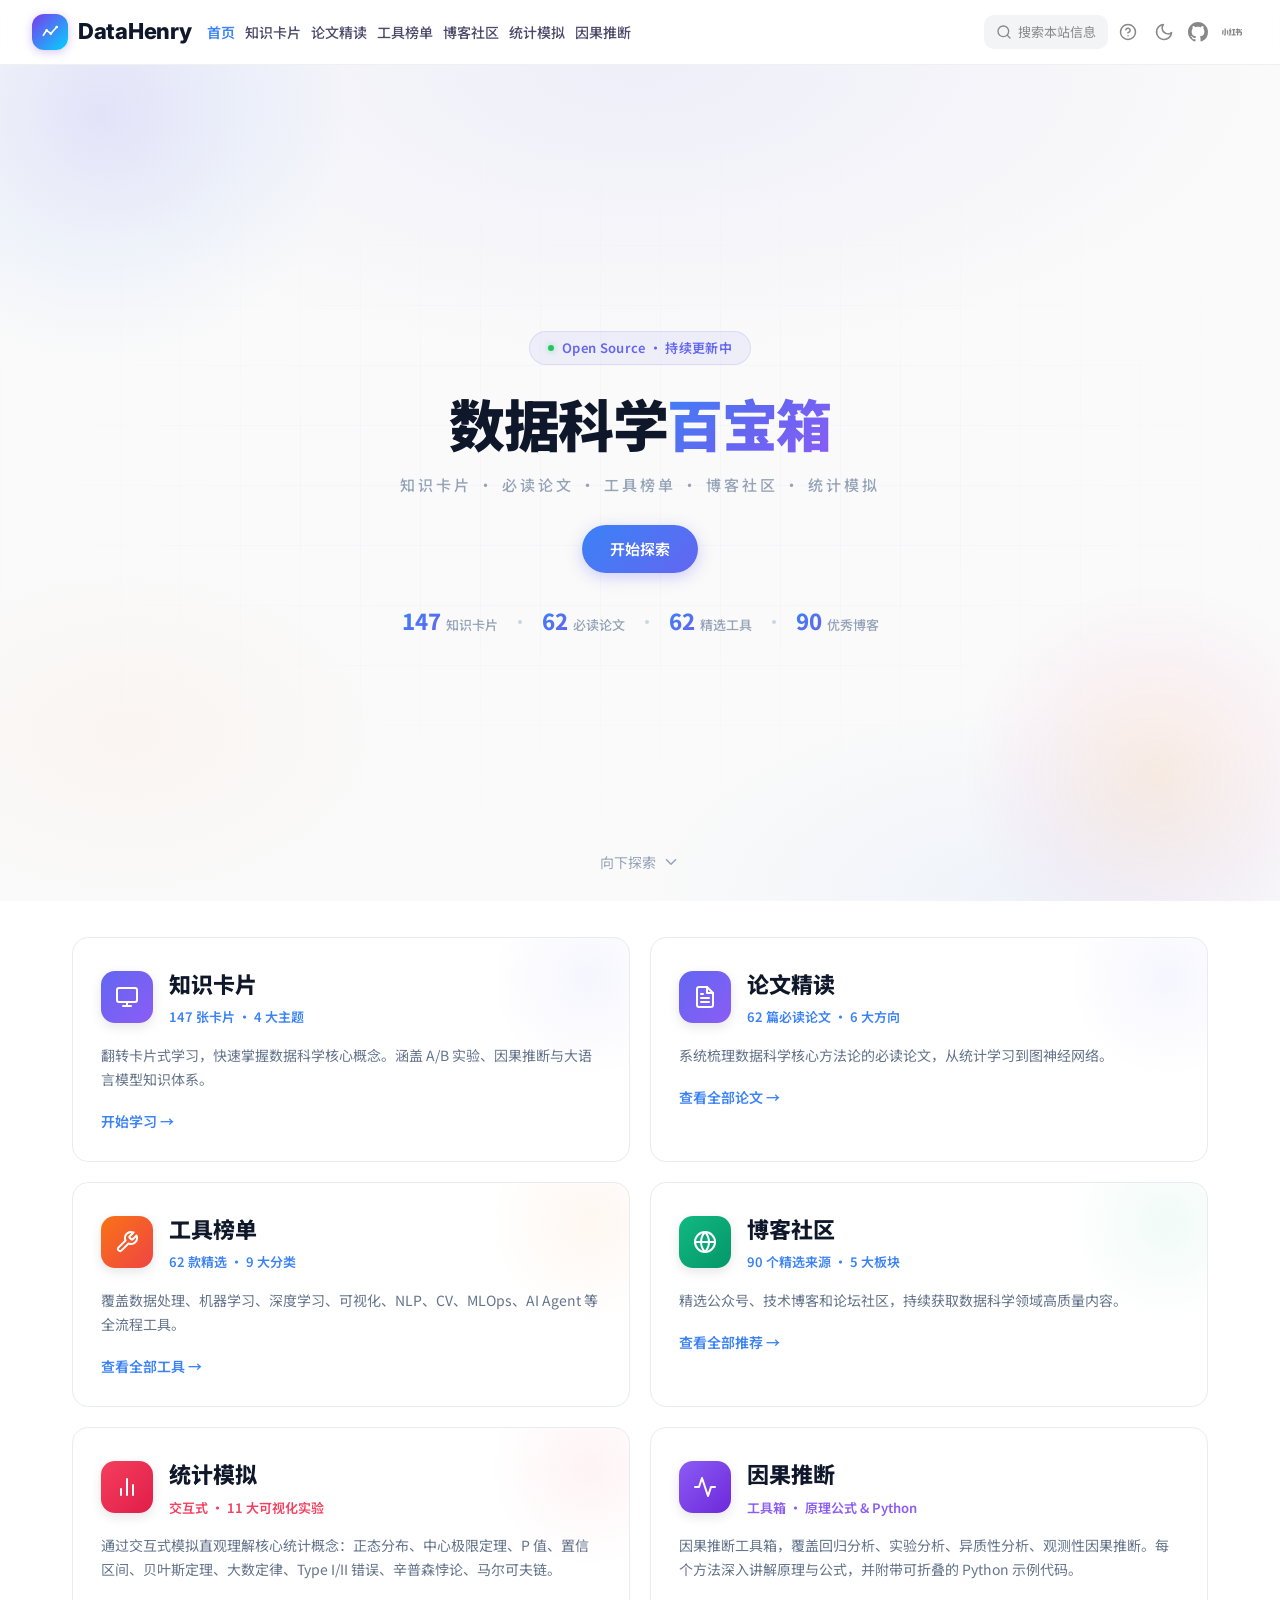
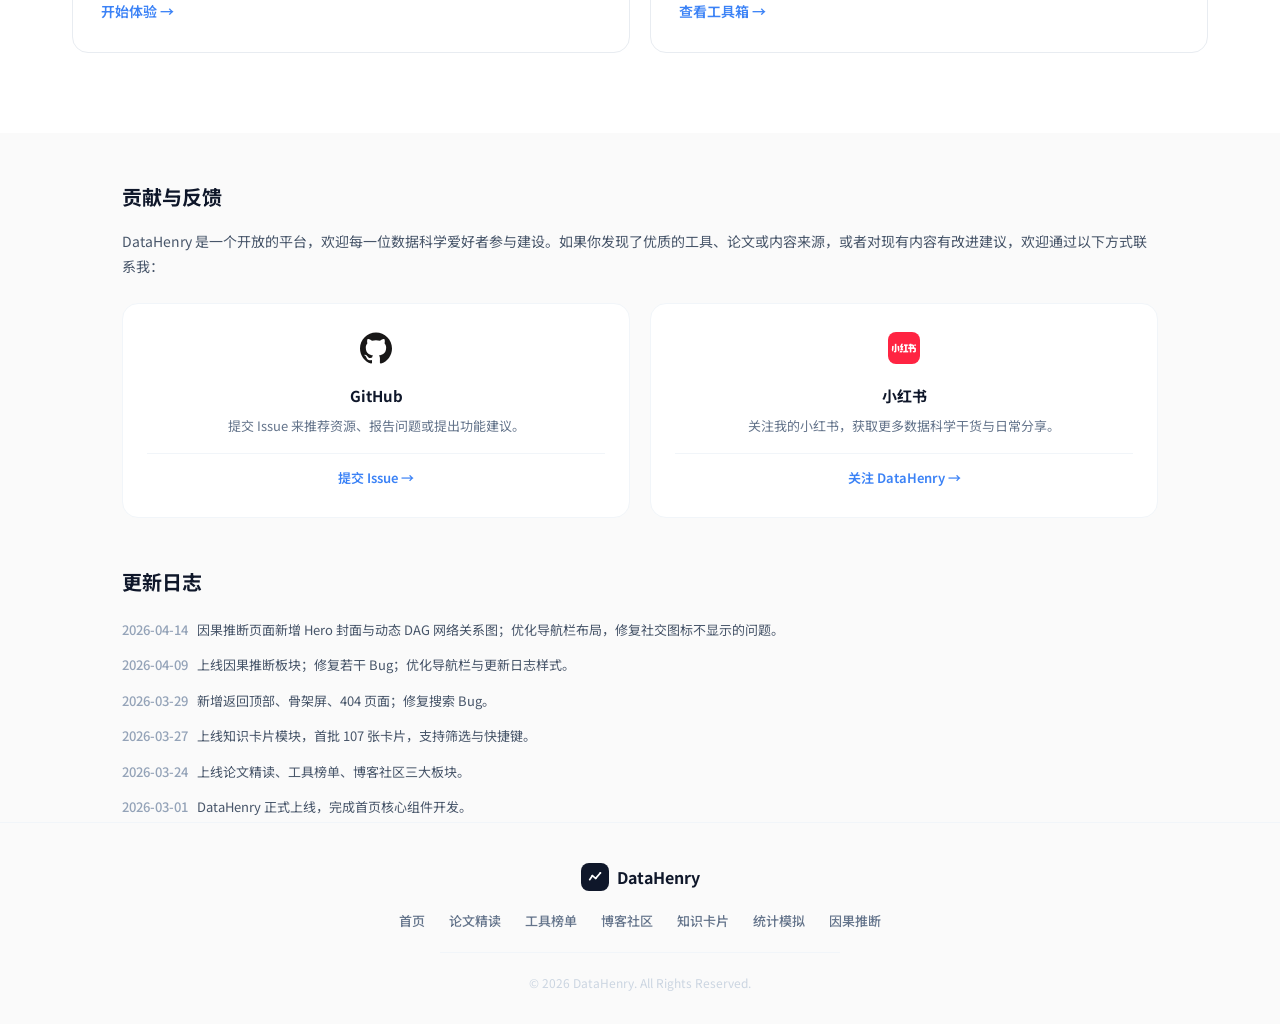
<file: index.html>
<!DOCTYPE html>
<html lang="zh-CN">
<head>
  <meta charset="UTF-8">
  <meta name="viewport" content="width=device-width, initial-scale=1.0">
  <title>DataHenry - 数据科学百宝箱 | 工具·论文·博客一站式导航</title>
  <meta name="description" content="DataHenry 数据科学百宝箱，精选 60+ 数据科学工具、必读论文与优质博客社区，覆盖数据处理、机器学习、深度学习、NLP、CV、MLOps、AI Agent 全流程。">
  <meta name="keywords" content="数据科学,机器学习,深度学习,Python,数据分析,AI工具,论文精读,DataHenry">
  <link rel="canonical" href="https://www.datahenry.com/">
  <meta property="og:title" content="DataHenry - 数据科学百宝箱">
  <meta property="og:description" content="工具·论文·博客，一站式数据科学学习导航平台">
  <meta property="og:type" content="website">
  <meta property="og:url" content="https://www.datahenry.com/">
  <meta property="og:image" content="https://www.datahenry.com/images/og-cover.png">
  <meta name="twitter:card" content="summary_large_image">
  <meta name="twitter:title" content="DataHenry - 数据科学百宝箱">
  <meta name="twitter:description" content="工具·论文·博客，一站式数据科学学习导航平台">
  <meta name="twitter:image" content="https://www.datahenry.com/images/og-cover.png">
  <!-- Google Analytics: 替换 G-XXXXXXXXXX 为真实 ID 后取消注释 -->
  <!-- <script async src="https://www.googletagmanager.com/gtag/js?id=G-XXXXXXXXXX"></script>
  <script>window.dataLayer=window.dataLayer||[];function gtag(){dataLayer.push(arguments);}gtag('js',new Date());gtag('config','G-XXXXXXXXXX');</script> -->
  <!-- 百度统计 -->
  <script>
  var _hmt = _hmt || [];
  (function() {
    var hm = document.createElement("script");
    hm.src = "https://hm.baidu.com/hm.js?59f51c7002c5b191a2f53b23c5a838da";
    var s = document.getElementsByTagName("script")[0];
    s.parentNode.insertBefore(hm, s);
  })();
  </script>
  <script src="js/theme.js"></script>
  <link rel="icon" type="image/svg+xml" href="data:image/svg+xml,<svg xmlns='http://www.w3.org/2000/svg' viewBox='0 0 100 100'><defs><linearGradient id='g' x1='0' y1='0' x2='1' y2='1'><stop offset='0%25' stop-color='%237c3aed'/><stop offset='100%25' stop-color='%2300d4ff'/></linearGradient></defs><rect rx='20' width='100' height='100' fill='url(%23g)'/><polyline points='20 65 35 45 55 55 80 25' fill='none' stroke='white' stroke-width='8' stroke-linecap='round' stroke-linejoin='round'/><circle cx='35' cy='45' r='5' fill='white'/><circle cx='55' cy='55' r='5' fill='white'/><circle cx='80' cy='25' r='5' fill='white'/></svg>">
  <link rel="stylesheet" href="css/style.css?v=20260414d">
  <link rel="stylesheet" href="css/assistant.css?v=20260324">
  <link rel="stylesheet" href="css/dark-mode.css?v=20260414d">
  <link rel="preconnect" href="https://fonts.googleapis.com">
  <link rel="preconnect" href="https://fonts.gstatic.com" crossorigin>
  <link href="https://fonts.googleapis.com/css2?family=Noto+Sans+SC:wght@400;700&family=Inter:wght@800&display=swap" rel="stylesheet">
</head>
<body>

  <!-- 顶部导航 -->
  <header class="navbar">
    <div class="navbar-inner">
      <div class="logo">
        <a href="index.html" style="display:flex;align-items:center;gap:10px;">
          <div class="logo-icon"><svg viewBox="0 0 24 24"><polyline points="4 16 8 10 13 14 20 6"/><circle cx="8" cy="10" r="1.5" fill="#fff" stroke="none"/><circle cx="13" cy="14" r="1.5" fill="#fff" stroke="none"/><circle cx="20" cy="6" r="1.5" fill="#fff" stroke="none"/></svg></div>
          <span class="logo-text">DataHenry</span>
        </a>
      </div>
      <nav class="nav-links">
        <a href="index.html" class="nav-link active">首页</a>
        <a href="pages/flashcards.html" class="nav-link">知识卡片</a>
        <a href="pages/papers.html" class="nav-link">论文精读</a>
        <a href="pages/tools.html" class="nav-link">工具榜单</a>
        <a href="pages/articles.html" class="nav-link">博客社区</a>
        <a href="pages/stat-intuition.html" class="nav-link">统计模拟</a>
        <a href="pages/causal-inference.html" class="nav-link">因果推断</a>
      </nav>
      <div class="nav-search">
        <svg width="16" height="16" viewBox="0 0 24 24" fill="none" stroke="currentColor" stroke-width="2" stroke-linecap="round" stroke-linejoin="round">
          <circle cx="11" cy="11" r="8"></circle>
          <line x1="21" y1="21" x2="16.65" y2="16.65"></line>
        </svg>
        搜索本站信息
      </div>
      <a href="#changelog" class="nav-changelog" title="更新日志">
        <svg width="18" height="18" viewBox="0 0 24 24" fill="none" stroke="currentColor" stroke-width="2" stroke-linecap="round" stroke-linejoin="round">
          <circle cx="12" cy="12" r="10"></circle>
          <path d="M9.09 9a3 3 0 0 1 5.83 1c0 2-3 3-3 3"></path>
          <line x1="12" y1="17" x2="12.01" y2="17"></line>
        </svg>
      </a>
      <div class="nav-social">
        <button class="theme-toggle" onclick="toggleTheme()" title="切换深色模式" aria-label="切换深色/浅色模式">
          <span class="icon-sun" aria-hidden="true"><svg width="20" height="20" viewBox="0 0 24 24" fill="none" stroke="currentColor" stroke-width="2" stroke-linecap="round" stroke-linejoin="round"><circle cx="12" cy="12" r="5"/><line x1="12" y1="1" x2="12" y2="3"/><line x1="12" y1="21" x2="12" y2="23"/><line x1="4.22" y1="4.22" x2="5.64" y2="5.64"/><line x1="18.36" y1="18.36" x2="19.78" y2="19.78"/><line x1="1" y1="12" x2="3" y2="12"/><line x1="21" y1="12" x2="23" y2="12"/><line x1="4.22" y1="19.78" x2="5.64" y2="18.36"/><line x1="18.36" y1="5.64" x2="19.78" y2="4.22"/></svg></span>
          <span class="icon-moon" aria-hidden="true"><svg width="20" height="20" viewBox="0 0 24 24" fill="none" stroke="currentColor" stroke-width="2" stroke-linecap="round" stroke-linejoin="round"><path d="M21 12.79A9 9 0 1111.21 3 7 7 0 0021 12.79z"/></svg></span>
        </button>
        <a href="https://github.com/datahenry99/datascience" target="_blank" rel="noopener" class="nav-github" title="GitHub" aria-label="GitHub">
          <svg width="20" height="20" viewBox="0 0 24 24" fill="currentColor"><path d="M12 0C5.37 0 0 5.37 0 12c0 5.31 3.435 9.795 8.205 11.385.6.105.825-.255.825-.57 0-.285-.015-1.23-.015-2.235-3.015.555-3.795-.735-4.035-1.41-.135-.345-.72-1.41-1.23-1.695-.42-.225-1.02-.78-.015-.795.945-.015 1.62.87 1.845 1.23 1.08 1.815 2.805 1.305 3.495.99.105-.78.42-1.305.765-1.605-2.67-.3-5.46-1.335-5.46-5.925 0-1.305.465-2.385 1.23-3.225-.12-.3-.54-1.53.12-3.18 0 0 1.005-.315 3.3 1.23.96-.27 1.98-.405 3-.405s2.04.135 3 .405c2.295-1.56 3.3-1.23 3.3-1.23.66 1.65.24 2.88.12 3.18.765.84 1.23 1.905 1.23 3.225 0 4.605-2.805 5.625-5.475 5.925.435.375.81 1.095.81 2.22 0 1.605-.015 2.895-.015 3.3 0 .315.225.69.825.57A12.02 12.02 0 0024 12c0-6.63-5.37-12-12-12z"/></svg>
        </a>
        <a href="https://xhslink.com/m/5PayTgjUO7K" target="_blank" rel="noopener" class="nav-xiaohongshu" title="小红书" aria-label="小红书">
          <svg width="20" height="20" viewBox="0 0 24 24" fill="currentColor"><path d="M22.405 9.879c.002.016.01.02.07.019h.725a.797.797 0 0 0 .78-.972.794.794 0 0 0-.884-.618.795.795 0 0 0-.692.794c0 .101-.002.666.001.777zm-11.509 4.808c-.203.001-1.353.004-1.685.003a2.528 2.528 0 0 1-.766-.126.025.025 0 0 0-.03.014L7.7 16.127a.025.025 0 0 0 .01.032c.111.06.336.124.495.124.66.01 1.32.002 1.981 0 .01 0 .02-.006.023-.015l.712-1.545a.025.025 0 0 0-.024-.036zM.477 9.91c-.071 0-.076.002-.076.01a.834.834 0 0 0-.01.08c-.027.397-.038.495-.234 3.06-.012.24-.034.389-.135.607-.026.057-.033.042.003.112.046.092.681 1.523.787 1.74.008.015.011.02.017.02.008 0 .033-.026.047-.044.147-.187.268-.391.371-.606.306-.635.44-1.325.486-1.706.014-.11.021-.22.03-.33l.204-2.616.022-.293c.003-.029 0-.033-.03-.034zm7.203 3.757a1.427 1.427 0 0 1-.135-.607c-.004-.084-.031-.39-.235-3.06a.443.443 0 0 0-.01-.082c-.004-.011-.052-.008-.076-.008h-1.48c-.03.001-.034.005-.03.034l.021.293c.076.982.153 1.964.233 2.946.05.4.186 1.085.487 1.706.103.215.223.419.37.606.015.018.037.051.048.049.02-.003.742-1.642.804-1.765.036-.07.03-.055.003-.112zm3.861-.913h-.872a.126.126 0 0 1-.116-.178l1.178-2.625a.025.025 0 0 0-.023-.035l-1.318-.003a.148.148 0 0 1-.135-.21l.876-1.954a.025.025 0 0 0-.023-.035h-1.56c-.01 0-.02.006-.024.015l-.926 2.068c-.085.169-.314.634-.399.938a.534.534 0 0 0-.02.191.46.46 0 0 0 .23.378.981.981 0 0 0 .46.119h.59c.041 0-.688 1.482-.834 1.972a.53.53 0 0 0-.023.172.465.465 0 0 0 .23.398c.15.092.342.12.475.12l1.66-.001c.01 0 .02-.006.023-.015l.575-1.28a.025.025 0 0 0-.024-.035zm-6.93-4.937H3.1a.032.032 0 0 0-.034.033c0 1.048-.01 2.795-.01 6.829 0 .288-.269.262-.28.262h-.74c-.04.001-.044.004-.04.047.001.037.465 1.064.555 1.263.01.02.03.033.051.033.157.003.767.009.938-.014.153-.02.3-.06.438-.132.3-.156.49-.419.595-.765.052-.172.075-.353.075-.533.002-2.33 0-4.66-.007-6.991a.032.032 0 0 0-.032-.032zm11.784 6.896c0-.014-.01-.021-.024-.022h-1.465c-.048-.001-.049-.002-.05-.049v-4.66c0-.072-.005-.07.07-.07h.863c.08 0 .075.004.075-.074V8.393c0-.082.006-.076-.08-.076h-3.5c-.064 0-.075-.006-.075.073v1.445c0 .083-.006.077.08.077h.854c.075 0 .07-.004.07.07v4.624c0 .095.008.084-.085.084-.37 0-1.11-.002-1.304 0-.048.001-.06.03-.06.03l-.697 1.519s-.014.025-.008.036c.006.01.013.008.058.008 1.748.003 3.495.002 5.243.002.03-.001.034-.006.035-.033v-1.539zm4.177-3.43c0 .013-.007.023-.02.024-.346.006-.692.004-1.037.004-.014-.002-.022-.01-.022-.024-.005-.434-.007-.869-.01-1.303 0-.072-.006-.071.07-.07l.733-.003c.041 0 .081.002.12.015.093.025.16.107.165.204.006.431.002 1.153.001 1.153zm2.67.244a1.953 1.953 0 0 0-.883-.222h-.18c-.04-.001-.04-.003-.042-.04V10.21c0-.132-.007-.263-.025-.394a1.823 1.823 0 0 0-.153-.53 1.533 1.533 0 0 0-.677-.71 2.167 2.167 0 0 0-1-.258c-.153-.003-.567 0-.72 0-.07 0-.068.004-.068-.065V7.76c0-.031-.01-.041-.046-.039H17.93s-.016 0-.023.007c-.006.006-.008.012-.008.023v.546c-.008.036-.057.015-.082.022h-.95c-.022.002-.028.008-.03.032v1.481c0 .09-.004.082.082.082h.913c.082 0 .072.128.072.128V11.19s.003.117-.06.117h-1.482c-.068 0-.06.082-.06.082v1.445s-.01.068.064.068h1.457c.082 0 .076-.006.076.079v3.225c0 .088-.007.081.082.081h1.43c.09 0 .082.007.082-.08v-3.27c0-.029.006-.035.033-.035l2.323-.003c.098 0 .191.02.28.061a.46.46 0 0 1 .274.407c.008.395.003.79.003 1.185 0 .259-.107.367-.33.367h-1.218c-.023.002-.029.008-.028.033.184.437.374.871.57 1.303a.045.045 0 0 0 .04.026c.17.005.34.002.51.003.15-.002.517.004.666-.01a2.03 2.03 0 0 0 .408-.075c.59-.18.975-.698.976-1.313v-1.981c0-.128-.01-.254-.034-.38 0 .078-.029-.641-.724-.998z"/></svg>
        </a>
      </div>
      <button class="nav-theme-mobile" onclick="toggleTheme()" title="切换深色模式">
        <span class="icon-sun"><svg width="20" height="20" viewBox="0 0 24 24" fill="none" stroke="currentColor" stroke-width="2" stroke-linecap="round" stroke-linejoin="round"><circle cx="12" cy="12" r="5"/><line x1="12" y1="1" x2="12" y2="3"/><line x1="12" y1="21" x2="12" y2="23"/><line x1="4.22" y1="4.22" x2="5.64" y2="5.64"/><line x1="18.36" y1="18.36" x2="19.78" y2="19.78"/><line x1="1" y1="12" x2="3" y2="12"/><line x1="21" y1="12" x2="23" y2="12"/><line x1="4.22" y1="19.78" x2="5.64" y2="18.36"/><line x1="18.36" y1="5.64" x2="19.78" y2="4.22"/></svg></span>
        <span class="icon-moon"><svg width="20" height="20" viewBox="0 0 24 24" fill="none" stroke="currentColor" stroke-width="2" stroke-linecap="round" stroke-linejoin="round"><path d="M21 12.79A9 9 0 1111.21 3 7 7 0 0021 12.79z"/></svg></span>
      </button>
      <button class="nav-search-mobile" onclick="openSearch()">
        <svg width="20" height="20" viewBox="0 0 24 24" fill="none" stroke="currentColor" stroke-width="2" stroke-linecap="round" stroke-linejoin="round"><circle cx="11" cy="11" r="8"></circle><line x1="21" y1="21" x2="16.65" y2="16.65"></line></svg>
      </button>
      <button class="nav-hamburger" onclick="toggleMobileMenu()" aria-label="打开导航菜单" aria-expanded="false">
        <svg viewBox="0 0 24 24" fill="none" stroke="currentColor" stroke-width="2" stroke-linecap="round"><line x1="3" y1="6" x2="21" y2="6"/><line x1="3" y1="12" x2="21" y2="12"/><line x1="3" y1="18" x2="21" y2="18"/></svg>
      </button>
    </div>
  </header>

  <!-- 移动端菜单 -->
  <div class="mobile-menu-overlay" onclick="toggleMobileMenu()" aria-hidden="true"></div>
  <div class="mobile-menu" role="dialog" aria-label="导航菜单">
    <!-- 品牌头部 -->
    <div class="mobile-menu-brand">
      <div class="mobile-menu-brand-left">
        <div class="mobile-menu-logo"><svg viewBox="0 0 24 24" width="20" height="20" fill="none" stroke="#fff" stroke-width="2.5" stroke-linecap="round" stroke-linejoin="round"><polyline points="4 16 8 10 13 14 20 6"/><circle cx="8" cy="10" r="1.5" fill="#fff" stroke="none"/><circle cx="13" cy="14" r="1.5" fill="#fff" stroke="none"/><circle cx="20" cy="6" r="1.5" fill="#fff" stroke="none"/></svg></div>
        <div>
          <div class="mobile-menu-brand-name">DataHenry</div>
          <div class="mobile-menu-brand-desc">数据科学导航站</div>
        </div>
      </div>
      <button class="mobile-menu-close" onclick="toggleMobileMenu()">
        <svg width="16" height="16" viewBox="0 0 24 24" fill="none" stroke="currentColor" stroke-width="2" stroke-linecap="round"><line x1="18" y1="6" x2="6" y2="18"/><line x1="6" y1="6" x2="18" y2="18"/></svg>
      </button>
    </div>

    <!-- 搜索 -->
    <div class="mobile-search-btn" onclick="toggleMobileMenu();openSearch();">
      <svg width="15" height="15" viewBox="0 0 24 24" fill="none" stroke="currentColor" stroke-width="2" stroke-linecap="round" stroke-linejoin="round"><circle cx="11" cy="11" r="8"></circle><line x1="21" y1="21" x2="16.65" y2="16.65"></line></svg>
      <span>搜索本站信息</span>
    </div>

    <!-- 导航链接 -->
    <div class="mobile-menu-links">
      <a href="index.html" class="mobile-link active">
        <span class="mobile-link-icon"><svg width="18" height="18" viewBox="0 0 24 24" fill="none" stroke="currentColor" stroke-width="2" stroke-linecap="round" stroke-linejoin="round"><path d="M3 9l9-7 9 7v11a2 2 0 0 1-2 2H5a2 2 0 0 1-2-2z"/><polyline points="9 22 9 12 15 12 15 22"/></svg></span>
        <span class="mobile-link-text">首页</span>
      </a>
      <a href="pages/flashcards.html" class="mobile-link">
        <span class="mobile-link-icon"><svg width="18" height="18" viewBox="0 0 24 24" fill="none" stroke="currentColor" stroke-width="2" stroke-linecap="round" stroke-linejoin="round"><rect x="2" y="3" width="20" height="14" rx="2" ry="2"/><line x1="8" y1="21" x2="16" y2="21"/><line x1="12" y1="17" x2="12" y2="21"/></svg></span>
        <span class="mobile-link-text">知识卡片</span>
      </a>
      <a href="pages/papers.html" class="mobile-link">
        <span class="mobile-link-icon"><svg width="18" height="18" viewBox="0 0 24 24" fill="none" stroke="currentColor" stroke-width="2" stroke-linecap="round" stroke-linejoin="round"><path d="M14 2H6a2 2 0 0 0-2 2v16a2 2 0 0 0 2 2h12a2 2 0 0 0 2-2V8z"/><polyline points="14 2 14 8 20 8"/><line x1="16" y1="13" x2="8" y2="13"/><line x1="16" y1="17" x2="8" y2="17"/></svg></span>
        <span class="mobile-link-text">论文精读</span>
      </a>
      <a href="pages/tools.html" class="mobile-link">
        <span class="mobile-link-icon"><svg width="18" height="18" viewBox="0 0 24 24" fill="none" stroke="currentColor" stroke-width="2" stroke-linecap="round" stroke-linejoin="round"><path d="M14.7 6.3a1 1 0 0 0 0 1.4l1.6 1.6a1 1 0 0 0 1.4 0l3.77-3.77a6 6 0 0 1-7.94 7.94l-6.91 6.91a2.12 2.12 0 0 1-3-3l6.91-6.91a6 6 0 0 1 7.94-7.94l-3.76 3.76z"/></svg></span>
        <span class="mobile-link-text">工具榜单</span>
      </a>
      <a href="pages/articles.html" class="mobile-link">
        <span class="mobile-link-icon"><svg width="18" height="18" viewBox="0 0 24 24" fill="none" stroke="currentColor" stroke-width="2" stroke-linecap="round" stroke-linejoin="round"><circle cx="12" cy="12" r="10"/><line x1="2" y1="12" x2="22" y2="12"/><path d="M12 2a15.3 15.3 0 0 1 4 10 15.3 15.3 0 0 1-4 10 15.3 15.3 0 0 1-4-10 15.3 15.3 0 0 1 4-10z"/></svg></span>
        <span class="mobile-link-text">博客社区</span>
      </a>
      <a href="pages/stat-intuition.html" class="mobile-link">
        <span class="mobile-link-icon"><svg width="18" height="18" viewBox="0 0 24 24" fill="none" stroke="currentColor" stroke-width="2" stroke-linecap="round" stroke-linejoin="round"><path d="M18 20V10"/><path d="M12 20V4"/><path d="M6 20v-6"/></svg></span>
        <span class="mobile-link-text">统计模拟</span>
      </a>
      <a href="pages/causal-inference.html" class="mobile-link">
        <span class="mobile-link-icon"><svg width="18" height="18" viewBox="0 0 24 24" fill="none" stroke="currentColor" stroke-width="2" stroke-linecap="round" stroke-linejoin="round"><path d="M22 12h-4l-3 9L9 3l-3 9H2"/></svg></span>
        <span class="mobile-link-text">因果推断</span>
      </a>
    </div>



    <!-- 底部 -->
    <div class="mobile-menu-footer">
      <div class="mobile-menu-footer-deco"></div>
      <p>© 2026 DataHenry</p>
    </div>
  </div>
  <script>
  function toggleMobileMenu() {
    const menu = document.querySelector('.mobile-menu');
    menu.classList.toggle('active');
    document.querySelector('.mobile-menu-overlay').classList.toggle('active');
    const isOpen = menu.classList.contains('active');
    document.body.style.overflow = isOpen ? 'hidden' : '';
    const hamburger = document.querySelector('.nav-hamburger');
    if (hamburger) hamburger.setAttribute('aria-expanded', isOpen);
  }
  </script>

  <!-- Hero 区域 -->
  <section class="hero">
    <div class="hero-bg-blur"></div>
    <div class="hero-inner hero-center">
      <div class="hero-tag">
        <span class="hero-tag-dot"></span>
        Open Source · 持续更新中
      </div>
      <h1 class="hero-title">
        数据科学<span class="hero-title-gradient">百宝箱</span>
      </h1>
      <p class="hero-subtitle">知识卡片 · 必读论文 · 工具榜单 · 博客社区 · 统计模拟</p>
      <div class="hero-cta-group">
        <a href="#explore" class="btn btn-primary hero-btn">开始探索</a>
      </div>
      <div class="hero-stats-inline">
        <div class="hero-stat-inline">
          <span class="hero-stat-num" id="stat-flashcards">--</span>
          <span class="hero-stat-txt">知识卡片</span>
        </div>
        <span class="hero-stat-dot"></span>
        <div class="hero-stat-inline">
          <span class="hero-stat-num" id="stat-papers">--</span>
          <span class="hero-stat-txt">必读论文</span>
        </div>
        <span class="hero-stat-dot"></span>
        <div class="hero-stat-inline">
          <span class="hero-stat-num" id="stat-tools">--</span>
          <span class="hero-stat-txt">精选工具</span>
        </div>
        <span class="hero-stat-dot"></span>
        <div class="hero-stat-inline">
          <span class="hero-stat-num" id="stat-articles">--</span>
          <span class="hero-stat-txt">优秀博客</span>
        </div>
      </div>
    </div>
    <!-- 浮动技术标签 -->
    <div class="hero-float-tags">
      <span class="float-tag" style="--x:-580px;--y:-180px;--delay:0s;">🐼 Pandas</span>
      <span class="float-tag" style="--x:350px;--y:-190px;--delay:0.6s;">🔥 PyTorch</span>
      <span class="float-tag" style="--x:580px;--y:-160px;--delay:1.1s;">📊 Matplotlib</span>
      <span class="float-tag" style="--x:-560px;--y:200px;--delay:0.3s;">🤖 Scikit-learn</span>
      <span class="float-tag" style="--x:540px;--y:120px;--delay:0.8s;">🧠 TensorFlow</span>
      <span class="float-tag" style="--x:-540px;--y:10px;--delay:0.5s;">🦜 LangChain</span>
      <span class="float-tag" style="--x:-400px;--y:-200px;--delay:0.9s;">🧪 AB实验</span>
      <span class="float-tag" style="--x:500px;--y:200px;--delay:1.3s;">🦀 OpenClaw</span>
    </div>
    <a href="#explore" class="hero-scroll-hint">
      <span>向下探索</span>
      <svg width="18" height="18" viewBox="0 0 24 24" fill="none" stroke="currentColor" stroke-width="2" stroke-linecap="round" stroke-linejoin="round"><polyline points="6 9 12 15 18 9"/></svg>
    </a>
  </section>

  <script>
  // 动态统计各板块数量，同步更新 Hero 统计和卡片副标题/标签
  // 标签配色表
  const tagColors = ['#3b82f6','#8b5cf6','#f97316','#10b981','#ef4444','#ec4899','#06b6d4','#f59e0b','#22c55e','#64748b'];

  function renderTags(container, names, maxShow) {
    if (!container) return;
    container.innerHTML = '';
    const show = names.slice(0, maxShow);
    const rest = names.length - maxShow;
    show.forEach((name, i) => {
      const span = document.createElement('span');
      span.className = 'explore-mini-tag';
      span.style.setProperty('--tag-color', tagColors[i % tagColors.length]);
      span.textContent = name;
      container.appendChild(span);
    });
    if (rest > 0) {
      const more = document.createElement('span');
      more.className = 'explore-mini-tag';
      more.style.setProperty('--tag-color', '#64748b');
      more.textContent = '+' + rest + ' more';
      container.appendChild(more);
    }
  }

  (async function loadStats() {
    // ===== 论文 =====
    try {
      const papersRes = await fetch('data/papers.json');
      const papersData = await papersRes.json();
      const sections = papersData.sections;
      const papersCount = sections.reduce((sum, s) => sum + s.papers.length, 0);
      const papersCats = sections.length;
      document.getElementById('stat-papers').textContent = papersCount;
      document.getElementById('card-papers-subtitle').textContent = papersCount + ' 篇必读论文 · ' + papersCats + ' 大方向';
      const paperNames = sections.map(s => s.icon + ' ' + s.title);
      renderTags(document.getElementById('card-papers-tags'), paperNames, 4);
    } catch(e) {
      document.getElementById('stat-papers').textContent = '--';
    }

    // ===== 博客与社区 =====
    try {
      const articlesRes = await fetch('data/articles.json');
      const articlesData = await articlesRes.json();
      const aSections = articlesData.sections;
      const articlesCount = aSections.reduce((sum, s) => sum + s.items.length, 0);
      const articlesCats = aSections.length;
      document.getElementById('stat-articles').textContent = articlesCount;
      document.getElementById('card-articles-subtitle').textContent = articlesCount + ' 个精选来源 · ' + articlesCats + ' 大板块';
      const articleNames = aSections.map(s => s.icon + ' ' + s.title);
      renderTags(document.getElementById('card-articles-tags'), articleNames, 4);
    } catch(e) {
      document.getElementById('stat-articles').textContent = '--';
    }

    // ===== 工具 =====
    try {
      const toolsRes = await fetch('data/tools.json');
      const toolsData = await toolsRes.json();
      const toolsCount = toolsData.tools.length;
      const catCount = toolsData.categories.length;
      const catNames = toolsData.categories.map(c => c.emoji + ' ' + c.title);
      document.getElementById('stat-tools').textContent = toolsCount;
      document.getElementById('card-tools-subtitle').textContent = toolsCount + ' 款精选 · ' + catCount + ' 大分类';
      renderTags(document.getElementById('card-tools-tags'), catNames, 4);
    } catch(e) {
      document.getElementById('stat-tools').textContent = '--';
    }

    // ===== 知识卡片 =====
    try {
      const flashRes = await fetch('data/flashcards.json');
      const flashData = await flashRes.json();
      const topics = flashData.topics;
      const flashCount = topics.reduce((sum, t) => sum + t.cardCount, 0);
      document.getElementById('stat-flashcards').textContent = flashCount;
      document.getElementById('card-flashcards-subtitle').textContent = flashCount + ' 张卡片 · ' + topics.length + ' 大主题';
    } catch(e) {
      document.getElementById('stat-flashcards').textContent = '--';
    }


  })();
  </script>

  <!-- 探索板块入口区域 -->
  <section class="explore-section" id="explore">
    <div class="explore-inner">
      <div class="explore-grid">

        <!-- 知识卡片 -->
        <a href="pages/flashcards.html" class="explore-card explore-card-flashcards">
          <div class="explore-card-glow"></div>
          <div class="explore-card-content">
            <div class="explore-card-header">
              <div class="explore-card-icon" style="background: linear-gradient(135deg, #6366f1, #8b5cf6);"><svg width="24" height="24" viewBox="0 0 24 24" fill="none" stroke="#fff" stroke-width="2" stroke-linecap="round" stroke-linejoin="round"><rect x="2" y="3" width="20" height="14" rx="2" ry="2"/><line x1="8" y1="21" x2="16" y2="21"/><line x1="12" y1="17" x2="12" y2="21"/></svg></div>
              <div class="explore-card-info">
                <h3 class="explore-card-title">知识卡片</h3>
                <p class="explore-card-subtitle" id="card-flashcards-subtitle">107 张卡片 · 3 大主题</p>
              </div>
            </div>
            <p class="explore-card-desc">翻转卡片式学习，快速掌握数据科学核心概念。涵盖 A/B 实验、因果推断与大语言模型知识体系。</p>
            <span class="explore-card-arrow">开始学习 →</span>
          </div>
        </a>

        <!-- 论文精读卡片 -->
        <a href="pages/papers.html" class="explore-card explore-card-papers">
          <div class="explore-card-glow"></div>
          <div class="explore-card-content">
            <div class="explore-card-header">
              <div class="explore-card-icon" style="background: linear-gradient(135deg, #6366f1, #8b5cf6);"><svg width="24" height="24" viewBox="0 0 24 24" fill="none" stroke="#fff" stroke-width="2" stroke-linecap="round" stroke-linejoin="round"><path d="M14 2H6a2 2 0 0 0-2 2v16a2 2 0 0 0 2 2h12a2 2 0 0 0 2-2V8z"/><polyline points="14 2 14 8 20 8"/><line x1="16" y1="13" x2="8" y2="13"/><line x1="16" y1="17" x2="8" y2="17"/><polyline points="10 9 9 9 8 9"/></svg></div>
              <div class="explore-card-info">
                <h3 class="explore-card-title">论文精读</h3>
                <p class="explore-card-subtitle" id="card-papers-subtitle">-- 篇必读论文 · -- 大方向</p>
              </div>
            </div>
            <p class="explore-card-desc">系统梳理数据科学核心方法论的必读论文，从统计学习到图神经网络。</p>
            <span class="explore-card-arrow">查看全部论文 →</span>
          </div>
        </a>

        <!-- 工具榜单卡片 -->
        <a href="pages/tools.html" class="explore-card explore-card-tools">
          <div class="explore-card-glow"></div>
          <div class="explore-card-content">
            <div class="explore-card-header">
              <div class="explore-card-icon" style="background: linear-gradient(135deg, #f97316, #ef4444);"><svg width="24" height="24" viewBox="0 0 24 24" fill="none" stroke="#fff" stroke-width="2" stroke-linecap="round" stroke-linejoin="round"><path d="M14.7 6.3a1 1 0 0 0 0 1.4l1.6 1.6a1 1 0 0 0 1.4 0l3.77-3.77a6 6 0 0 1-7.94 7.94l-6.91 6.91a2.12 2.12 0 0 1-3-3l6.91-6.91a6 6 0 0 1 7.94-7.94l-3.76 3.76z"/></svg></div>
              <div class="explore-card-info">
                <h3 class="explore-card-title">工具榜单</h3>
                <p class="explore-card-subtitle" id="card-tools-subtitle">-- 款精选 · -- 大分类</p>
              </div>
            </div>
            <p class="explore-card-desc">覆盖数据处理、机器学习、深度学习、可视化、NLP、CV、MLOps、AI Agent 等全流程工具。</p>
            <span class="explore-card-arrow">查看全部工具 →</span>
          </div>
        </a>

        <!-- 博客社区卡片 -->
        <a href="pages/articles.html" class="explore-card explore-card-articles">
          <div class="explore-card-glow"></div>
          <div class="explore-card-content">
            <div class="explore-card-header">
              <div class="explore-card-icon" style="background: linear-gradient(135deg, #10b981, #059669);"><svg width="24" height="24" viewBox="0 0 24 24" fill="none" stroke="#fff" stroke-width="2" stroke-linecap="round" stroke-linejoin="round"><circle cx="12" cy="12" r="10"/><line x1="2" y1="12" x2="22" y2="12"/><path d="M12 2a15.3 15.3 0 0 1 4 10 15.3 15.3 0 0 1-4 10 15.3 15.3 0 0 1-4-10 15.3 15.3 0 0 1 4-10z"/></svg></div>
              <div class="explore-card-info">
                <h3 class="explore-card-title">博客社区</h3>
                <p class="explore-card-subtitle" id="card-articles-subtitle">-- 个精选来源 · -- 大板块</p>
              </div>
            </div>
            <p class="explore-card-desc">精选公众号、技术博客和论坛社区，持续获取数据科学领域高质量内容。</p>
            <span class="explore-card-arrow">查看全部推荐 →</span>
          </div>
        </a>

        <!-- 统计模拟 -->
        <a href="pages/stat-intuition.html" class="explore-card explore-card-stat-intuition">
          <div class="explore-card-glow"></div>
          <div class="explore-card-content">
            <div class="explore-card-header">
              <div class="explore-card-icon" style="background: linear-gradient(135deg, #f43f5e, #e11d48);"><svg width="24" height="24" viewBox="0 0 24 24" fill="none" stroke="#fff" stroke-width="2" stroke-linecap="round" stroke-linejoin="round"><path d="M18 20V10"/><path d="M12 20V4"/><path d="M6 20v-6"/></svg></div>
              <div class="explore-card-info">
                <h3 class="explore-card-title">统计模拟</h3>
                <p class="explore-card-subtitle" style="color:#f43f5e;">交互式 · 11 大可视化实验</p>
              </div>
            </div>
            <p class="explore-card-desc">通过交互式模拟直观理解核心统计概念：正态分布、中心极限定理、P 值、置信区间、贝叶斯定理、大数定律、Type I/II 错误、辛普森悖论、马尔可夫链。</p>
            <span class="explore-card-arrow">开始体验 →</span>
          </div>
        </a>

        <!-- 因果推断 -->
        <a href="pages/causal-inference.html" class="explore-card explore-card-causal-inference">
          <div class="explore-card-glow"></div>
          <div class="explore-card-content">
            <div class="explore-card-header">
              <div class="explore-card-icon" style="background: linear-gradient(135deg, #8b5cf6, #6d28d9);"><svg width="24" height="24" viewBox="0 0 24 24" fill="none" stroke="#fff" stroke-width="2" stroke-linecap="round" stroke-linejoin="round"><path d="M22 12h-4l-3 9L9 3l-3 9H2"/></svg></div>
              <div class="explore-card-info">
                <h3 class="explore-card-title">因果推断</h3>
                <p class="explore-card-subtitle" style="color:#8b5cf6;">工具箱 · 原理公式 & Python</p>
              </div>
            </div>
            <p class="explore-card-desc">因果推断工具箱，覆盖回归分析、实验分析、异质性分析、观测性因果推断。每个方法深入讲解原理与公式，并附带可折叠的 Python 示例代码。</p>
            <span class="explore-card-arrow">查看工具箱 →</span>
          </div>
        </a>

      </div>
    </div>
  </section>

  <!-- 贡献与反馈 -->
  <section class="home-section" id="contribute">
    <div class="home-section-inner">
      <h3 class="home-section-title">贡献与反馈</h3>

      <p class="home-section-desc">DataHenry 是一个开放的平台，欢迎每一位数据科学爱好者参与建设。如果你发现了优质的工具、论文或内容来源，或者对现有内容有改进建议，欢迎通过以下方式联系我：</p>

      <div class="home-contribute-grid">
        <div class="home-contribute-card">
          <div class="home-contribute-icon">
            <svg viewBox="0 0 24 24" width="32" height="32">
              <path d="M12 .297c-6.63 0-12 5.373-12 12 0 5.303 3.438 9.8 8.205 11.385.6.113.82-.258.82-.577 0-.285-.01-1.04-.015-2.04-3.338.724-4.042-1.61-4.042-1.61C4.422 18.07 3.633 17.7 3.633 17.7c-1.087-.744.084-.729.084-.729 1.205.084 1.838 1.236 1.838 1.236 1.07 1.835 2.809 1.305 3.495.998.108-.776.417-1.305.76-1.605-2.665-.3-5.466-1.332-5.466-5.93 0-1.31.465-2.38 1.235-3.22-.135-.303-.54-1.523.105-3.176 0 0 1.005-.322 3.3 1.23.96-.267 1.98-.399 3-.405 1.02.006 2.04.138 3 .405 2.28-1.552 3.285-1.23 3.285-1.23.645 1.653.24 2.873.12 3.176.765.84 1.23 1.91 1.23 3.22 0 4.61-2.805 5.625-5.475 5.92.42.36.81 1.096.81 2.22 0 1.606-.015 2.896-.015 3.286 0 .315.21.69.825.57C20.565 22.092 24 17.592 24 12.297c0-6.627-5.373-12-12-12" fill="#181717"/>
            </svg>
          </div>
          <h4 class="home-contribute-title">GitHub</h4>
          <p class="home-contribute-desc">提交 Issue 来推荐资源、报告问题或提出功能建议。</p>
          <a class="home-contribute-link home-contribute-link-a" href="https://github.com/datahenry99/datascience/issues" target="_blank" rel="noopener">提交 Issue →</a>
        </div>

        <div class="home-contribute-card">
          <div class="home-contribute-icon">
            <img src="images/xiaohongshu-app.png" alt="小红书" width="32" height="32" style="border-radius: 8px;" />
          </div>
          <h4 class="home-contribute-title">小红书</h4>
          <p class="home-contribute-desc">关注我的小红书，获取更多数据科学干货与日常分享。</p>
          <a class="home-contribute-link home-contribute-link-a" href="https://xhslink.com/m/5PayTgjUO7K" target="_blank" rel="noopener">关注 DataHenry →</a>
        </div>
      </div>
    </div>
  </section>

  <!-- 更新日志 -->
  <section class="home-section" id="changelog">
    <div class="home-section-inner">
      <h3 class="home-section-title">更新日志</h3>

      <div class="home-changelog-scroll">
        <p class="home-changelog-entry"><span class="home-changelog-date">2026-04-14</span> 因果推断页面新增 Hero 封面与动态 DAG 网络关系图；优化导航栏布局，修复社交图标不显示的问题。</p>
        <p class="home-changelog-entry"><span class="home-changelog-date">2026-04-09</span> 上线因果推断板块；修复若干 Bug；优化导航栏与更新日志样式。</p>
        <p class="home-changelog-entry"><span class="home-changelog-date">2026-03-29</span> 新增返回顶部、骨架屏、404 页面；修复搜索 Bug。</p>
        <p class="home-changelog-entry"><span class="home-changelog-date">2026-03-27</span> 上线知识卡片模块，首批 107 张卡片，支持筛选与快捷键。</p>
        <p class="home-changelog-entry"><span class="home-changelog-date">2026-03-24</span> 上线论文精读、工具榜单、博客社区三大板块。</p>
        <p class="home-changelog-entry"><span class="home-changelog-date">2026-03-01</span> DataHenry 正式上线，完成首页核心组件开发。</p>
      </div>
    </div>
  </section>
  <footer class="footer">
    <div class="footer-inner">
      <div class="footer-brand">
        <div class="footer-brand-icon"><svg viewBox="0 0 24 24"><polyline points="4 16 8 10 13 14 20 6"/><circle cx="8" cy="10" r="1.5" fill="#fff" stroke="none"/><circle cx="13" cy="14" r="1.5" fill="#fff" stroke="none"/><circle cx="20" cy="6" r="1.5" fill="#fff" stroke="none"/></svg></div>
        DataHenry
      </div>
      <nav class="footer-nav">
        <a href="index.html">首页</a>
        <a href="pages/papers.html">论文精读</a>
        <a href="pages/tools.html">工具榜单</a>
        <a href="pages/articles.html">博客社区</a>
        <a href="pages/flashcards.html">知识卡片</a>
        <a href="pages/stat-intuition.html">统计模拟</a>
        <a href="pages/causal-inference.html">因果推断</a>
      </nav>
      <div class="footer-divider"></div>
      <p class="footer-copy">© 2026 DataHenry. All Rights Reserved.</p>
    </div>
  </footer>

  <!-- 返回顶部按钮 -->
  <button class="back-to-top" id="backToTop" onclick="window.scrollTo({top:0,behavior:'smooth'})" title="返回顶部">
    <svg viewBox="0 0 24 24" fill="none" stroke="currentColor" stroke-width="2.5" stroke-linecap="round" stroke-linejoin="round"><polyline points="18 15 12 9 6 15"/></svg>
  </button>
  <script>
  (function(){var btn=document.getElementById('backToTop');if(!btn)return;window.addEventListener('scroll',function(){btn.classList.toggle('visible',window.scrollY>400)},{passive:true});})();
  </script>

  <script src="js/search.js"></script>
  <script src="js/assistant.js"></script>
</body>
</html>
</file>
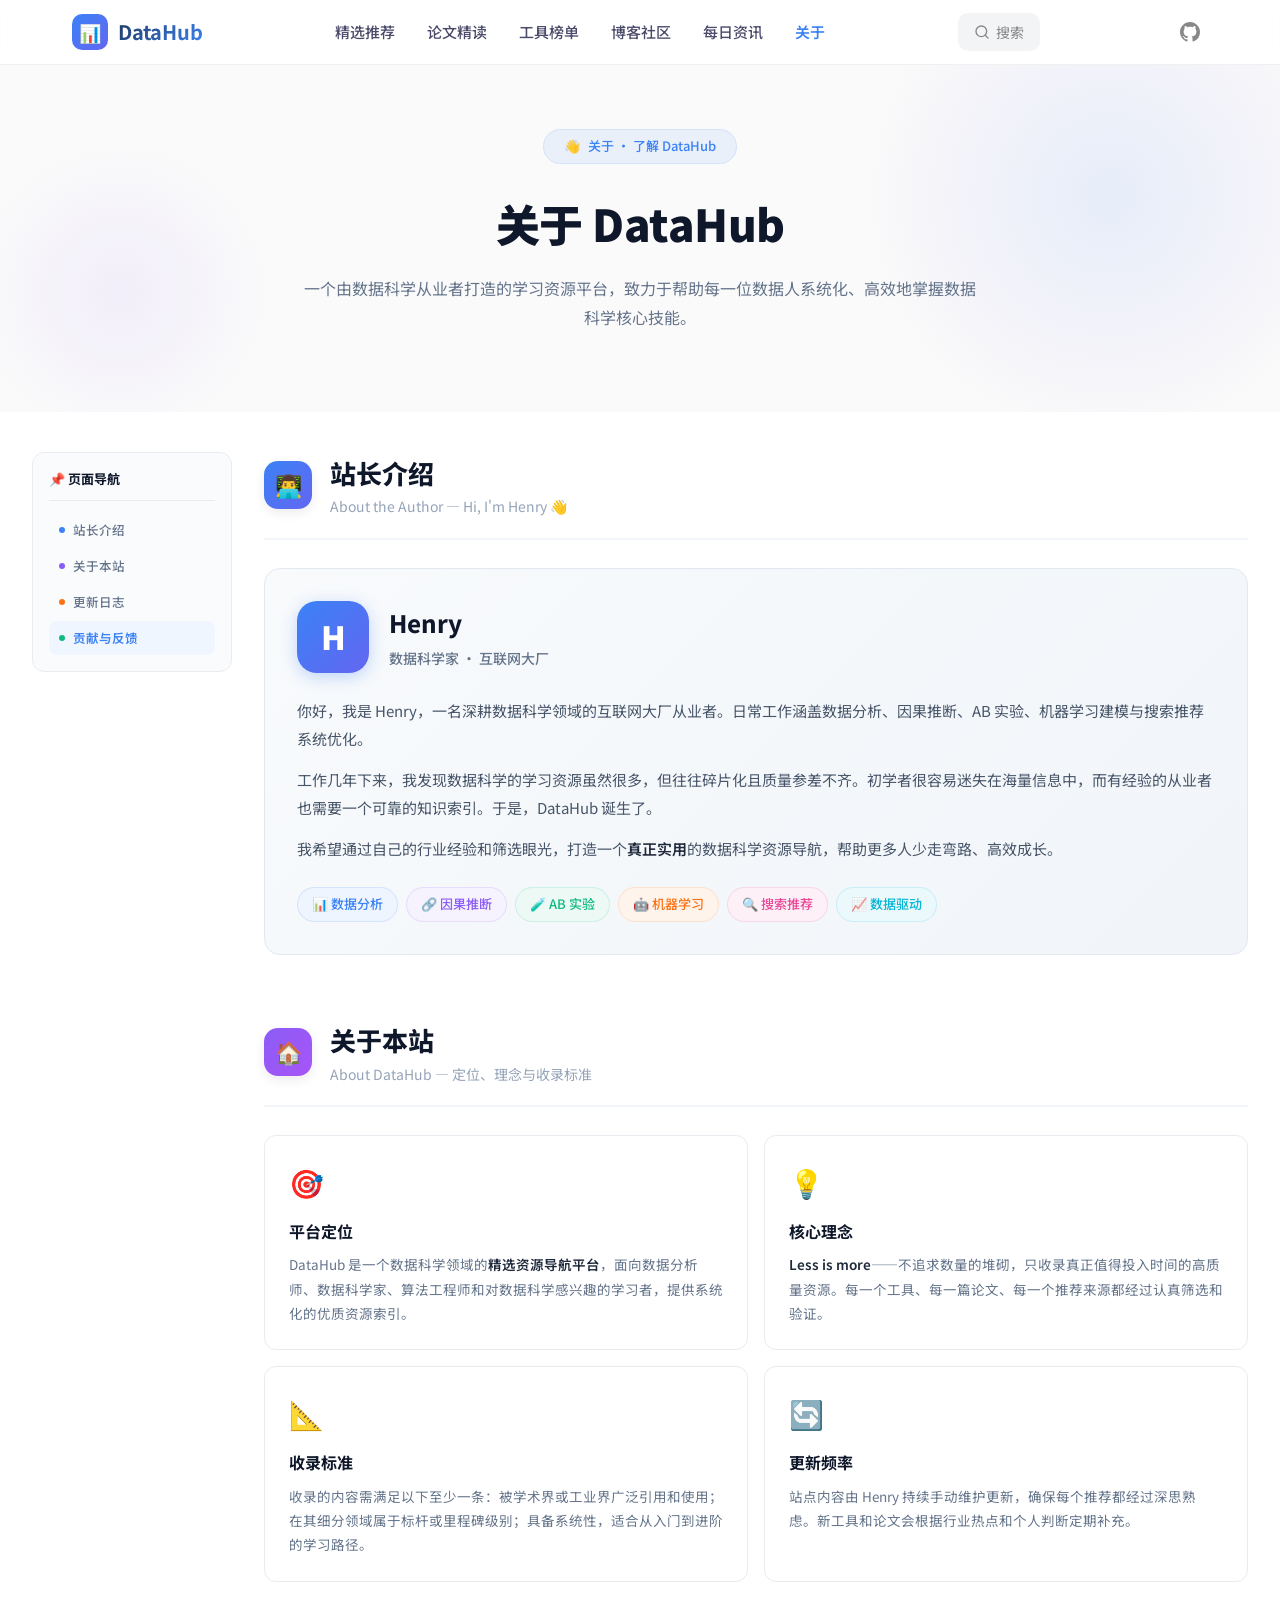
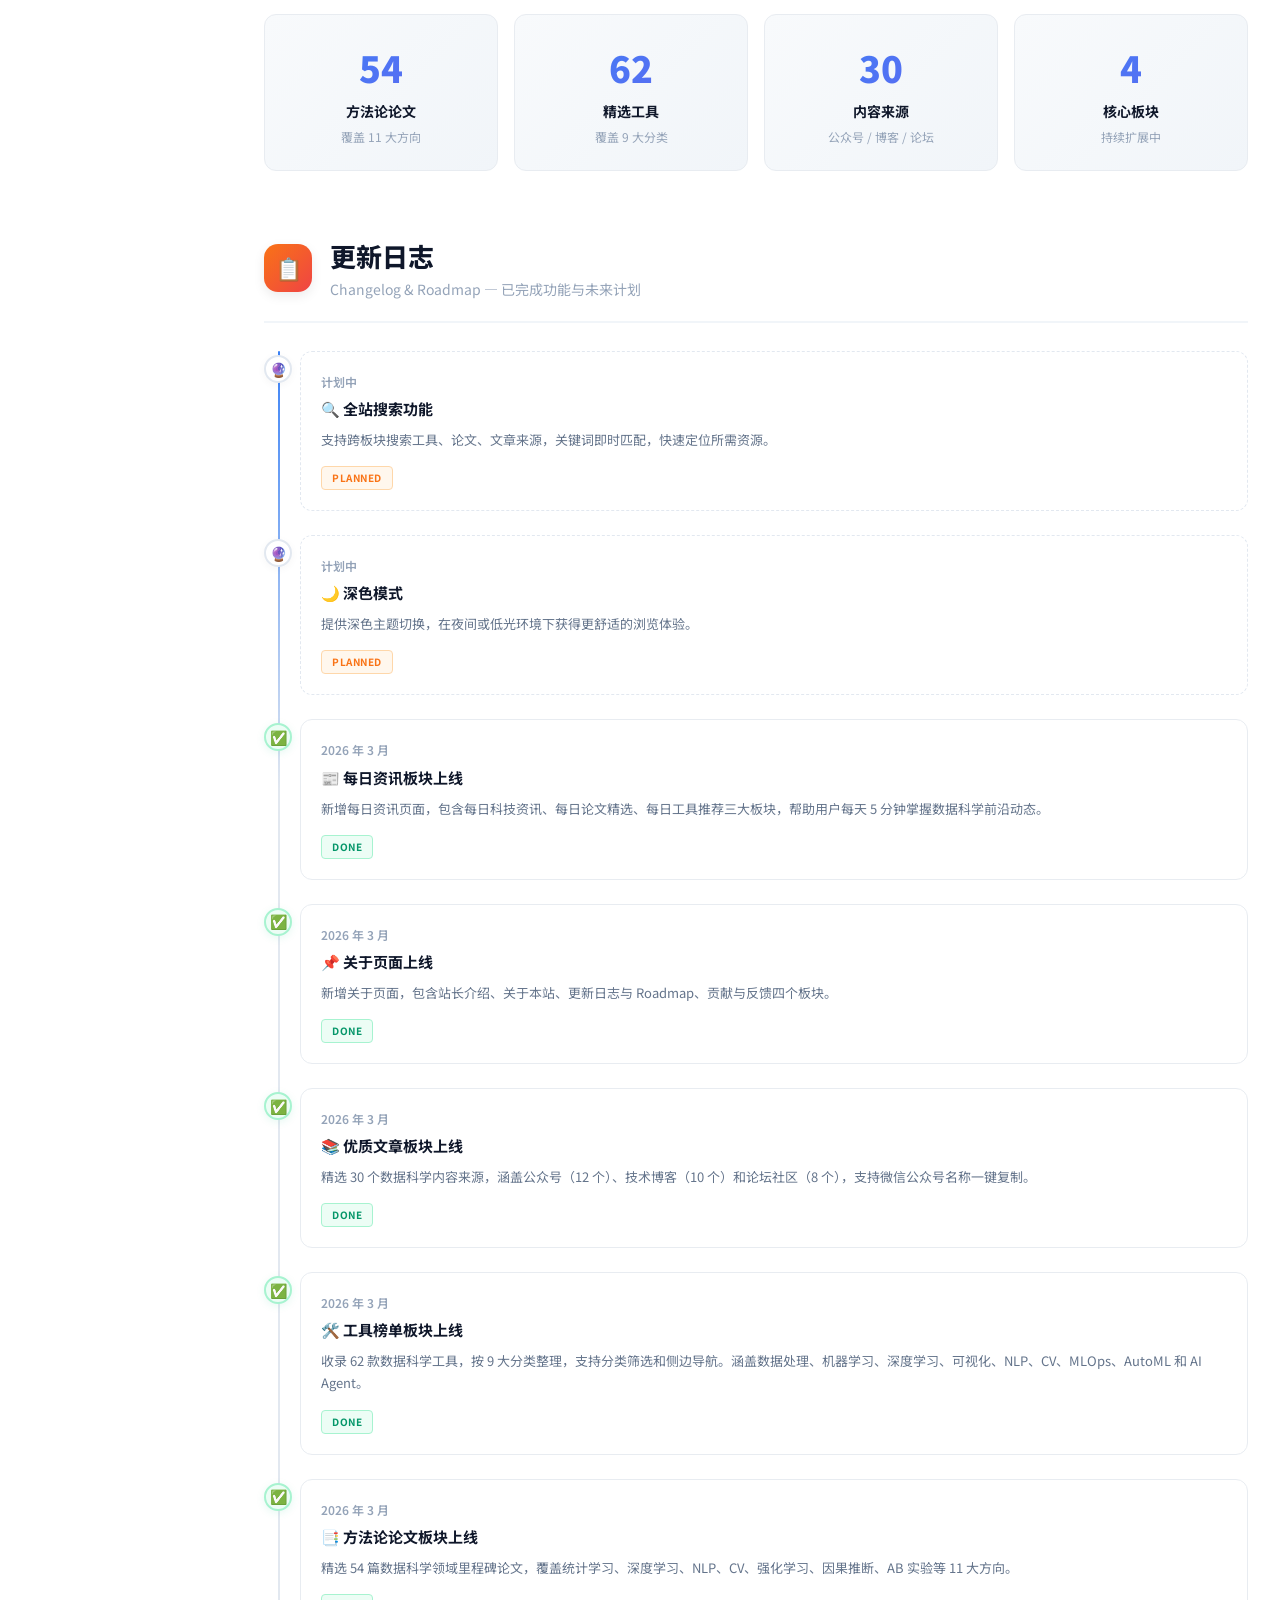
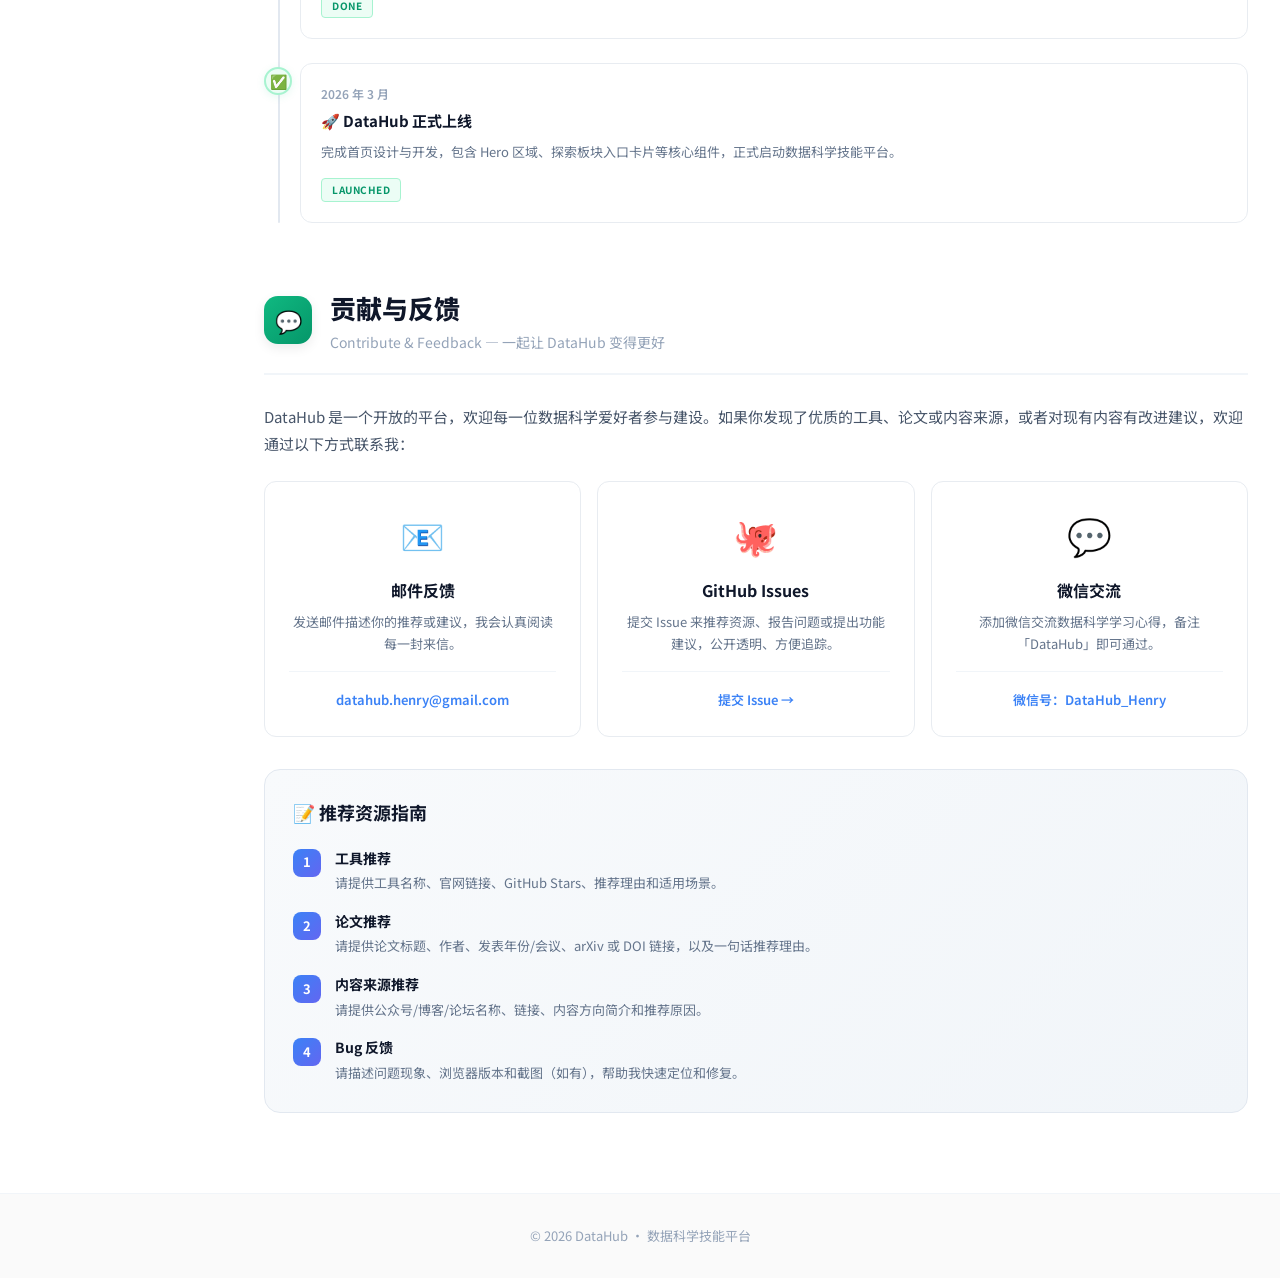
<file: about.html>
<!DOCTYPE html>
<html lang="zh-CN">
<head>
  <meta charset="UTF-8">
  <meta name="viewport" content="width=device-width, initial-scale=1.0">
  <title>关于 - DataHub</title>
  <link rel="stylesheet" href="style.css">
  <link rel="stylesheet" href="about.css">
  <link rel="preconnect" href="https://fonts.googleapis.com">
  <link href="https://fonts.googleapis.com/css2?family=Noto+Sans+SC:wght@400;500;700;900&display=swap" rel="stylesheet">
</head>
<body>

  <!-- 顶部导航 -->
  <header class="navbar">
    <div class="navbar-inner">
      <div class="logo">
        <a href="index.html" style="display:flex;align-items:center;gap:10px;">
          <div class="logo-icon">📊</div>
          <span class="logo-text">DataHub</span>
        </a>
      </div>
      <nav class="nav-links">
        <a href="index.html" class="nav-link">精选推荐</a>
        <a href="papers.html" class="nav-link">论文精读</a>
        <a href="tools.html" class="nav-link">工具榜单</a>
        <a href="articles.html" class="nav-link">博客社区</a>
        <a href="daily.html" class="nav-link">每日资讯</a>
        <a href="about.html" class="nav-link active">关于</a>
      </nav>
      <div class="nav-search">
        <svg width="16" height="16" viewBox="0 0 24 24" fill="none" stroke="currentColor" stroke-width="2" stroke-linecap="round" stroke-linejoin="round">
          <circle cx="11" cy="11" r="8"></circle>
          <line x1="21" y1="21" x2="16.65" y2="16.65"></line>
        </svg>
        搜索
      </div>
      <a href="https://github.com/datahenry99/datascience" target="_blank" class="nav-github" title="GitHub">
        <svg width="20" height="20" viewBox="0 0 24 24" fill="currentColor"><path d="M12 0C5.37 0 0 5.37 0 12c0 5.31 3.435 9.795 8.205 11.385.6.105.825-.255.825-.57 0-.285-.015-1.23-.015-2.235-3.015.555-3.795-.735-4.035-1.41-.135-.345-.72-1.41-1.23-1.695-.42-.225-1.02-.78-.015-.795.945-.015 1.62.87 1.845 1.23 1.08 1.815 2.805 1.305 3.495.99.105-.78.42-1.305.765-1.605-2.67-.3-5.46-1.335-5.46-5.925 0-1.305.465-2.385 1.23-3.225-.12-.3-.54-1.53.12-3.18 0 0 1.005-.315 3.3 1.23.96-.27 1.98-.405 3-.405s2.04.135 3 .405c2.295-1.56 3.3-1.23 3.3-1.23.66 1.65.24 2.88.12 3.18.765.84 1.23 1.905 1.23 3.225 0 4.605-2.805 5.625-5.475 5.925.435.375.81 1.095.81 2.22 0 1.605-.015 2.895-.015 3.3 0 .315.225.69.825.57A12.02 12.02 0 0024 12c0-6.63-5.37-12-12-12z"/></svg>
      </a>
    </div>
  </header>

  <!-- 页面头部 -->
  <section class="about-hero">
    <div class="about-hero-bg"></div>
    <div class="about-hero-inner">
      <div class="about-hero-tag">
        <span>👋</span> 关于 · 了解 DataHub
      </div>
      <h1 class="about-hero-title">
        关于 DataHub
      </h1>
      <p class="about-hero-desc">
        一个由数据科学从业者打造的学习资源平台，致力于帮助每一位数据人系统化、高效地掌握数据科学核心技能。
      </p>
    </div>
  </section>

  <!-- 主体内容 -->
  <section class="about-main">
    <div class="about-main-inner">

      <!-- 侧边导航 -->
      <aside class="about-sidebar">
        <div class="sidebar-title">📌 页面导航</div>
        <nav class="sidebar-nav">
          <a href="#author" class="sidebar-link" data-section="author">
            <span class="sidebar-dot" style="background: #3b82f6;"></span>
            <span>站长介绍</span>
          </a>
          <a href="#site" class="sidebar-link" data-section="site">
            <span class="sidebar-dot" style="background: #8b5cf6;"></span>
            <span>关于本站</span>
          </a>
          <a href="#changelog" class="sidebar-link" data-section="changelog">
            <span class="sidebar-dot" style="background: #f97316;"></span>
            <span>更新日志</span>
          </a>
          <a href="#contribute" class="sidebar-link" data-section="contribute">
            <span class="sidebar-dot" style="background: #10b981;"></span>
            <span>贡献与反馈</span>
          </a>
        </nav>
      </aside>

      <!-- 内容区域 -->
      <div class="about-content">

        <!-- ==================== 1. 站长介绍 ==================== -->
        <section class="about-section" id="author">
          <div class="section-header">
            <div class="section-icon" style="background: linear-gradient(135deg, #3b82f6, #6366f1);">👨‍💻</div>
            <div>
              <h2 class="section-title">站长介绍</h2>
              <p class="section-subtitle">About the Author — Hi, I'm Henry 👋</p>
            </div>
          </div>

          <div class="author-card">
            <div class="author-avatar-section">
              <div class="author-avatar">H</div>
              <div class="author-name-block">
                <h3 class="author-name">Henry</h3>
                <p class="author-role">数据科学家 · 互联网大厂</p>
              </div>
            </div>
            <div class="author-bio">
              <p>你好，我是 Henry，一名深耕数据科学领域的互联网大厂从业者。日常工作涵盖数据分析、因果推断、AB 实验、机器学习建模与搜索推荐系统优化。</p>
              <p>工作几年下来，我发现数据科学的学习资源虽然很多，但往往碎片化且质量参差不齐。初学者很容易迷失在海量信息中，而有经验的从业者也需要一个可靠的知识索引。于是，DataHub 诞生了。</p>
              <p>我希望通过自己的行业经验和筛选眼光，打造一个<strong>真正实用</strong>的数据科学资源导航，帮助更多人少走弯路、高效成长。</p>
            </div>
            <div class="author-tags">
              <span class="author-tag" style="--tag-color: #3b82f6;">📊 数据分析</span>
              <span class="author-tag" style="--tag-color: #8b5cf6;">🔗 因果推断</span>
              <span class="author-tag" style="--tag-color: #10b981;">🧪 AB 实验</span>
              <span class="author-tag" style="--tag-color: #f97316;">🤖 机器学习</span>
              <span class="author-tag" style="--tag-color: #ec4899;">🔍 搜索推荐</span>
              <span class="author-tag" style="--tag-color: #06b6d4;">📈 数据驱动</span>
            </div>
          </div>
        </section>

        <!-- ==================== 2. 关于本站 ==================== -->
        <section class="about-section" id="site">
          <div class="section-header">
            <div class="section-icon" style="background: linear-gradient(135deg, #8b5cf6, #a855f7);">🏠</div>
            <div>
              <h2 class="section-title">关于本站</h2>
              <p class="section-subtitle">About DataHub — 定位、理念与收录标准</p>
            </div>
          </div>

          <div class="site-info-grid">
            <div class="site-info-card">
              <div class="site-info-icon">🎯</div>
              <h4 class="site-info-title">平台定位</h4>
              <p class="site-info-desc">DataHub 是一个数据科学领域的<strong>精选资源导航平台</strong>，面向数据分析师、数据科学家、算法工程师和对数据科学感兴趣的学习者，提供系统化的优质资源索引。</p>
            </div>
            <div class="site-info-card">
              <div class="site-info-icon">💡</div>
              <h4 class="site-info-title">核心理念</h4>
              <p class="site-info-desc"><strong>Less is more</strong>——不追求数量的堆砌，只收录真正值得投入时间的高质量资源。每一个工具、每一篇论文、每一个推荐来源都经过认真筛选和验证。</p>
            </div>
            <div class="site-info-card">
              <div class="site-info-icon">📐</div>
              <h4 class="site-info-title">收录标准</h4>
              <p class="site-info-desc">收录的内容需满足以下至少一条：被学术界或工业界广泛引用和使用；在其细分领域属于标杆或里程碑级别；具备系统性，适合从入门到进阶的学习路径。</p>
            </div>
            <div class="site-info-card">
              <div class="site-info-icon">🔄</div>
              <h4 class="site-info-title">更新频率</h4>
              <p class="site-info-desc">站点内容由 Henry 持续手动维护更新，确保每个推荐都经过深思熟虑。新工具和论文会根据行业热点和个人判断定期补充。</p>
            </div>
          </div>

          <div class="site-stats">
            <div class="site-stat-item">
              <span class="site-stat-number">54</span>
              <span class="site-stat-label">方法论论文</span>
              <span class="site-stat-detail">覆盖 11 大方向</span>
            </div>
            <div class="site-stat-item">
              <span class="site-stat-number">62</span>
              <span class="site-stat-label">精选工具</span>
              <span class="site-stat-detail">覆盖 9 大分类</span>
            </div>
            <div class="site-stat-item">
              <span class="site-stat-number">30</span>
              <span class="site-stat-label">内容来源</span>
              <span class="site-stat-detail">公众号 / 博客 / 论坛</span>
            </div>
            <div class="site-stat-item">
              <span class="site-stat-number">4</span>
              <span class="site-stat-label">核心板块</span>
              <span class="site-stat-detail">持续扩展中</span>
            </div>
          </div>
        </section>

        <!-- ==================== 3. 更新日志 ==================== -->
        <section class="about-section" id="changelog">
          <div class="section-header">
            <div class="section-icon" style="background: linear-gradient(135deg, #f97316, #ef4444);">📋</div>
            <div>
              <h2 class="section-title">更新日志</h2>
              <p class="section-subtitle">Changelog & Roadmap — 已完成功能与未来计划</p>
            </div>
          </div>

          <div class="timeline">
            <!-- 未来计划 -->
            <div class="timeline-item future">
              <div class="timeline-marker future-marker">🔮</div>
              <div class="timeline-content">
                <div class="timeline-date">计划中</div>
                <h4 class="timeline-title">🔍 全站搜索功能</h4>
                <p class="timeline-desc">支持跨板块搜索工具、论文、文章来源，关键词即时匹配，快速定位所需资源。</p>
                <span class="timeline-badge upcoming">PLANNED</span>
              </div>
            </div>

            <div class="timeline-item future">
              <div class="timeline-marker future-marker">🔮</div>
              <div class="timeline-content">
                <div class="timeline-date">计划中</div>
                <h4 class="timeline-title">🌙 深色模式</h4>
                <p class="timeline-desc">提供深色主题切换，在夜间或低光环境下获得更舒适的浏览体验。</p>
                <span class="timeline-badge upcoming">PLANNED</span>
              </div>
            </div>

            <!-- 已完成 -->
            <div class="timeline-item done">
              <div class="timeline-marker done-marker">✅</div>
              <div class="timeline-content">
                <div class="timeline-date">2026 年 3 月</div>
                <h4 class="timeline-title">📰 每日资讯板块上线</h4>
                <p class="timeline-desc">新增每日资讯页面，包含每日科技资讯、每日论文精选、每日工具推荐三大板块，帮助用户每天 5 分钟掌握数据科学前沿动态。</p>
                <span class="timeline-badge done-badge">DONE</span>
              </div>
            </div>

            <div class="timeline-item done">
              <div class="timeline-marker done-marker">✅</div>
              <div class="timeline-content">
                <div class="timeline-date">2026 年 3 月</div>
                <h4 class="timeline-title">📌 关于页面上线</h4>
                <p class="timeline-desc">新增关于页面，包含站长介绍、关于本站、更新日志与 Roadmap、贡献与反馈四个板块。</p>
                <span class="timeline-badge done-badge">DONE</span>
              </div>
            </div>

            <div class="timeline-item done">
              <div class="timeline-marker done-marker">✅</div>
              <div class="timeline-content">
                <div class="timeline-date">2026 年 3 月</div>
                <h4 class="timeline-title">📚 优质文章板块上线</h4>
                <p class="timeline-desc">精选 30 个数据科学内容来源，涵盖公众号（12 个）、技术博客（10 个）和论坛社区（8 个），支持微信公众号名称一键复制。</p>
                <span class="timeline-badge done-badge">DONE</span>
              </div>
            </div>

            <div class="timeline-item done">
              <div class="timeline-marker done-marker">✅</div>
              <div class="timeline-content">
                <div class="timeline-date">2026 年 3 月</div>
                <h4 class="timeline-title">🛠️ 工具榜单板块上线</h4>
                <p class="timeline-desc">收录 62 款数据科学工具，按 9 大分类整理，支持分类筛选和侧边导航。涵盖数据处理、机器学习、深度学习、可视化、NLP、CV、MLOps、AutoML 和 AI Agent。</p>
                <span class="timeline-badge done-badge">DONE</span>
              </div>
            </div>

            <div class="timeline-item done">
              <div class="timeline-marker done-marker">✅</div>
              <div class="timeline-content">
                <div class="timeline-date">2026 年 3 月</div>
                <h4 class="timeline-title">📑 方法论论文板块上线</h4>
                <p class="timeline-desc">精选 54 篇数据科学领域里程碑论文，覆盖统计学习、深度学习、NLP、CV、强化学习、因果推断、AB 实验等 11 大方向。</p>
                <span class="timeline-badge done-badge">DONE</span>
              </div>
            </div>

            <div class="timeline-item done">
              <div class="timeline-marker done-marker">✅</div>
              <div class="timeline-content">
                <div class="timeline-date">2026 年 3 月</div>
                <h4 class="timeline-title">🚀 DataHub 正式上线</h4>
                <p class="timeline-desc">完成首页设计与开发，包含 Hero 区域、探索板块入口卡片等核心组件，正式启动数据科学技能平台。</p>
                <span class="timeline-badge done-badge">LAUNCHED</span>
              </div>
            </div>
          </div>
        </section>

        <!-- ==================== 4. 贡献与反馈 ==================== -->
        <section class="about-section" id="contribute">
          <div class="section-header">
            <div class="section-icon" style="background: linear-gradient(135deg, #10b981, #059669);">💬</div>
            <div>
              <h2 class="section-title">贡献与反馈</h2>
              <p class="section-subtitle">Contribute & Feedback — 一起让 DataHub 变得更好</p>
            </div>
          </div>

          <div class="contribute-intro">
            <p>DataHub 是一个开放的平台，欢迎每一位数据科学爱好者参与建设。如果你发现了优质的工具、论文或内容来源，或者对现有内容有改进建议，欢迎通过以下方式联系我：</p>
          </div>

          <div class="contribute-grid">
            <div class="contribute-card">
              <div class="contribute-icon">📧</div>
              <h4 class="contribute-title">邮件反馈</h4>
              <p class="contribute-desc">发送邮件描述你的推荐或建议，我会认真阅读每一封来信。</p>
              <div class="contribute-action">
                <span class="contribute-link">datahub.henry@gmail.com</span>
              </div>
            </div>

            <div class="contribute-card">
              <div class="contribute-icon">🐙</div>
              <h4 class="contribute-title">GitHub Issues</h4>
              <p class="contribute-desc">提交 Issue 来推荐资源、报告问题或提出功能建议，公开透明、方便追踪。</p>
              <div class="contribute-action">
                <span class="contribute-link">提交 Issue →</span>
              </div>
            </div>

            <div class="contribute-card">
              <div class="contribute-icon">💬</div>
              <h4 class="contribute-title">微信交流</h4>
              <p class="contribute-desc">添加微信交流数据科学学习心得，备注「DataHub」即可通过。</p>
              <div class="contribute-action">
                <span class="contribute-link">微信号：DataHub_Henry</span>
              </div>
            </div>
          </div>

          <div class="contribute-guidelines">
            <h4 class="guidelines-title">📝 推荐资源指南</h4>
            <div class="guidelines-list">
              <div class="guideline-item">
                <span class="guideline-number">1</span>
                <div>
                  <strong>工具推荐</strong>
                  <p>请提供工具名称、官网链接、GitHub Stars、推荐理由和适用场景。</p>
                </div>
              </div>
              <div class="guideline-item">
                <span class="guideline-number">2</span>
                <div>
                  <strong>论文推荐</strong>
                  <p>请提供论文标题、作者、发表年份/会议、arXiv 或 DOI 链接，以及一句话推荐理由。</p>
                </div>
              </div>
              <div class="guideline-item">
                <span class="guideline-number">3</span>
                <div>
                  <strong>内容来源推荐</strong>
                  <p>请提供公众号/博客/论坛名称、链接、内容方向简介和推荐原因。</p>
                </div>
              </div>
              <div class="guideline-item">
                <span class="guideline-number">4</span>
                <div>
                  <strong>Bug 反馈</strong>
                  <p>请描述问题现象、浏览器版本和截图（如有），帮助我快速定位和修复。</p>
                </div>
              </div>
            </div>
          </div>
        </section>

      </div><!-- /about-content -->
    </div><!-- /about-main-inner -->
  </section>

  <!-- Footer -->
  <footer class="footer">
    <div class="footer-inner">
      <p>© 2026 DataHub · 数据科学技能平台</p>
    </div>
  </footer>

  <script>
    // 侧边栏滚动高亮
    const sections = document.querySelectorAll('.about-section');
    const sidebarLinks = document.querySelectorAll('.sidebar-link');

    const observer = new IntersectionObserver((entries) => {
      entries.forEach(entry => {
        if (entry.isIntersecting) {
          const id = entry.target.id;
          sidebarLinks.forEach(link => {
            link.classList.toggle('active', link.dataset.section === id);
          });
        }
      });
    }, { rootMargin: '-80px 0px -60% 0px', threshold: 0 });

    sections.forEach(sec => observer.observe(sec));

    // 点击平滑滚动
    sidebarLinks.forEach(link => {
      link.addEventListener('click', (e) => {
        e.preventDefault();
        const target = document.getElementById(link.dataset.section);
        if (target) {
          target.scrollIntoView({ behavior: 'smooth', block: 'start' });
        }
      });
    });

  </script>

</body>
</html>
</file>
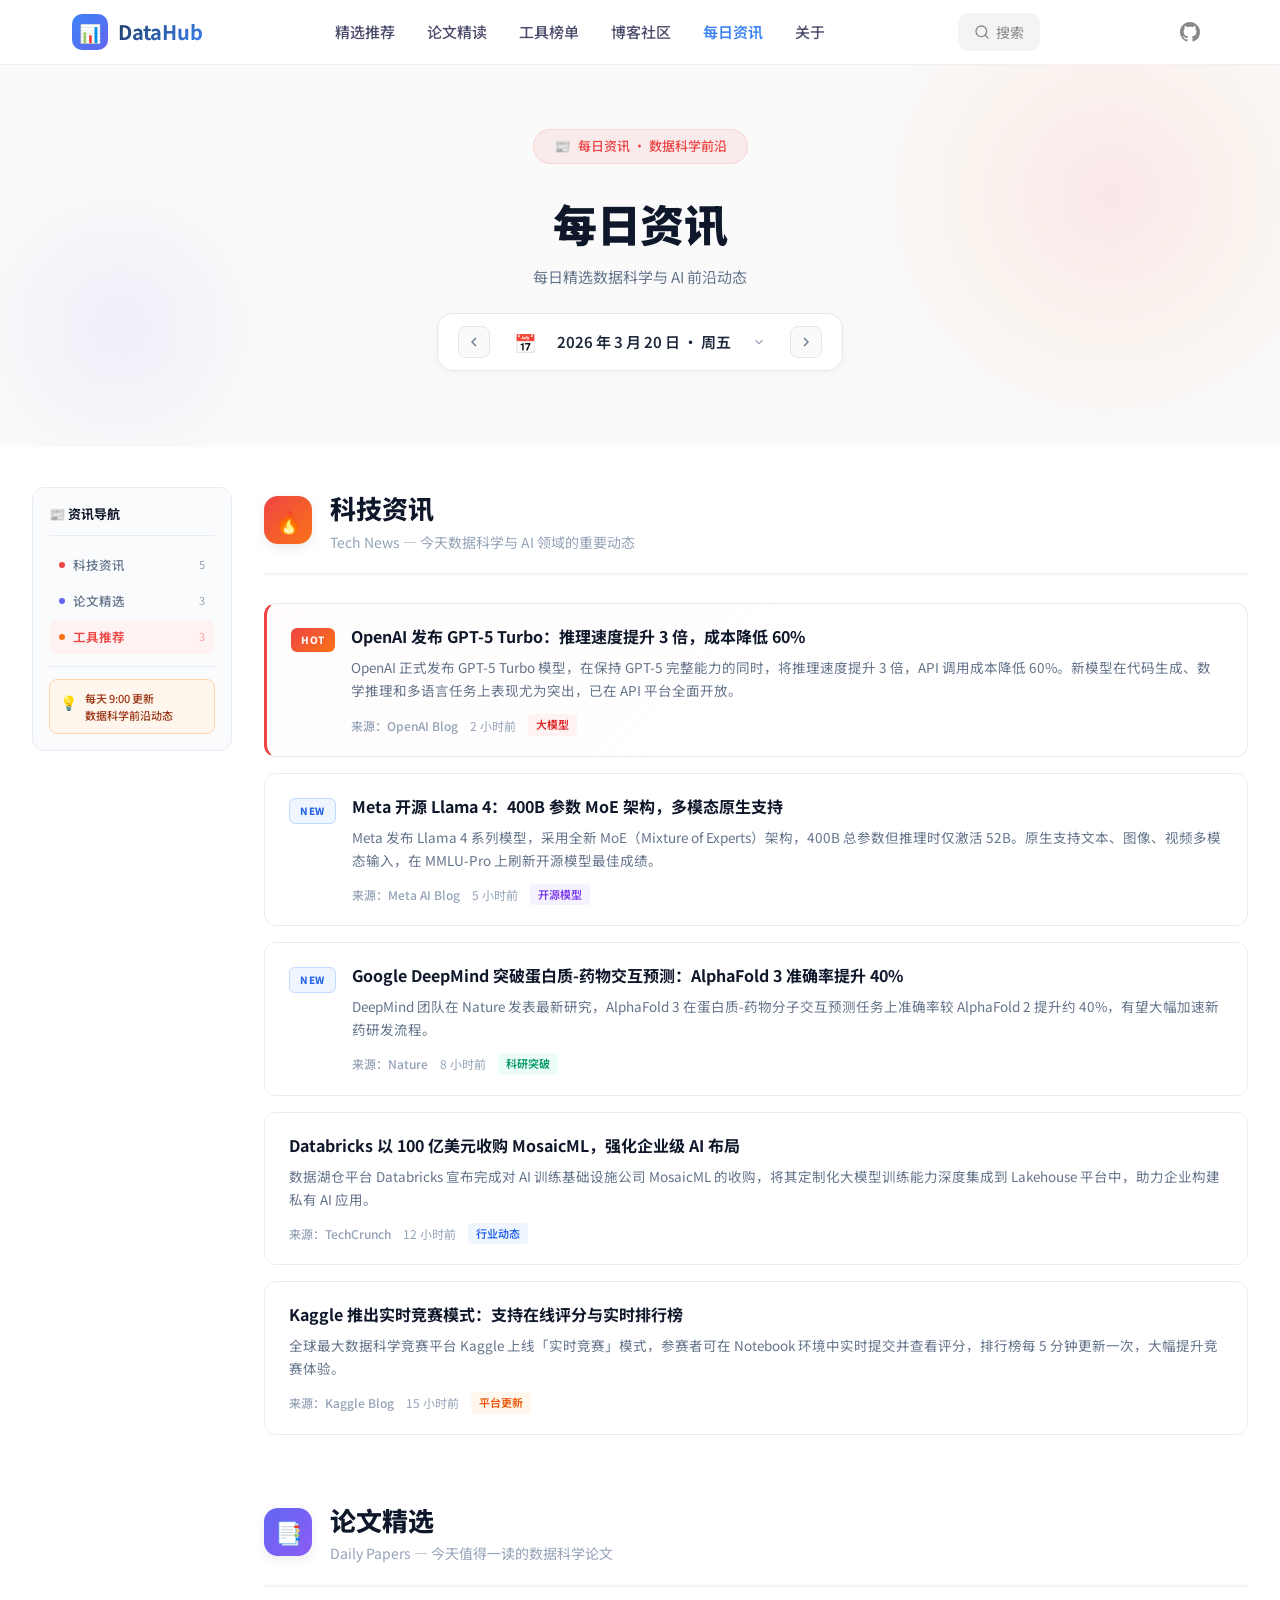
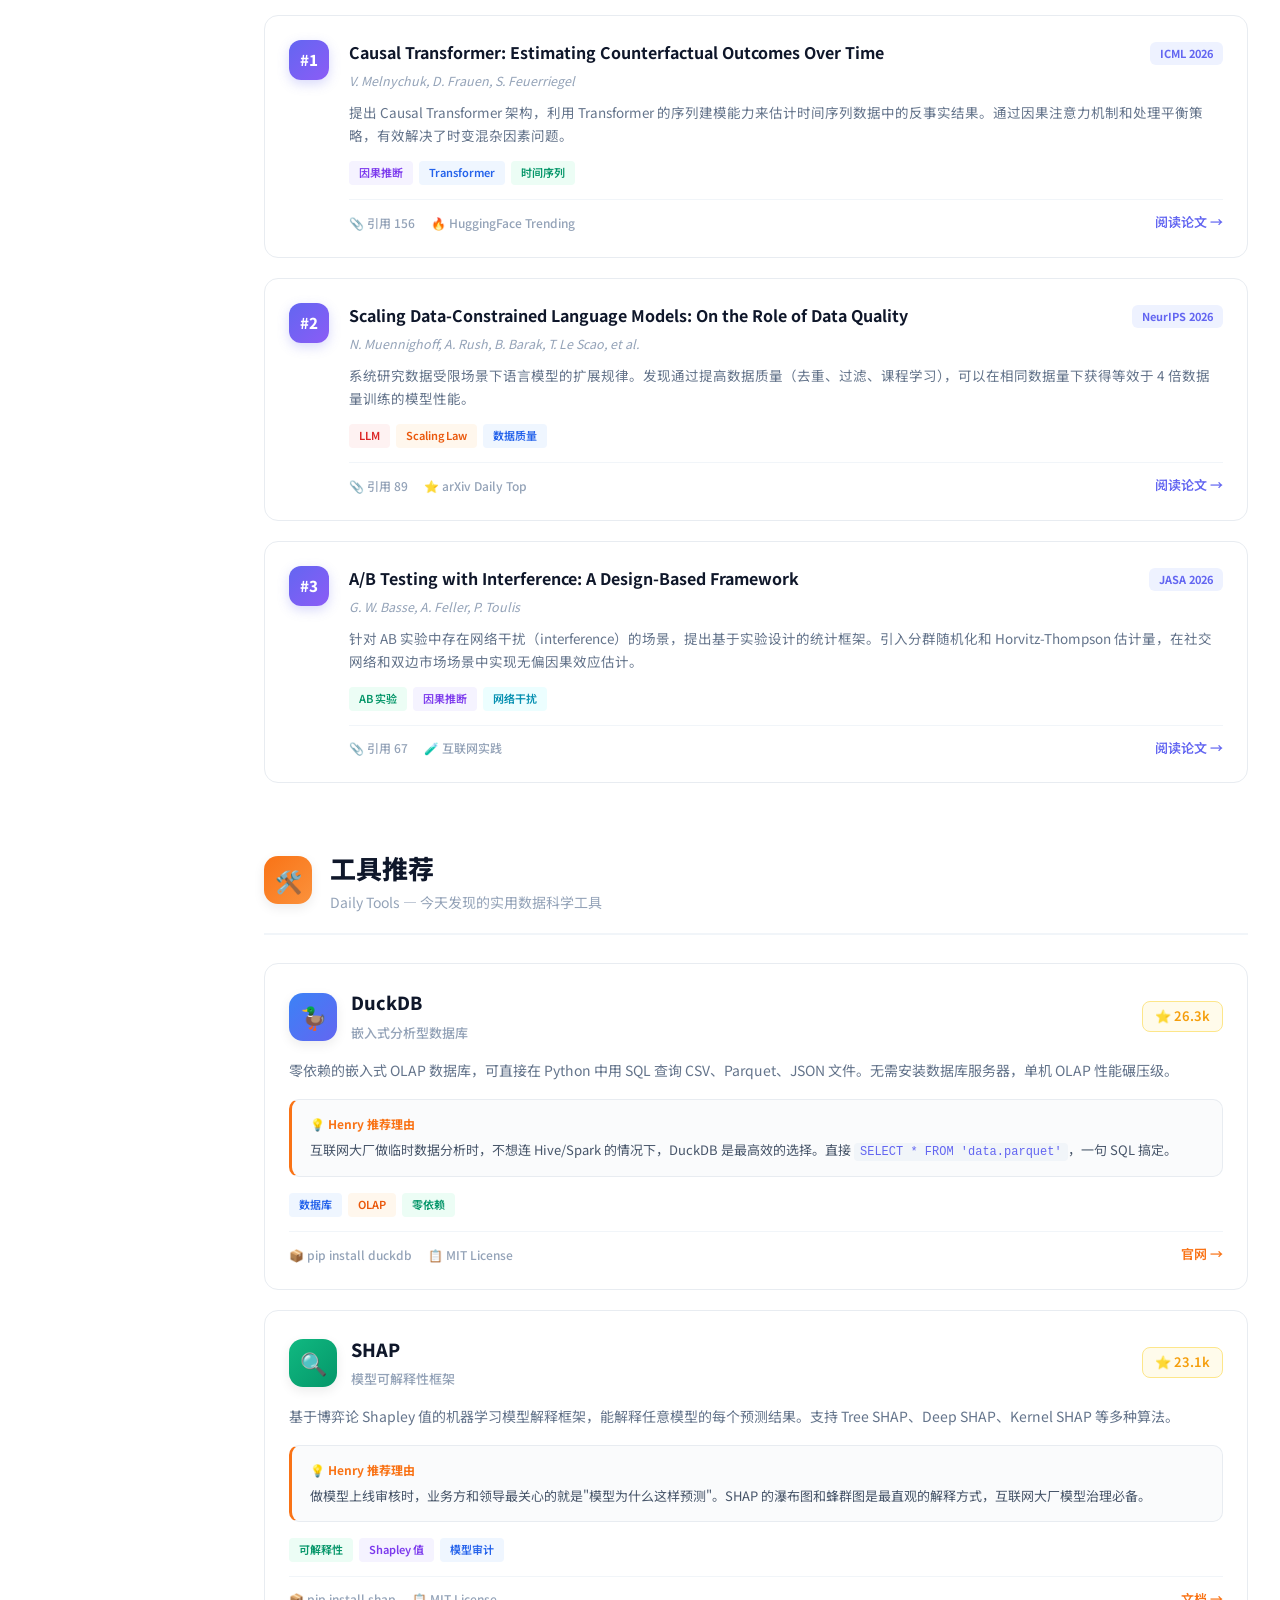
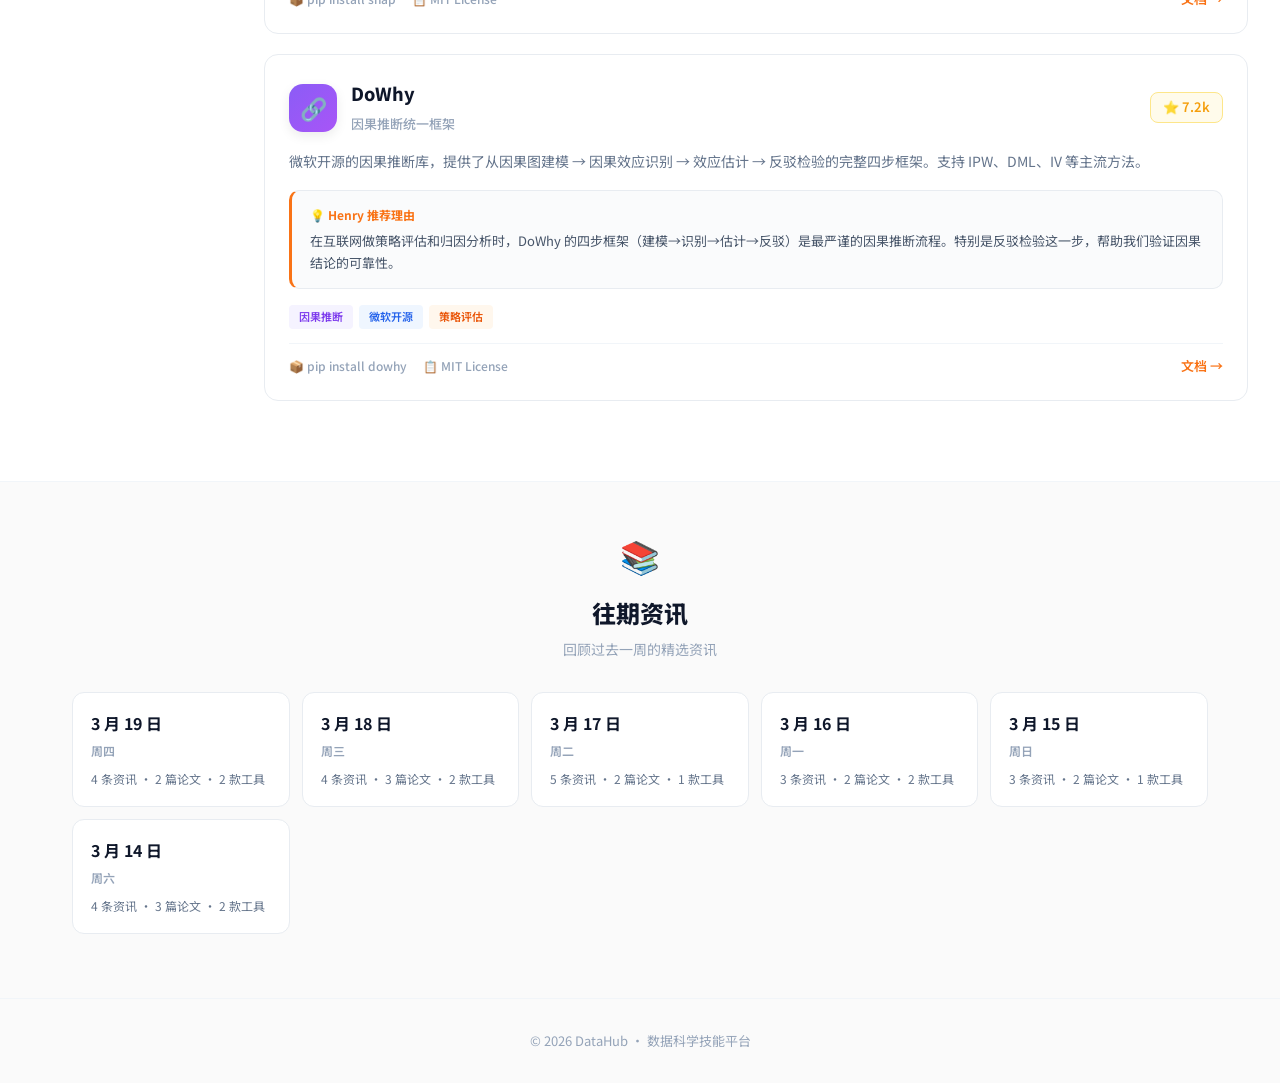
<file: daily.html>
<!DOCTYPE html>
<html lang="zh-CN">
<head>
  <meta charset="UTF-8">
  <meta name="viewport" content="width=device-width, initial-scale=1.0">
  <title>每日资讯 - DataHub</title>
  <link rel="stylesheet" href="style.css">
  <link rel="stylesheet" href="daily.css">
  <link rel="preconnect" href="https://fonts.googleapis.com">
  <link href="https://fonts.googleapis.com/css2?family=Noto+Sans+SC:wght@400;500;700;900&display=swap" rel="stylesheet">
</head>
<body>

  <!-- 顶部导航 -->
  <header class="navbar">
    <div class="navbar-inner">
      <div class="logo">
        <a href="index.html" style="display:flex;align-items:center;gap:10px;">
          <div class="logo-icon">📊</div>
          <span class="logo-text">DataHub</span>
        </a>
      </div>
      <nav class="nav-links">
        <a href="index.html" class="nav-link">精选推荐</a>
        <a href="papers.html" class="nav-link">论文精读</a>
        <a href="tools.html" class="nav-link">工具榜单</a>
        <a href="articles.html" class="nav-link">博客社区</a>
        <a href="daily.html" class="nav-link active">每日资讯</a>
        <a href="about.html" class="nav-link">关于</a>
      </nav>
      <div class="nav-search">
        <svg width="16" height="16" viewBox="0 0 24 24" fill="none" stroke="currentColor" stroke-width="2" stroke-linecap="round" stroke-linejoin="round">
          <circle cx="11" cy="11" r="8"></circle>
          <line x1="21" y1="21" x2="16.65" y2="16.65"></line>
        </svg>
        搜索
      </div>
      <a href="https://github.com/datahenry99/datascience" target="_blank" class="nav-github" title="GitHub">
        <svg width="20" height="20" viewBox="0 0 24 24" fill="currentColor"><path d="M12 0C5.37 0 0 5.37 0 12c0 5.31 3.435 9.795 8.205 11.385.6.105.825-.255.825-.57 0-.285-.015-1.23-.015-2.235-3.015.555-3.795-.735-4.035-1.41-.135-.345-.72-1.41-1.23-1.695-.42-.225-1.02-.78-.015-.795.945-.015 1.62.87 1.845 1.23 1.08 1.815 2.805 1.305 3.495.99.105-.78.42-1.305.765-1.605-2.67-.3-5.46-1.335-5.46-5.925 0-1.305.465-2.385 1.23-3.225-.12-.3-.54-1.53.12-3.18 0 0 1.005-.315 3.3 1.23.96-.27 1.98-.405 3-.405s2.04.135 3 .405c2.295-1.56 3.3-1.23 3.3-1.23.66 1.65.24 2.88.12 3.18.765.84 1.23 1.905 1.23 3.225 0 4.605-2.805 5.625-5.475 5.925.435.375.81 1.095.81 2.22 0 1.605-.015 2.895-.015 3.3 0 .315.225.69.825.57A12.02 12.02 0 0024 12c0-6.63-5.37-12-12-12z"/></svg>
      </a>
    </div>
  </header>

  <!-- 页面头部 -->
  <section class="daily-hero">
    <div class="daily-hero-bg"></div>
    <div class="daily-hero-inner">
      <div class="daily-hero-tag">
        <span>📰</span> 每日资讯 · 数据科学前沿
      </div>
      <h1 class="daily-hero-title">每日资讯</h1>
      <p class="daily-hero-desc">
        每日精选数据科学与 AI 前沿动态
      </p>
      <div class="daily-date-bar">
        <button class="date-nav-btn" id="prevDay">
          <svg width="16" height="16" viewBox="0 0 24 24" fill="none" stroke="currentColor" stroke-width="2"><polyline points="15 18 9 12 15 6"></polyline></svg>
        </button>
        <div class="date-display" id="datePickerTrigger">
          <span class="date-icon">📅</span>
          <span class="date-text" id="currentDate">2026 年 3 月 20 日 · 周五</span>
          <svg class="date-chevron" width="14" height="14" viewBox="0 0 24 24" fill="none" stroke="currentColor" stroke-width="2"><polyline points="6 9 12 15 18 9"></polyline></svg>
        </div>
        <button class="date-nav-btn" id="nextDay">
          <svg width="16" height="16" viewBox="0 0 24 24" fill="none" stroke="currentColor" stroke-width="2"><polyline points="9 18 15 12 9 6"></polyline></svg>
        </button>
        <!-- 日历面板 -->
        <div class="calendar-panel" id="calendarPanel">
          <div class="calendar-header">
            <button class="calendar-nav" id="calMonthPrev">
              <svg width="14" height="14" viewBox="0 0 24 24" fill="none" stroke="currentColor" stroke-width="2"><polyline points="15 18 9 12 15 6"></polyline></svg>
            </button>
            <span class="calendar-month" id="calMonthLabel">2026 年 3 月</span>
            <button class="calendar-nav" id="calMonthNext">
              <svg width="14" height="14" viewBox="0 0 24 24" fill="none" stroke="currentColor" stroke-width="2"><polyline points="9 18 15 12 9 6"></polyline></svg>
            </button>
          </div>
          <div class="calendar-weekdays">
            <span>日</span><span>一</span><span>二</span><span>三</span><span>四</span><span>五</span><span>六</span>
          </div>
          <div class="calendar-days" id="calendarDays"></div>
        </div>
      </div>

    </div>
  </section>

  <!-- 主体内容 -->
  <section class="daily-main">
    <div class="daily-main-inner">

      <!-- 侧边导航 -->
      <aside class="daily-sidebar">
        <div class="sidebar-title">📰 资讯导航</div>
        <nav class="sidebar-nav">
          <a href="#tech-news" class="sidebar-link" data-section="tech-news">
            <span class="sidebar-dot" style="background: #ef4444;"></span>
            <span>科技资讯</span>
            <span class="sidebar-count" id="sidebarNewsCount">5</span>
          </a>
          <a href="#daily-papers" class="sidebar-link" data-section="daily-papers">
            <span class="sidebar-dot" style="background: #6366f1;"></span>
            <span>论文精选</span>
            <span class="sidebar-count" id="sidebarPapersCount">3</span>
          </a>
          <a href="#daily-tools" class="sidebar-link" data-section="daily-tools">
            <span class="sidebar-dot" style="background: #f97316;"></span>
            <span>工具推荐</span>
            <span class="sidebar-count" id="sidebarToolsCount">3</span>
          </a>
        </nav>
        <div class="sidebar-divider"></div>
        <div class="sidebar-tip">
          <span class="sidebar-tip-icon">💡</span>
          <p>每天 9:00 更新<br>数据科学前沿动态</p>
        </div>
      </aside>

      <!-- 内容区域 -->
      <div class="daily-content" id="dailyContent">
        <!-- JS 动态渲染 -->
      </div>

    </div>
  </section>

  <!-- 历史资讯入口 -->
  <section class="daily-archive">
    <div class="daily-archive-inner">
      <div class="archive-header">
        <span class="archive-icon">📚</span>
        <h3 class="archive-title">往期资讯</h3>
        <p class="archive-desc">回顾过去一周的精选资讯</p>
      </div>
      <div class="archive-grid" id="archiveGrid">
        <!-- JS 动态渲染 -->
      </div>
    </div>
  </section>

  <!-- Footer -->
  <footer class="footer">
    <div class="footer-inner">
      <p>© 2026 DataHub · 数据科学技能平台</p>
    </div>
  </footer>

  <script>
    // ============================================================
    // 数据层：过去 7 天的每日资讯（2026-03-14 ~ 2026-03-20）
    // ============================================================
    const dailyData = {
      '2026-03-20': {
        news: [
          { hot: true, title: 'OpenAI 发布 GPT-5 Turbo：推理速度提升 3 倍，成本降低 60%', summary: 'OpenAI 正式发布 GPT-5 Turbo 模型，在保持 GPT-5 完整能力的同时，将推理速度提升 3 倍，API 调用成本降低 60%。新模型在代码生成、数学推理和多语言任务上表现尤为突出，已在 API 平台全面开放。', source: 'OpenAI Blog', time: '2 小时前', tag: '大模型', tagColor: 'red', url: 'https://openai.com/blog' },
          { isNew: true, title: 'Meta 开源 Llama 4：400B 参数 MoE 架构，多模态原生支持', summary: 'Meta 发布 Llama 4 系列模型，采用全新 MoE（Mixture of Experts）架构，400B 总参数但推理时仅激活 52B。原生支持文本、图像、视频多模态输入，在 MMLU-Pro 上刷新开源模型最佳成绩。', source: 'Meta AI Blog', time: '5 小时前', tag: '开源模型', tagColor: 'purple', url: 'https://ai.meta.com/blog/' },
          { isNew: true, title: 'Google DeepMind 突破蛋白质-药物交互预测：AlphaFold 3 准确率提升 40%', summary: 'DeepMind 团队在 Nature 发表最新研究，AlphaFold 3 在蛋白质-药物分子交互预测任务上准确率较 AlphaFold 2 提升约 40%，有望大幅加速新药研发流程。', source: 'Nature', time: '8 小时前', tag: '科研突破', tagColor: 'green', url: 'https://www.nature.com/articles/' },
          { title: 'Databricks 以 100 亿美元收购 MosaicML，强化企业级 AI 布局', summary: '数据湖仓平台 Databricks 宣布完成对 AI 训练基础设施公司 MosaicML 的收购，将其定制化大模型训练能力深度集成到 Lakehouse 平台中，助力企业构建私有 AI 应用。', source: 'TechCrunch', time: '12 小时前', tag: '行业动态', tagColor: 'blue', url: 'https://techcrunch.com/' },
          { title: 'Kaggle 推出实时竞赛模式：支持在线评分与实时排行榜', summary: '全球最大数据科学竞赛平台 Kaggle 上线「实时竞赛」模式，参赛者可在 Notebook 环境中实时提交并查看评分，排行榜每 5 分钟更新一次，大幅提升竞赛体验。', source: 'Kaggle Blog', time: '15 小时前', tag: '平台更新', tagColor: 'orange', url: 'https://www.kaggle.com/discussions' },
        ],
        papers: [
          { rank: 1, title: 'Causal Transformer: Estimating Counterfactual Outcomes Over Time', venue: 'ICML 2026', authors: 'V. Melnychuk, D. Frauen, S. Feuerriegel', abstract: '提出 Causal Transformer 架构，利用 Transformer 的序列建模能力来估计时间序列数据中的反事实结果。通过因果注意力机制和处理平衡策略，有效解决了时变混杂因素问题。', tags: [{text:'因果推断',color:'purple'},{text:'Transformer',color:'blue'},{text:'时间序列',color:'green'}], citations: 156, trending: '🔥 HuggingFace Trending', url: 'https://arxiv.org/abs/2204.07258' },
          { rank: 2, title: 'Scaling Data-Constrained Language Models: On the Role of Data Quality', venue: 'NeurIPS 2026', authors: 'N. Muennighoff, A. Rush, B. Barak, T. Le Scao, et al.', abstract: '系统研究数据受限场景下语言模型的扩展规律。发现通过提高数据质量（去重、过滤、课程学习），可以在相同数据量下获得等效于 4 倍数据量训练的模型性能。', tags: [{text:'LLM',color:'red'},{text:'Scaling Law',color:'orange'},{text:'数据质量',color:'blue'}], citations: 89, trending: '⭐ arXiv Daily Top', url: 'https://arxiv.org/abs/2305.16264' },
          { rank: 3, title: 'A/B Testing with Interference: A Design-Based Framework', venue: 'JASA 2026', authors: 'G. W. Basse, A. Feller, P. Toulis', abstract: '针对 AB 实验中存在网络干扰（interference）的场景，提出基于实验设计的统计框架。引入分群随机化和 Horvitz-Thompson 估计量，在社交网络和双边市场场景中实现无偏因果效应估计。', tags: [{text:'AB 实验',color:'green'},{text:'因果推断',color:'purple'},{text:'网络干扰',color:'cyan'}], citations: 67, trending: '🧪 互联网实践', url: 'https://arxiv.org/abs/2301.08753' },
        ],
        tools: [
          { name: 'DuckDB', tagline: '嵌入式分析型数据库', icon: '🦆', iconBg: 'linear-gradient(135deg, #3b82f6, #6366f1)', stars: '26.3k', desc: '零依赖的嵌入式 OLAP 数据库，可直接在 Python 中用 SQL 查询 CSV、Parquet、JSON 文件。无需安装数据库服务器，单机 OLAP 性能碾压级。', reason: '互联网大厂做临时数据分析时，不想连 Hive/Spark 的情况下，DuckDB 是最高效的选择。直接 <code>SELECT * FROM \'data.parquet\'</code>，一句 SQL 搞定。', tags: [{text:'数据库',color:'blue'},{text:'OLAP',color:'orange'},{text:'零依赖',color:'green'}], install: 'pip install duckdb', license: 'MIT License', url: 'https://duckdb.org', linkText: '官网 →' },
          { name: 'SHAP', tagline: '模型可解释性框架', icon: '🔍', iconBg: 'linear-gradient(135deg, #10b981, #059669)', stars: '23.1k', desc: '基于博弈论 Shapley 值的机器学习模型解释框架，能解释任意模型的每个预测结果。支持 Tree SHAP、Deep SHAP、Kernel SHAP 等多种算法。', reason: '做模型上线审核时，业务方和领导最关心的就是"模型为什么这样预测"。SHAP 的瀑布图和蜂群图是最直观的解释方式，互联网大厂模型治理必备。', tags: [{text:'可解释性',color:'green'},{text:'Shapley 值',color:'purple'},{text:'模型审计',color:'blue'}], install: 'pip install shap', license: 'MIT License', url: 'https://shap.readthedocs.io', linkText: '文档 →' },
          { name: 'DoWhy', tagline: '因果推断统一框架', icon: '🔗', iconBg: 'linear-gradient(135deg, #8b5cf6, #a855f7)', stars: '7.2k', desc: '微软开源的因果推断库，提供了从因果图建模 → 因果效应识别 → 效应估计 → 反驳检验的完整四步框架。支持 IPW、DML、IV 等主流方法。', reason: '在互联网做策略评估和归因分析时，DoWhy 的四步框架（建模→识别→估计→反驳）是最严谨的因果推断流程。特别是反驳检验这一步，帮助我们验证因果结论的可靠性。', tags: [{text:'因果推断',color:'purple'},{text:'微软开源',color:'blue'},{text:'策略评估',color:'orange'}], install: 'pip install dowhy', license: 'MIT License', url: 'https://www.pywhy.org/dowhy', linkText: '文档 →' },
        ]
      },
      '2026-03-19': {
        news: [
          { hot: true, title: 'Anthropic 发布 Claude 4：代码能力超越 GPT-5，长上下文 200K token', summary: 'Anthropic 正式发布 Claude 4 模型，在编码能力、长文档理解和数学推理上实现全面提升。支持 200K token 上下文窗口，SWE-bench 得分首次超越 GPT-5。', source: 'Anthropic Blog', time: '3 小时前', tag: '大模型', tagColor: 'red', url: 'https://www.anthropic.com/news' },
          { isNew: true, title: 'PyTorch 2.5 发布：编译模式默认启用，训练速度提升 40%', summary: 'PyTorch 发布 2.5 版本，torch.compile 默认启用，结合动态形状优化和内存高效注意力机制，整体训练速度提升 40%。新增 ExecuTorch 移动端部署支持。', source: 'PyTorch Blog', time: '6 小时前', tag: '框架更新', tagColor: 'purple', url: 'https://pytorch.org/blog/' },
          { title: 'Snowflake 收购 Neeva 团队，将 AI 搜索能力集成至数据云平台', summary: 'Snowflake 宣布完成对 AI 搜索引擎 Neeva 核心团队的整合，将其自然语言搜索能力深度集成到 Snowflake Data Cloud 中，用户可以用自然语言直接查询数据仓库。', source: 'VentureBeat', time: '10 小时前', tag: '行业动态', tagColor: 'blue', url: 'https://venturebeat.com/' },
          { title: 'GitHub Copilot 支持多文件编辑：一次性重构整个代码库', summary: 'GitHub Copilot 推出多文件编辑功能，开发者可以用自然语言描述重构需求，Copilot 自动分析依赖关系并同时修改多个文件，大幅提升大规模代码重构效率。', source: 'GitHub Blog', time: '14 小时前', tag: '开发工具', tagColor: 'orange', url: 'https://github.blog/' },
        ],
        papers: [
          { rank: 1, title: 'Double Machine Learning for Causal Inference: A Practical Guide', venue: 'Econometrica 2026', authors: 'V. Chernozhukov, D. Chetverikov, M. Demirer, et al.', abstract: '对双重机器学习（DML）方法的全面实践指南，涵盖从理论基础到工业落地的完整流程。提供了互联网场景下的大量实践案例，包括广告效果评估和定价策略优化。', tags: [{text:'因果推断',color:'purple'},{text:'DML',color:'blue'},{text:'计量经济学',color:'green'}], citations: 234, trending: '📊 经典必读', url: 'https://arxiv.org/abs/1608.00060' },
          { rank: 2, title: 'Efficient Transformers: A Survey', venue: 'ACM Computing Surveys 2026', authors: 'Y. Tay, M. Dehghani, D. Bahri, D. Metzler', abstract: '对高效 Transformer 架构的全面综述，系统梳理了稀疏注意力、线性注意力、低秩近似等主流效率优化方法，并提供了统一的实验对比基准。', tags: [{text:'Transformer',color:'blue'},{text:'模型效率',color:'orange'},{text:'综述',color:'green'}], citations: 312, trending: '🔥 高被引', url: 'https://arxiv.org/abs/2009.06732' },
        ],
        tools: [
          { name: 'Polars', tagline: '极速 DataFrame 库', icon: '🐻‍❄️', iconBg: 'linear-gradient(135deg, #3b82f6, #0ea5e9)', stars: '31.2k', desc: '基于 Rust 开发的高性能 DataFrame 库，比 Pandas 快 10-100 倍。支持惰性计算、多线程并行和流式处理，处理大数据集时内存效率极高。', reason: '处理 GB 级别的日志数据时，Pandas 经常 OOM，Polars 的惰性计算和流式处理完美解决了这个问题。语法也比 Spark 简洁得多。', tags: [{text:'数据处理',color:'blue'},{text:'高性能',color:'orange'},{text:'Rust',color:'red'}], install: 'pip install polars', license: 'MIT License', url: 'https://pola.rs', linkText: '官网 →' },
          { name: 'Weights & Biases', tagline: 'ML 实验追踪平台', icon: '📊', iconBg: 'linear-gradient(135deg, #f59e0b, #d97706)', stars: '18.7k', desc: '业界领先的机器学习实验追踪和可视化平台，支持自动记录超参数、指标、模型版本。内置协作功能，团队成员可以共享和对比实验结果。', reason: '在大厂做模型迭代，最怕的就是实验管理混乱。W&B 的实验对比和 sweep 自动调参功能，帮我们把模型迭代效率提升了 3 倍。', tags: [{text:'实验追踪',color:'orange'},{text:'可视化',color:'blue'},{text:'MLOps',color:'purple'}], install: 'pip install wandb', license: 'MIT License', url: 'https://wandb.ai', linkText: '官网 →' },
        ]
      },
      '2026-03-18': {
        news: [
          { hot: true, title: 'Google 发布 Gemini 2.0 Flash：多模态推理速度翻倍', summary: 'Google 发布 Gemini 2.0 Flash 模型，在保持 Gemini 2.0 Pro 90% 能力的同时，推理速度提升 2 倍。特别在图表理解、数据分析类任务上表现出色。', source: 'Google AI Blog', time: '4 小时前', tag: '大模型', tagColor: 'red', url: 'https://blog.google/technology/ai/' },
          { isNew: true, title: 'Hugging Face 推出 Inference Endpoints 2.0：一键部署任意模型', summary: 'Hugging Face 发布全新推理端点服务，支持一键部署 Hub 上任意模型，内置自动扩缩容和 A/B 测试功能，每小时最低 $0.06 起。', source: 'Hugging Face Blog', time: '7 小时前', tag: '平台更新', tagColor: 'orange', url: 'https://huggingface.co/blog' },
          { title: 'Nvidia 发布 H200 GPU：HBM3e 内存翻倍，大模型推理成本降低 50%', summary: 'Nvidia 正式发售 H200 GPU，搭载 141GB HBM3e 高带宽内存，较 H100 内存带宽提升 70%。在 Llama 70B 推理任务上吞吐量提升 2 倍。', source: 'Nvidia Newsroom', time: '11 小时前', tag: '硬件', tagColor: 'green', url: 'https://nvidianews.nvidia.com/' },
          { title: 'Apache Spark 4.0 发布：原生支持 Python UDF 向量化执行', summary: 'Apache Spark 4.0 正式发布，最大亮点是 Python UDF 原生向量化执行，性能提升 5-10 倍。新增 Structured Streaming 2.0 引擎和 Spark Connect 远程调用协议。', source: 'Apache Blog', time: '16 小时前', tag: '大数据', tagColor: 'blue', url: 'https://spark.apache.org/news/' },
        ],
        papers: [
          { rank: 1, title: 'Debiased Machine Learning for Average Treatment Effects', venue: 'Annals of Statistics 2026', authors: 'V. Chernozhukov, D. Chetverikov, K. Kato', abstract: '提出去偏机器学习框架用于估计平均处理效应（ATE），通过交叉拟合和 Neyman 正交化条件消除正则化偏差。在高维协变量场景中实现了 √n 一致性和渐近正态性。', tags: [{text:'因果推断',color:'purple'},{text:'ATE',color:'blue'},{text:'去偏',color:'green'}], citations: 178, trending: '📊 方法论经典', url: 'https://arxiv.org/abs/1608.00060' },
          { rank: 2, title: 'LoRA: Low-Rank Adaptation of Large Language Models', venue: 'ICLR 2026', authors: 'E. J. Hu, Y. Shen, P. Wallis, et al.', abstract: '提出低秩自适应方法 LoRA，通过在预训练模型权重旁注入可训练的低秩分解矩阵实现高效微调。仅需训练原模型 0.1% 的参数即可达到全量微调 97% 的效果。', tags: [{text:'LLM',color:'red'},{text:'参数高效微调',color:'orange'},{text:'LoRA',color:'blue'}], citations: 856, trending: '🔥 高被引经典', url: 'https://arxiv.org/abs/2106.09685' },
          { rank: 3, title: 'Synthetic Controls: A Bayesian Perspective', venue: 'JRSS-B 2026', authors: 'M. Brodersen, F. Gallusser, J. Koehler, et al.', abstract: '从贝叶斯视角重新审视合成控制法（Synthetic Control Method），提出 Bayesian Structural Time Series 框架，可自动量化干预效应的不确定性，并提供自然的置信区间估计。', tags: [{text:'因果推断',color:'purple'},{text:'合成控制法',color:'cyan'},{text:'贝叶斯',color:'green'}], citations: 98, trending: '🧪 Google 出品', url: 'https://arxiv.org/abs/1506.00356' },
        ],
        tools: [
          { name: 'CausalML', tagline: 'Uber 因果推断库', icon: '🎯', iconBg: 'linear-gradient(135deg, #6366f1, #8b5cf6)', stars: '5.1k', desc: 'Uber 开源的因果推断和 Uplift Modeling 库。提供了 S-Learner、T-Learner、X-Learner、CATE 等多种异质性因果效应估计方法，专为 AB 实验场景设计。', reason: '做千人千面个性化策略时，CausalML 的 Uplift Modeling 能帮你找到「对谁做干预最有效」，比传统 AB 只看平均效应精细得多。', tags: [{text:'因果推断',color:'purple'},{text:'Uplift',color:'blue'},{text:'个性化',color:'orange'}], install: 'pip install causalml', license: 'Apache 2.0', url: 'https://causalml.readthedocs.io', linkText: '文档 →' },
          { name: 'Great Expectations', tagline: '数据质量验证框架', icon: '✅', iconBg: 'linear-gradient(135deg, #10b981, #059669)', stars: '10.2k', desc: '业界领先的数据质量验证框架，支持对数据管道中的数据进行自动化质量检查。内置 300+ 种 Expectation（如空值检查、分布检测、Schema 验证），可无缝集成到 Airflow/Prefect 中。', reason: '数据管道最怕的就是上游数据悄悄变了，导致下游模型效果劣化。Great Expectations 可以在管道中自动埋点检测数据漂移，提前预警。', tags: [{text:'数据质量',color:'green'},{text:'数据管道',color:'blue'},{text:'自动化',color:'orange'}], install: 'pip install great_expectations', license: 'Apache 2.0', url: 'https://greatexpectations.io', linkText: '官网 →' },
        ]
      },
      '2026-03-17': {
        news: [
          { hot: true, title: 'xAI 开源 Grok-2：训练代码 + 权重完全开放', summary: 'Elon Musk 旗下 xAI 兑现承诺完全开源 Grok-2 模型，包括训练代码、数据预处理流程和模型权重。这是迄今为止最大的完全开源 LLM 项目，引发社区广泛关注。', source: 'xAI Blog', time: '2 小时前', tag: '开源模型', tagColor: 'purple', url: 'https://x.ai/' },
          { isNew: true, title: 'arXiv 推出 AI 论文摘要功能：一键生成结构化中文解读', summary: 'arXiv 上线 AI 辅助摘要功能，支持对任意论文生成结构化摘要，包含研究动机、方法、实验结果和局限性。同时支持中文、日文等多语言翻译。', source: 'arXiv Blog', time: '5 小时前', tag: '学术工具', tagColor: 'green', url: 'https://info.arxiv.org/about/' },
          { title: 'Microsoft 将 Copilot 集成至 Power BI：自然语言生成报表', summary: 'Microsoft 宣布 Power BI 全面集成 Copilot AI 助手，用户可以用自然语言描述分析需求，自动生成可视化报表。支持数据洞察自动发现和异常检测。', source: 'Microsoft Blog', time: '9 小时前', tag: 'BI 工具', tagColor: 'blue', url: 'https://blogs.microsoft.com/blog/' },
          { title: 'Airflow 3.0 发布预告：全新 DAG 编排引擎和原生 Kubernetes 支持', summary: 'Apache Airflow 公布 3.0 版本路线图，将引入全新的事件驱动 DAG 编排引擎，原生 Kubernetes 任务执行器，以及重新设计的 Web UI。预计 Q2 正式发布。', source: 'Airflow Blog', time: '13 小时前', tag: '数据工程', tagColor: 'orange', url: 'https://airflow.apache.org/blog/' },
          { title: 'Kaggle 举办首届 LLM 安全挑战赛：奖金 50 万美元', summary: 'Kaggle 联合 Google DeepMind 举办首届 LLM 安全与对齐挑战赛，参赛者需要开发能检测和防御 LLM 越狱攻击的算法。总奖金 50 万美元，是 Kaggle 有史以来最高奖金竞赛之一。', source: 'Kaggle Blog', time: '18 小时前', tag: '竞赛', tagColor: 'red', url: 'https://www.kaggle.com/competitions' },
        ],
        papers: [
          { rank: 1, title: 'Attention Is All You Need (Revisited): A 2026 Perspective', venue: 'Nature Reviews 2026', authors: 'A. Vaswani, N. Shazeer, N. Parmar, et al.', abstract: 'Transformer 论文原作者团队回顾 Attention Is All You Need 发表以来的发展历程，分析 Transformer 在各领域的成功应用，并展望下一代注意力机制的研究方向。', tags: [{text:'Transformer',color:'blue'},{text:'综述',color:'green'},{text:'里程碑',color:'orange'}], citations: 120000, trending: '🏆 经典回顾', url: 'https://arxiv.org/abs/1706.03762' },
          { rank: 2, title: 'Heterogeneous Treatment Effects in Stratified Randomized Experiments', venue: 'JASA 2026', authors: 'S. Athey, G. Imbens', abstract: '提出在分层随机实验中估计异质性处理效应的新方法。通过 Causal Forest 与分层设计的结合，在互联网 AB 实验中实现更精准的个性化效应估计。', tags: [{text:'AB 实验',color:'green'},{text:'因果推断',color:'purple'},{text:'Causal Forest',color:'blue'}], citations: 89, trending: '🧪 实验方法论', url: 'https://arxiv.org/abs/1607.00698' },
        ],
        tools: [
          { name: 'EconML', tagline: '微软因果机器学习库', icon: '📈', iconBg: 'linear-gradient(135deg, #3b82f6, #2563eb)', stars: '3.9k', desc: '微软开源的因果机器学习库，侧重异质性因果效应估计（CATE）。提供 DML、DR Learner、Causal Forest、IV 等方法，与 DoWhy 无缝集成。', reason: '要做千人千面的个性化策略（差异化定价、精准推送），EconML 的 CATE 估计能帮你找到对每个用户子群体的最优处理方案。', tags: [{text:'因果推断',color:'purple'},{text:'CATE',color:'blue'},{text:'个性化',color:'orange'}], install: 'pip install econml', license: 'MIT License', url: 'https://econml.azurewebsites.net', linkText: '文档 →' },
        ]
      },
      '2026-03-16': {
        news: [
          { hot: true, title: 'Stability AI 发布 Stable Diffusion 4：文生视频功能正式上线', summary: 'Stability AI 发布 SD4 模型，首次支持高质量文生视频（最长 60 秒），同时图片生成质量大幅提升。新增 ControlNet 2.0 和 IP-Adapter Plus，精细控制能力更强。', source: 'Stability AI Blog', time: '3 小时前', tag: '生成式 AI', tagColor: 'purple', url: 'https://stability.ai/news' },
          { isNew: true, title: 'DuckDB 1.0 正式发布：生产环境就绪的嵌入式分析数据库', summary: 'DuckDB 发布 1.0 正式版，标志着其正式进入生产环境就绪状态。新版本提升了并发查询性能、增加了增量加载和持久化存储优化。', source: 'DuckDB Blog', time: '6 小时前', tag: '数据库', tagColor: 'blue', url: 'https://duckdb.org/news/' },
          { title: 'OpenAI 与 Apple 深度合作：Siri 将集成 GPT-5 能力', summary: 'OpenAI 宣布与 Apple 达成战略合作，GPT-5 的推理能力将深度集成到 Siri 中，支持复杂多步骤任务编排。预计今年秋季随 iOS 20 一起推出。', source: 'Bloomberg', time: '10 小时前', tag: '行业动态', tagColor: 'red', url: 'https://www.bloomberg.com/technology' },
        ],
        papers: [
          { rank: 1, title: 'Conformal Prediction Under Distribution Shift', venue: 'ICML 2026', authors: 'R. F. Barber, E. J. Candes, A. Ramdas, R. J. Tibshirani', abstract: '将保形预测（Conformal Prediction）扩展到分布漂移场景。提出加权保形预测框架，在协变量偏移和概念漂移下仍能保证有效的不确定性覆盖率。', tags: [{text:'不确定性量化',color:'purple'},{text:'分布漂移',color:'orange'},{text:'保形预测',color:'blue'}], citations: 145, trending: '📊 方法论热门', url: 'https://arxiv.org/abs/2202.13415' },
          { rank: 2, title: 'Large Language Models as Optimizers', venue: 'NeurIPS 2026', authors: 'C. Yang, X. Wang, Y. Lu, et al.', abstract: '探索使用 LLM 作为优化器的新范式。通过将优化问题转化为自然语言描述，LLM 可以在无需梯度的情况下发现高质量解，在 prompt 优化和超参数搜索上表现突出。', tags: [{text:'LLM',color:'red'},{text:'优化',color:'blue'},{text:'零梯度',color:'green'}], citations: 78, trending: '🔥 创新方向', url: 'https://arxiv.org/abs/2309.03409' },
        ],
        tools: [
          { name: 'Evidently AI', tagline: '模型监控与数据漂移检测', icon: '📉', iconBg: 'linear-gradient(135deg, #ef4444, #f97316)', stars: '5.6k', desc: '开源的 ML 模型监控工具，支持数据漂移检测、模型性能监控和数据质量报告。可生成交互式 HTML 报告，或集成到 Grafana/Prometheus 监控体系中。', reason: '模型上线后最怕的就是"静默劣化"——数据分布悄悄变了但没人发现。Evidently 的数据漂移检测能在第一时间告警，是模型全生命周期管理的关键工具。', tags: [{text:'模型监控',color:'red'},{text:'数据漂移',color:'orange'},{text:'MLOps',color:'purple'}], install: 'pip install evidently', license: 'Apache 2.0', url: 'https://evidentlyai.com', linkText: '官网 →' },
          { name: 'Feature-engine', tagline: '特征工程自动化库', icon: '⚙️', iconBg: 'linear-gradient(135deg, #64748b, #475569)', stars: '1.9k', desc: '规范化的特征工程库，提供缺失值处理、编码、离散化、离群值处理、特征选择等完整特征变换流程。完全兼容 Scikit-learn Pipeline 接口。', reason: '互联网业务的特征工程往往是模型效果的关键瓶颈。Feature-engine 把散乱的特征变换操作标准化了，代码可复用性和可维护性大幅提升。', tags: [{text:'特征工程',color:'blue'},{text:'Scikit-learn',color:'orange'},{text:'自动化',color:'green'}], install: 'pip install feature-engine', license: 'BSD 3', url: 'https://feature-engine.trainindata.com', linkText: '文档 →' },
        ]
      },
      '2026-03-15': {
        news: [
          { hot: true, title: 'Cursor 完成 4 亿美元融资：AI 编程工具估值达 40 亿美元', summary: 'AI 编程工具 Cursor 完成新一轮 4 亿美元融资，由 Andreessen Horowitz 领投。估值达 40 亿美元，成为 AI 开发者工具领域估值最高的初创公司。', source: 'The Information', time: '4 小时前', tag: 'AI 编程', tagColor: 'purple', url: 'https://www.theinformation.com/' },
          { isNew: true, title: 'Mistral AI 发布 Mixtral 8x22B：开源 MoE 模型新标杆', summary: 'Mistral AI 发布 Mixtral 8x22B 模型，采用 8 个 22B 专家网络的 MoE 架构。在代码生成和数学推理上全面超越 Llama 3 70B，成为开源社区新标杆。', source: 'Mistral Blog', time: '8 小时前', tag: '开源模型', tagColor: 'red', url: 'https://mistral.ai/news/' },
          { title: 'Stack Overflow 发布 2026 开发者调查：Python 蝉联最受欢迎语言', summary: 'Stack Overflow 发布年度开发者调查报告，Python 连续第 4 年蝉联最受欢迎编程语言。AI/ML 相关岗位需求增长 85%，数据科学家平均薪资涨幅 12%。', source: 'Stack Overflow Blog', time: '12 小时前', tag: '行业报告', tagColor: 'green', url: 'https://survey.stackoverflow.co/' },
        ],
        papers: [
          { rank: 1, title: 'Regression Discontinuity Design with Machine Learning', venue: 'Econometrica 2026', authors: 'M. D. Cattaneo, R. Titiunik', abstract: '将机器学习方法引入断点回归设计（RDD），提出自适应带宽选择和非参数估计方法。在处理效应估计的偏差-方差权衡上优于传统局部多项式方法。', tags: [{text:'因果推断',color:'purple'},{text:'RDD',color:'blue'},{text:'非参数',color:'green'}], citations: 56, trending: '📊 计量前沿', url: 'https://arxiv.org/abs/1911.09511' },
          { rank: 2, title: 'Retrieval-Augmented Generation for Knowledge-Intensive NLP Tasks', venue: 'NeurIPS 2026', authors: 'P. Lewis, E. Perez, A. Piktus, et al.', abstract: '提出检索增强生成（RAG）框架的改进版本，结合密集检索器和生成模型。新增迭代检索和自适应检索策略，在知识密集型任务上准确率提升 25%。', tags: [{text:'RAG',color:'red'},{text:'NLP',color:'blue'},{text:'知识检索',color:'orange'}], citations: 234, trending: '🔥 工业实践', url: 'https://arxiv.org/abs/2005.11401' },
        ],
        tools: [
          { name: 'Altair', tagline: '声明式统计可视化', icon: '📊', iconBg: 'linear-gradient(135deg, #0ea5e9, #0284c7)', stars: '9.4k', desc: '基于 Vega-Lite 的声明式统计可视化库，用极少的代码即可创建复杂的交互式图表。支持数据变换、选择交互和图表组合，语法简洁优雅。', reason: '做 EDA（探索性数据分析）时，Altair 比 Matplotlib 省 80% 的代码，而且默认样式就很好看。在 Jupyter 里交互式分析数据时体验极佳。', tags: [{text:'可视化',color:'blue'},{text:'声明式',color:'purple'},{text:'Vega-Lite',color:'orange'}], install: 'pip install altair', license: 'BSD 3', url: 'https://altair-viz.github.io', linkText: '文档 →' },
        ]
      },
      '2026-03-14': {
        news: [
          { hot: true, title: 'DeepSeek 发布 V3：开源模型首次在 MATH 基准上超越 GPT-4', summary: 'DeepSeek 发布 V3 模型，在 MATH 数学推理基准上得分 92.4%，首次超越 GPT-4 的 91.2%。采用创新的「数学推理链」训练策略，开源权重可自由商用。', source: 'DeepSeek Blog', time: '3 小时前', tag: '开源模型', tagColor: 'purple', url: 'https://www.deepseek.com/' },
          { isNew: true, title: 'Netflix 开源其内部 AB 实验平台核心组件', summary: 'Netflix 将其内部使用多年的 AB 实验平台核心统计引擎开源，包括 CUPED 方差缩减、序贯检验、多重比较校正等模块。这是互联网公司实验平台领域最重要的开源贡献之一。', source: 'Netflix Tech Blog', time: '7 小时前', tag: 'AB 实验', tagColor: 'green', url: 'https://netflixtechblog.com/' },
          { title: 'Databricks 发布 Unity Catalog 开源版：数据治理民主化', summary: 'Databricks 将其数据治理产品 Unity Catalog 核心功能开源，支持跨数据湖仓的统一元数据管理、细粒度权限控制和数据血缘追踪。', source: 'Databricks Blog', time: '11 小时前', tag: '数据治理', tagColor: 'blue', url: 'https://www.databricks.com/blog' },
          { title: 'Colab 推出团队协作功能：实时多人编辑 Notebook', summary: 'Google Colab 推出类似 Google Docs 的实时协作功能，团队成员可以同时编辑同一个 Notebook，支持评论、建议模式和版本历史回溯。', source: 'Google Blog', time: '15 小时前', tag: '开发工具', tagColor: 'orange', url: 'https://blog.google/technology/developers/' },
        ],
        papers: [
          { rank: 1, title: 'Instrumental Variables with Multiple Instruments: An Equivalence Result', venue: 'AER 2026', authors: 'J. D. Angrist, G. W. Imbens', abstract: '扩展工具变量方法到多工具变量场景，证明在异质性处理效应下，2SLS 估计量等价于一系列局部平均处理效应（LATE）的加权平均。为互联网场景中的工具变量应用提供了新的理论基础。', tags: [{text:'因果推断',color:'purple'},{text:'IV',color:'blue'},{text:'LATE',color:'green'}], citations: 312, trending: '🏆 诺奖方法论', url: 'https://arxiv.org/abs/2108.07104' },
          { rank: 2, title: 'Foundation Models for Time Series Analysis: A Tutorial and Survey', venue: 'KDD 2026', authors: 'Y. Liang, H. Wen, Y. Wen, et al.', abstract: '全面综述时间序列基础模型的最新进展，涵盖预训练策略、微调方法和零样本预测能力。对比了 TimesFM、Chronos、Moirai 等主流时序基础模型的性能。', tags: [{text:'时间序列',color:'blue'},{text:'基础模型',color:'red'},{text:'综述',color:'green'}], citations: 45, trending: '📈 新兴方向', url: 'https://arxiv.org/abs/2403.14735' },
          { rank: 3, title: 'PyMC: A Modern and Comprehensive Probabilistic Programming Framework', venue: 'JMLR 2026', authors: 'A. Abril-Pla, V. Andreani, C. Carroll, et al.', abstract: '介绍 PyMC 贝叶斯概率编程框架的最新架构和功能。基于 PyTensor 后端支持 GPU 加速 MCMC 采样，新增变分推断和正则化 Horseshoe 先验等功能。', tags: [{text:'贝叶斯',color:'purple'},{text:'概率编程',color:'blue'},{text:'MCMC',color:'orange'}], citations: 67, trending: '🔧 工具论文', url: 'https://arxiv.org/abs/2206.03591' },
        ],
        tools: [
          { name: 'PyMC', tagline: '贝叶斯概率编程框架', icon: '🎲', iconBg: 'linear-gradient(135deg, #8b5cf6, #6366f1)', stars: '8.7k', desc: '业界领先的贝叶斯统计建模和概率编程库。支持 NUTS 采样器、变分推断、高斯过程等。基于 PyTensor 后端，支持 GPU 加速和自动微分。', reason: '在做因果推断和 AB 实验分析时，贝叶斯方法能给出更直观的"A 比 B 好的概率是多少"的结论，比频率派 p 值更容易向业务方解释。', tags: [{text:'贝叶斯',color:'purple'},{text:'概率编程',color:'blue'},{text:'MCMC',color:'orange'}], install: 'pip install pymc', license: 'Apache 2.0', url: 'https://www.pymc.io', linkText: '官网 →' },
          { name: 'PyEcharts', tagline: 'Apache ECharts 的 Python 封装', icon: '📈', iconBg: 'linear-gradient(135deg, #ef4444, #dc2626)', stars: '14.8k', desc: '将 Apache ECharts 的强大可视化能力引入 Python 生态，支持 30+ 种图表类型。在 Jupyter Notebook 和 Web 应用中均可使用，国内互联网公司广泛采用。', reason: '如果你的报告是给国内团队看的，PyEcharts 生成的交互式图表比 Matplotlib 酷炫太多了，而且领导特别喜欢那种仪表盘风格的可视化。', tags: [{text:'可视化',color:'red'},{text:'ECharts',color:'blue'},{text:'交互式',color:'orange'}], install: 'pip install pyecharts', license: 'MIT License', url: 'https://pyecharts.org', linkText: '官网 →' },
        ]
      }
    };

    // ============================================================
    // 工具函数
    // ============================================================
    const WEEKDAYS = ['周日','周一','周二','周三','周四','周五','周六'];

    function formatDateCN(dateStr) {
      const d = new Date(dateStr + 'T00:00:00');
      return `${d.getFullYear()} 年 ${d.getMonth()+1} 月 ${d.getDate()} 日 · ${WEEKDAYS[d.getDay()]}`;
    }

    function getAvailableDates() {
      return Object.keys(dailyData).sort((a,b) => b.localeCompare(a));
    }

    // ============================================================
    // 渲染内容
    // ============================================================
    function renderContent(dateKey) {
      const data = dailyData[dateKey];
      const container = document.getElementById('dailyContent');

      if (!data) {
        container.innerHTML = `
          <div class="daily-empty">
            <span class="daily-empty-icon">📭</span>
            <h3>该日暂无资讯</h3>
            <p>当天没有合适的推荐内容，请查看其他日期。</p>
          </div>`;
        updateSidebarCounts(0, 0, 0);
        return;
      }

      let html = '';

      // 1. 科技资讯
      if (data.news && data.news.length > 0) {
        html += `
        <section class="daily-section" id="tech-news">
          <div class="section-header">
            <div class="section-icon" style="background: linear-gradient(135deg, #ef4444, #f97316);">🔥</div>
            <div>
              <h2 class="section-title">科技资讯</h2>
              <p class="section-subtitle">Tech News — 今天数据科学与 AI 领域的重要动态</p>
            </div>
          </div>
          <div class="news-list">`;

        data.news.forEach(n => {
          const hotClass = n.hot ? ' news-hot' : '';
          const badge = n.hot ? '<div class="news-badge hot">HOT</div>' : (n.isNew ? '<div class="news-badge new">NEW</div>' : '');
          html += `
            <a href="${n.url}" target="_blank" class="news-card${hotClass}">
              ${badge}
              <div class="news-body">
                <h3 class="news-title">${n.title}</h3>
                <p class="news-summary">${n.summary}</p>
                <div class="news-meta">
                  <span class="news-source">来源：${n.source}</span>
                  <span class="news-time">${n.time}</span>
                  <span class="news-tag ${n.tagColor}">${n.tag}</span>
                </div>
              </div>
              <span class="news-link-arrow">查看原文 →</span>
            </a>`;
        });
        html += '</div></section>';
      }

      // 2. 论文精选
      if (data.papers && data.papers.length > 0) {
        html += `
        <section class="daily-section" id="daily-papers">
          <div class="section-header">
            <div class="section-icon" style="background: linear-gradient(135deg, #6366f1, #8b5cf6);">📑</div>
            <div>
              <h2 class="section-title">论文精选</h2>
              <p class="section-subtitle">Daily Papers — 今天值得一读的数据科学论文</p>
            </div>
          </div>
          <div class="papers-daily-list">`;

        data.papers.forEach(p => {
          const tagsHtml = p.tags.map(t => `<span class="paper-daily-tag ${t.color}">${t.text}</span>`).join('');
          html += `
            <a href="${p.url}" target="_blank" class="paper-daily-card">
              <div class="paper-daily-rank">#${p.rank}</div>
              <div class="paper-daily-body">
                <div class="paper-daily-header">
                  <h3 class="paper-daily-title">${p.title}</h3>
                  <span class="paper-daily-venue">${p.venue}</span>
                </div>
                <p class="paper-daily-authors">${p.authors}</p>
                <p class="paper-daily-abstract">${p.abstract}</p>
                <div class="paper-daily-tags">${tagsHtml}</div>
                <div class="paper-daily-footer">
                  <span class="paper-daily-stat">📎 引用 ${p.citations}</span>
                  <span class="paper-daily-stat">${p.trending}</span>
                  <span class="paper-daily-link">阅读论文 →</span>
                </div>
              </div>
            </a>`;
        });
        html += '</div></section>';
      }

      // 3. 工具推荐
      if (data.tools && data.tools.length > 0) {
        html += `
        <section class="daily-section" id="daily-tools">
          <div class="section-header">
            <div class="section-icon" style="background: linear-gradient(135deg, #f97316, #fb923c);">🛠️</div>
            <div>
              <h2 class="section-title">工具推荐</h2>
              <p class="section-subtitle">Daily Tools — 今天发现的实用数据科学工具</p>
            </div>
          </div>
          <div class="tools-daily-grid">`;

        data.tools.forEach(t => {
          const tagsHtml = t.tags.map(tg => `<span class="tool-daily-tag ${tg.color}">${tg.text}</span>`).join('');
          html += `
            <a href="${t.url}" target="_blank" class="tool-daily-card">
              <div class="tool-daily-header">
                <div class="tool-daily-icon" style="background: ${t.iconBg};">${t.icon}</div>
                <div>
                  <h3 class="tool-daily-name">${t.name}</h3>
                  <span class="tool-daily-tagline">${t.tagline}</span>
                </div>
                <div class="tool-daily-stars">⭐ ${t.stars}</div>
              </div>
              <p class="tool-daily-desc">${t.desc}</p>
              <div class="tool-daily-highlight">
                <div class="tool-daily-highlight-title">💡 Henry 推荐理由</div>
                <p>${t.reason}</p>
              </div>
              <div class="tool-daily-tags">${tagsHtml}</div>
              <div class="tool-daily-footer">
                <div class="tool-daily-stats">
                  <span class="tool-daily-stat">📦 ${t.install}</span>
                  <span class="tool-daily-stat">📋 ${t.license}</span>
                </div>
                <span class="tool-daily-link">${t.linkText}</span>
              </div>
            </a>`;
        });
        html += '</div></section>';
      }

      container.innerHTML = html;
      updateSidebarCounts(
        data.news ? data.news.length : 0,
        data.papers ? data.papers.length : 0,
        data.tools ? data.tools.length : 0
      );

      // 重新绑定观察器
      initObserver();
    }

    function updateSidebarCounts(news, papers, tools) {
      document.getElementById('sidebarNewsCount').textContent = news;
      document.getElementById('sidebarPapersCount').textContent = papers;
      document.getElementById('sidebarToolsCount').textContent = tools;
    }

    // ============================================================
    // 往期资讯
    // ============================================================
    function renderArchive(currentKey) {
      const dates = getAvailableDates().filter(d => d !== currentKey);
      const grid = document.getElementById('archiveGrid');
      grid.innerHTML = dates.map(d => {
        const data = dailyData[d];
        const dt = new Date(d + 'T00:00:00');
        const month = dt.getMonth() + 1;
        const day = dt.getDate();
        const weekday = WEEKDAYS[dt.getDay()];
        const nNews = data.news ? data.news.length : 0;
        const nPapers = data.papers ? data.papers.length : 0;
        const nTools = data.tools ? data.tools.length : 0;
        return `
          <div class="archive-card" data-date="${d}">
            <span class="archive-date">${month} 月 ${day} 日</span>
            <span class="archive-label">${weekday}</span>
            <span class="archive-count">${nNews} 条资讯 · ${nPapers} 篇论文 · ${nTools} 款工具</span>
          </div>`;
      }).join('');

      // 绑定点击
      grid.querySelectorAll('.archive-card').forEach(card => {
        card.addEventListener('click', () => {
          switchToDate(card.dataset.date);
          window.scrollTo({ top: 0, behavior: 'smooth' });
        });
      });
    }

    // ============================================================
    // 日期切换
    // ============================================================
    let currentDateKey = '2026-03-20';

    function switchToDate(dateKey) {
      if (!dailyData[dateKey]) return;
      currentDateKey = dateKey;
      document.getElementById('currentDate').textContent = formatDateCN(dateKey);
      renderContent(dateKey);
      renderArchive(dateKey);
      renderCalendar();
    }

    // 前后日切换
    document.getElementById('prevDay').addEventListener('click', () => {
      const dates = getAvailableDates();
      const idx = dates.indexOf(currentDateKey);
      if (idx < dates.length - 1) {
        switchToDate(dates[idx + 1]);
      }
    });

    document.getElementById('nextDay').addEventListener('click', () => {
      const dates = getAvailableDates();
      const idx = dates.indexOf(currentDateKey);
      if (idx > 0) {
        switchToDate(dates[idx - 1]);
      }
    });

    // ============================================================
    // 日历选择器
    // ============================================================
    const calPanel = document.getElementById('calendarPanel');
    const calTrigger = document.getElementById('datePickerTrigger');
    let calViewYear = 2026;
    let calViewMonth = 2; // 0-indexed, 2 = March

    calTrigger.addEventListener('click', (e) => {
      e.stopPropagation();
      calPanel.classList.toggle('open');
      if (calPanel.classList.contains('open')) {
        const d = new Date(currentDateKey + 'T00:00:00');
        calViewYear = d.getFullYear();
        calViewMonth = d.getMonth();
        renderCalendar();
      }
    });

    document.addEventListener('click', (e) => {
      if (!calPanel.contains(e.target) && !calTrigger.contains(e.target)) {
        calPanel.classList.remove('open');
      }
    });

    document.getElementById('calMonthPrev').addEventListener('click', (e) => {
      e.stopPropagation();
      calViewMonth--;
      if (calViewMonth < 0) { calViewMonth = 11; calViewYear--; }
      renderCalendar();
    });

    document.getElementById('calMonthNext').addEventListener('click', (e) => {
      e.stopPropagation();
      calViewMonth++;
      if (calViewMonth > 11) { calViewMonth = 0; calViewYear++; }
      renderCalendar();
    });

    function renderCalendar() {
      document.getElementById('calMonthLabel').textContent = `${calViewYear} 年 ${calViewMonth + 1} 月`;
      const container = document.getElementById('calendarDays');
      const firstDay = new Date(calViewYear, calViewMonth, 1).getDay();
      const daysInMonth = new Date(calViewYear, calViewMonth + 1, 0).getDate();
      const availDates = new Set(getAvailableDates());

      let html = '';
      // 填充空白
      for (let i = 0; i < firstDay; i++) {
        html += '<span class="cal-day empty"></span>';
      }
      for (let d = 1; d <= daysInMonth; d++) {
        const key = `${calViewYear}-${String(calViewMonth+1).padStart(2,'0')}-${String(d).padStart(2,'0')}`;
        const isAvailable = availDates.has(key);
        const isActive = key === currentDateKey;
        let cls = 'cal-day';
        if (isActive) cls += ' active';
        else if (isAvailable) cls += ' available';
        else cls += ' disabled';

        if (isAvailable) {
          html += `<span class="${cls}" data-date="${key}">${d}</span>`;
        } else {
          html += `<span class="${cls}">${d}</span>`;
        }
      }
      container.innerHTML = html;

      // 绑定日期点击
      container.querySelectorAll('.cal-day.available, .cal-day.active').forEach(el => {
        el.addEventListener('click', (e) => {
          e.stopPropagation();
          switchToDate(el.dataset.date);
          calPanel.classList.remove('open');
        });
      });
    }

    // ============================================================
    // 侧边栏 & 滚动
    // ============================================================
    function initObserver() {
      const sections = document.querySelectorAll('.daily-section');
      const sidebarLinks = document.querySelectorAll('.sidebar-link');

      const obs = new IntersectionObserver((entries) => {
        entries.forEach(entry => {
          if (entry.isIntersecting) {
            const id = entry.target.id;
            sidebarLinks.forEach(link => {
              link.classList.toggle('active', link.dataset.section === id);
            });
          }
        });
      }, { rootMargin: '-80px 0px -60% 0px', threshold: 0 });

      sections.forEach(sec => obs.observe(sec));
    }

    // 侧边栏点击
    document.querySelectorAll('.sidebar-link').forEach(link => {
      link.addEventListener('click', (e) => {
        e.preventDefault();
        const target = document.getElementById(link.dataset.section);
        if (target) target.scrollIntoView({ behavior: 'smooth', block: 'start' });
      });
    });

    // ============================================================
    // 初始化
    // ============================================================
    renderContent(currentDateKey);
    renderArchive(currentDateKey);
    renderCalendar();
  </script>

</body>
</html>
</file>
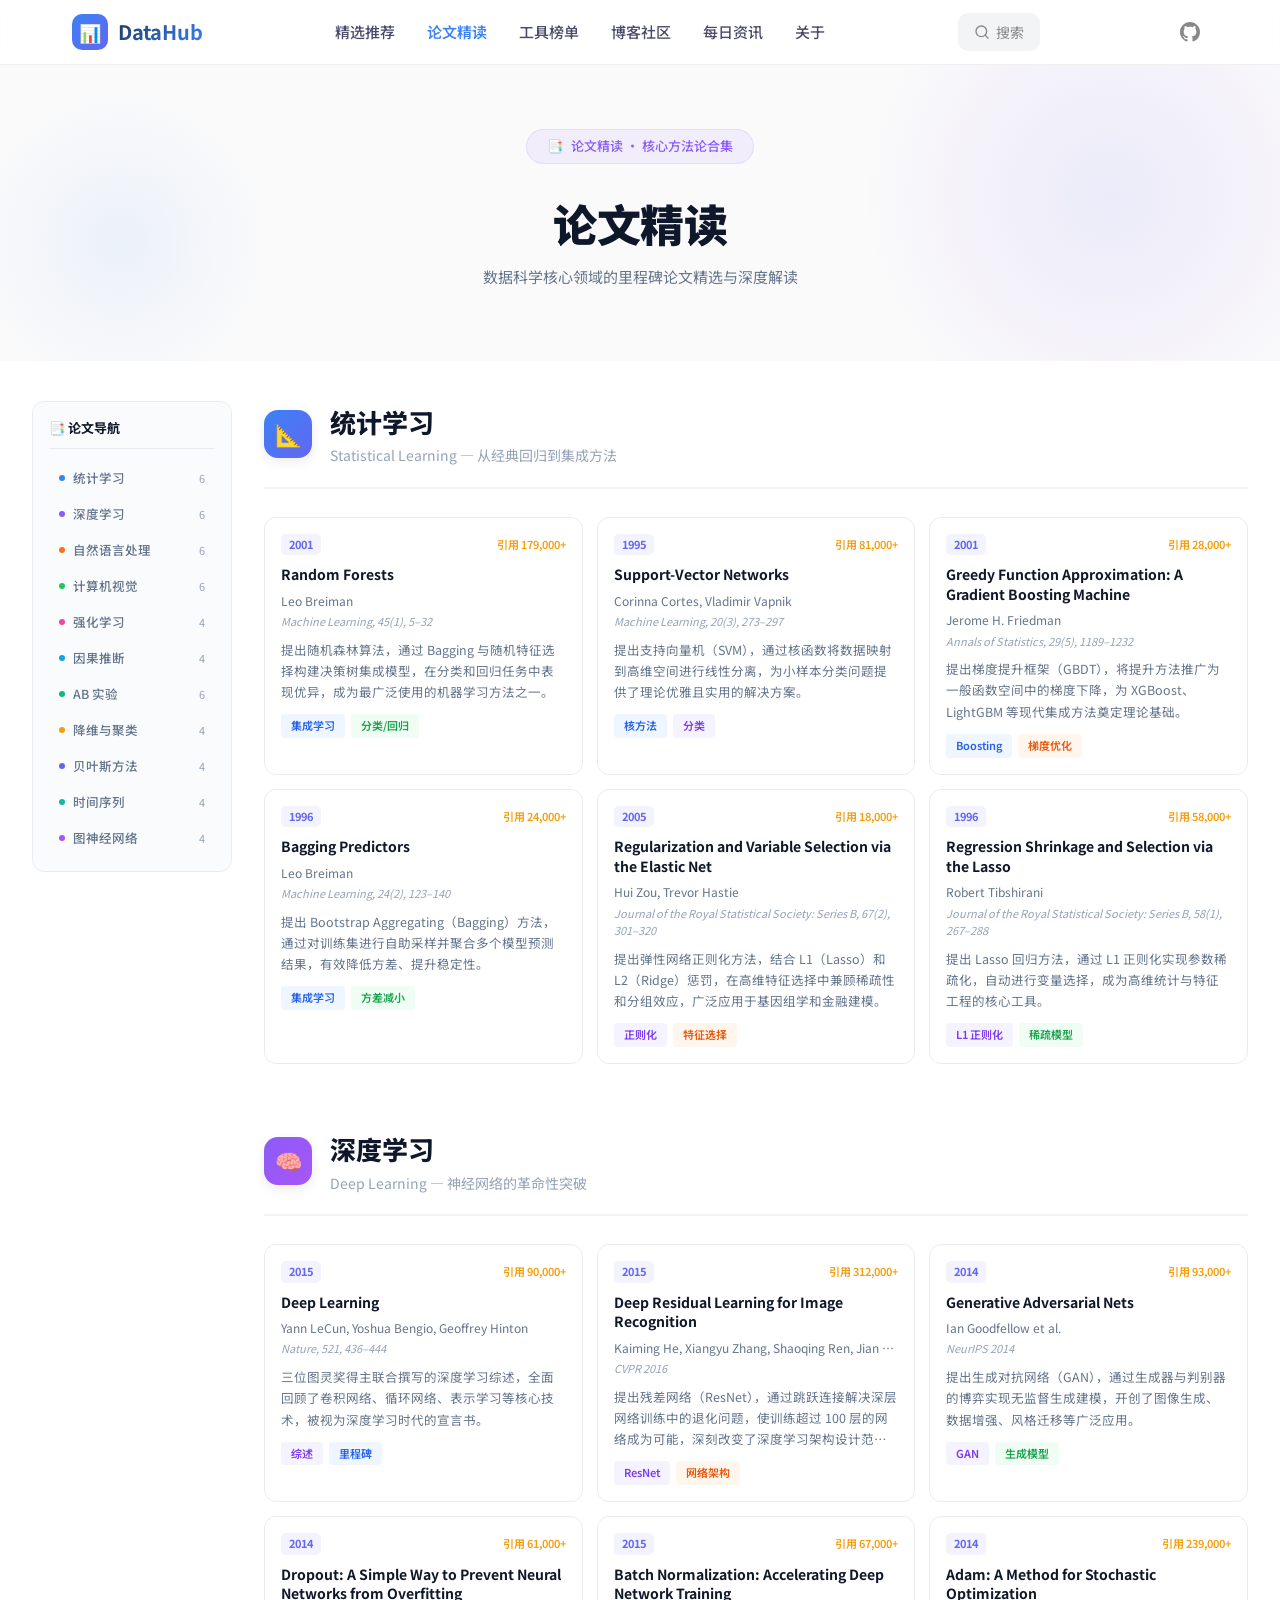
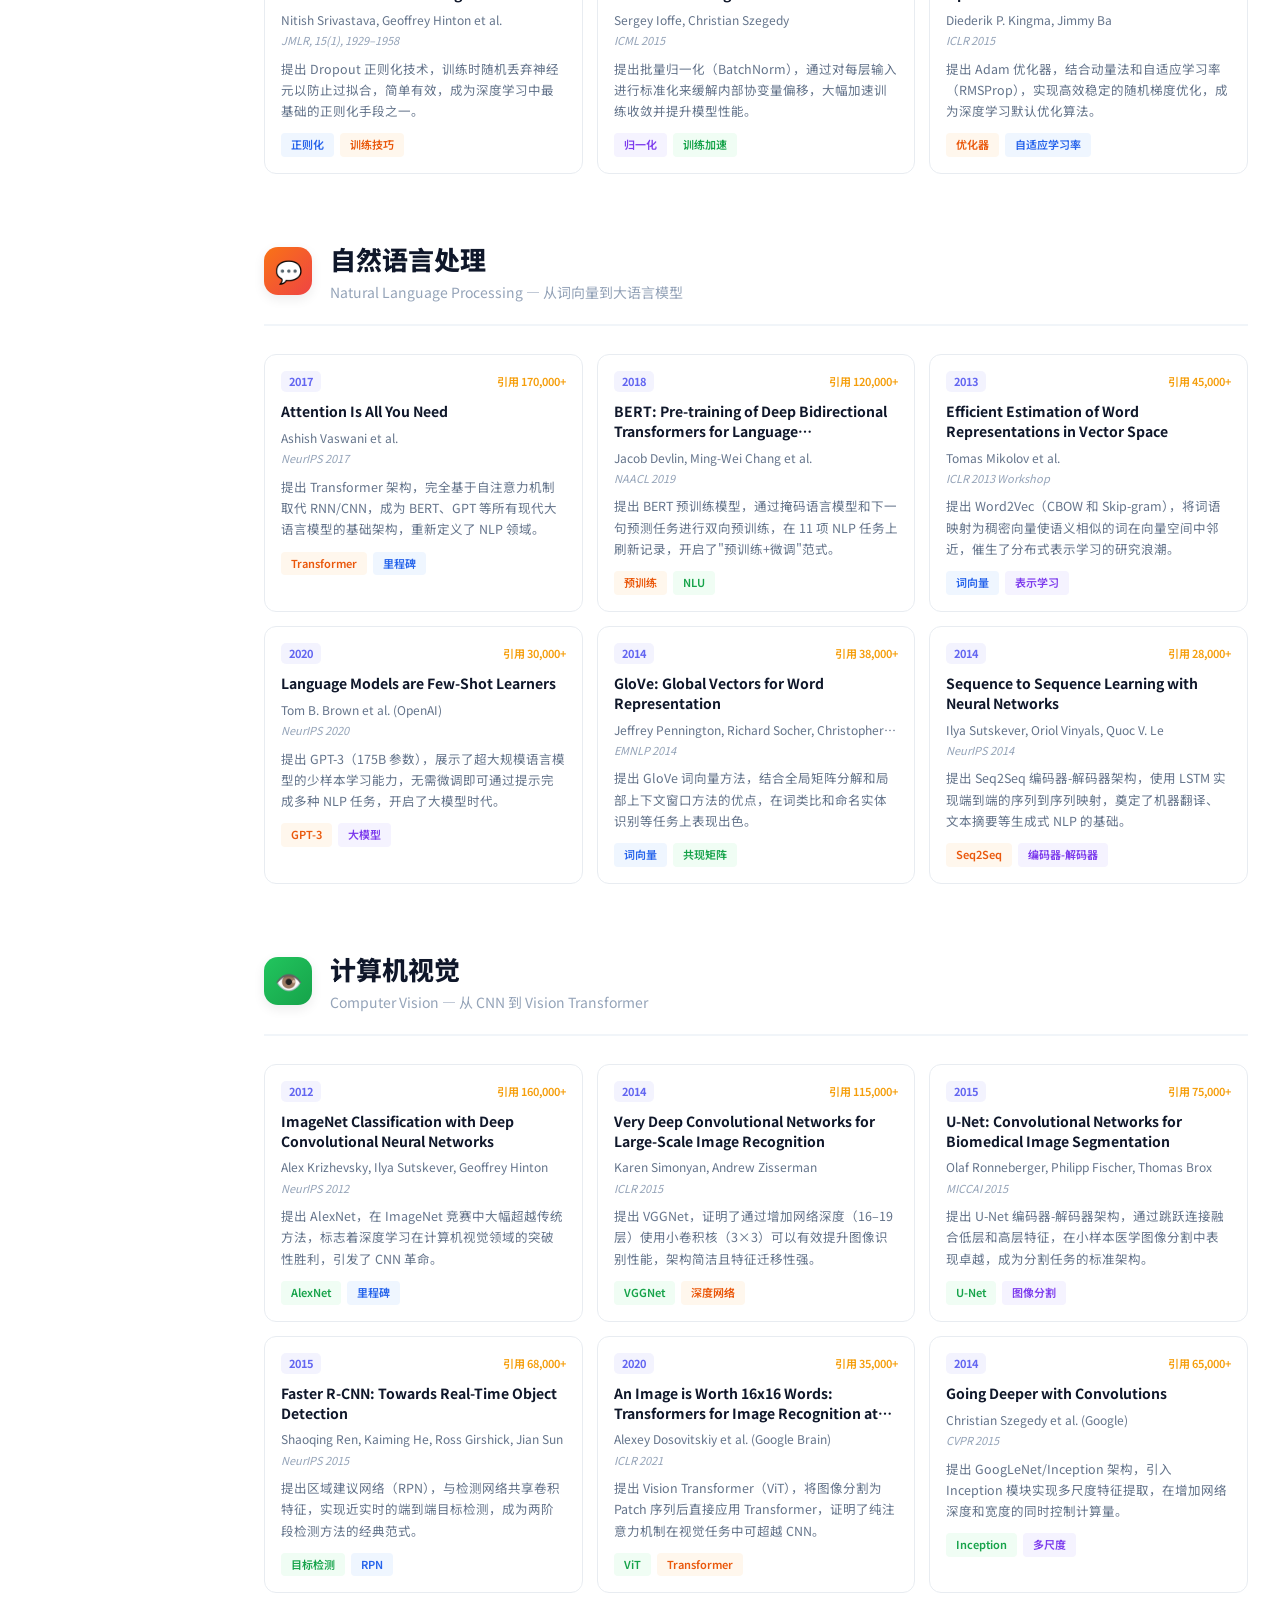
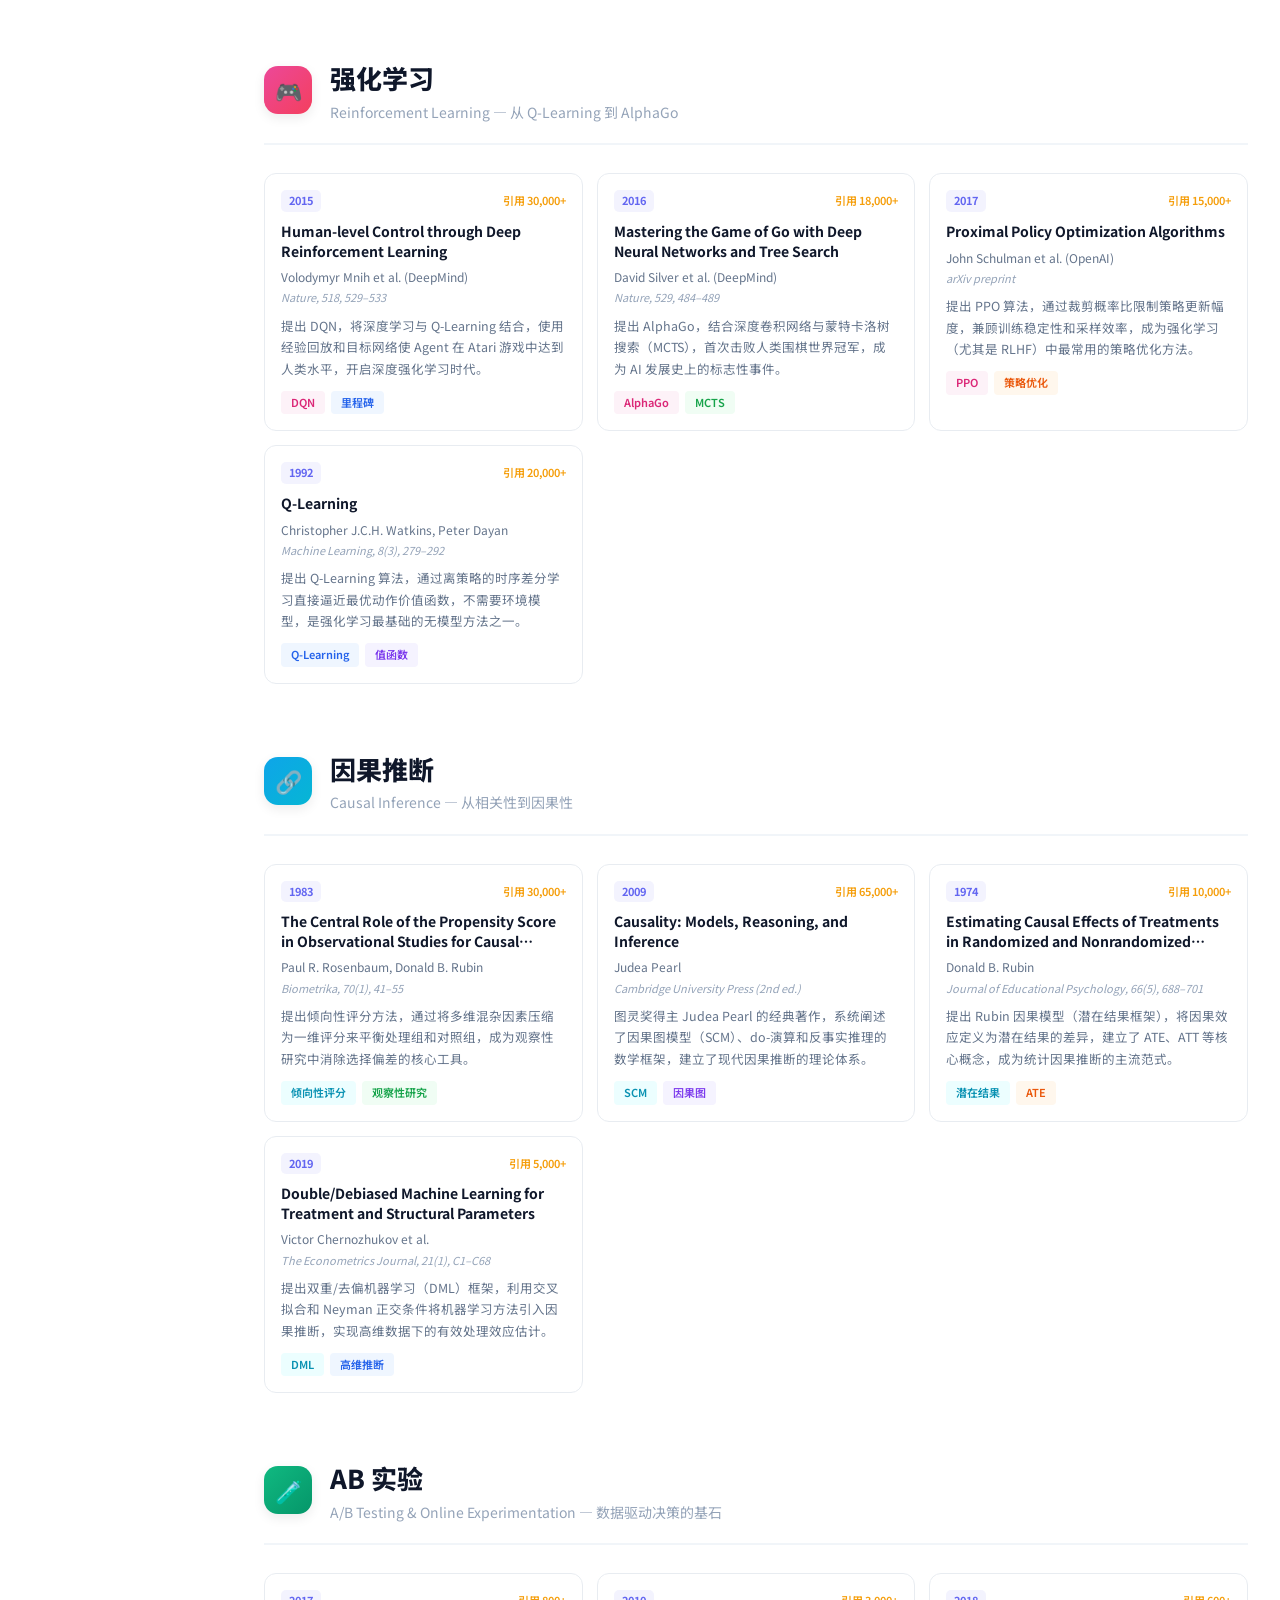
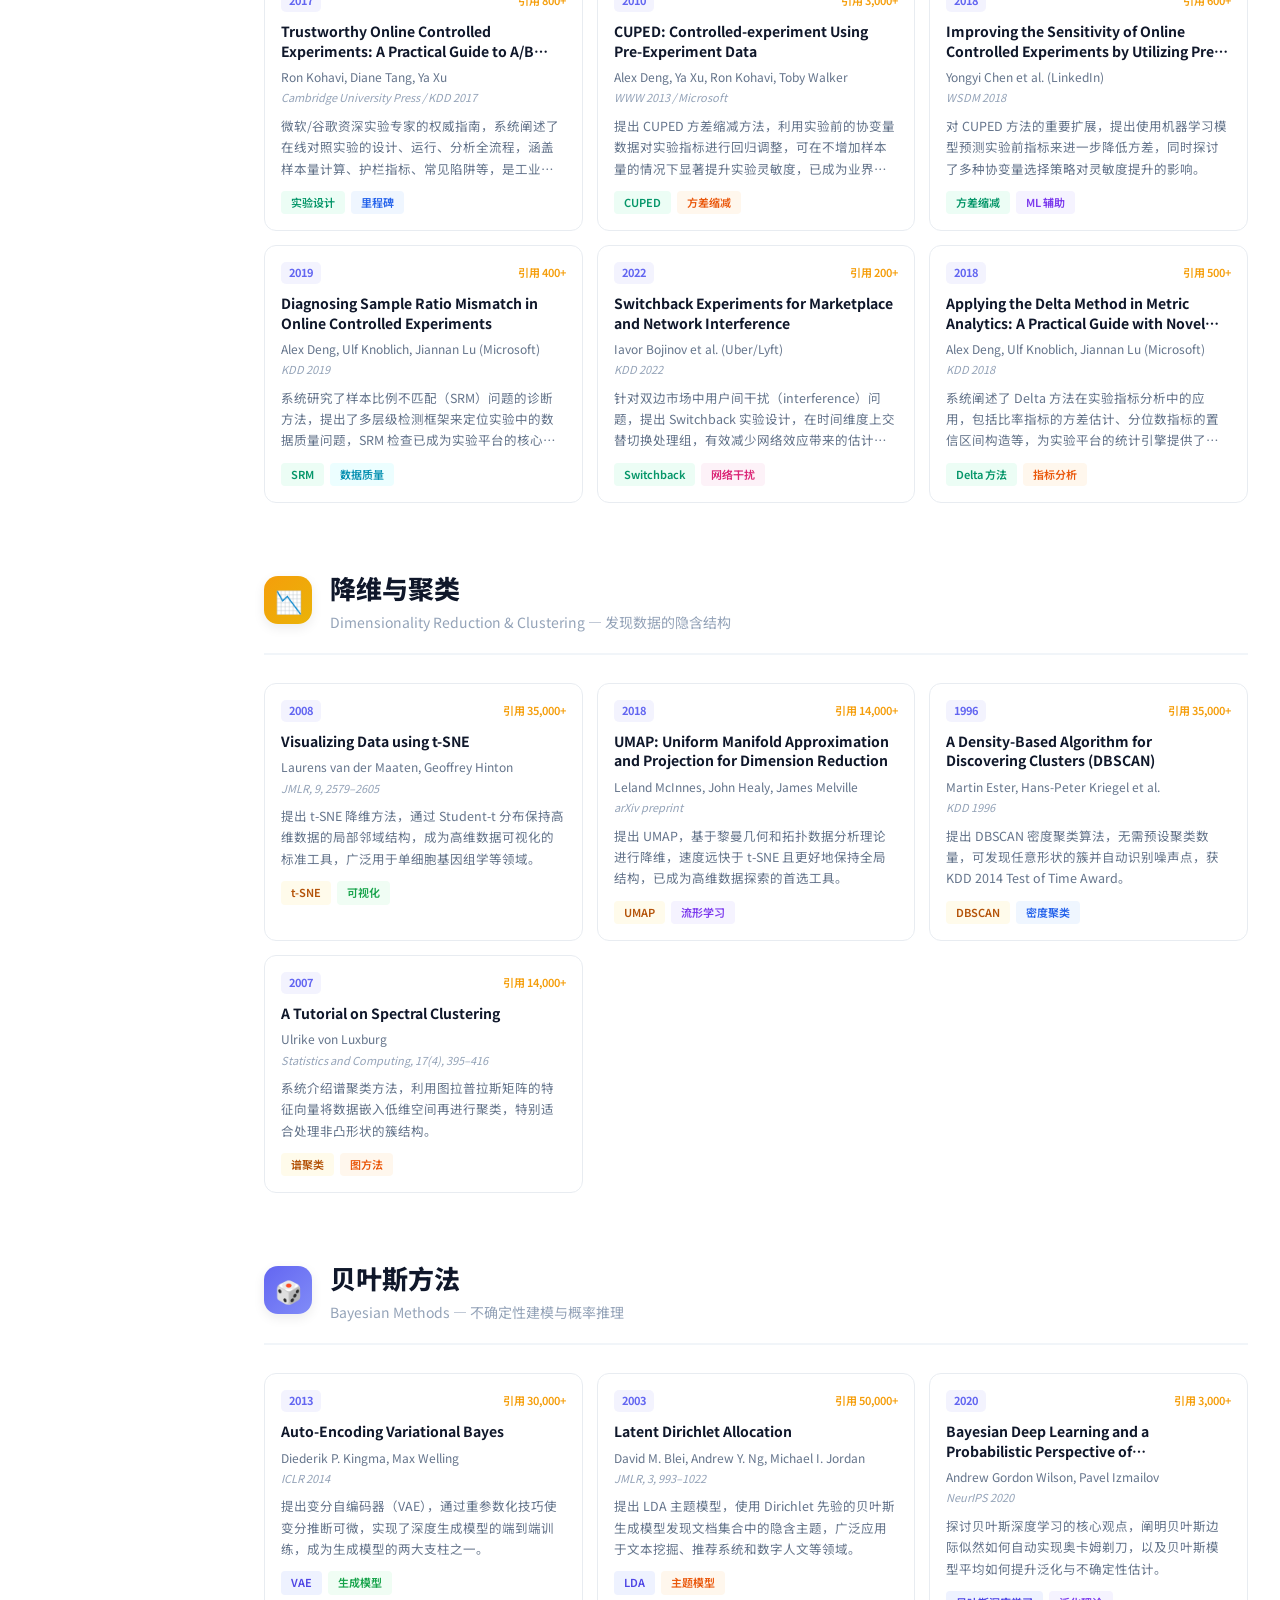
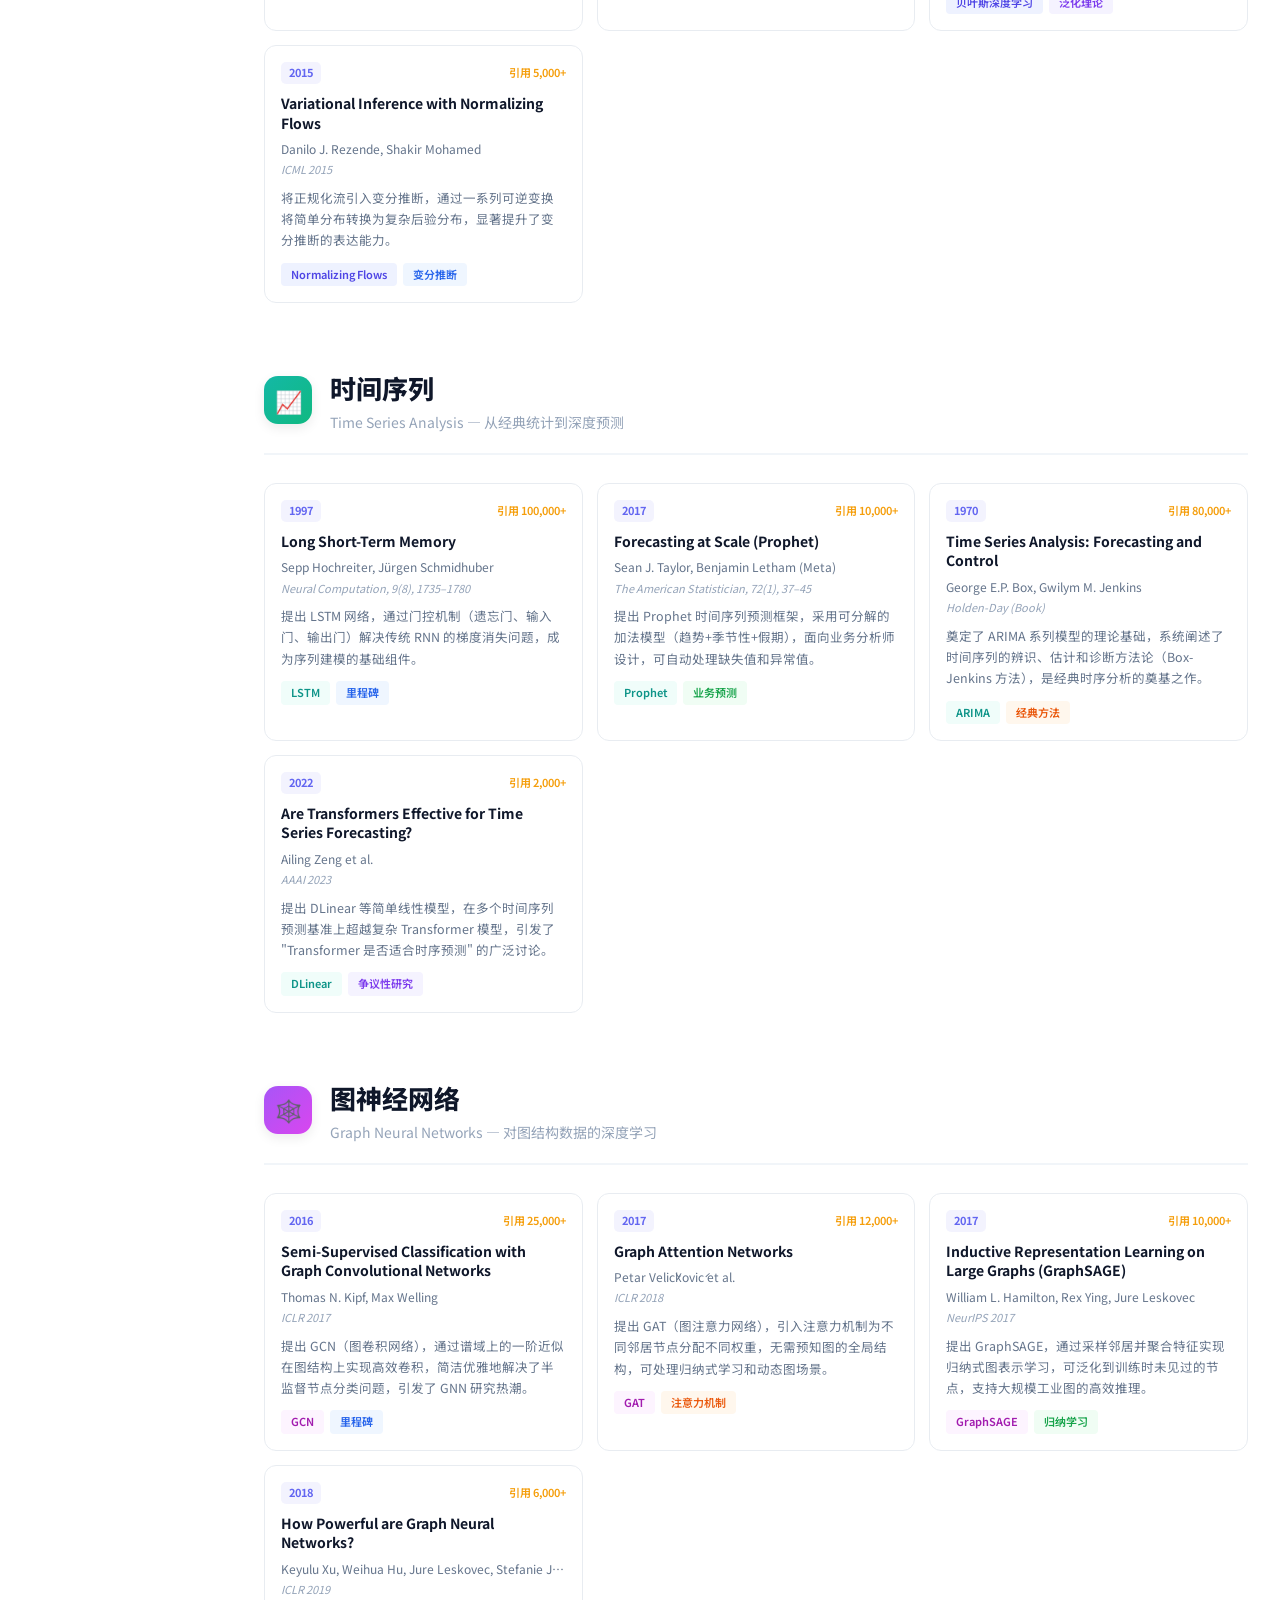
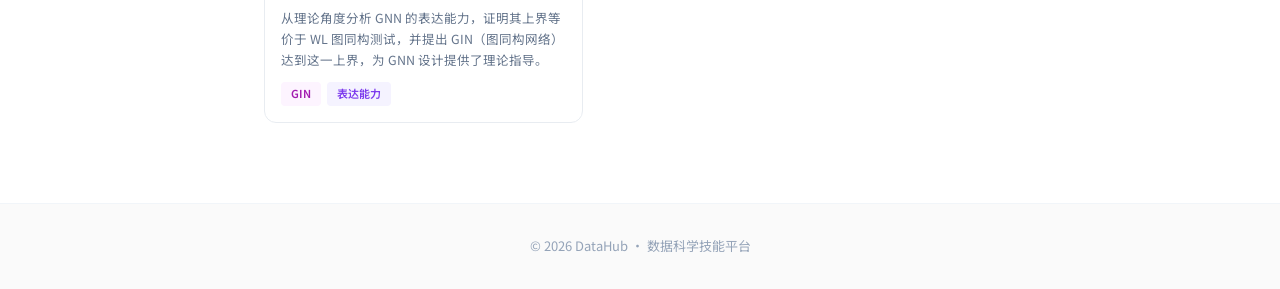
<file: papers.html>
<!DOCTYPE html>
<html lang="zh-CN">
<head>
  <meta charset="UTF-8">
  <meta name="viewport" content="width=device-width, initial-scale=1.0">
  <title>论文精读 - DataHub</title>
  <link rel="stylesheet" href="style.css">
  <link rel="stylesheet" href="papers.css">
  <link rel="preconnect" href="https://fonts.googleapis.com">
  <link href="https://fonts.googleapis.com/css2?family=Noto+Sans+SC:wght@400;500;700;900&display=swap" rel="stylesheet">
</head>
<body>

  <!-- 顶部导航 -->
  <header class="navbar">
    <div class="navbar-inner">
      <div class="logo">
        <a href="index.html" style="display:flex;align-items:center;gap:10px;">
          <div class="logo-icon">📊</div>
          <span class="logo-text">DataHub</span>
        </a>
      </div>
      <nav class="nav-links">
        <a href="index.html" class="nav-link">精选推荐</a>
        <a href="papers.html" class="nav-link active">论文精读</a>
        <a href="tools.html" class="nav-link">工具榜单</a>
        <a href="articles.html" class="nav-link">博客社区</a>
        <a href="daily.html" class="nav-link">每日资讯</a>
        <a href="about.html" class="nav-link">关于</a>
      </nav>
      <div class="nav-search">
        <svg width="16" height="16" viewBox="0 0 24 24" fill="none" stroke="currentColor" stroke-width="2" stroke-linecap="round" stroke-linejoin="round">
          <circle cx="11" cy="11" r="8"></circle>
          <line x1="21" y1="21" x2="16.65" y2="16.65"></line>
        </svg>
        搜索
      </div>
      <a href="https://github.com/datahenry99/datascience" target="_blank" class="nav-github" title="GitHub">
        <svg width="20" height="20" viewBox="0 0 24 24" fill="currentColor"><path d="M12 0C5.37 0 0 5.37 0 12c0 5.31 3.435 9.795 8.205 11.385.6.105.825-.255.825-.57 0-.285-.015-1.23-.015-2.235-3.015.555-3.795-.735-4.035-1.41-.135-.345-.72-1.41-1.23-1.695-.42-.225-1.02-.78-.015-.795.945-.015 1.62.87 1.845 1.23 1.08 1.815 2.805 1.305 3.495.99.105-.78.42-1.305.765-1.605-2.67-.3-5.46-1.335-5.46-5.925 0-1.305.465-2.385 1.23-3.225-.12-.3-.54-1.53.12-3.18 0 0 1.005-.315 3.3 1.23.96-.27 1.98-.405 3-.405s2.04.135 3 .405c2.295-1.56 3.3-1.23 3.3-1.23.66 1.65.24 2.88.12 3.18.765.84 1.23 1.905 1.23 3.225 0 4.605-2.805 5.625-5.475 5.925.435.375.81 1.095.81 2.22 0 1.605-.015 2.895-.015 3.3 0 .315.225.69.825.57A12.02 12.02 0 0024 12c0-6.63-5.37-12-12-12z"/></svg>
      </a>
    </div>
  </header>

  <!-- 页面头部 -->
  <section class="papers-hero">
    <div class="papers-hero-bg"></div>
    <div class="papers-hero-inner">
      <div class="papers-hero-tag">
        <span>📑</span> 论文精读 · 核心方法论合集
      </div>
      <h1 class="papers-hero-title">
        论文精读
      </h1>
      <p class="papers-hero-desc">
        数据科学核心领域的里程碑论文精选与深度解读
      </p>
    </div>
  </section>

  <!-- 论文内容主体 -->
  <main class="papers-main">
    <div class="papers-main-inner">

      <!-- 侧边目录导航 -->
      <aside class="papers-sidebar" id="papersSidebar">
        <div class="sidebar-title">📑 论文导航</div>
        <nav class="sidebar-nav">
          <a href="#stat-learning" class="sidebar-link active" data-section="stat-learning">
            <span class="sidebar-dot" style="background: #3b82f6;"></span>
            <span>统计学习</span>
            <span class="sidebar-count">6</span>
          </a>
          <a href="#deep-learning" class="sidebar-link" data-section="deep-learning">
            <span class="sidebar-dot" style="background: #8b5cf6;"></span>
            <span>深度学习</span>
            <span class="sidebar-count">6</span>
          </a>
          <a href="#nlp" class="sidebar-link" data-section="nlp">
            <span class="sidebar-dot" style="background: #f97316;"></span>
            <span>自然语言处理</span>
            <span class="sidebar-count">6</span>
          </a>
          <a href="#cv" class="sidebar-link" data-section="cv">
            <span class="sidebar-dot" style="background: #22c55e;"></span>
            <span>计算机视觉</span>
            <span class="sidebar-count">6</span>
          </a>
          <a href="#rl" class="sidebar-link" data-section="rl">
            <span class="sidebar-dot" style="background: #ec4899;"></span>
            <span>强化学习</span>
            <span class="sidebar-count">4</span>
          </a>
          <a href="#causal" class="sidebar-link" data-section="causal">
            <span class="sidebar-dot" style="background: #0ea5e9;"></span>
            <span>因果推断</span>
            <span class="sidebar-count">4</span>
          </a>
          <a href="#ab-testing" class="sidebar-link" data-section="ab-testing">
            <span class="sidebar-dot" style="background: #10b981;"></span>
            <span>AB 实验</span>
            <span class="sidebar-count">6</span>
          </a>
          <a href="#dim-reduction" class="sidebar-link" data-section="dim-reduction">
            <span class="sidebar-dot" style="background: #f59e0b;"></span>
            <span>降维与聚类</span>
            <span class="sidebar-count">4</span>
          </a>
          <a href="#bayesian" class="sidebar-link" data-section="bayesian">
            <span class="sidebar-dot" style="background: #6366f1;"></span>
            <span>贝叶斯方法</span>
            <span class="sidebar-count">4</span>
          </a>
          <a href="#timeseries" class="sidebar-link" data-section="timeseries">
            <span class="sidebar-dot" style="background: #14b8a6;"></span>
            <span>时间序列</span>
            <span class="sidebar-count">4</span>
          </a>
          <a href="#gnn" class="sidebar-link" data-section="gnn">
            <span class="sidebar-dot" style="background: #a855f7;"></span>
            <span>图神经网络</span>
            <span class="sidebar-count">4</span>
          </a>
        </nav>
      </aside>

      <!-- 论文内容区域 -->
      <div class="papers-content">

      <!-- ==================== 1. 统计学习 ==================== -->
      <section class="paper-section" id="stat-learning">
        <div class="section-header">
          <div class="section-icon" style="background: linear-gradient(135deg, #3b82f6, #6366f1);">📐</div>
          <div>
            <h2 class="section-title">统计学习</h2>
            <p class="section-subtitle">Statistical Learning — 从经典回归到集成方法</p>
          </div>
        </div>
        <div class="paper-grid">

          <a class="paper-card" href="https://link.springer.com/article/10.1023/A:1010933404324" target="_blank" rel="noopener">
            <div class="paper-card-top">
              <span class="paper-year">2001</span>
              <span class="paper-impact">引用 179,000+</span>
            </div>
            <h3 class="paper-title">Random Forests</h3>
            <p class="paper-authors">Leo Breiman</p>
            <p class="paper-source">Machine Learning, 45(1), 5–32</p>
            <p class="paper-abstract">提出随机森林算法，通过 Bagging 与随机特征选择构建决策树集成模型，在分类和回归任务中表现优异，成为最广泛使用的机器学习方法之一。</p>
            <div class="paper-tags">
              <span class="paper-tag blue">集成学习</span>
              <span class="paper-tag green">分类/回归</span>
            </div>
            <span class="paper-link-icon">↗</span>
          </a>

          <a class="paper-card" href="https://link.springer.com/article/10.1007/BF00994018" target="_blank" rel="noopener">
            <div class="paper-card-top">
              <span class="paper-year">1995</span>
              <span class="paper-impact">引用 81,000+</span>
            </div>
            <h3 class="paper-title">Support-Vector Networks</h3>
            <p class="paper-authors">Corinna Cortes, Vladimir Vapnik</p>
            <p class="paper-source">Machine Learning, 20(3), 273–297</p>
            <p class="paper-abstract">提出支持向量机（SVM），通过核函数将数据映射到高维空间进行线性分离，为小样本分类问题提供了理论优雅且实用的解决方案。</p>
            <div class="paper-tags">
              <span class="paper-tag blue">核方法</span>
              <span class="paper-tag purple">分类</span>
            </div>
            <span class="paper-link-icon">↗</span>
          </a>

          <a class="paper-card" href="https://projecteuclid.org/journals/annals-of-statistics/volume-29/issue-5/Greedy-function-approximation-A-gradient-boosting-machine/10.1214/aos/1013203451.full" target="_blank" rel="noopener">
            <div class="paper-card-top">
              <span class="paper-year">2001</span>
              <span class="paper-impact">引用 28,000+</span>
            </div>
            <h3 class="paper-title">Greedy Function Approximation: A Gradient Boosting Machine</h3>
            <p class="paper-authors">Jerome H. Friedman</p>
            <p class="paper-source">Annals of Statistics, 29(5), 1189–1232</p>
            <p class="paper-abstract">提出梯度提升框架（GBDT），将提升方法推广为一般函数空间中的梯度下降，为 XGBoost、LightGBM 等现代集成方法奠定理论基础。</p>
            <div class="paper-tags">
              <span class="paper-tag blue">Boosting</span>
              <span class="paper-tag orange">梯度优化</span>
            </div>
            <span class="paper-link-icon">↗</span>
          </a>

          <a class="paper-card" href="https://link.springer.com/article/10.1007/BF00058655" target="_blank" rel="noopener">
            <div class="paper-card-top">
              <span class="paper-year">1996</span>
              <span class="paper-impact">引用 24,000+</span>
            </div>
            <h3 class="paper-title">Bagging Predictors</h3>
            <p class="paper-authors">Leo Breiman</p>
            <p class="paper-source">Machine Learning, 24(2), 123–140</p>
            <p class="paper-abstract">提出 Bootstrap Aggregating（Bagging）方法，通过对训练集进行自助采样并聚合多个模型预测结果，有效降低方差、提升稳定性。</p>
            <div class="paper-tags">
              <span class="paper-tag blue">集成学习</span>
              <span class="paper-tag green">方差减小</span>
            </div>
            <span class="paper-link-icon">↗</span>
          </a>

          <a class="paper-card" href="https://doi.org/10.1111/j.1467-9868.2005.00503.x" target="_blank" rel="noopener">
            <div class="paper-card-top">
              <span class="paper-year">2005</span>
              <span class="paper-impact">引用 18,000+</span>
            </div>
            <h3 class="paper-title">Regularization and Variable Selection via the Elastic Net</h3>
            <p class="paper-authors">Hui Zou, Trevor Hastie</p>
            <p class="paper-source">Journal of the Royal Statistical Society: Series B, 67(2), 301–320</p>
            <p class="paper-abstract">提出弹性网络正则化方法，结合 L1（Lasso）和 L2（Ridge）惩罚，在高维特征选择中兼顾稀疏性和分组效应，广泛应用于基因组学和金融建模。</p>
            <div class="paper-tags">
              <span class="paper-tag purple">正则化</span>
              <span class="paper-tag orange">特征选择</span>
            </div>
            <span class="paper-link-icon">↗</span>
          </a>

          <a class="paper-card" href="https://doi.org/10.1111/j.2517-6161.1996.tb02080.x" target="_blank" rel="noopener">
            <div class="paper-card-top">
              <span class="paper-year">1996</span>
              <span class="paper-impact">引用 58,000+</span>
            </div>
            <h3 class="paper-title">Regression Shrinkage and Selection via the Lasso</h3>
            <p class="paper-authors">Robert Tibshirani</p>
            <p class="paper-source">Journal of the Royal Statistical Society: Series B, 58(1), 267–288</p>
            <p class="paper-abstract">提出 Lasso 回归方法，通过 L1 正则化实现参数稀疏化，自动进行变量选择，成为高维统计与特征工程的核心工具。</p>
            <div class="paper-tags">
              <span class="paper-tag purple">L1 正则化</span>
              <span class="paper-tag green">稀疏模型</span>
            </div>
            <span class="paper-link-icon">↗</span>
          </a>

        </div>
      </section>

      <!-- ==================== 2. 深度学习 ==================== -->
      <section class="paper-section" id="deep-learning">
        <div class="section-header">
          <div class="section-icon" style="background: linear-gradient(135deg, #8b5cf6, #a855f7);">🧠</div>
          <div>
            <h2 class="section-title">深度学习</h2>
            <p class="section-subtitle">Deep Learning — 神经网络的革命性突破</p>
          </div>
        </div>
        <div class="paper-grid">

          <a class="paper-card" href="https://doi.org/10.1038/nature14539" target="_blank" rel="noopener">
            <div class="paper-card-top">
              <span class="paper-year">2015</span>
              <span class="paper-impact">引用 90,000+</span>
            </div>
            <h3 class="paper-title">Deep Learning</h3>
            <p class="paper-authors">Yann LeCun, Yoshua Bengio, Geoffrey Hinton</p>
            <p class="paper-source">Nature, 521, 436–444</p>
            <p class="paper-abstract">三位图灵奖得主联合撰写的深度学习综述，全面回顾了卷积网络、循环网络、表示学习等核心技术，被视为深度学习时代的宣言书。</p>
            <div class="paper-tags">
              <span class="paper-tag purple">综述</span>
              <span class="paper-tag blue">里程碑</span>
            </div>
            <span class="paper-link-icon">↗</span>
          </a>

          <a class="paper-card" href="https://arxiv.org/abs/1512.03385" target="_blank" rel="noopener">
            <div class="paper-card-top">
              <span class="paper-year">2015</span>
              <span class="paper-impact">引用 312,000+</span>
            </div>
            <h3 class="paper-title">Deep Residual Learning for Image Recognition</h3>
            <p class="paper-authors">Kaiming He, Xiangyu Zhang, Shaoqing Ren, Jian Sun</p>
            <p class="paper-source">CVPR 2016</p>
            <p class="paper-abstract">提出残差网络（ResNet），通过跳跃连接解决深层网络训练中的退化问题，使训练超过 100 层的网络成为可能，深刻改变了深度学习架构设计范式。</p>
            <div class="paper-tags">
              <span class="paper-tag purple">ResNet</span>
              <span class="paper-tag orange">网络架构</span>
            </div>
            <span class="paper-link-icon">↗</span>
          </a>

          <a class="paper-card" href="https://arxiv.org/abs/1406.2661" target="_blank" rel="noopener">
            <div class="paper-card-top">
              <span class="paper-year">2014</span>
              <span class="paper-impact">引用 93,000+</span>
            </div>
            <h3 class="paper-title">Generative Adversarial Nets</h3>
            <p class="paper-authors">Ian Goodfellow et al.</p>
            <p class="paper-source">NeurIPS 2014</p>
            <p class="paper-abstract">提出生成对抗网络（GAN），通过生成器与判别器的博弈实现无监督生成建模，开创了图像生成、数据增强、风格迁移等广泛应用。</p>
            <div class="paper-tags">
              <span class="paper-tag purple">GAN</span>
              <span class="paper-tag green">生成模型</span>
            </div>
            <span class="paper-link-icon">↗</span>
          </a>

          <a class="paper-card" href="https://jmlr.org/papers/v15/srivastava14a.html" target="_blank" rel="noopener">
            <div class="paper-card-top">
              <span class="paper-year">2014</span>
              <span class="paper-impact">引用 61,000+</span>
            </div>
            <h3 class="paper-title">Dropout: A Simple Way to Prevent Neural Networks from Overfitting</h3>
            <p class="paper-authors">Nitish Srivastava, Geoffrey Hinton et al.</p>
            <p class="paper-source">JMLR, 15(1), 1929–1958</p>
            <p class="paper-abstract">提出 Dropout 正则化技术，训练时随机丢弃神经元以防止过拟合，简单有效，成为深度学习中最基础的正则化手段之一。</p>
            <div class="paper-tags">
              <span class="paper-tag blue">正则化</span>
              <span class="paper-tag orange">训练技巧</span>
            </div>
            <span class="paper-link-icon">↗</span>
          </a>

          <a class="paper-card" href="https://arxiv.org/abs/1502.03167" target="_blank" rel="noopener">
            <div class="paper-card-top">
              <span class="paper-year">2015</span>
              <span class="paper-impact">引用 67,000+</span>
            </div>
            <h3 class="paper-title">Batch Normalization: Accelerating Deep Network Training</h3>
            <p class="paper-authors">Sergey Ioffe, Christian Szegedy</p>
            <p class="paper-source">ICML 2015</p>
            <p class="paper-abstract">提出批量归一化（BatchNorm），通过对每层输入进行标准化来缓解内部协变量偏移，大幅加速训练收敛并提升模型性能。</p>
            <div class="paper-tags">
              <span class="paper-tag purple">归一化</span>
              <span class="paper-tag green">训练加速</span>
            </div>
            <span class="paper-link-icon">↗</span>
          </a>

          <a class="paper-card" href="https://arxiv.org/abs/1412.6980" target="_blank" rel="noopener">
            <div class="paper-card-top">
              <span class="paper-year">2014</span>
              <span class="paper-impact">引用 239,000+</span>
            </div>
            <h3 class="paper-title">Adam: A Method for Stochastic Optimization</h3>
            <p class="paper-authors">Diederik P. Kingma, Jimmy Ba</p>
            <p class="paper-source">ICLR 2015</p>
            <p class="paper-abstract">提出 Adam 优化器，结合动量法和自适应学习率（RMSProp），实现高效稳定的随机梯度优化，成为深度学习默认优化算法。</p>
            <div class="paper-tags">
              <span class="paper-tag orange">优化器</span>
              <span class="paper-tag blue">自适应学习率</span>
            </div>
            <span class="paper-link-icon">↗</span>
          </a>

        </div>
      </section>

      <!-- ==================== 3. 自然语言处理 ==================== -->
      <section class="paper-section" id="nlp">
        <div class="section-header">
          <div class="section-icon" style="background: linear-gradient(135deg, #f97316, #ef4444);">💬</div>
          <div>
            <h2 class="section-title">自然语言处理</h2>
            <p class="section-subtitle">Natural Language Processing — 从词向量到大语言模型</p>
          </div>
        </div>
        <div class="paper-grid">

          <a class="paper-card" href="https://arxiv.org/abs/1706.03762" target="_blank" rel="noopener">
            <div class="paper-card-top">
              <span class="paper-year">2017</span>
              <span class="paper-impact">引用 170,000+</span>
            </div>
            <h3 class="paper-title">Attention Is All You Need</h3>
            <p class="paper-authors">Ashish Vaswani et al.</p>
            <p class="paper-source">NeurIPS 2017</p>
            <p class="paper-abstract">提出 Transformer 架构，完全基于自注意力机制取代 RNN/CNN，成为 BERT、GPT 等所有现代大语言模型的基础架构，重新定义了 NLP 领域。</p>
            <div class="paper-tags">
              <span class="paper-tag orange">Transformer</span>
              <span class="paper-tag blue">里程碑</span>
            </div>
            <span class="paper-link-icon">↗</span>
          </a>

          <a class="paper-card" href="https://arxiv.org/abs/1810.04805" target="_blank" rel="noopener">
            <div class="paper-card-top">
              <span class="paper-year">2018</span>
              <span class="paper-impact">引用 120,000+</span>
            </div>
            <h3 class="paper-title">BERT: Pre-training of Deep Bidirectional Transformers for Language Understanding</h3>
            <p class="paper-authors">Jacob Devlin, Ming-Wei Chang et al.</p>
            <p class="paper-source">NAACL 2019</p>
            <p class="paper-abstract">提出 BERT 预训练模型，通过掩码语言模型和下一句预测任务进行双向预训练，在 11 项 NLP 任务上刷新记录，开启了"预训练+微调"范式。</p>
            <div class="paper-tags">
              <span class="paper-tag orange">预训练</span>
              <span class="paper-tag green">NLU</span>
            </div>
            <span class="paper-link-icon">↗</span>
          </a>

          <a class="paper-card" href="https://arxiv.org/abs/1301.3781" target="_blank" rel="noopener">
            <div class="paper-card-top">
              <span class="paper-year">2013</span>
              <span class="paper-impact">引用 45,000+</span>
            </div>
            <h3 class="paper-title">Efficient Estimation of Word Representations in Vector Space</h3>
            <p class="paper-authors">Tomas Mikolov et al.</p>
            <p class="paper-source">ICLR 2013 Workshop</p>
            <p class="paper-abstract">提出 Word2Vec（CBOW 和 Skip-gram），将词语映射为稠密向量使语义相似的词在向量空间中邻近，催生了分布式表示学习的研究浪潮。</p>
            <div class="paper-tags">
              <span class="paper-tag blue">词向量</span>
              <span class="paper-tag purple">表示学习</span>
            </div>
            <span class="paper-link-icon">↗</span>
          </a>

          <a class="paper-card" href="https://arxiv.org/abs/2005.14165" target="_blank" rel="noopener">
            <div class="paper-card-top">
              <span class="paper-year">2020</span>
              <span class="paper-impact">引用 30,000+</span>
            </div>
            <h3 class="paper-title">Language Models are Few-Shot Learners</h3>
            <p class="paper-authors">Tom B. Brown et al. (OpenAI)</p>
            <p class="paper-source">NeurIPS 2020</p>
            <p class="paper-abstract">提出 GPT-3（175B 参数），展示了超大规模语言模型的少样本学习能力，无需微调即可通过提示完成多种 NLP 任务，开启了大模型时代。</p>
            <div class="paper-tags">
              <span class="paper-tag orange">GPT-3</span>
              <span class="paper-tag purple">大模型</span>
            </div>
            <span class="paper-link-icon">↗</span>
          </a>

          <a class="paper-card" href="https://aclanthology.org/D14-1162/" target="_blank" rel="noopener">
            <div class="paper-card-top">
              <span class="paper-year">2014</span>
              <span class="paper-impact">引用 38,000+</span>
            </div>
            <h3 class="paper-title">GloVe: Global Vectors for Word Representation</h3>
            <p class="paper-authors">Jeffrey Pennington, Richard Socher, Christopher Manning</p>
            <p class="paper-source">EMNLP 2014</p>
            <p class="paper-abstract">提出 GloVe 词向量方法，结合全局矩阵分解和局部上下文窗口方法的优点，在词类比和命名实体识别等任务上表现出色。</p>
            <div class="paper-tags">
              <span class="paper-tag blue">词向量</span>
              <span class="paper-tag green">共现矩阵</span>
            </div>
            <span class="paper-link-icon">↗</span>
          </a>

          <a class="paper-card" href="https://arxiv.org/abs/1409.3215" target="_blank" rel="noopener">
            <div class="paper-card-top">
              <span class="paper-year">2014</span>
              <span class="paper-impact">引用 28,000+</span>
            </div>
            <h3 class="paper-title">Sequence to Sequence Learning with Neural Networks</h3>
            <p class="paper-authors">Ilya Sutskever, Oriol Vinyals, Quoc V. Le</p>
            <p class="paper-source">NeurIPS 2014</p>
            <p class="paper-abstract">提出 Seq2Seq 编码器-解码器架构，使用 LSTM 实现端到端的序列到序列映射，奠定了机器翻译、文本摘要等生成式 NLP 的基础。</p>
            <div class="paper-tags">
              <span class="paper-tag orange">Seq2Seq</span>
              <span class="paper-tag purple">编码器-解码器</span>
            </div>
            <span class="paper-link-icon">↗</span>
          </a>

        </div>
      </section>

      <!-- ==================== 4. 计算机视觉 ==================== -->
      <section class="paper-section" id="cv">
        <div class="section-header">
          <div class="section-icon" style="background: linear-gradient(135deg, #22c55e, #16a34a);">👁️</div>
          <div>
            <h2 class="section-title">计算机视觉</h2>
            <p class="section-subtitle">Computer Vision — 从 CNN 到 Vision Transformer</p>
          </div>
        </div>
        <div class="paper-grid">

          <a class="paper-card" href="https://papers.nips.cc/paper/2012/hash/c399862d3b9d6b76c8436e924a68c45b-Abstract.html" target="_blank" rel="noopener">
            <div class="paper-card-top">
              <span class="paper-year">2012</span>
              <span class="paper-impact">引用 160,000+</span>
            </div>
            <h3 class="paper-title">ImageNet Classification with Deep Convolutional Neural Networks</h3>
            <p class="paper-authors">Alex Krizhevsky, Ilya Sutskever, Geoffrey Hinton</p>
            <p class="paper-source">NeurIPS 2012</p>
            <p class="paper-abstract">提出 AlexNet，在 ImageNet 竞赛中大幅超越传统方法，标志着深度学习在计算机视觉领域的突破性胜利，引发了 CNN 革命。</p>
            <div class="paper-tags">
              <span class="paper-tag green">AlexNet</span>
              <span class="paper-tag blue">里程碑</span>
            </div>
            <span class="paper-link-icon">↗</span>
          </a>

          <a class="paper-card" href="https://arxiv.org/abs/1409.1556" target="_blank" rel="noopener">
            <div class="paper-card-top">
              <span class="paper-year">2014</span>
              <span class="paper-impact">引用 115,000+</span>
            </div>
            <h3 class="paper-title">Very Deep Convolutional Networks for Large-Scale Image Recognition</h3>
            <p class="paper-authors">Karen Simonyan, Andrew Zisserman</p>
            <p class="paper-source">ICLR 2015</p>
            <p class="paper-abstract">提出 VGGNet，证明了通过增加网络深度（16–19 层）使用小卷积核（3×3）可以有效提升图像识别性能，架构简洁且特征迁移性强。</p>
            <div class="paper-tags">
              <span class="paper-tag green">VGGNet</span>
              <span class="paper-tag orange">深度网络</span>
            </div>
            <span class="paper-link-icon">↗</span>
          </a>

          <a class="paper-card" href="https://arxiv.org/abs/1505.04597" target="_blank" rel="noopener">
            <div class="paper-card-top">
              <span class="paper-year">2015</span>
              <span class="paper-impact">引用 75,000+</span>
            </div>
            <h3 class="paper-title">U-Net: Convolutional Networks for Biomedical Image Segmentation</h3>
            <p class="paper-authors">Olaf Ronneberger, Philipp Fischer, Thomas Brox</p>
            <p class="paper-source">MICCAI 2015</p>
            <p class="paper-abstract">提出 U-Net 编码器-解码器架构，通过跳跃连接融合低层和高层特征，在小样本医学图像分割中表现卓越，成为分割任务的标准架构。</p>
            <div class="paper-tags">
              <span class="paper-tag green">U-Net</span>
              <span class="paper-tag purple">图像分割</span>
            </div>
            <span class="paper-link-icon">↗</span>
          </a>

          <a class="paper-card" href="https://arxiv.org/abs/1506.01497" target="_blank" rel="noopener">
            <div class="paper-card-top">
              <span class="paper-year">2015</span>
              <span class="paper-impact">引用 68,000+</span>
            </div>
            <h3 class="paper-title">Faster R-CNN: Towards Real-Time Object Detection</h3>
            <p class="paper-authors">Shaoqing Ren, Kaiming He, Ross Girshick, Jian Sun</p>
            <p class="paper-source">NeurIPS 2015</p>
            <p class="paper-abstract">提出区域建议网络（RPN），与检测网络共享卷积特征，实现近实时的端到端目标检测，成为两阶段检测方法的经典范式。</p>
            <div class="paper-tags">
              <span class="paper-tag green">目标检测</span>
              <span class="paper-tag blue">RPN</span>
            </div>
            <span class="paper-link-icon">↗</span>
          </a>

          <a class="paper-card" href="https://arxiv.org/abs/2010.11929" target="_blank" rel="noopener">
            <div class="paper-card-top">
              <span class="paper-year">2020</span>
              <span class="paper-impact">引用 35,000+</span>
            </div>
            <h3 class="paper-title">An Image is Worth 16x16 Words: Transformers for Image Recognition at Scale</h3>
            <p class="paper-authors">Alexey Dosovitskiy et al. (Google Brain)</p>
            <p class="paper-source">ICLR 2021</p>
            <p class="paper-abstract">提出 Vision Transformer（ViT），将图像分割为 Patch 序列后直接应用 Transformer，证明了纯注意力机制在视觉任务中可超越 CNN。</p>
            <div class="paper-tags">
              <span class="paper-tag green">ViT</span>
              <span class="paper-tag orange">Transformer</span>
            </div>
            <span class="paper-link-icon">↗</span>
          </a>

          <a class="paper-card" href="https://arxiv.org/abs/1409.4842" target="_blank" rel="noopener">
            <div class="paper-card-top">
              <span class="paper-year">2014</span>
              <span class="paper-impact">引用 65,000+</span>
            </div>
            <h3 class="paper-title">Going Deeper with Convolutions</h3>
            <p class="paper-authors">Christian Szegedy et al. (Google)</p>
            <p class="paper-source">CVPR 2015</p>
            <p class="paper-abstract">提出 GoogLeNet/Inception 架构，引入 Inception 模块实现多尺度特征提取，在增加网络深度和宽度的同时控制计算量。</p>
            <div class="paper-tags">
              <span class="paper-tag green">Inception</span>
              <span class="paper-tag purple">多尺度</span>
            </div>
            <span class="paper-link-icon">↗</span>
          </a>

        </div>
      </section>

      <!-- ==================== 5. 强化学习 ==================== -->
      <section class="paper-section" id="rl">
        <div class="section-header">
          <div class="section-icon" style="background: linear-gradient(135deg, #ec4899, #f43f5e);">🎮</div>
          <div>
            <h2 class="section-title">强化学习</h2>
            <p class="section-subtitle">Reinforcement Learning — 从 Q-Learning 到 AlphaGo</p>
          </div>
        </div>
        <div class="paper-grid">

          <a class="paper-card" href="https://doi.org/10.1038/nature14236" target="_blank" rel="noopener">
            <div class="paper-card-top">
              <span class="paper-year">2015</span>
              <span class="paper-impact">引用 30,000+</span>
            </div>
            <h3 class="paper-title">Human-level Control through Deep Reinforcement Learning</h3>
            <p class="paper-authors">Volodymyr Mnih et al. (DeepMind)</p>
            <p class="paper-source">Nature, 518, 529–533</p>
            <p class="paper-abstract">提出 DQN，将深度学习与 Q-Learning 结合，使用经验回放和目标网络使 Agent 在 Atari 游戏中达到人类水平，开启深度强化学习时代。</p>
            <div class="paper-tags">
              <span class="paper-tag pink">DQN</span>
              <span class="paper-tag blue">里程碑</span>
            </div>
            <span class="paper-link-icon">↗</span>
          </a>

          <a class="paper-card" href="https://doi.org/10.1038/nature16961" target="_blank" rel="noopener">
            <div class="paper-card-top">
              <span class="paper-year">2016</span>
              <span class="paper-impact">引用 18,000+</span>
            </div>
            <h3 class="paper-title">Mastering the Game of Go with Deep Neural Networks and Tree Search</h3>
            <p class="paper-authors">David Silver et al. (DeepMind)</p>
            <p class="paper-source">Nature, 529, 484–489</p>
            <p class="paper-abstract">提出 AlphaGo，结合深度卷积网络与蒙特卡洛树搜索（MCTS），首次击败人类围棋世界冠军，成为 AI 发展史上的标志性事件。</p>
            <div class="paper-tags">
              <span class="paper-tag pink">AlphaGo</span>
              <span class="paper-tag green">MCTS</span>
            </div>
            <span class="paper-link-icon">↗</span>
          </a>

          <a class="paper-card" href="https://arxiv.org/abs/1707.06347" target="_blank" rel="noopener">
            <div class="paper-card-top">
              <span class="paper-year">2017</span>
              <span class="paper-impact">引用 15,000+</span>
            </div>
            <h3 class="paper-title">Proximal Policy Optimization Algorithms</h3>
            <p class="paper-authors">John Schulman et al. (OpenAI)</p>
            <p class="paper-source">arXiv preprint</p>
            <p class="paper-abstract">提出 PPO 算法，通过裁剪概率比限制策略更新幅度，兼顾训练稳定性和采样效率，成为强化学习（尤其是 RLHF）中最常用的策略优化方法。</p>
            <div class="paper-tags">
              <span class="paper-tag pink">PPO</span>
              <span class="paper-tag orange">策略优化</span>
            </div>
            <span class="paper-link-icon">↗</span>
          </a>

          <a class="paper-card" href="https://link.springer.com/article/10.1007/BF00992698" target="_blank" rel="noopener">
            <div class="paper-card-top">
              <span class="paper-year">1992</span>
              <span class="paper-impact">引用 20,000+</span>
            </div>
            <h3 class="paper-title">Q-Learning</h3>
            <p class="paper-authors">Christopher J.C.H. Watkins, Peter Dayan</p>
            <p class="paper-source">Machine Learning, 8(3), 279–292</p>
            <p class="paper-abstract">提出 Q-Learning 算法，通过离策略的时序差分学习直接逼近最优动作价值函数，不需要环境模型，是强化学习最基础的无模型方法之一。</p>
            <div class="paper-tags">
              <span class="paper-tag blue">Q-Learning</span>
              <span class="paper-tag purple">值函数</span>
            </div>
            <span class="paper-link-icon">↗</span>
          </a>

        </div>
      </section>

      <!-- ==================== 6. 因果推断 ==================== -->
      <section class="paper-section" id="causal">
        <div class="section-header">
          <div class="section-icon" style="background: linear-gradient(135deg, #0ea5e9, #06b6d4);">🔗</div>
          <div>
            <h2 class="section-title">因果推断</h2>
            <p class="section-subtitle">Causal Inference — 从相关性到因果性</p>
          </div>
        </div>
        <div class="paper-grid">

          <a class="paper-card" href="https://doi.org/10.1093/biomet/70.1.41" target="_blank" rel="noopener">
            <div class="paper-card-top">
              <span class="paper-year">1983</span>
              <span class="paper-impact">引用 30,000+</span>
            </div>
            <h3 class="paper-title">The Central Role of the Propensity Score in Observational Studies for Causal Effects</h3>
            <p class="paper-authors">Paul R. Rosenbaum, Donald B. Rubin</p>
            <p class="paper-source">Biometrika, 70(1), 41–55</p>
            <p class="paper-abstract">提出倾向性评分方法，通过将多维混杂因素压缩为一维评分来平衡处理组和对照组，成为观察性研究中消除选择偏差的核心工具。</p>
            <div class="paper-tags">
              <span class="paper-tag cyan">倾向性评分</span>
              <span class="paper-tag green">观察性研究</span>
            </div>
            <span class="paper-link-icon">↗</span>
          </a>

          <a class="paper-card" href="https://doi.org/10.1017/CBO9780511803161" target="_blank" rel="noopener">
            <div class="paper-card-top">
              <span class="paper-year">2009</span>
              <span class="paper-impact">引用 65,000+</span>
            </div>
            <h3 class="paper-title">Causality: Models, Reasoning, and Inference</h3>
            <p class="paper-authors">Judea Pearl</p>
            <p class="paper-source">Cambridge University Press (2nd ed.)</p>
            <p class="paper-abstract">图灵奖得主 Judea Pearl 的经典著作，系统阐述了因果图模型（SCM）、do-演算和反事实推理的数学框架，建立了现代因果推断的理论体系。</p>
            <div class="paper-tags">
              <span class="paper-tag cyan">SCM</span>
              <span class="paper-tag purple">因果图</span>
            </div>
            <span class="paper-link-icon">↗</span>
          </a>

          <a class="paper-card" href="https://doi.org/10.1037/h0037350" target="_blank" rel="noopener">
            <div class="paper-card-top">
              <span class="paper-year">1974</span>
              <span class="paper-impact">引用 10,000+</span>
            </div>
            <h3 class="paper-title">Estimating Causal Effects of Treatments in Randomized and Nonrandomized Studies</h3>
            <p class="paper-authors">Donald B. Rubin</p>
            <p class="paper-source">Journal of Educational Psychology, 66(5), 688–701</p>
            <p class="paper-abstract">提出 Rubin 因果模型（潜在结果框架），将因果效应定义为潜在结果的差异，建立了 ATE、ATT 等核心概念，成为统计因果推断的主流范式。</p>
            <div class="paper-tags">
              <span class="paper-tag cyan">潜在结果</span>
              <span class="paper-tag orange">ATE</span>
            </div>
            <span class="paper-link-icon">↗</span>
          </a>

          <a class="paper-card" href="https://doi.org/10.1111/ectj.12097" target="_blank" rel="noopener">
            <div class="paper-card-top">
              <span class="paper-year">2019</span>
              <span class="paper-impact">引用 5,000+</span>
            </div>
            <h3 class="paper-title">Double/Debiased Machine Learning for Treatment and Structural Parameters</h3>
            <p class="paper-authors">Victor Chernozhukov et al.</p>
            <p class="paper-source">The Econometrics Journal, 21(1), C1–C68</p>
            <p class="paper-abstract">提出双重/去偏机器学习（DML）框架，利用交叉拟合和 Neyman 正交条件将机器学习方法引入因果推断，实现高维数据下的有效处理效应估计。</p>
            <div class="paper-tags">
              <span class="paper-tag cyan">DML</span>
              <span class="paper-tag blue">高维推断</span>
            </div>
            <span class="paper-link-icon">↗</span>
          </a>

        </div>
      </section>

      <!-- ==================== 7. AB 实验 ==================== -->
      <section class="paper-section" id="ab-testing">
        <div class="section-header">
          <div class="section-icon" style="background: linear-gradient(135deg, #10b981, #059669);">🧪</div>
          <div>
            <h2 class="section-title">AB 实验</h2>
            <p class="section-subtitle">A/B Testing & Online Experimentation — 数据驱动决策的基石</p>
          </div>
        </div>
        <div class="paper-grid">

          <a class="paper-card" href="https://doi.org/10.1145/3097983.3098091" target="_blank" rel="noopener">
            <div class="paper-card-top">
              <span class="paper-year">2017</span>
              <span class="paper-impact">引用 800+</span>
            </div>
            <h3 class="paper-title">Trustworthy Online Controlled Experiments: A Practical Guide to A/B Testing</h3>
            <p class="paper-authors">Ron Kohavi, Diane Tang, Ya Xu</p>
            <p class="paper-source">Cambridge University Press / KDD 2017</p>
            <p class="paper-abstract">微软/谷歌资深实验专家的权威指南，系统阐述了在线对照实验的设计、运行、分析全流程，涵盖样本量计算、护栏指标、常见陷阱等，是工业界 AB 实验的"圣经"。</p>
            <div class="paper-tags">
              <span class="paper-tag emerald">实验设计</span>
              <span class="paper-tag blue">里程碑</span>
            </div>
            <span class="paper-link-icon">↗</span>
          </a>

          <a class="paper-card" href="https://doi.org/10.1214/09-STS305" target="_blank" rel="noopener">
            <div class="paper-card-top">
              <span class="paper-year">2010</span>
              <span class="paper-impact">引用 3,000+</span>
            </div>
            <h3 class="paper-title">CUPED: Controlled-experiment Using Pre-Experiment Data</h3>
            <p class="paper-authors">Alex Deng, Ya Xu, Ron Kohavi, Toby Walker</p>
            <p class="paper-source">WWW 2013 / Microsoft</p>
            <p class="paper-abstract">提出 CUPED 方差缩减方法，利用实验前的协变量数据对实验指标进行回归调整，可在不增加样本量的情况下显著提升实验灵敏度，已成为业界标配技术。</p>
            <div class="paper-tags">
              <span class="paper-tag emerald">CUPED</span>
              <span class="paper-tag orange">方差缩减</span>
            </div>
            <span class="paper-link-icon">↗</span>
          </a>

          <a class="paper-card" href="https://arxiv.org/abs/1710.08217" target="_blank" rel="noopener">
            <div class="paper-card-top">
              <span class="paper-year">2018</span>
              <span class="paper-impact">引用 600+</span>
            </div>
            <h3 class="paper-title">Improving the Sensitivity of Online Controlled Experiments by Utilizing Pre-Experiment Data</h3>
            <p class="paper-authors">Yongyi Chen et al. (LinkedIn)</p>
            <p class="paper-source">WSDM 2018</p>
            <p class="paper-abstract">对 CUPED 方法的重要扩展，提出使用机器学习模型预测实验前指标来进一步降低方差，同时探讨了多种协变量选择策略对灵敏度提升的影响。</p>
            <div class="paper-tags">
              <span class="paper-tag emerald">方差缩减</span>
              <span class="paper-tag purple">ML 辅助</span>
            </div>
            <span class="paper-link-icon">↗</span>
          </a>

          <a class="paper-card" href="https://doi.org/10.1145/3292500.3330722" target="_blank" rel="noopener">
            <div class="paper-card-top">
              <span class="paper-year">2019</span>
              <span class="paper-impact">引用 400+</span>
            </div>
            <h3 class="paper-title">Diagnosing Sample Ratio Mismatch in Online Controlled Experiments</h3>
            <p class="paper-authors">Alex Deng, Ulf Knoblich, Jiannan Lu (Microsoft)</p>
            <p class="paper-source">KDD 2019</p>
            <p class="paper-abstract">系统研究了样本比例不匹配（SRM）问题的诊断方法，提出了多层级检测框架来定位实验中的数据质量问题，SRM 检查已成为实验平台的核心护栏机制。</p>
            <div class="paper-tags">
              <span class="paper-tag emerald">SRM</span>
              <span class="paper-tag cyan">数据质量</span>
            </div>
            <span class="paper-link-icon">↗</span>
          </a>

          <a class="paper-card" href="https://doi.org/10.1145/3534678.3539160" target="_blank" rel="noopener">
            <div class="paper-card-top">
              <span class="paper-year">2022</span>
              <span class="paper-impact">引用 200+</span>
            </div>
            <h3 class="paper-title">Switchback Experiments for Marketplace and Network Interference</h3>
            <p class="paper-authors">Iavor Bojinov et al. (Uber/Lyft)</p>
            <p class="paper-source">KDD 2022</p>
            <p class="paper-abstract">针对双边市场中用户间干扰（interference）问题，提出 Switchback 实验设计，在时间维度上交替切换处理组，有效减少网络效应带来的估计偏差，被 Uber、Lyft 等广泛采用。</p>
            <div class="paper-tags">
              <span class="paper-tag emerald">Switchback</span>
              <span class="paper-tag pink">网络干扰</span>
            </div>
            <span class="paper-link-icon">↗</span>
          </a>

          <a class="paper-card" href="https://doi.org/10.1145/3219819.3219919" target="_blank" rel="noopener">
            <div class="paper-card-top">
              <span class="paper-year">2018</span>
              <span class="paper-impact">引用 500+</span>
            </div>
            <h3 class="paper-title">Applying the Delta Method in Metric Analytics: A Practical Guide with Novel Ideas</h3>
            <p class="paper-authors">Alex Deng, Ulf Knoblich, Jiannan Lu (Microsoft)</p>
            <p class="paper-source">KDD 2018</p>
            <p class="paper-abstract">系统阐述了 Delta 方法在实验指标分析中的应用，包括比率指标的方差估计、分位数指标的置信区间构造等，为实验平台的统计引擎提供了实用的数学框架。</p>
            <div class="paper-tags">
              <span class="paper-tag emerald">Delta 方法</span>
              <span class="paper-tag orange">指标分析</span>
            </div>
            <span class="paper-link-icon">↗</span>
          </a>

        </div>
      </section>

      <!-- ==================== 8. 降维与聚类 ==================== -->
      <section class="paper-section" id="dim-reduction">
        <div class="section-header">
          <div class="section-icon" style="background: linear-gradient(135deg, #f59e0b, #eab308);">📉</div>
          <div>
            <h2 class="section-title">降维与聚类</h2>
            <p class="section-subtitle">Dimensionality Reduction & Clustering — 发现数据的隐含结构</p>
          </div>
        </div>
        <div class="paper-grid">

          <a class="paper-card" href="https://jmlr.org/papers/v9/vandermaaten08a.html" target="_blank" rel="noopener">
            <div class="paper-card-top">
              <span class="paper-year">2008</span>
              <span class="paper-impact">引用 35,000+</span>
            </div>
            <h3 class="paper-title">Visualizing Data using t-SNE</h3>
            <p class="paper-authors">Laurens van der Maaten, Geoffrey Hinton</p>
            <p class="paper-source">JMLR, 9, 2579–2605</p>
            <p class="paper-abstract">提出 t-SNE 降维方法，通过 Student-t 分布保持高维数据的局部邻域结构，成为高维数据可视化的标准工具，广泛用于单细胞基因组学等领域。</p>
            <div class="paper-tags">
              <span class="paper-tag yellow">t-SNE</span>
              <span class="paper-tag green">可视化</span>
            </div>
            <span class="paper-link-icon">↗</span>
          </a>

          <a class="paper-card" href="https://arxiv.org/abs/1802.03426" target="_blank" rel="noopener">
            <div class="paper-card-top">
              <span class="paper-year">2018</span>
              <span class="paper-impact">引用 14,000+</span>
            </div>
            <h3 class="paper-title">UMAP: Uniform Manifold Approximation and Projection for Dimension Reduction</h3>
            <p class="paper-authors">Leland McInnes, John Healy, James Melville</p>
            <p class="paper-source">arXiv preprint</p>
            <p class="paper-abstract">提出 UMAP，基于黎曼几何和拓扑数据分析理论进行降维，速度远快于 t-SNE 且更好地保持全局结构，已成为高维数据探索的首选工具。</p>
            <div class="paper-tags">
              <span class="paper-tag yellow">UMAP</span>
              <span class="paper-tag purple">流形学习</span>
            </div>
            <span class="paper-link-icon">↗</span>
          </a>

          <a class="paper-card" href="https://dl.acm.org/doi/10.5555/3001460.3001507" target="_blank" rel="noopener">
            <div class="paper-card-top">
              <span class="paper-year">1996</span>
              <span class="paper-impact">引用 35,000+</span>
            </div>
            <h3 class="paper-title">A Density-Based Algorithm for Discovering Clusters (DBSCAN)</h3>
            <p class="paper-authors">Martin Ester, Hans-Peter Kriegel et al.</p>
            <p class="paper-source">KDD 1996</p>
            <p class="paper-abstract">提出 DBSCAN 密度聚类算法，无需预设聚类数量，可发现任意形状的簇并自动识别噪声点，获 KDD 2014 Test of Time Award。</p>
            <div class="paper-tags">
              <span class="paper-tag yellow">DBSCAN</span>
              <span class="paper-tag blue">密度聚类</span>
            </div>
            <span class="paper-link-icon">↗</span>
          </a>

          <a class="paper-card" href="https://doi.org/10.1007/s11222-007-9033-z" target="_blank" rel="noopener">
            <div class="paper-card-top">
              <span class="paper-year">2007</span>
              <span class="paper-impact">引用 14,000+</span>
            </div>
            <h3 class="paper-title">A Tutorial on Spectral Clustering</h3>
            <p class="paper-authors">Ulrike von Luxburg</p>
            <p class="paper-source">Statistics and Computing, 17(4), 395–416</p>
            <p class="paper-abstract">系统介绍谱聚类方法，利用图拉普拉斯矩阵的特征向量将数据嵌入低维空间再进行聚类，特别适合处理非凸形状的簇结构。</p>
            <div class="paper-tags">
              <span class="paper-tag yellow">谱聚类</span>
              <span class="paper-tag orange">图方法</span>
            </div>
            <span class="paper-link-icon">↗</span>
          </a>

        </div>
      </section>

      <!-- ==================== 8. 贝叶斯方法 ==================== -->
      <section class="paper-section" id="bayesian">
        <div class="section-header">
          <div class="section-icon" style="background: linear-gradient(135deg, #6366f1, #818cf8);">🎲</div>
          <div>
            <h2 class="section-title">贝叶斯方法</h2>
            <p class="section-subtitle">Bayesian Methods — 不确定性建模与概率推理</p>
          </div>
        </div>
        <div class="paper-grid">

          <a class="paper-card" href="https://arxiv.org/abs/1312.6114" target="_blank" rel="noopener">
            <div class="paper-card-top">
              <span class="paper-year">2013</span>
              <span class="paper-impact">引用 30,000+</span>
            </div>
            <h3 class="paper-title">Auto-Encoding Variational Bayes</h3>
            <p class="paper-authors">Diederik P. Kingma, Max Welling</p>
            <p class="paper-source">ICLR 2014</p>
            <p class="paper-abstract">提出变分自编码器（VAE），通过重参数化技巧使变分推断可微，实现了深度生成模型的端到端训练，成为生成模型的两大支柱之一。</p>
            <div class="paper-tags">
              <span class="paper-tag indigo">VAE</span>
              <span class="paper-tag green">生成模型</span>
            </div>
            <span class="paper-link-icon">↗</span>
          </a>

          <a class="paper-card" href="https://jmlr.org/papers/v3/blei03a.html" target="_blank" rel="noopener">
            <div class="paper-card-top">
              <span class="paper-year">2003</span>
              <span class="paper-impact">引用 50,000+</span>
            </div>
            <h3 class="paper-title">Latent Dirichlet Allocation</h3>
            <p class="paper-authors">David M. Blei, Andrew Y. Ng, Michael I. Jordan</p>
            <p class="paper-source">JMLR, 3, 993–1022</p>
            <p class="paper-abstract">提出 LDA 主题模型，使用 Dirichlet 先验的贝叶斯生成模型发现文档集合中的隐含主题，广泛应用于文本挖掘、推荐系统和数字人文等领域。</p>
            <div class="paper-tags">
              <span class="paper-tag indigo">LDA</span>
              <span class="paper-tag orange">主题模型</span>
            </div>
            <span class="paper-link-icon">↗</span>
          </a>

          <a class="paper-card" href="https://arxiv.org/abs/2002.08791" target="_blank" rel="noopener">
            <div class="paper-card-top">
              <span class="paper-year">2020</span>
              <span class="paper-impact">引用 3,000+</span>
            </div>
            <h3 class="paper-title">Bayesian Deep Learning and a Probabilistic Perspective of Generalization</h3>
            <p class="paper-authors">Andrew Gordon Wilson, Pavel Izmailov</p>
            <p class="paper-source">NeurIPS 2020</p>
            <p class="paper-abstract">探讨贝叶斯深度学习的核心观点，阐明贝叶斯边际似然如何自动实现奥卡姆剃刀，以及贝叶斯模型平均如何提升泛化与不确定性估计。</p>
            <div class="paper-tags">
              <span class="paper-tag indigo">贝叶斯深度学习</span>
              <span class="paper-tag purple">泛化理论</span>
            </div>
            <span class="paper-link-icon">↗</span>
          </a>

          <a class="paper-card" href="https://arxiv.org/abs/1505.05770" target="_blank" rel="noopener">
            <div class="paper-card-top">
              <span class="paper-year">2015</span>
              <span class="paper-impact">引用 5,000+</span>
            </div>
            <h3 class="paper-title">Variational Inference with Normalizing Flows</h3>
            <p class="paper-authors">Danilo J. Rezende, Shakir Mohamed</p>
            <p class="paper-source">ICML 2015</p>
            <p class="paper-abstract">将正规化流引入变分推断，通过一系列可逆变换将简单分布转换为复杂后验分布，显著提升了变分推断的表达能力。</p>
            <div class="paper-tags">
              <span class="paper-tag indigo">Normalizing Flows</span>
              <span class="paper-tag blue">变分推断</span>
            </div>
            <span class="paper-link-icon">↗</span>
          </a>

        </div>
      </section>

      <!-- ==================== 9. 时间序列 ==================== -->
      <section class="paper-section" id="timeseries">
        <div class="section-header">
          <div class="section-icon" style="background: linear-gradient(135deg, #14b8a6, #10b981);">📈</div>
          <div>
            <h2 class="section-title">时间序列</h2>
            <p class="section-subtitle">Time Series Analysis — 从经典统计到深度预测</p>
          </div>
        </div>
        <div class="paper-grid">

          <a class="paper-card" href="https://doi.org/10.1162/neco.1997.9.8.1735" target="_blank" rel="noopener">
            <div class="paper-card-top">
              <span class="paper-year">1997</span>
              <span class="paper-impact">引用 100,000+</span>
            </div>
            <h3 class="paper-title">Long Short-Term Memory</h3>
            <p class="paper-authors">Sepp Hochreiter, Jürgen Schmidhuber</p>
            <p class="paper-source">Neural Computation, 9(8), 1735–1780</p>
            <p class="paper-abstract">提出 LSTM 网络，通过门控机制（遗忘门、输入门、输出门）解决传统 RNN 的梯度消失问题，成为序列建模的基础组件。</p>
            <div class="paper-tags">
              <span class="paper-tag teal">LSTM</span>
              <span class="paper-tag blue">里程碑</span>
            </div>
            <span class="paper-link-icon">↗</span>
          </a>

          <a class="paper-card" href="https://doi.org/10.1080/00031305.2017.1380080" target="_blank" rel="noopener">
            <div class="paper-card-top">
              <span class="paper-year">2017</span>
              <span class="paper-impact">引用 10,000+</span>
            </div>
            <h3 class="paper-title">Forecasting at Scale (Prophet)</h3>
            <p class="paper-authors">Sean J. Taylor, Benjamin Letham (Meta)</p>
            <p class="paper-source">The American Statistician, 72(1), 37–45</p>
            <p class="paper-abstract">提出 Prophet 时间序列预测框架，采用可分解的加法模型（趋势+季节性+假期），面向业务分析师设计，可自动处理缺失值和异常值。</p>
            <div class="paper-tags">
              <span class="paper-tag teal">Prophet</span>
              <span class="paper-tag green">业务预测</span>
            </div>
            <span class="paper-link-icon">↗</span>
          </a>

          <a class="paper-card" href="https://doi.org/10.1002/9781118619193" target="_blank" rel="noopener">
            <div class="paper-card-top">
              <span class="paper-year">1970</span>
              <span class="paper-impact">引用 80,000+</span>
            </div>
            <h3 class="paper-title">Time Series Analysis: Forecasting and Control</h3>
            <p class="paper-authors">George E.P. Box, Gwilym M. Jenkins</p>
            <p class="paper-source">Holden-Day (Book)</p>
            <p class="paper-abstract">奠定了 ARIMA 系列模型的理论基础，系统阐述了时间序列的辨识、估计和诊断方法论（Box-Jenkins 方法），是经典时序分析的奠基之作。</p>
            <div class="paper-tags">
              <span class="paper-tag teal">ARIMA</span>
              <span class="paper-tag orange">经典方法</span>
            </div>
            <span class="paper-link-icon">↗</span>
          </a>

          <a class="paper-card" href="https://arxiv.org/abs/2205.13504" target="_blank" rel="noopener">
            <div class="paper-card-top">
              <span class="paper-year">2022</span>
              <span class="paper-impact">引用 2,000+</span>
            </div>
            <h3 class="paper-title">Are Transformers Effective for Time Series Forecasting?</h3>
            <p class="paper-authors">Ailing Zeng et al.</p>
            <p class="paper-source">AAAI 2023</p>
            <p class="paper-abstract">提出 DLinear 等简单线性模型，在多个时间序列预测基准上超越复杂 Transformer 模型，引发了 "Transformer 是否适合时序预测" 的广泛讨论。</p>
            <div class="paper-tags">
              <span class="paper-tag teal">DLinear</span>
              <span class="paper-tag purple">争议性研究</span>
            </div>
            <span class="paper-link-icon">↗</span>
          </a>

        </div>
      </section>

      <!-- ==================== 10. 图神经网络 ==================== -->
      <section class="paper-section" id="gnn">
        <div class="section-header">
          <div class="section-icon" style="background: linear-gradient(135deg, #a855f7, #d946ef);">🕸️</div>
          <div>
            <h2 class="section-title">图神经网络</h2>
            <p class="section-subtitle">Graph Neural Networks — 对图结构数据的深度学习</p>
          </div>
        </div>
        <div class="paper-grid">

          <a class="paper-card" href="https://arxiv.org/abs/1609.02907" target="_blank" rel="noopener">
            <div class="paper-card-top">
              <span class="paper-year">2016</span>
              <span class="paper-impact">引用 25,000+</span>
            </div>
            <h3 class="paper-title">Semi-Supervised Classification with Graph Convolutional Networks</h3>
            <p class="paper-authors">Thomas N. Kipf, Max Welling</p>
            <p class="paper-source">ICLR 2017</p>
            <p class="paper-abstract">提出 GCN（图卷积网络），通过谱域上的一阶近似在图结构上实现高效卷积，简洁优雅地解决了半监督节点分类问题，引发了 GNN 研究热潮。</p>
            <div class="paper-tags">
              <span class="paper-tag fuchsia">GCN</span>
              <span class="paper-tag blue">里程碑</span>
            </div>
            <span class="paper-link-icon">↗</span>
          </a>

          <a class="paper-card" href="https://arxiv.org/abs/1710.10903" target="_blank" rel="noopener">
            <div class="paper-card-top">
              <span class="paper-year">2017</span>
              <span class="paper-impact">引用 12,000+</span>
            </div>
            <h3 class="paper-title">Graph Attention Networks</h3>
            <p class="paper-authors">Petar Veličković et al.</p>
            <p class="paper-source">ICLR 2018</p>
            <p class="paper-abstract">提出 GAT（图注意力网络），引入注意力机制为不同邻居节点分配不同权重，无需预知图的全局结构，可处理归纳式学习和动态图场景。</p>
            <div class="paper-tags">
              <span class="paper-tag fuchsia">GAT</span>
              <span class="paper-tag orange">注意力机制</span>
            </div>
            <span class="paper-link-icon">↗</span>
          </a>

          <a class="paper-card" href="https://arxiv.org/abs/1706.02216" target="_blank" rel="noopener">
            <div class="paper-card-top">
              <span class="paper-year">2017</span>
              <span class="paper-impact">引用 10,000+</span>
            </div>
            <h3 class="paper-title">Inductive Representation Learning on Large Graphs (GraphSAGE)</h3>
            <p class="paper-authors">William L. Hamilton, Rex Ying, Jure Leskovec</p>
            <p class="paper-source">NeurIPS 2017</p>
            <p class="paper-abstract">提出 GraphSAGE，通过采样邻居并聚合特征实现归纳式图表示学习，可泛化到训练时未见过的节点，支持大规模工业图的高效推理。</p>
            <div class="paper-tags">
              <span class="paper-tag fuchsia">GraphSAGE</span>
              <span class="paper-tag green">归纳学习</span>
            </div>
            <span class="paper-link-icon">↗</span>
          </a>

          <a class="paper-card" href="https://arxiv.org/abs/1810.00826" target="_blank" rel="noopener">
            <div class="paper-card-top">
              <span class="paper-year">2018</span>
              <span class="paper-impact">引用 6,000+</span>
            </div>
            <h3 class="paper-title">How Powerful are Graph Neural Networks?</h3>
            <p class="paper-authors">Keyulu Xu, Weihua Hu, Jure Leskovec, Stefanie Jegelka</p>
            <p class="paper-source">ICLR 2019</p>
            <p class="paper-abstract">从理论角度分析 GNN 的表达能力，证明其上界等价于 WL 图同构测试，并提出 GIN（图同构网络）达到这一上界，为 GNN 设计提供了理论指导。</p>
            <div class="paper-tags">
              <span class="paper-tag fuchsia">GIN</span>
              <span class="paper-tag purple">表达能力</span>
            </div>
            <span class="paper-link-icon">↗</span>
          </a>

        </div>
      </section>

      </div><!-- /.papers-content -->

    </div>
  </main>

  <!-- Footer -->
  <footer class="footer">
    <div class="footer-inner">
      <p>© 2026 DataHub · 数据科学技能平台</p>
    </div>
  </footer>

  <script>
    // 侧边目录高亮跟踪
    document.addEventListener('DOMContentLoaded', function() {
      const sidebarLinks = document.querySelectorAll('.sidebar-link');
      const sections = document.querySelectorAll('.paper-section');
      
      function updateActiveLink() {
        let current = '';
        sections.forEach(section => {
          const rect = section.getBoundingClientRect();
          if (rect.top <= 160) {
            current = section.id;
          }
        });
        sidebarLinks.forEach(link => {
          link.classList.remove('active');
          if (link.getAttribute('data-section') === current) {
            link.classList.add('active');
          }
        });
      }
      
      window.addEventListener('scroll', updateActiveLink);
      updateActiveLink();

      // 点击平滑滚动
      sidebarLinks.forEach(link => {
        link.addEventListener('click', function(e) {
          e.preventDefault();
          const targetId = this.getAttribute('data-section');
          const target = document.getElementById(targetId);
          if (target) {
            target.scrollIntoView({ behavior: 'smooth', block: 'start' });
          }
        });
      });
    });
  </script>

</body>
</html>
</file>
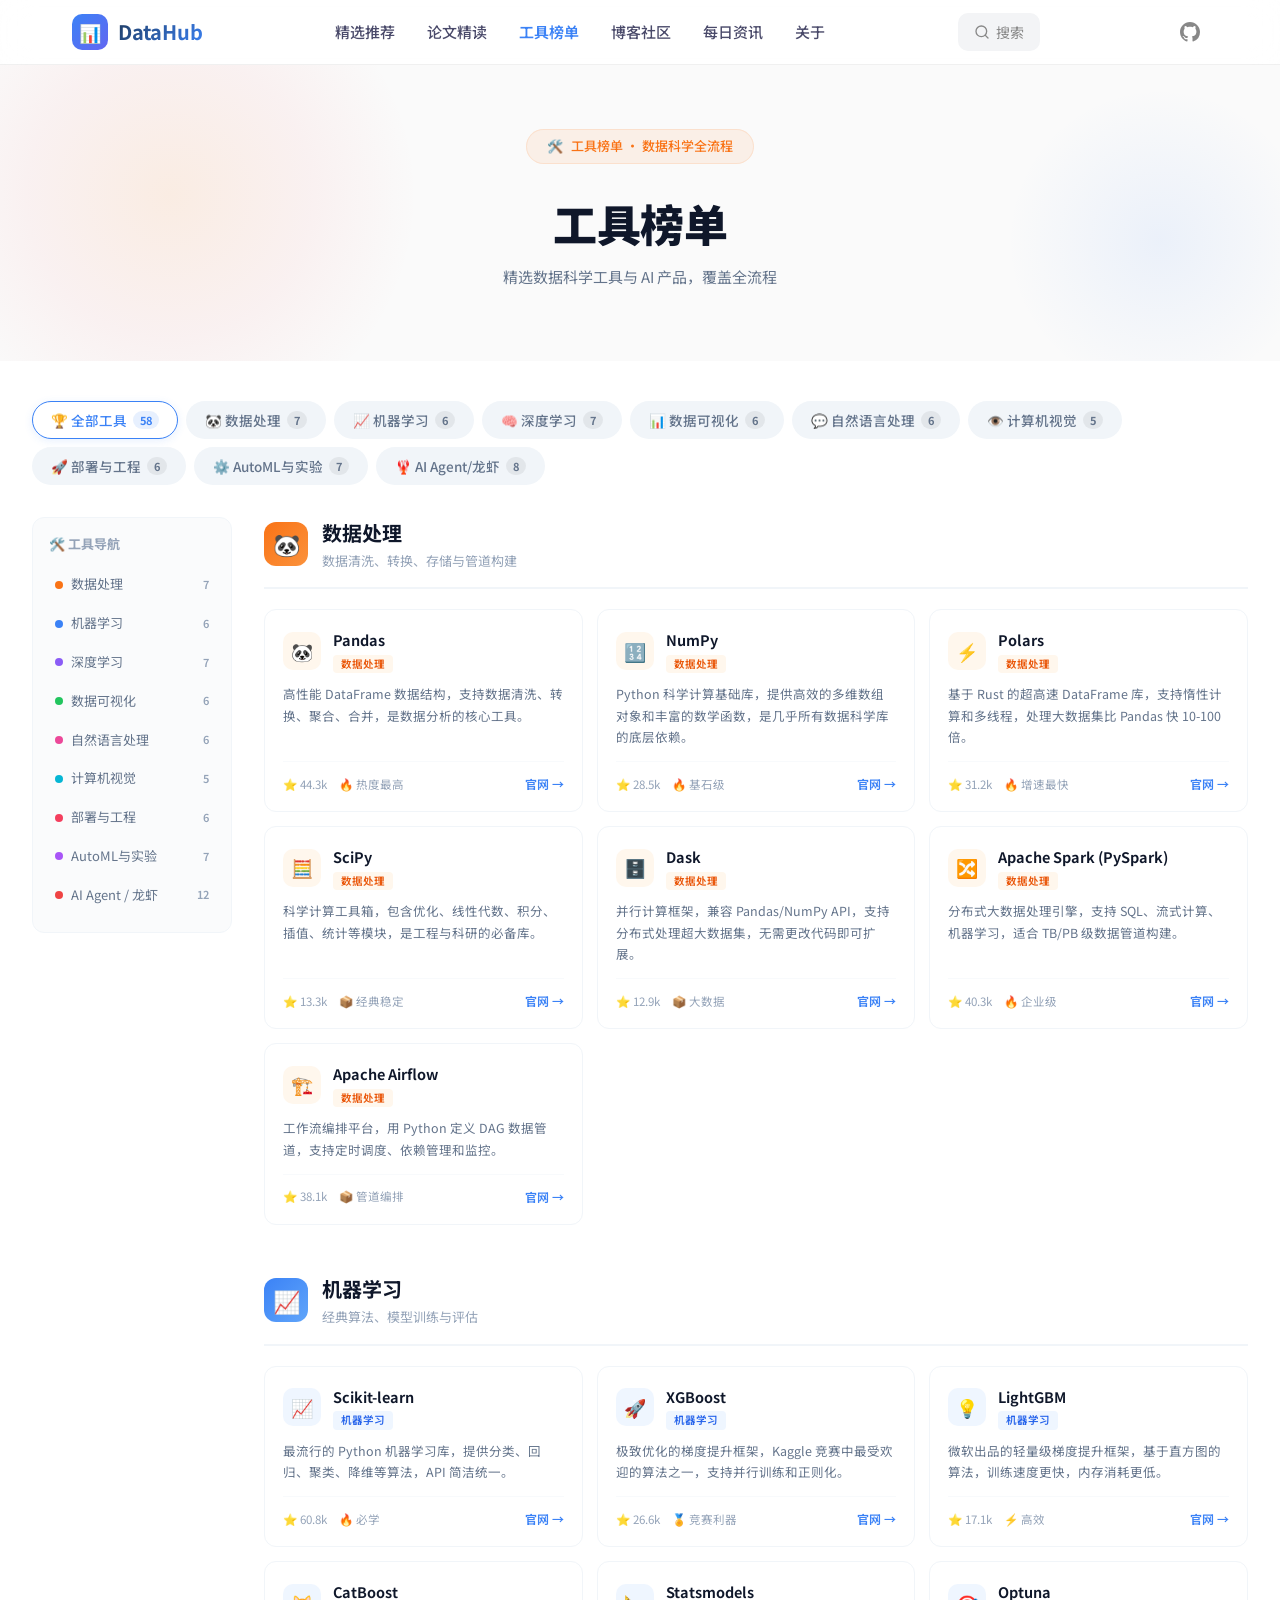
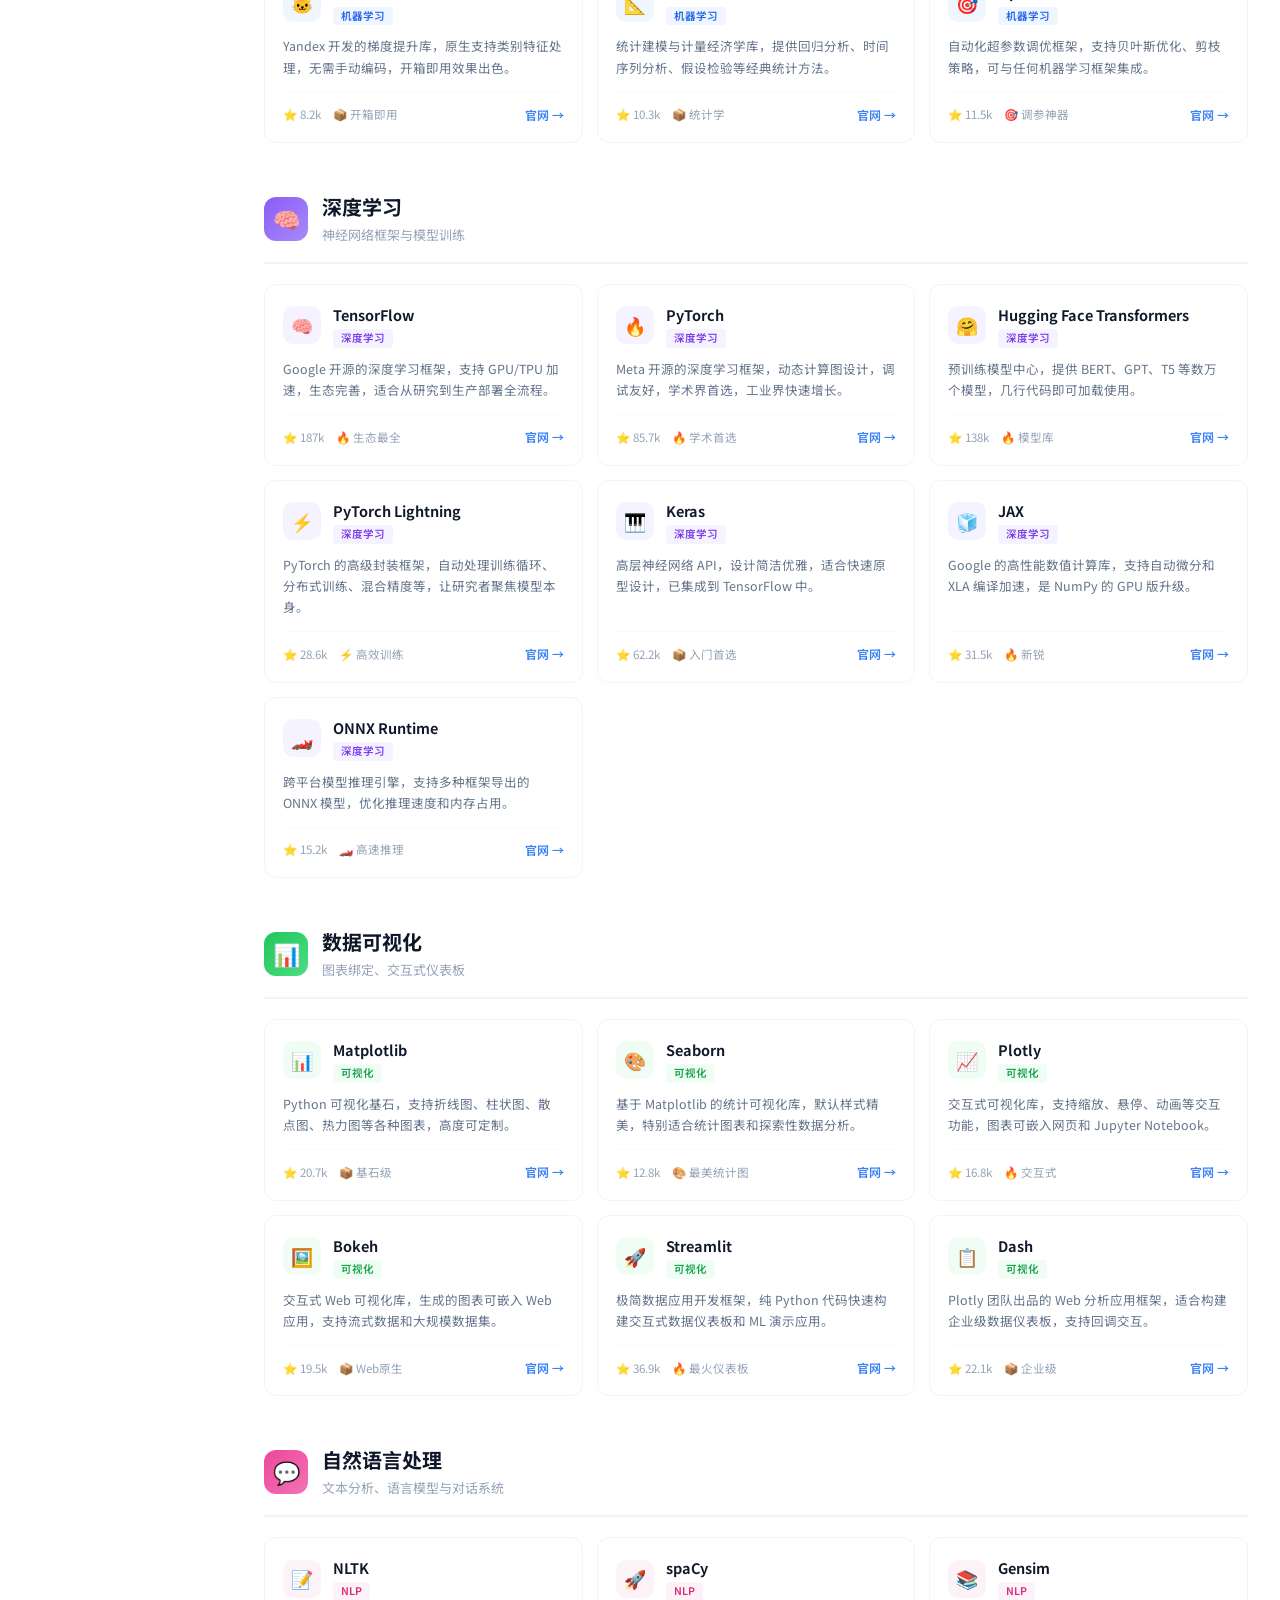
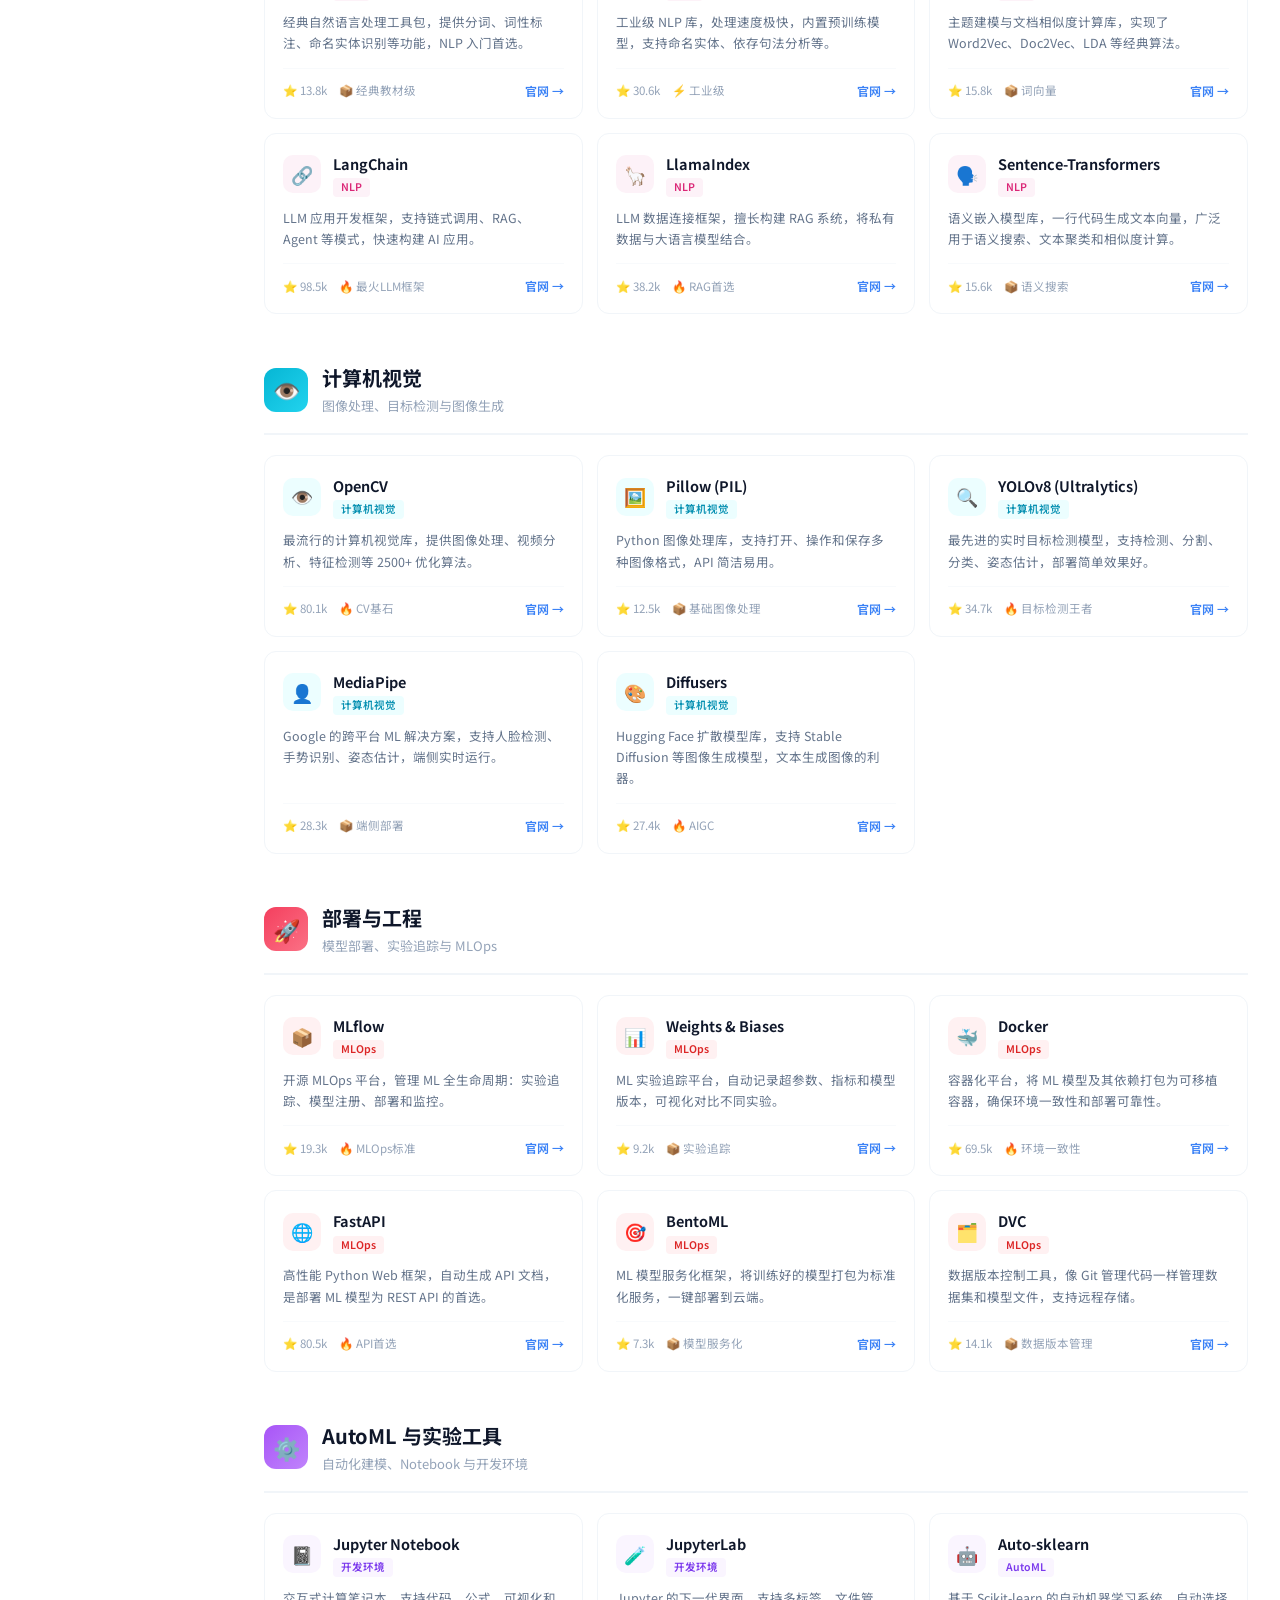
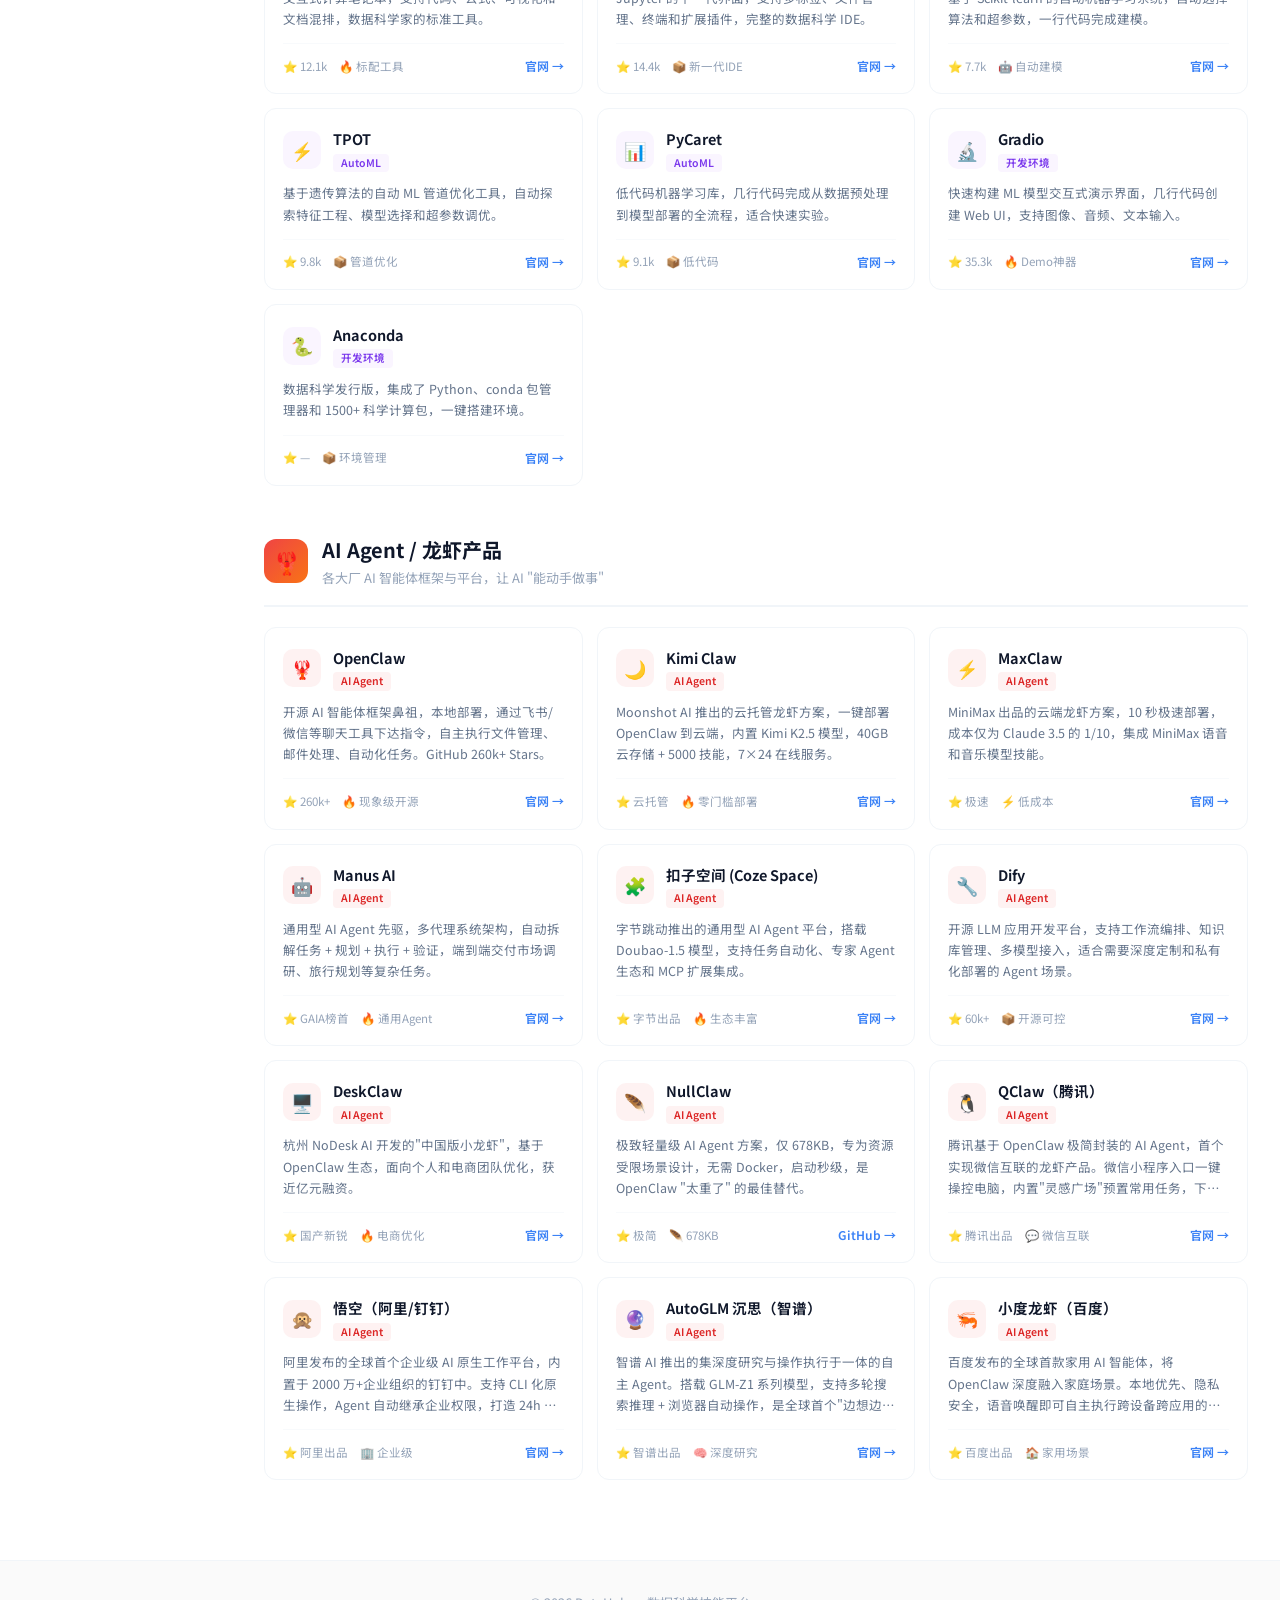
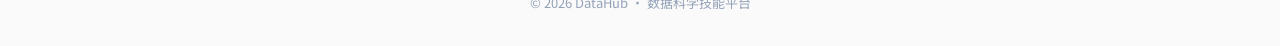
<file: tools.html>
<!DOCTYPE html>
<html lang="zh-CN">
<head>
  <meta charset="UTF-8">
  <meta name="viewport" content="width=device-width, initial-scale=1.0">
  <title>工具榜单 - DataHub</title>
  <link rel="stylesheet" href="style.css">
  <link rel="stylesheet" href="tools.css">
  <link rel="preconnect" href="https://fonts.googleapis.com">
  <link href="https://fonts.googleapis.com/css2?family=Noto+Sans+SC:wght@400;500;700;900&display=swap" rel="stylesheet">
</head>
<body>

  <!-- 顶部导航 -->
  <header class="navbar">
    <div class="navbar-inner">
      <div class="logo">
        <a href="index.html" style="display:flex;align-items:center;gap:10px;">
          <div class="logo-icon">📊</div>
          <span class="logo-text">DataHub</span>
        </a>
      </div>
      <nav class="nav-links">
        <a href="index.html" class="nav-link">精选推荐</a>
        <a href="papers.html" class="nav-link">论文精读</a>
        <a href="tools.html" class="nav-link active">工具榜单</a>
        <a href="articles.html" class="nav-link">博客社区</a>
        <a href="daily.html" class="nav-link">每日资讯</a>
        <a href="about.html" class="nav-link">关于</a>
      </nav>
      <div class="nav-search">
        <svg width="16" height="16" viewBox="0 0 24 24" fill="none" stroke="currentColor" stroke-width="2" stroke-linecap="round" stroke-linejoin="round">
          <circle cx="11" cy="11" r="8"></circle>
          <line x1="21" y1="21" x2="16.65" y2="16.65"></line>
        </svg>
        搜索
      </div>
      <a href="https://github.com/datahenry99/datascience" target="_blank" class="nav-github" title="GitHub">
        <svg width="20" height="20" viewBox="0 0 24 24" fill="currentColor"><path d="M12 0C5.37 0 0 5.37 0 12c0 5.31 3.435 9.795 8.205 11.385.6.105.825-.255.825-.57 0-.285-.015-1.23-.015-2.235-3.015.555-3.795-.735-4.035-1.41-.135-.345-.72-1.41-1.23-1.695-.42-.225-1.02-.78-.015-.795.945-.015 1.62.87 1.845 1.23 1.08 1.815 2.805 1.305 3.495.99.105-.78.42-1.305.765-1.605-2.67-.3-5.46-1.335-5.46-5.925 0-1.305.465-2.385 1.23-3.225-.12-.3-.54-1.53.12-3.18 0 0 1.005-.315 3.3 1.23.96-.27 1.98-.405 3-.405s2.04.135 3 .405c2.295-1.56 3.3-1.23 3.3-1.23.66 1.65.24 2.88.12 3.18.765.84 1.23 1.905 1.23 3.225 0 4.605-2.805 5.625-5.475 5.925.435.375.81 1.095.81 2.22 0 1.605-.015 2.895-.015 3.3 0 .315.225.69.825.57A12.02 12.02 0 0024 12c0-6.63-5.37-12-12-12z"/></svg>
      </a>
    </div>
  </header>

  <!-- 页面头部 -->
  <section class="tools-hero">
    <div class="tools-hero-bg"></div>
    <div class="tools-hero-inner">
      <div class="tools-hero-tag">
        <span>🛠️</span> 工具榜单 · 数据科学全流程
      </div>
      <h1 class="tools-hero-title">
        工具榜单
      </h1>
      <p class="tools-hero-desc">
        精选数据科学工具与 AI 产品，覆盖全流程
      </p>
    </div>
  </section>

  <!-- 工具主体 -->
  <section class="tools-main">
    <div class="tools-main-inner">

      <!-- 分类筛选标签 -->
      <div class="tools-filter">
        <button class="filter-btn active" data-filter="all">🏆 全部工具 <span class="filter-count">58</span></button>
        <button class="filter-btn" data-filter="data-processing">🐼 数据处理 <span class="filter-count">7</span></button>
        <button class="filter-btn" data-filter="ml">📈 机器学习 <span class="filter-count">6</span></button>
        <button class="filter-btn" data-filter="dl">🧠 深度学习 <span class="filter-count">7</span></button>
        <button class="filter-btn" data-filter="viz">📊 数据可视化 <span class="filter-count">6</span></button>
        <button class="filter-btn" data-filter="nlp">💬 自然语言处理 <span class="filter-count">6</span></button>
        <button class="filter-btn" data-filter="cv">👁️ 计算机视觉 <span class="filter-count">5</span></button>
        <button class="filter-btn" data-filter="deploy">🚀 部署与工程 <span class="filter-count">6</span></button>
        <button class="filter-btn" data-filter="auto">⚙️ AutoML与实验 <span class="filter-count">7</span></button>
        <button class="filter-btn" data-filter="agent">🦞 AI Agent/龙虾 <span class="filter-count">8</span></button>
      </div>

      <div class="tools-layout">
        <!-- 侧边目录 -->
        <aside class="tools-sidebar">
          <div class="sidebar-title">🛠️ 工具导航</div>
          <a href="#cat-data-processing" class="sidebar-link active">
            <span class="sidebar-dot" style="background:#f97316;"></span>
            <span>数据处理</span>
            <span class="sidebar-count">7</span>
          </a>
          <a href="#cat-ml" class="sidebar-link">
            <span class="sidebar-dot" style="background:#3b82f6;"></span>
            <span>机器学习</span>
            <span class="sidebar-count">6</span>
          </a>
          <a href="#cat-dl" class="sidebar-link">
            <span class="sidebar-dot" style="background:#8b5cf6;"></span>
            <span>深度学习</span>
            <span class="sidebar-count">7</span>
          </a>
          <a href="#cat-viz" class="sidebar-link">
            <span class="sidebar-dot" style="background:#22c55e;"></span>
            <span>数据可视化</span>
            <span class="sidebar-count">6</span>
          </a>
          <a href="#cat-nlp" class="sidebar-link">
            <span class="sidebar-dot" style="background:#ec4899;"></span>
            <span>自然语言处理</span>
            <span class="sidebar-count">6</span>
          </a>
          <a href="#cat-cv" class="sidebar-link">
            <span class="sidebar-dot" style="background:#06b6d4;"></span>
            <span>计算机视觉</span>
            <span class="sidebar-count">5</span>
          </a>
          <a href="#cat-deploy" class="sidebar-link">
            <span class="sidebar-dot" style="background:#f43f5e;"></span>
            <span>部署与工程</span>
            <span class="sidebar-count">6</span>
          </a>
          <a href="#cat-auto" class="sidebar-link">
            <span class="sidebar-dot" style="background:#a855f7;"></span>
            <span>AutoML与实验</span>
            <span class="sidebar-count">7</span>
          </a>
          <a href="#cat-agent" class="sidebar-link">
            <span class="sidebar-dot" style="background:#ef4444;"></span>
            <span>AI Agent / 龙虾</span>
            <span class="sidebar-count">12</span>
          </a>
        </aside>

        <!-- 工具列表主体 -->
        <div class="tools-content">

          <!-- ====== 数据处理 ====== -->
          <div class="tools-category" id="cat-data-processing">
            <div class="category-header">
              <span class="category-icon" style="background:linear-gradient(135deg,#f97316,#fb923c);">🐼</span>
              <div>
                <h3 class="category-title">数据处理</h3>
                <p class="category-desc">数据清洗、转换、存储与管道构建</p>
              </div>
            </div>
            <div class="tools-grid">
              <div class="tool-card" data-cat="data-processing">
                <div class="tool-card-header">
                  <span class="tool-icon" style="background:#fff7ed;">🐼</span>
                  <div class="tool-meta">
                    <span class="tool-name">Pandas</span>
                    <span class="tool-tag orange">数据处理</span>
                  </div>
                </div>
                <p class="tool-desc">高性能 DataFrame 数据结构，支持数据清洗、转换、聚合、合并，是数据分析的核心工具。</p>
                <div class="tool-footer">
                  <span class="tool-stat">⭐ 44.3k</span>
                  <span class="tool-stat">🔥 热度最高</span>
                  <a href="https://pandas.pydata.org" target="_blank" class="tool-link">官网 →</a>
                </div>
              </div>
              <div class="tool-card" data-cat="data-processing">
                <div class="tool-card-header">
                  <span class="tool-icon" style="background:#fff7ed;">🔢</span>
                  <div class="tool-meta">
                    <span class="tool-name">NumPy</span>
                    <span class="tool-tag orange">数据处理</span>
                  </div>
                </div>
                <p class="tool-desc">Python 科学计算基础库，提供高效的多维数组对象和丰富的数学函数，是几乎所有数据科学库的底层依赖。</p>
                <div class="tool-footer">
                  <span class="tool-stat">⭐ 28.5k</span>
                  <span class="tool-stat">🔥 基石级</span>
                  <a href="https://numpy.org" target="_blank" class="tool-link">官网 →</a>
                </div>
              </div>
              <div class="tool-card" data-cat="data-processing">
                <div class="tool-card-header">
                  <span class="tool-icon" style="background:#fff7ed;">⚡</span>
                  <div class="tool-meta">
                    <span class="tool-name">Polars</span>
                    <span class="tool-tag orange">数据处理</span>
                  </div>
                </div>
                <p class="tool-desc">基于 Rust 的超高速 DataFrame 库，支持惰性计算和多线程，处理大数据集比 Pandas 快 10-100 倍。</p>
                <div class="tool-footer">
                  <span class="tool-stat">⭐ 31.2k</span>
                  <span class="tool-stat">🔥 增速最快</span>
                  <a href="https://pola.rs" target="_blank" class="tool-link">官网 →</a>
                </div>
              </div>
              <div class="tool-card" data-cat="data-processing">
                <div class="tool-card-header">
                  <span class="tool-icon" style="background:#fff7ed;">🧮</span>
                  <div class="tool-meta">
                    <span class="tool-name">SciPy</span>
                    <span class="tool-tag orange">数据处理</span>
                  </div>
                </div>
                <p class="tool-desc">科学计算工具箱，包含优化、线性代数、积分、插值、统计等模块，是工程与科研的必备库。</p>
                <div class="tool-footer">
                  <span class="tool-stat">⭐ 13.3k</span>
                  <span class="tool-stat">📦 经典稳定</span>
                  <a href="https://scipy.org" target="_blank" class="tool-link">官网 →</a>
                </div>
              </div>
              <div class="tool-card" data-cat="data-processing">
                <div class="tool-card-header">
                  <span class="tool-icon" style="background:#fff7ed;">🗄️</span>
                  <div class="tool-meta">
                    <span class="tool-name">Dask</span>
                    <span class="tool-tag orange">数据处理</span>
                  </div>
                </div>
                <p class="tool-desc">并行计算框架，兼容 Pandas/NumPy API，支持分布式处理超大数据集，无需更改代码即可扩展。</p>
                <div class="tool-footer">
                  <span class="tool-stat">⭐ 12.9k</span>
                  <span class="tool-stat">📦 大数据</span>
                  <a href="https://dask.org" target="_blank" class="tool-link">官网 →</a>
                </div>
              </div>
              <div class="tool-card" data-cat="data-processing">
                <div class="tool-card-header">
                  <span class="tool-icon" style="background:#fff7ed;">🔀</span>
                  <div class="tool-meta">
                    <span class="tool-name">Apache Spark (PySpark)</span>
                    <span class="tool-tag orange">数据处理</span>
                  </div>
                </div>
                <p class="tool-desc">分布式大数据处理引擎，支持 SQL、流式计算、机器学习，适合 TB/PB 级数据管道构建。</p>
                <div class="tool-footer">
                  <span class="tool-stat">⭐ 40.3k</span>
                  <span class="tool-stat">🔥 企业级</span>
                  <a href="https://spark.apache.org" target="_blank" class="tool-link">官网 →</a>
                </div>
              </div>
              <div class="tool-card" data-cat="data-processing">
                <div class="tool-card-header">
                  <span class="tool-icon" style="background:#fff7ed;">🏗️</span>
                  <div class="tool-meta">
                    <span class="tool-name">Apache Airflow</span>
                    <span class="tool-tag orange">数据处理</span>
                  </div>
                </div>
                <p class="tool-desc">工作流编排平台，用 Python 定义 DAG 数据管道，支持定时调度、依赖管理和监控。</p>
                <div class="tool-footer">
                  <span class="tool-stat">⭐ 38.1k</span>
                  <span class="tool-stat">📦 管道编排</span>
                  <a href="https://airflow.apache.org" target="_blank" class="tool-link">官网 →</a>
                </div>
              </div>
            </div>
          </div>

          <!-- ====== 机器学习 ====== -->
          <div class="tools-category" id="cat-ml">
            <div class="category-header">
              <span class="category-icon" style="background:linear-gradient(135deg,#3b82f6,#60a5fa);">📈</span>
              <div>
                <h3 class="category-title">机器学习</h3>
                <p class="category-desc">经典算法、模型训练与评估</p>
              </div>
            </div>
            <div class="tools-grid">
              <div class="tool-card" data-cat="ml">
                <div class="tool-card-header">
                  <span class="tool-icon" style="background:#eff6ff;">📈</span>
                  <div class="tool-meta">
                    <span class="tool-name">Scikit-learn</span>
                    <span class="tool-tag blue">机器学习</span>
                  </div>
                </div>
                <p class="tool-desc">最流行的 Python 机器学习库，提供分类、回归、聚类、降维等算法，API 简洁统一。</p>
                <div class="tool-footer">
                  <span class="tool-stat">⭐ 60.8k</span>
                  <span class="tool-stat">🔥 必学</span>
                  <a href="https://scikit-learn.org" target="_blank" class="tool-link">官网 →</a>
                </div>
              </div>
              <div class="tool-card" data-cat="ml">
                <div class="tool-card-header">
                  <span class="tool-icon" style="background:#eff6ff;">🚀</span>
                  <div class="tool-meta">
                    <span class="tool-name">XGBoost</span>
                    <span class="tool-tag blue">机器学习</span>
                  </div>
                </div>
                <p class="tool-desc">极致优化的梯度提升框架，Kaggle 竞赛中最受欢迎的算法之一，支持并行训练和正则化。</p>
                <div class="tool-footer">
                  <span class="tool-stat">⭐ 26.6k</span>
                  <span class="tool-stat">🏅 竞赛利器</span>
                  <a href="https://xgboost.ai" target="_blank" class="tool-link">官网 →</a>
                </div>
              </div>
              <div class="tool-card" data-cat="ml">
                <div class="tool-card-header">
                  <span class="tool-icon" style="background:#eff6ff;">💡</span>
                  <div class="tool-meta">
                    <span class="tool-name">LightGBM</span>
                    <span class="tool-tag blue">机器学习</span>
                  </div>
                </div>
                <p class="tool-desc">微软出品的轻量级梯度提升框架，基于直方图的算法，训练速度更快，内存消耗更低。</p>
                <div class="tool-footer">
                  <span class="tool-stat">⭐ 17.1k</span>
                  <span class="tool-stat">⚡ 高效</span>
                  <a href="https://lightgbm.readthedocs.io" target="_blank" class="tool-link">官网 →</a>
                </div>
              </div>
              <div class="tool-card" data-cat="ml">
                <div class="tool-card-header">
                  <span class="tool-icon" style="background:#eff6ff;">🐱</span>
                  <div class="tool-meta">
                    <span class="tool-name">CatBoost</span>
                    <span class="tool-tag blue">机器学习</span>
                  </div>
                </div>
                <p class="tool-desc">Yandex 开发的梯度提升库，原生支持类别特征处理，无需手动编码，开箱即用效果出色。</p>
                <div class="tool-footer">
                  <span class="tool-stat">⭐ 8.2k</span>
                  <span class="tool-stat">📦 开箱即用</span>
                  <a href="https://catboost.ai" target="_blank" class="tool-link">官网 →</a>
                </div>
              </div>
              <div class="tool-card" data-cat="ml">
                <div class="tool-card-header">
                  <span class="tool-icon" style="background:#eff6ff;">📐</span>
                  <div class="tool-meta">
                    <span class="tool-name">Statsmodels</span>
                    <span class="tool-tag blue">机器学习</span>
                  </div>
                </div>
                <p class="tool-desc">统计建模与计量经济学库，提供回归分析、时间序列分析、假设检验等经典统计方法。</p>
                <div class="tool-footer">
                  <span class="tool-stat">⭐ 10.3k</span>
                  <span class="tool-stat">📦 统计学</span>
                  <a href="https://www.statsmodels.org" target="_blank" class="tool-link">官网 →</a>
                </div>
              </div>
              <div class="tool-card" data-cat="ml">
                <div class="tool-card-header">
                  <span class="tool-icon" style="background:#eff6ff;">🎯</span>
                  <div class="tool-meta">
                    <span class="tool-name">Optuna</span>
                    <span class="tool-tag blue">机器学习</span>
                  </div>
                </div>
                <p class="tool-desc">自动化超参数调优框架，支持贝叶斯优化、剪枝策略，可与任何机器学习框架集成。</p>
                <div class="tool-footer">
                  <span class="tool-stat">⭐ 11.5k</span>
                  <span class="tool-stat">🎯 调参神器</span>
                  <a href="https://optuna.org" target="_blank" class="tool-link">官网 →</a>
                </div>
              </div>
            </div>
          </div>

          <!-- ====== 深度学习 ====== -->
          <div class="tools-category" id="cat-dl">
            <div class="category-header">
              <span class="category-icon" style="background:linear-gradient(135deg,#8b5cf6,#a78bfa);">🧠</span>
              <div>
                <h3 class="category-title">深度学习</h3>
                <p class="category-desc">神经网络框架与模型训练</p>
              </div>
            </div>
            <div class="tools-grid">
              <div class="tool-card" data-cat="dl">
                <div class="tool-card-header">
                  <span class="tool-icon" style="background:#f5f3ff;">🧠</span>
                  <div class="tool-meta">
                    <span class="tool-name">TensorFlow</span>
                    <span class="tool-tag purple">深度学习</span>
                  </div>
                </div>
                <p class="tool-desc">Google 开源的深度学习框架，支持 GPU/TPU 加速，生态完善，适合从研究到生产部署全流程。</p>
                <div class="tool-footer">
                  <span class="tool-stat">⭐ 187k</span>
                  <span class="tool-stat">🔥 生态最全</span>
                  <a href="https://tensorflow.org" target="_blank" class="tool-link">官网 →</a>
                </div>
              </div>
              <div class="tool-card" data-cat="dl">
                <div class="tool-card-header">
                  <span class="tool-icon" style="background:#f5f3ff;">🔥</span>
                  <div class="tool-meta">
                    <span class="tool-name">PyTorch</span>
                    <span class="tool-tag purple">深度学习</span>
                  </div>
                </div>
                <p class="tool-desc">Meta 开源的深度学习框架，动态计算图设计，调试友好，学术界首选，工业界快速增长。</p>
                <div class="tool-footer">
                  <span class="tool-stat">⭐ 85.7k</span>
                  <span class="tool-stat">🔥 学术首选</span>
                  <a href="https://pytorch.org" target="_blank" class="tool-link">官网 →</a>
                </div>
              </div>
              <div class="tool-card" data-cat="dl">
                <div class="tool-card-header">
                  <span class="tool-icon" style="background:#f5f3ff;">🤗</span>
                  <div class="tool-meta">
                    <span class="tool-name">Hugging Face Transformers</span>
                    <span class="tool-tag purple">深度学习</span>
                  </div>
                </div>
                <p class="tool-desc">预训练模型中心，提供 BERT、GPT、T5 等数万个模型，几行代码即可加载使用。</p>
                <div class="tool-footer">
                  <span class="tool-stat">⭐ 138k</span>
                  <span class="tool-stat">🔥 模型库</span>
                  <a href="https://huggingface.co" target="_blank" class="tool-link">官网 →</a>
                </div>
              </div>
              <div class="tool-card" data-cat="dl">
                <div class="tool-card-header">
                  <span class="tool-icon" style="background:#f5f3ff;">⚡</span>
                  <div class="tool-meta">
                    <span class="tool-name">PyTorch Lightning</span>
                    <span class="tool-tag purple">深度学习</span>
                  </div>
                </div>
                <p class="tool-desc">PyTorch 的高级封装框架，自动处理训练循环、分布式训练、混合精度等，让研究者聚焦模型本身。</p>
                <div class="tool-footer">
                  <span class="tool-stat">⭐ 28.6k</span>
                  <span class="tool-stat">⚡ 高效训练</span>
                  <a href="https://lightning.ai" target="_blank" class="tool-link">官网 →</a>
                </div>
              </div>
              <div class="tool-card" data-cat="dl">
                <div class="tool-card-header">
                  <span class="tool-icon" style="background:#f5f3ff;">🎹</span>
                  <div class="tool-meta">
                    <span class="tool-name">Keras</span>
                    <span class="tool-tag purple">深度学习</span>
                  </div>
                </div>
                <p class="tool-desc">高层神经网络 API，设计简洁优雅，适合快速原型设计，已集成到 TensorFlow 中。</p>
                <div class="tool-footer">
                  <span class="tool-stat">⭐ 62.2k</span>
                  <span class="tool-stat">📦 入门首选</span>
                  <a href="https://keras.io" target="_blank" class="tool-link">官网 →</a>
                </div>
              </div>
              <div class="tool-card" data-cat="dl">
                <div class="tool-card-header">
                  <span class="tool-icon" style="background:#f5f3ff;">🧊</span>
                  <div class="tool-meta">
                    <span class="tool-name">JAX</span>
                    <span class="tool-tag purple">深度学习</span>
                  </div>
                </div>
                <p class="tool-desc">Google 的高性能数值计算库，支持自动微分和 XLA 编译加速，是 NumPy 的 GPU 版升级。</p>
                <div class="tool-footer">
                  <span class="tool-stat">⭐ 31.5k</span>
                  <span class="tool-stat">🔥 新锐</span>
                  <a href="https://github.com/google/jax" target="_blank" class="tool-link">官网 →</a>
                </div>
              </div>
              <div class="tool-card" data-cat="dl">
                <div class="tool-card-header">
                  <span class="tool-icon" style="background:#f5f3ff;">🏎️</span>
                  <div class="tool-meta">
                    <span class="tool-name">ONNX Runtime</span>
                    <span class="tool-tag purple">深度学习</span>
                  </div>
                </div>
                <p class="tool-desc">跨平台模型推理引擎，支持多种框架导出的 ONNX 模型，优化推理速度和内存占用。</p>
                <div class="tool-footer">
                  <span class="tool-stat">⭐ 15.2k</span>
                  <span class="tool-stat">🏎️ 高速推理</span>
                  <a href="https://onnxruntime.ai" target="_blank" class="tool-link">官网 →</a>
                </div>
              </div>
            </div>
          </div>

          <!-- ====== 数据可视化 ====== -->
          <div class="tools-category" id="cat-viz">
            <div class="category-header">
              <span class="category-icon" style="background:linear-gradient(135deg,#22c55e,#4ade80);">📊</span>
              <div>
                <h3 class="category-title">数据可视化</h3>
                <p class="category-desc">图表绑定、交互式仪表板</p>
              </div>
            </div>
            <div class="tools-grid">
              <div class="tool-card" data-cat="viz">
                <div class="tool-card-header">
                  <span class="tool-icon" style="background:#f0fdf4;">📊</span>
                  <div class="tool-meta">
                    <span class="tool-name">Matplotlib</span>
                    <span class="tool-tag green">可视化</span>
                  </div>
                </div>
                <p class="tool-desc">Python 可视化基石，支持折线图、柱状图、散点图、热力图等各种图表，高度可定制。</p>
                <div class="tool-footer">
                  <span class="tool-stat">⭐ 20.7k</span>
                  <span class="tool-stat">📦 基石级</span>
                  <a href="https://matplotlib.org" target="_blank" class="tool-link">官网 →</a>
                </div>
              </div>
              <div class="tool-card" data-cat="viz">
                <div class="tool-card-header">
                  <span class="tool-icon" style="background:#f0fdf4;">🎨</span>
                  <div class="tool-meta">
                    <span class="tool-name">Seaborn</span>
                    <span class="tool-tag green">可视化</span>
                  </div>
                </div>
                <p class="tool-desc">基于 Matplotlib 的统计可视化库，默认样式精美，特别适合统计图表和探索性数据分析。</p>
                <div class="tool-footer">
                  <span class="tool-stat">⭐ 12.8k</span>
                  <span class="tool-stat">🎨 最美统计图</span>
                  <a href="https://seaborn.pydata.org" target="_blank" class="tool-link">官网 →</a>
                </div>
              </div>
              <div class="tool-card" data-cat="viz">
                <div class="tool-card-header">
                  <span class="tool-icon" style="background:#f0fdf4;">📈</span>
                  <div class="tool-meta">
                    <span class="tool-name">Plotly</span>
                    <span class="tool-tag green">可视化</span>
                  </div>
                </div>
                <p class="tool-desc">交互式可视化库，支持缩放、悬停、动画等交互功能，图表可嵌入网页和 Jupyter Notebook。</p>
                <div class="tool-footer">
                  <span class="tool-stat">⭐ 16.8k</span>
                  <span class="tool-stat">🔥 交互式</span>
                  <a href="https://plotly.com" target="_blank" class="tool-link">官网 →</a>
                </div>
              </div>
              <div class="tool-card" data-cat="viz">
                <div class="tool-card-header">
                  <span class="tool-icon" style="background:#f0fdf4;">🖼️</span>
                  <div class="tool-meta">
                    <span class="tool-name">Bokeh</span>
                    <span class="tool-tag green">可视化</span>
                  </div>
                </div>
                <p class="tool-desc">交互式 Web 可视化库，生成的图表可嵌入 Web 应用，支持流式数据和大规模数据集。</p>
                <div class="tool-footer">
                  <span class="tool-stat">⭐ 19.5k</span>
                  <span class="tool-stat">📦 Web原生</span>
                  <a href="https://bokeh.org" target="_blank" class="tool-link">官网 →</a>
                </div>
              </div>
              <div class="tool-card" data-cat="viz">
                <div class="tool-card-header">
                  <span class="tool-icon" style="background:#f0fdf4;">🚀</span>
                  <div class="tool-meta">
                    <span class="tool-name">Streamlit</span>
                    <span class="tool-tag green">可视化</span>
                  </div>
                </div>
                <p class="tool-desc">极简数据应用开发框架，纯 Python 代码快速构建交互式数据仪表板和 ML 演示应用。</p>
                <div class="tool-footer">
                  <span class="tool-stat">⭐ 36.9k</span>
                  <span class="tool-stat">🔥 最火仪表板</span>
                  <a href="https://streamlit.io" target="_blank" class="tool-link">官网 →</a>
                </div>
              </div>
              <div class="tool-card" data-cat="viz">
                <div class="tool-card-header">
                  <span class="tool-icon" style="background:#f0fdf4;">📋</span>
                  <div class="tool-meta">
                    <span class="tool-name">Dash</span>
                    <span class="tool-tag green">可视化</span>
                  </div>
                </div>
                <p class="tool-desc">Plotly 团队出品的 Web 分析应用框架，适合构建企业级数据仪表板，支持回调交互。</p>
                <div class="tool-footer">
                  <span class="tool-stat">⭐ 22.1k</span>
                  <span class="tool-stat">📦 企业级</span>
                  <a href="https://dash.plotly.com" target="_blank" class="tool-link">官网 →</a>
                </div>
              </div>
            </div>
          </div>

          <!-- ====== 自然语言处理 ====== -->
          <div class="tools-category" id="cat-nlp">
            <div class="category-header">
              <span class="category-icon" style="background:linear-gradient(135deg,#ec4899,#f472b6);">💬</span>
              <div>
                <h3 class="category-title">自然语言处理</h3>
                <p class="category-desc">文本分析、语言模型与对话系统</p>
              </div>
            </div>
            <div class="tools-grid">
              <div class="tool-card" data-cat="nlp">
                <div class="tool-card-header">
                  <span class="tool-icon" style="background:#fdf2f8;">📝</span>
                  <div class="tool-meta">
                    <span class="tool-name">NLTK</span>
                    <span class="tool-tag pink">NLP</span>
                  </div>
                </div>
                <p class="tool-desc">经典自然语言处理工具包，提供分词、词性标注、命名实体识别等功能，NLP 入门首选。</p>
                <div class="tool-footer">
                  <span class="tool-stat">⭐ 13.8k</span>
                  <span class="tool-stat">📦 经典教材级</span>
                  <a href="https://nltk.org" target="_blank" class="tool-link">官网 →</a>
                </div>
              </div>
              <div class="tool-card" data-cat="nlp">
                <div class="tool-card-header">
                  <span class="tool-icon" style="background:#fdf2f8;">🚀</span>
                  <div class="tool-meta">
                    <span class="tool-name">spaCy</span>
                    <span class="tool-tag pink">NLP</span>
                  </div>
                </div>
                <p class="tool-desc">工业级 NLP 库，处理速度极快，内置预训练模型，支持命名实体、依存句法分析等。</p>
                <div class="tool-footer">
                  <span class="tool-stat">⭐ 30.6k</span>
                  <span class="tool-stat">⚡ 工业级</span>
                  <a href="https://spacy.io" target="_blank" class="tool-link">官网 →</a>
                </div>
              </div>
              <div class="tool-card" data-cat="nlp">
                <div class="tool-card-header">
                  <span class="tool-icon" style="background:#fdf2f8;">📚</span>
                  <div class="tool-meta">
                    <span class="tool-name">Gensim</span>
                    <span class="tool-tag pink">NLP</span>
                  </div>
                </div>
                <p class="tool-desc">主题建模与文档相似度计算库，实现了 Word2Vec、Doc2Vec、LDA 等经典算法。</p>
                <div class="tool-footer">
                  <span class="tool-stat">⭐ 15.8k</span>
                  <span class="tool-stat">📦 词向量</span>
                  <a href="https://radimrehurek.com/gensim" target="_blank" class="tool-link">官网 →</a>
                </div>
              </div>
              <div class="tool-card" data-cat="nlp">
                <div class="tool-card-header">
                  <span class="tool-icon" style="background:#fdf2f8;">🔗</span>
                  <div class="tool-meta">
                    <span class="tool-name">LangChain</span>
                    <span class="tool-tag pink">NLP</span>
                  </div>
                </div>
                <p class="tool-desc">LLM 应用开发框架，支持链式调用、RAG、Agent 等模式，快速构建 AI 应用。</p>
                <div class="tool-footer">
                  <span class="tool-stat">⭐ 98.5k</span>
                  <span class="tool-stat">🔥 最火LLM框架</span>
                  <a href="https://langchain.com" target="_blank" class="tool-link">官网 →</a>
                </div>
              </div>
              <div class="tool-card" data-cat="nlp">
                <div class="tool-card-header">
                  <span class="tool-icon" style="background:#fdf2f8;">🦙</span>
                  <div class="tool-meta">
                    <span class="tool-name">LlamaIndex</span>
                    <span class="tool-tag pink">NLP</span>
                  </div>
                </div>
                <p class="tool-desc">LLM 数据连接框架，擅长构建 RAG 系统，将私有数据与大语言模型结合。</p>
                <div class="tool-footer">
                  <span class="tool-stat">⭐ 38.2k</span>
                  <span class="tool-stat">🔥 RAG首选</span>
                  <a href="https://llamaindex.ai" target="_blank" class="tool-link">官网 →</a>
                </div>
              </div>
              <div class="tool-card" data-cat="nlp">
                <div class="tool-card-header">
                  <span class="tool-icon" style="background:#fdf2f8;">🗣️</span>
                  <div class="tool-meta">
                    <span class="tool-name">Sentence-Transformers</span>
                    <span class="tool-tag pink">NLP</span>
                  </div>
                </div>
                <p class="tool-desc">语义嵌入模型库，一行代码生成文本向量，广泛用于语义搜索、文本聚类和相似度计算。</p>
                <div class="tool-footer">
                  <span class="tool-stat">⭐ 15.6k</span>
                  <span class="tool-stat">📦 语义搜索</span>
                  <a href="https://sbert.net" target="_blank" class="tool-link">官网 →</a>
                </div>
              </div>
            </div>
          </div>

          <!-- ====== 计算机视觉 ====== -->
          <div class="tools-category" id="cat-cv">
            <div class="category-header">
              <span class="category-icon" style="background:linear-gradient(135deg,#06b6d4,#22d3ee);">👁️</span>
              <div>
                <h3 class="category-title">计算机视觉</h3>
                <p class="category-desc">图像处理、目标检测与图像生成</p>
              </div>
            </div>
            <div class="tools-grid">
              <div class="tool-card" data-cat="cv">
                <div class="tool-card-header">
                  <span class="tool-icon" style="background:#ecfeff;">👁️</span>
                  <div class="tool-meta">
                    <span class="tool-name">OpenCV</span>
                    <span class="tool-tag cyan">计算机视觉</span>
                  </div>
                </div>
                <p class="tool-desc">最流行的计算机视觉库，提供图像处理、视频分析、特征检测等 2500+ 优化算法。</p>
                <div class="tool-footer">
                  <span class="tool-stat">⭐ 80.1k</span>
                  <span class="tool-stat">🔥 CV基石</span>
                  <a href="https://opencv.org" target="_blank" class="tool-link">官网 →</a>
                </div>
              </div>
              <div class="tool-card" data-cat="cv">
                <div class="tool-card-header">
                  <span class="tool-icon" style="background:#ecfeff;">🖼️</span>
                  <div class="tool-meta">
                    <span class="tool-name">Pillow (PIL)</span>
                    <span class="tool-tag cyan">计算机视觉</span>
                  </div>
                </div>
                <p class="tool-desc">Python 图像处理库，支持打开、操作和保存多种图像格式，API 简洁易用。</p>
                <div class="tool-footer">
                  <span class="tool-stat">⭐ 12.5k</span>
                  <span class="tool-stat">📦 基础图像处理</span>
                  <a href="https://pillow.readthedocs.io" target="_blank" class="tool-link">官网 →</a>
                </div>
              </div>
              <div class="tool-card" data-cat="cv">
                <div class="tool-card-header">
                  <span class="tool-icon" style="background:#ecfeff;">🔍</span>
                  <div class="tool-meta">
                    <span class="tool-name">YOLOv8 (Ultralytics)</span>
                    <span class="tool-tag cyan">计算机视觉</span>
                  </div>
                </div>
                <p class="tool-desc">最先进的实时目标检测模型，支持检测、分割、分类、姿态估计，部署简单效果好。</p>
                <div class="tool-footer">
                  <span class="tool-stat">⭐ 34.7k</span>
                  <span class="tool-stat">🔥 目标检测王者</span>
                  <a href="https://ultralytics.com" target="_blank" class="tool-link">官网 →</a>
                </div>
              </div>
              <div class="tool-card" data-cat="cv">
                <div class="tool-card-header">
                  <span class="tool-icon" style="background:#ecfeff;">👤</span>
                  <div class="tool-meta">
                    <span class="tool-name">MediaPipe</span>
                    <span class="tool-tag cyan">计算机视觉</span>
                  </div>
                </div>
                <p class="tool-desc">Google 的跨平台 ML 解决方案，支持人脸检测、手势识别、姿态估计，端侧实时运行。</p>
                <div class="tool-footer">
                  <span class="tool-stat">⭐ 28.3k</span>
                  <span class="tool-stat">📦 端侧部署</span>
                  <a href="https://mediapipe.dev" target="_blank" class="tool-link">官网 →</a>
                </div>
              </div>
              <div class="tool-card" data-cat="cv">
                <div class="tool-card-header">
                  <span class="tool-icon" style="background:#ecfeff;">🎨</span>
                  <div class="tool-meta">
                    <span class="tool-name">Diffusers</span>
                    <span class="tool-tag cyan">计算机视觉</span>
                  </div>
                </div>
                <p class="tool-desc">Hugging Face 扩散模型库，支持 Stable Diffusion 等图像生成模型，文本生成图像的利器。</p>
                <div class="tool-footer">
                  <span class="tool-stat">⭐ 27.4k</span>
                  <span class="tool-stat">🔥 AIGC</span>
                  <a href="https://huggingface.co/docs/diffusers" target="_blank" class="tool-link">官网 →</a>
                </div>
              </div>
            </div>
          </div>

          <!-- ====== 部署与工程 ====== -->
          <div class="tools-category" id="cat-deploy">
            <div class="category-header">
              <span class="category-icon" style="background:linear-gradient(135deg,#f43f5e,#fb7185);">🚀</span>
              <div>
                <h3 class="category-title">部署与工程</h3>
                <p class="category-desc">模型部署、实验追踪与 MLOps</p>
              </div>
            </div>
            <div class="tools-grid">
              <div class="tool-card" data-cat="deploy">
                <div class="tool-card-header">
                  <span class="tool-icon" style="background:#fff1f2;">📦</span>
                  <div class="tool-meta">
                    <span class="tool-name">MLflow</span>
                    <span class="tool-tag red">MLOps</span>
                  </div>
                </div>
                <p class="tool-desc">开源 MLOps 平台，管理 ML 全生命周期：实验追踪、模型注册、部署和监控。</p>
                <div class="tool-footer">
                  <span class="tool-stat">⭐ 19.3k</span>
                  <span class="tool-stat">🔥 MLOps标准</span>
                  <a href="https://mlflow.org" target="_blank" class="tool-link">官网 →</a>
                </div>
              </div>
              <div class="tool-card" data-cat="deploy">
                <div class="tool-card-header">
                  <span class="tool-icon" style="background:#fff1f2;">📊</span>
                  <div class="tool-meta">
                    <span class="tool-name">Weights & Biases</span>
                    <span class="tool-tag red">MLOps</span>
                  </div>
                </div>
                <p class="tool-desc">ML 实验追踪平台，自动记录超参数、指标和模型版本，可视化对比不同实验。</p>
                <div class="tool-footer">
                  <span class="tool-stat">⭐ 9.2k</span>
                  <span class="tool-stat">📦 实验追踪</span>
                  <a href="https://wandb.ai" target="_blank" class="tool-link">官网 →</a>
                </div>
              </div>
              <div class="tool-card" data-cat="deploy">
                <div class="tool-card-header">
                  <span class="tool-icon" style="background:#fff1f2;">🐳</span>
                  <div class="tool-meta">
                    <span class="tool-name">Docker</span>
                    <span class="tool-tag red">MLOps</span>
                  </div>
                </div>
                <p class="tool-desc">容器化平台，将 ML 模型及其依赖打包为可移植容器，确保环境一致性和部署可靠性。</p>
                <div class="tool-footer">
                  <span class="tool-stat">⭐ 69.5k</span>
                  <span class="tool-stat">🔥 环境一致性</span>
                  <a href="https://docker.com" target="_blank" class="tool-link">官网 →</a>
                </div>
              </div>
              <div class="tool-card" data-cat="deploy">
                <div class="tool-card-header">
                  <span class="tool-icon" style="background:#fff1f2;">🌐</span>
                  <div class="tool-meta">
                    <span class="tool-name">FastAPI</span>
                    <span class="tool-tag red">MLOps</span>
                  </div>
                </div>
                <p class="tool-desc">高性能 Python Web 框架，自动生成 API 文档，是部署 ML 模型为 REST API 的首选。</p>
                <div class="tool-footer">
                  <span class="tool-stat">⭐ 80.5k</span>
                  <span class="tool-stat">🔥 API首选</span>
                  <a href="https://fastapi.tiangolo.com" target="_blank" class="tool-link">官网 →</a>
                </div>
              </div>
              <div class="tool-card" data-cat="deploy">
                <div class="tool-card-header">
                  <span class="tool-icon" style="background:#fff1f2;">🎯</span>
                  <div class="tool-meta">
                    <span class="tool-name">BentoML</span>
                    <span class="tool-tag red">MLOps</span>
                  </div>
                </div>
                <p class="tool-desc">ML 模型服务化框架，将训练好的模型打包为标准化服务，一键部署到云端。</p>
                <div class="tool-footer">
                  <span class="tool-stat">⭐ 7.3k</span>
                  <span class="tool-stat">📦 模型服务化</span>
                  <a href="https://bentoml.com" target="_blank" class="tool-link">官网 →</a>
                </div>
              </div>
              <div class="tool-card" data-cat="deploy">
                <div class="tool-card-header">
                  <span class="tool-icon" style="background:#fff1f2;">🗂️</span>
                  <div class="tool-meta">
                    <span class="tool-name">DVC</span>
                    <span class="tool-tag red">MLOps</span>
                  </div>
                </div>
                <p class="tool-desc">数据版本控制工具，像 Git 管理代码一样管理数据集和模型文件，支持远程存储。</p>
                <div class="tool-footer">
                  <span class="tool-stat">⭐ 14.1k</span>
                  <span class="tool-stat">📦 数据版本管理</span>
                  <a href="https://dvc.org" target="_blank" class="tool-link">官网 →</a>
                </div>
              </div>
            </div>
          </div>

          <!-- ====== AutoML与实验 ====== -->
          <div class="tools-category" id="cat-auto">
            <div class="category-header">
              <span class="category-icon" style="background:linear-gradient(135deg,#a855f7,#c084fc);">⚙️</span>
              <div>
                <h3 class="category-title">AutoML 与实验工具</h3>
                <p class="category-desc">自动化建模、Notebook 与开发环境</p>
              </div>
            </div>
            <div class="tools-grid">
              <div class="tool-card" data-cat="auto">
                <div class="tool-card-header">
                  <span class="tool-icon" style="background:#faf5ff;">📓</span>
                  <div class="tool-meta">
                    <span class="tool-name">Jupyter Notebook</span>
                    <span class="tool-tag violet">开发环境</span>
                  </div>
                </div>
                <p class="tool-desc">交互式计算笔记本，支持代码、公式、可视化和文档混排，数据科学家的标准工具。</p>
                <div class="tool-footer">
                  <span class="tool-stat">⭐ 12.1k</span>
                  <span class="tool-stat">🔥 标配工具</span>
                  <a href="https://jupyter.org" target="_blank" class="tool-link">官网 →</a>
                </div>
              </div>
              <div class="tool-card" data-cat="auto">
                <div class="tool-card-header">
                  <span class="tool-icon" style="background:#faf5ff;">🧪</span>
                  <div class="tool-meta">
                    <span class="tool-name">JupyterLab</span>
                    <span class="tool-tag violet">开发环境</span>
                  </div>
                </div>
                <p class="tool-desc">Jupyter 的下一代界面，支持多标签、文件管理、终端和扩展插件，完整的数据科学 IDE。</p>
                <div class="tool-footer">
                  <span class="tool-stat">⭐ 14.4k</span>
                  <span class="tool-stat">📦 新一代IDE</span>
                  <a href="https://jupyterlab.readthedocs.io" target="_blank" class="tool-link">官网 →</a>
                </div>
              </div>
              <div class="tool-card" data-cat="auto">
                <div class="tool-card-header">
                  <span class="tool-icon" style="background:#faf5ff;">🤖</span>
                  <div class="tool-meta">
                    <span class="tool-name">Auto-sklearn</span>
                    <span class="tool-tag violet">AutoML</span>
                  </div>
                </div>
                <p class="tool-desc">基于 Scikit-learn 的自动机器学习系统，自动选择算法和超参数，一行代码完成建模。</p>
                <div class="tool-footer">
                  <span class="tool-stat">⭐ 7.7k</span>
                  <span class="tool-stat">🤖 自动建模</span>
                  <a href="https://automl.github.io/auto-sklearn" target="_blank" class="tool-link">官网 →</a>
                </div>
              </div>
              <div class="tool-card" data-cat="auto">
                <div class="tool-card-header">
                  <span class="tool-icon" style="background:#faf5ff;">⚡</span>
                  <div class="tool-meta">
                    <span class="tool-name">TPOT</span>
                    <span class="tool-tag violet">AutoML</span>
                  </div>
                </div>
                <p class="tool-desc">基于遗传算法的自动 ML 管道优化工具，自动探索特征工程、模型选择和超参数调优。</p>
                <div class="tool-footer">
                  <span class="tool-stat">⭐ 9.8k</span>
                  <span class="tool-stat">📦 管道优化</span>
                  <a href="http://epistasislab.github.io/tpot" target="_blank" class="tool-link">官网 →</a>
                </div>
              </div>
              <div class="tool-card" data-cat="auto">
                <div class="tool-card-header">
                  <span class="tool-icon" style="background:#faf5ff;">📊</span>
                  <div class="tool-meta">
                    <span class="tool-name">PyCaret</span>
                    <span class="tool-tag violet">AutoML</span>
                  </div>
                </div>
                <p class="tool-desc">低代码机器学习库，几行代码完成从数据预处理到模型部署的全流程，适合快速实验。</p>
                <div class="tool-footer">
                  <span class="tool-stat">⭐ 9.1k</span>
                  <span class="tool-stat">📦 低代码</span>
                  <a href="https://pycaret.org" target="_blank" class="tool-link">官网 →</a>
                </div>
              </div>
              <div class="tool-card" data-cat="auto">
                <div class="tool-card-header">
                  <span class="tool-icon" style="background:#faf5ff;">🔬</span>
                  <div class="tool-meta">
                    <span class="tool-name">Gradio</span>
                    <span class="tool-tag violet">开发环境</span>
                  </div>
                </div>
                <p class="tool-desc">快速构建 ML 模型交互式演示界面，几行代码创建 Web UI，支持图像、音频、文本输入。</p>
                <div class="tool-footer">
                  <span class="tool-stat">⭐ 35.3k</span>
                  <span class="tool-stat">🔥 Demo神器</span>
                  <a href="https://gradio.app" target="_blank" class="tool-link">官网 →</a>
                </div>
              </div>
              <div class="tool-card" data-cat="auto">
                <div class="tool-card-header">
                  <span class="tool-icon" style="background:#faf5ff;">🐍</span>
                  <div class="tool-meta">
                    <span class="tool-name">Anaconda</span>
                    <span class="tool-tag violet">开发环境</span>
                  </div>
                </div>
                <p class="tool-desc">数据科学发行版，集成了 Python、conda 包管理器和 1500+ 科学计算包，一键搭建环境。</p>
                <div class="tool-footer">
                  <span class="tool-stat">⭐ —</span>
                  <span class="tool-stat">📦 环境管理</span>
                  <a href="https://anaconda.com" target="_blank" class="tool-link">官网 →</a>
                </div>
              </div>
            </div>
          </div>

          <!-- ====== AI Agent / 龙虾产品 ====== -->
          <div class="tools-category" id="cat-agent">
            <div class="category-header">
              <span class="category-icon" style="background:linear-gradient(135deg,#ef4444,#f97316);">🦞</span>
              <div>
                <h3 class="category-title">AI Agent / 龙虾产品</h3>
                <p class="category-desc">各大厂 AI 智能体框架与平台，让 AI "能动手做事"</p>
              </div>
            </div>
            <div class="tools-grid">
              <div class="tool-card" data-cat="agent">
                <div class="tool-card-header">
                  <span class="tool-icon" style="background:#fef2f2;">🦞</span>
                  <div class="tool-meta">
                    <span class="tool-name">OpenClaw</span>
                    <span class="tool-tag lobster">AI Agent</span>
                  </div>
                </div>
                <p class="tool-desc">开源 AI 智能体框架鼻祖，本地部署，通过飞书/微信等聊天工具下达指令，自主执行文件管理、邮件处理、自动化任务。GitHub 260k+ Stars。</p>
                <div class="tool-footer">
                  <span class="tool-stat">⭐ 260k+</span>
                  <span class="tool-stat">🔥 现象级开源</span>
                  <a href="https://openclaw.ai" target="_blank" class="tool-link">官网 →</a>
                </div>
              </div>
              <div class="tool-card" data-cat="agent">
                <div class="tool-card-header">
                  <span class="tool-icon" style="background:#fef2f2;">🌙</span>
                  <div class="tool-meta">
                    <span class="tool-name">Kimi Claw</span>
                    <span class="tool-tag lobster">AI Agent</span>
                  </div>
                </div>
                <p class="tool-desc">Moonshot AI 推出的云托管龙虾方案，一键部署 OpenClaw 到云端，内置 Kimi K2.5 模型，40GB 云存储 + 5000 技能，7×24 在线服务。</p>
                <div class="tool-footer">
                  <span class="tool-stat">⭐ 云托管</span>
                  <span class="tool-stat">🔥 零门槛部署</span>
                  <a href="https://kimi.com/bot" target="_blank" class="tool-link">官网 →</a>
                </div>
              </div>
              <div class="tool-card" data-cat="agent">
                <div class="tool-card-header">
                  <span class="tool-icon" style="background:#fef2f2;">⚡</span>
                  <div class="tool-meta">
                    <span class="tool-name">MaxClaw</span>
                    <span class="tool-tag lobster">AI Agent</span>
                  </div>
                </div>
                <p class="tool-desc">MiniMax 出品的云端龙虾方案，10 秒极速部署，成本仅为 Claude 3.5 的 1/10，集成 MiniMax 语音和音乐模型技能。</p>
                <div class="tool-footer">
                  <span class="tool-stat">⭐ 极速</span>
                  <span class="tool-stat">⚡ 低成本</span>
                  <a href="https://www.minimaxi.com" target="_blank" class="tool-link">官网 →</a>
                </div>
              </div>
              <div class="tool-card" data-cat="agent">
                <div class="tool-card-header">
                  <span class="tool-icon" style="background:#fef2f2;">🤖</span>
                  <div class="tool-meta">
                    <span class="tool-name">Manus AI</span>
                    <span class="tool-tag lobster">AI Agent</span>
                  </div>
                </div>
                <p class="tool-desc">通用型 AI Agent 先驱，多代理系统架构，自动拆解任务 + 规划 + 执行 + 验证，端到端交付市场调研、旅行规划等复杂任务。</p>
                <div class="tool-footer">
                  <span class="tool-stat">⭐ GAIA榜首</span>
                  <span class="tool-stat">🔥 通用Agent</span>
                  <a href="https://manus.im" target="_blank" class="tool-link">官网 →</a>
                </div>
              </div>
              <div class="tool-card" data-cat="agent">
                <div class="tool-card-header">
                  <span class="tool-icon" style="background:#fef2f2;">🧩</span>
                  <div class="tool-meta">
                    <span class="tool-name">扣子空间 (Coze Space)</span>
                    <span class="tool-tag lobster">AI Agent</span>
                  </div>
                </div>
                <p class="tool-desc">字节跳动推出的通用型 AI Agent 平台，搭载 Doubao-1.5 模型，支持任务自动化、专家 Agent 生态和 MCP 扩展集成。</p>
                <div class="tool-footer">
                  <span class="tool-stat">⭐ 字节出品</span>
                  <span class="tool-stat">🔥 生态丰富</span>
                  <a href="https://space.coze.cn" target="_blank" class="tool-link">官网 →</a>
                </div>
              </div>
              <div class="tool-card" data-cat="agent">
                <div class="tool-card-header">
                  <span class="tool-icon" style="background:#fef2f2;">🔧</span>
                  <div class="tool-meta">
                    <span class="tool-name">Dify</span>
                    <span class="tool-tag lobster">AI Agent</span>
                  </div>
                </div>
                <p class="tool-desc">开源 LLM 应用开发平台，支持工作流编排、知识库管理、多模型接入，适合需要深度定制和私有化部署的 Agent 场景。</p>
                <div class="tool-footer">
                  <span class="tool-stat">⭐ 60k+</span>
                  <span class="tool-stat">📦 开源可控</span>
                  <a href="https://dify.ai" target="_blank" class="tool-link">官网 →</a>
                </div>
              </div>
              <div class="tool-card" data-cat="agent">
                <div class="tool-card-header">
                  <span class="tool-icon" style="background:#fef2f2;">🖥️</span>
                  <div class="tool-meta">
                    <span class="tool-name">DeskClaw</span>
                    <span class="tool-tag lobster">AI Agent</span>
                  </div>
                </div>
                <p class="tool-desc">杭州 NoDesk AI 开发的"中国版小龙虾"，基于 OpenClaw 生态，面向个人和电商团队优化，获近亿元融资。</p>
                <div class="tool-footer">
                  <span class="tool-stat">⭐ 国产新锐</span>
                  <span class="tool-stat">🔥 电商优化</span>
                  <a href="https://nodesk.co" target="_blank" class="tool-link">官网 →</a>
                </div>
              </div>
              <div class="tool-card" data-cat="agent">
                <div class="tool-card-header">
                  <span class="tool-icon" style="background:#fef2f2;">🪶</span>
                  <div class="tool-meta">
                    <span class="tool-name">NullClaw</span>
                    <span class="tool-tag lobster">AI Agent</span>
                  </div>
                </div>
                <p class="tool-desc">极致轻量级 AI Agent 方案，仅 678KB，专为资源受限场景设计，无需 Docker，启动秒级，是 OpenClaw "太重了" 的最佳替代。</p>
                <div class="tool-footer">
                  <span class="tool-stat">⭐ 极简</span>
                  <span class="tool-stat">🪶 678KB</span>
                  <a href="https://github.com/nicepkg/nullclaw" target="_blank" class="tool-link">GitHub →</a>
                </div>
              </div>
              <div class="tool-card" data-cat="agent">
                <div class="tool-card-header">
                  <span class="tool-icon" style="background:#fef2f2;">🐧</span>
                  <div class="tool-meta">
                    <span class="tool-name">QClaw（腾讯）</span>
                    <span class="tool-tag lobster">AI Agent</span>
                  </div>
                </div>
                <p class="tool-desc">腾讯基于 OpenClaw 极简封装的 AI Agent，首个实现微信互联的龙虾产品。微信小程序入口一键操控电脑，内置"灵感广场"预置常用任务，下载即用零门槛。</p>
                <div class="tool-footer">
                  <span class="tool-stat">⭐ 腾讯出品</span>
                  <span class="tool-stat">💬 微信互联</span>
                  <a href="https://qclaw.qq.com" target="_blank" class="tool-link">官网 →</a>
                </div>
              </div>
              <div class="tool-card" data-cat="agent">
                <div class="tool-card-header">
                  <span class="tool-icon" style="background:#fef2f2;">🙊</span>
                  <div class="tool-meta">
                    <span class="tool-name">悟空（阿里/钉钉）</span>
                    <span class="tool-tag lobster">AI Agent</span>
                  </div>
                </div>
                <p class="tool-desc">阿里发布的全球首个企业级 AI 原生工作平台，内置于 2000 万+企业组织的钉钉中。支持 CLI 化原生操作，Agent 自动继承企业权限，打造 24h 工作的"龙虾军团"。</p>
                <div class="tool-footer">
                  <span class="tool-stat">⭐ 阿里出品</span>
                  <span class="tool-stat">🏢 企业级</span>
                  <a href="https://www.dingtalk.com" target="_blank" class="tool-link">官网 →</a>
                </div>
              </div>
              <div class="tool-card" data-cat="agent">
                <div class="tool-card-header">
                  <span class="tool-icon" style="background:#fef2f2;">🔮</span>
                  <div class="tool-meta">
                    <span class="tool-name">AutoGLM 沉思（智谱）</span>
                    <span class="tool-tag lobster">AI Agent</span>
                  </div>
                </div>
                <p class="tool-desc">智谱 AI 推出的集深度研究与操作执行于一体的自主 Agent。搭载 GLM-Z1 系列模型，支持多轮搜索推理 + 浏览器自动操作，是全球首个"边想边干"的智能体。</p>
                <div class="tool-footer">
                  <span class="tool-stat">⭐ 智谱出品</span>
                  <span class="tool-stat">🧠 深度研究</span>
                  <a href="https://chatglm.cn" target="_blank" class="tool-link">官网 →</a>
                </div>
              </div>
              <div class="tool-card" data-cat="agent">
                <div class="tool-card-header">
                  <span class="tool-icon" style="background:#fef2f2;">🦐</span>
                  <div class="tool-meta">
                    <span class="tool-name">小度龙虾（百度）</span>
                    <span class="tool-tag lobster">AI Agent</span>
                  </div>
                </div>
                <p class="tool-desc">百度发布的全球首款家用 AI 智能体，将 OpenClaw 深度融入家庭场景。本地优先、隐私安全，语音唤醒即可自主执行跨设备跨应用的复杂任务，全家可用。</p>
                <div class="tool-footer">
                  <span class="tool-stat">⭐ 百度出品</span>
                  <span class="tool-stat">🏠 家用场景</span>
                  <a href="https://dumixiao.baidu.com" target="_blank" class="tool-link">官网 →</a>
                </div>
              </div>
            </div>
          </div>

        </div><!-- /tools-content -->
      </div><!-- /tools-layout -->
    </div>
  </section>

  <!-- Footer -->
  <footer class="footer">
    <div class="footer-inner">
      <p>© 2026 DataHub · 数据科学技能平台</p>
    </div>
  </footer>

  <script>
  // ===== 分类筛选 =====
  const filterBtns = document.querySelectorAll('.filter-btn');
  const categories = document.querySelectorAll('.tools-category');

  filterBtns.forEach(btn => {
    btn.addEventListener('click', () => {
      filterBtns.forEach(b => b.classList.remove('active'));
      btn.classList.add('active');
      const filter = btn.dataset.filter;

      categories.forEach(cat => {
        if (filter === 'all') {
          cat.classList.remove('hidden');
        } else {
          const catId = cat.id.replace('cat-', '');
          cat.classList.toggle('hidden', catId !== filter);
        }
      });

      updateSidebarOnFilter(filter);
    });
  });

  function updateSidebarOnFilter(filter) {
    const sidebarLinks = document.querySelectorAll('.tools-sidebar .sidebar-link');
    sidebarLinks.forEach(link => {
      link.classList.remove('active');
      if (filter === 'all') {
        // 恢复滚动高亮模式
      } else {
        const href = link.getAttribute('href');
        if (href === '#cat-' + filter) {
          link.classList.add('active');
        }
      }
    });
  }

  // ===== 侧边栏滚动高亮 =====
  const sidebarLinks = document.querySelectorAll('.tools-sidebar .sidebar-link');

  function updateSidebarHighlight() {
    const activeFilter = document.querySelector('.filter-btn.active');
    if (activeFilter && activeFilter.dataset.filter !== 'all') return;

    let current = '';
    categories.forEach(cat => {
      const rect = cat.getBoundingClientRect();
      if (rect.top <= 120) {
        current = cat.id;
      }
    });

    sidebarLinks.forEach(link => {
      link.classList.remove('active');
      if (link.getAttribute('href') === '#' + current) {
        link.classList.add('active');
      }
    });
  }

  window.addEventListener('scroll', updateSidebarHighlight);

  // ===== 侧边栏点击平滑滚动 =====
  sidebarLinks.forEach(link => {
    link.addEventListener('click', (e) => {
      e.preventDefault();
      const targetId = link.getAttribute('href').substring(1);
      const target = document.getElementById(targetId);
      if (target) {
        filterBtns.forEach(b => b.classList.remove('active'));
        document.querySelector('.filter-btn[data-filter="all"]').classList.add('active');
        categories.forEach(cat => cat.classList.remove('hidden'));

        target.scrollIntoView({ behavior: 'smooth', block: 'start' });
      }
    });
  });
  </script>

</body>
</html>
</file>
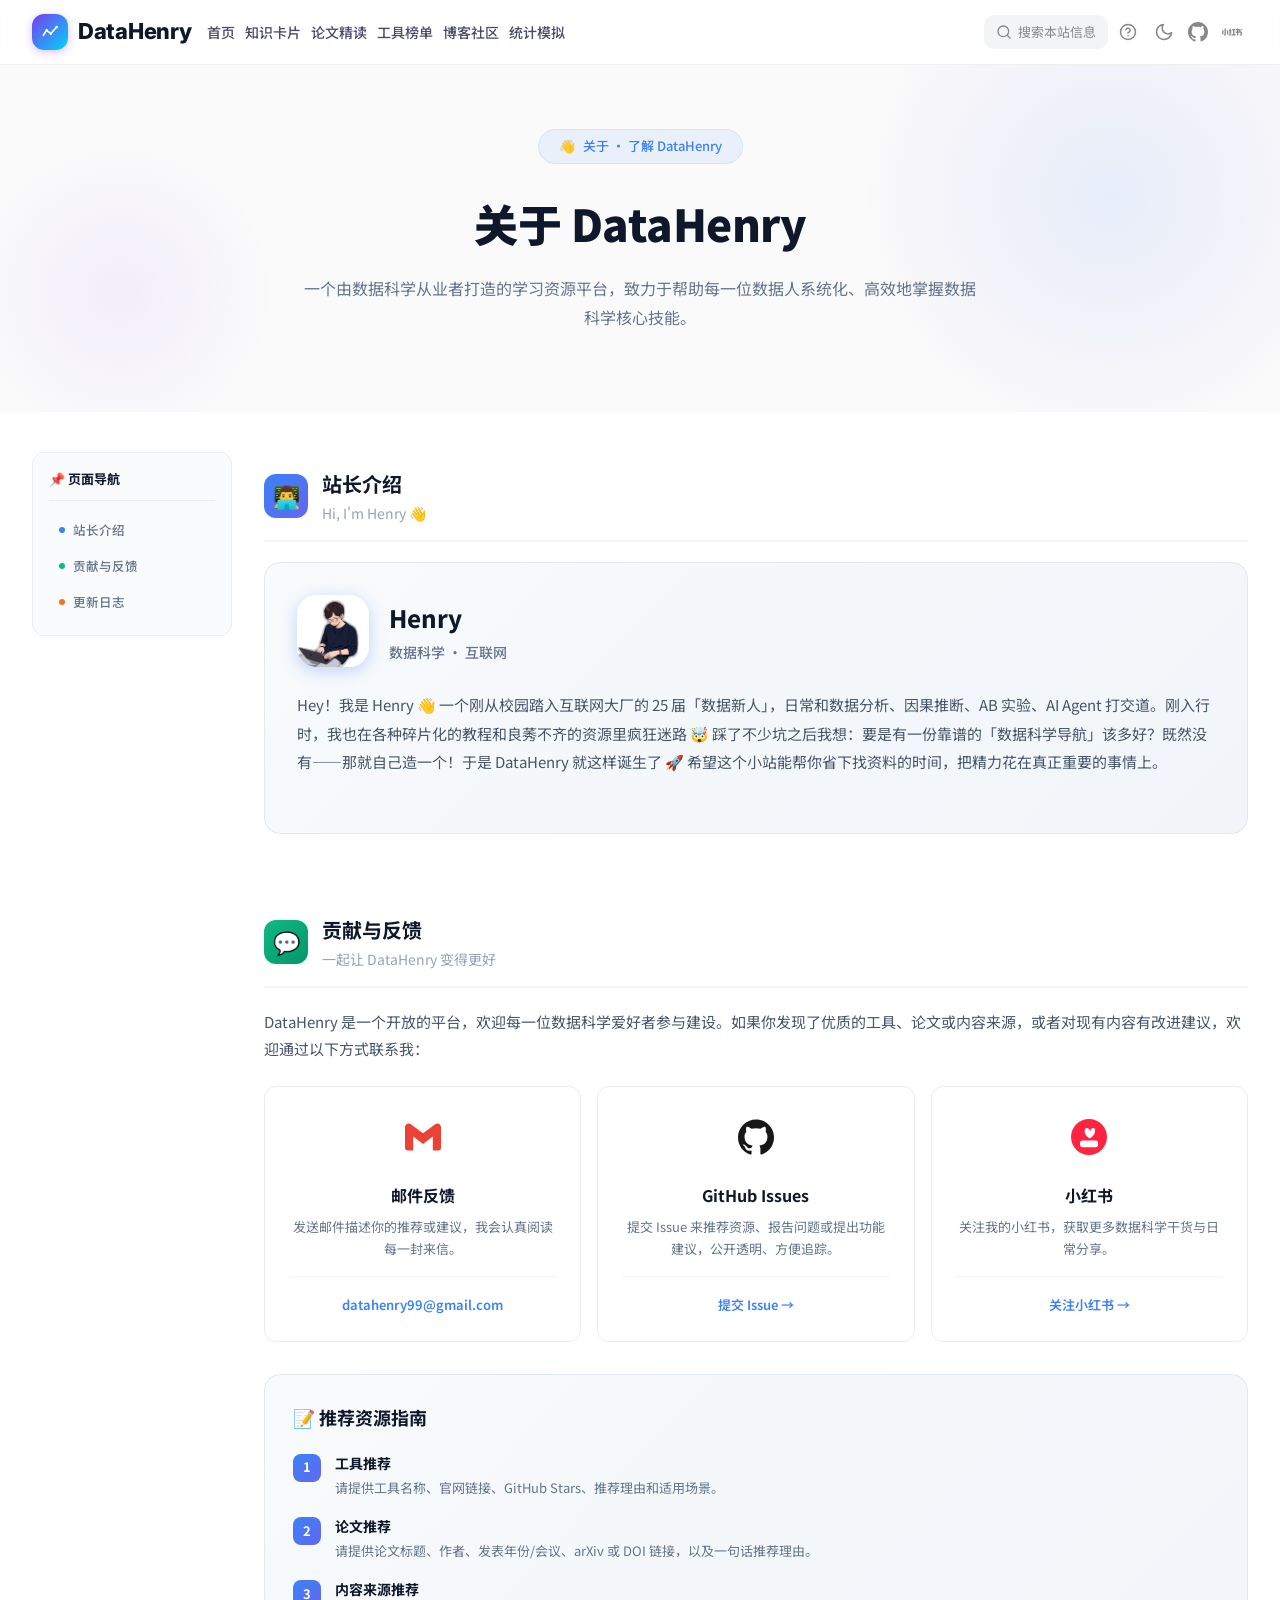
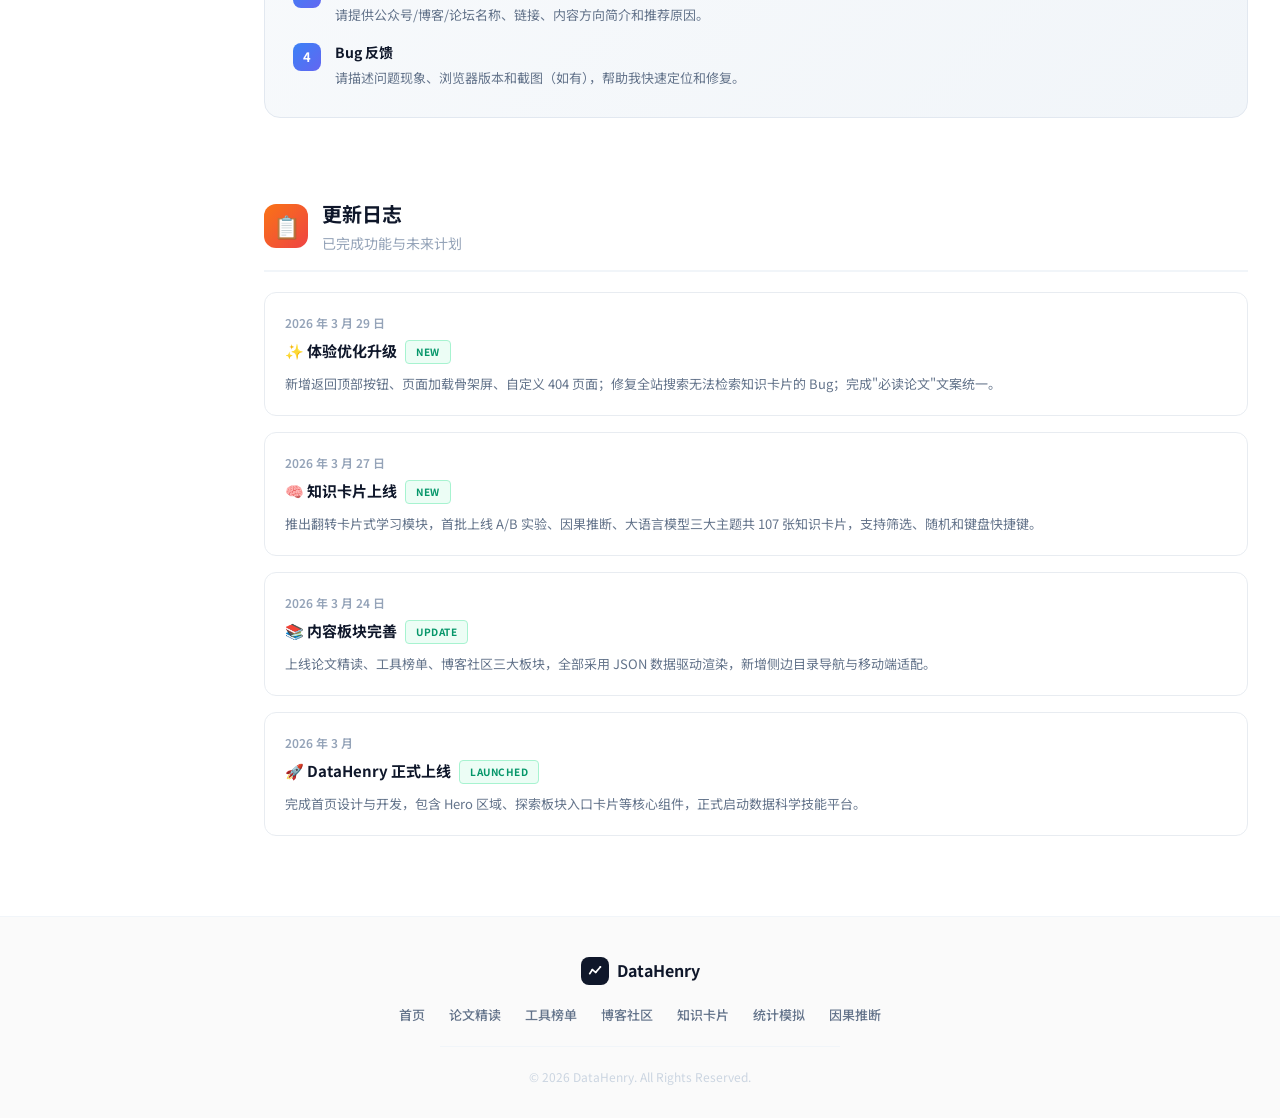
<file: pages/about.html>
<!DOCTYPE html>
<html lang="zh-CN">
<head>
  <meta charset="UTF-8">
  <meta name="viewport" content="width=device-width, initial-scale=1.0">
  <title>关于 - DataHenry | 数据科学学习资源平台</title>
  <meta name="description" content="了解 DataHenry 的故事，一个由数据科学从业者打造的学习资源平台，致力于帮助每一位数据人系统化掌握核心技能。">
  <meta name="keywords" content="DataHenry,数据科学,关于我们,数据分析,学习平台">
  <link rel="canonical" href="https://www.datahenry.com/pages/about.html">
  <meta property="og:title" content="关于 - DataHenry">
  <meta property="og:description" content="了解 DataHenry 的故事与愿景">
  <meta property="og:type" content="website">
  <meta property="og:url" content="https://www.datahenry.com/pages/about.html">
  <meta property="og:image" content="https://www.datahenry.com/images/og-cover.png">
  <meta name="twitter:card" content="summary_large_image">
  <meta name="twitter:title" content="关于 - DataHenry">
  <meta name="twitter:description" content="了解 DataHenry 的故事与愿景">
  <meta name="twitter:image" content="https://www.datahenry.com/images/og-cover.png">
  <link rel="icon" type="image/svg+xml" href="data:image/svg+xml,<svg xmlns='http://www.w3.org/2000/svg' viewBox='0 0 100 100'><defs><linearGradient id='g' x1='0' y1='0' x2='1' y2='1'><stop offset='0%25' stop-color='%237c3aed'/><stop offset='100%25' stop-color='%2300d4ff'/></linearGradient></defs><rect rx='20' width='100' height='100' fill='url(%23g)'/><polyline points='20 65 35 45 55 55 80 25' fill='none' stroke='white' stroke-width='8' stroke-linecap='round' stroke-linejoin='round'/><circle cx='35' cy='45' r='5' fill='white'/><circle cx='55' cy='55' r='5' fill='white'/><circle cx='80' cy='25' r='5' fill='white'/></svg>">
  <!-- Google Analytics: 替换 G-XXXXXXXXXX 为真实 ID 后取消注释 -->
  <!-- <script async src="https://www.googletagmanager.com/gtag/js?id=G-XXXXXXXXXX"></script>
  <script>window.dataLayer=window.dataLayer||[];function gtag(){dataLayer.push(arguments);}gtag('js',new Date());gtag('config','G-XXXXXXXXXX');</script> -->
  <!-- 百度统计 -->
  <script>
  var _hmt = _hmt || [];
  (function() {
    var hm = document.createElement("script");
    hm.src = "https://hm.baidu.com/hm.js?59f51c7002c5b191a2f53b23c5a838da";
    var s = document.getElementsByTagName("script")[0];
    s.parentNode.insertBefore(hm, s);
  })();
  </script>
  <script src="../js/theme.js"></script>
  <link rel="stylesheet" href="../css/style.css?v=20260414d">
  <link rel="stylesheet" href="../css/assistant.css?v=20260324">
  <link rel="stylesheet" href="../css/about.css?v=20260324b">
  <link rel="stylesheet" href="../css/dark-mode.css?v=20260414d">
  <link rel="preconnect" href="https://fonts.googleapis.com">
  <link rel="preconnect" href="https://fonts.gstatic.com" crossorigin>
  <link href="https://fonts.googleapis.com/css2?family=Noto+Sans+SC:wght@400;700&family=Inter:wght@800&display=swap" rel="stylesheet">
</head>
<body>

  <!-- 顶部导航 -->
  <header class="navbar">
    <div class="navbar-inner">
      <div class="logo">
        <a href="../index.html" style="display:flex;align-items:center;gap:10px;">
          <div class="logo-icon"><svg viewBox="0 0 24 24"><polyline points="4 16 8 10 13 14 20 6"/><circle cx="8" cy="10" r="1.5" fill="#fff" stroke="none"/><circle cx="13" cy="14" r="1.5" fill="#fff" stroke="none"/><circle cx="20" cy="6" r="1.5" fill="#fff" stroke="none"/></svg></div>
          <span class="logo-text">DataHenry</span>
        </a>
      </div>
      <nav class="nav-links">
        <a href="../index.html" class="nav-link">首页</a>
        <a href="flashcards.html" class="nav-link">知识卡片</a>
        <a href="papers.html" class="nav-link">论文精读</a>
        <a href="tools.html" class="nav-link">工具榜单</a>
        <a href="articles.html" class="nav-link">博客社区</a>
        <a href="stat-intuition.html" class="nav-link">统计模拟</a>
      </nav>
      <div class="nav-search">
        <svg width="16" height="16" viewBox="0 0 24 24" fill="none" stroke="currentColor" stroke-width="2" stroke-linecap="round" stroke-linejoin="round">
          <circle cx="11" cy="11" r="8"></circle>
          <line x1="21" y1="21" x2="16.65" y2="16.65"></line>
        </svg>
        搜索本站信息
      </div>
      <a href="../index.html#changelog" class="nav-changelog" title="更新日志">
        <svg width="18" height="18" viewBox="0 0 24 24" fill="none" stroke="currentColor" stroke-width="2" stroke-linecap="round" stroke-linejoin="round">
          <circle cx="12" cy="12" r="10"></circle>
          <path d="M9.09 9a3 3 0 0 1 5.83 1c0 2-3 3-3 3"></path>
          <line x1="12" y1="17" x2="12.01" y2="17"></line>
        </svg>
      </a>
      <div class="nav-social">
        <button class="theme-toggle" onclick="toggleTheme()" title="切换深色模式" aria-label="切换深色/浅色模式">
          <span class="icon-sun" aria-hidden="true"><svg width="20" height="20" viewBox="0 0 24 24" fill="none" stroke="currentColor" stroke-width="2" stroke-linecap="round" stroke-linejoin="round"><circle cx="12" cy="12" r="5"/><line x1="12" y1="1" x2="12" y2="3"/><line x1="12" y1="21" x2="12" y2="23"/><line x1="4.22" y1="4.22" x2="5.64" y2="5.64"/><line x1="18.36" y1="18.36" x2="19.78" y2="19.78"/><line x1="1" y1="12" x2="3" y2="12"/><line x1="21" y1="12" x2="23" y2="12"/><line x1="4.22" y1="19.78" x2="5.64" y2="18.36"/><line x1="18.36" y1="5.64" x2="19.78" y2="4.22"/></svg></span>
          <span class="icon-moon" aria-hidden="true"><svg width="20" height="20" viewBox="0 0 24 24" fill="none" stroke="currentColor" stroke-width="2" stroke-linecap="round" stroke-linejoin="round"><path d="M21 12.79A9 9 0 1111.21 3 7 7 0 0021 12.79z"/></svg></span>
        </button>
        <a href="https://github.com/datahenry99/datascience" target="_blank" rel="noopener" class="nav-github" title="GitHub" aria-label="GitHub 仓库">
          <svg width="20" height="20" viewBox="0 0 24 24" fill="currentColor"><path d="M12 0C5.37 0 0 5.37 0 12c0 5.31 3.435 9.795 8.205 11.385.6.105.825-.255.825-.57 0-.285-.015-1.23-.015-2.235-3.015.555-3.795-.735-4.035-1.41-.135-.345-.72-1.41-1.23-1.695-.42-.225-1.02-.78-.015-.795.945-.015 1.62.87 1.845 1.23 1.08 1.815 2.805 1.305 3.495.99.105-.78.42-1.305.765-1.605-2.67-.3-5.46-1.335-5.46-5.925 0-1.305.465-2.385 1.23-3.225-.12-.3-.54-1.53.12-3.18 0 0 1.005-.315 3.3 1.23.96-.27 1.98-.405 3-.405s2.04.135 3 .405c2.295-1.56 3.3-1.23 3.3-1.23.66 1.65.24 2.88.12 3.18.765.84 1.23 1.905 1.23 3.225 0 4.605-2.805 5.625-5.475 5.925.435.375.81 1.095.81 2.22 0 1.605-.015 2.895-.015 3.3 0 .315.225.69.825.57A12.02 12.02 0 0024 12c0-6.63-5.37-12-12-12z"/></svg>
        </a>
        <a href="https://xhslink.com/m/5PayTgjUO7K" target="_blank" rel="noopener" class="nav-xiaohongshu" title="小红书" aria-label="小红书主页">
          <svg width="20" height="20" viewBox="0 0 24 24" fill="currentColor"><path d="M22.405 9.879c.002.016.01.02.07.019h.725a.797.797 0 0 0 .78-.972.794.794 0 0 0-.884-.618.795.795 0 0 0-.692.794c0 .101-.002.666.001.777zm-11.509 4.808c-.203.001-1.353.004-1.685.003a2.528 2.528 0 0 1-.766-.126.025.025 0 0 0-.03.014L7.7 16.127a.025.025 0 0 0 .01.032c.111.06.336.124.495.124.66.01 1.32.002 1.981 0 .01 0 .02-.006.023-.015l.712-1.545a.025.025 0 0 0-.024-.036zM.477 9.91c-.071 0-.076.002-.076.01a.834.834 0 0 0-.01.08c-.027.397-.038.495-.234 3.06-.012.24-.034.389-.135.607-.026.057-.033.042.003.112.046.092.681 1.523.787 1.74.008.015.011.02.017.02.008 0 .033-.026.047-.044.147-.187.268-.391.371-.606.306-.635.44-1.325.486-1.706.014-.11.021-.22.03-.33l.204-2.616.022-.293c.003-.029 0-.033-.03-.034zm7.203 3.757a1.427 1.427 0 0 1-.135-.607c-.004-.084-.031-.39-.235-3.06a.443.443 0 0 0-.01-.082c-.004-.011-.052-.008-.076-.008h-1.48c-.03.001-.034.005-.03.034l.021.293c.076.982.153 1.964.233 2.946.05.4.186 1.085.487 1.706.103.215.223.419.37.606.015.018.037.051.048.049.02-.003.742-1.642.804-1.765.036-.07.03-.055.003-.112zm3.861-.913h-.872a.126.126 0 0 1-.116-.178l1.178-2.625a.025.025 0 0 0-.023-.035l-1.318-.003a.148.148 0 0 1-.135-.21l.876-1.954a.025.025 0 0 0-.023-.035h-1.56c-.01 0-.02.006-.024.015l-.926 2.068c-.085.169-.314.634-.399.938a.534.534 0 0 0-.02.191.46.46 0 0 0 .23.378.981.981 0 0 0 .46.119h.59c.041 0-.688 1.482-.834 1.972a.53.53 0 0 0-.023.172.465.465 0 0 0 .23.398c.15.092.342.12.475.12l1.66-.001c.01 0 .02-.006.023-.015l.575-1.28a.025.025 0 0 0-.024-.035zm-6.93-4.937H3.1a.032.032 0 0 0-.034.033c0 1.048-.01 2.795-.01 6.829 0 .288-.269.262-.28.262h-.74c-.04.001-.044.004-.04.047.001.037.465 1.064.555 1.263.01.02.03.033.051.033.157.003.767.009.938-.014.153-.02.3-.06.438-.132.3-.156.49-.419.595-.765.052-.172.075-.353.075-.533.002-2.33 0-4.66-.007-6.991a.032.032 0 0 0-.032-.032zm11.784 6.896c0-.014-.01-.021-.024-.022h-1.465c-.048-.001-.049-.002-.05-.049v-4.66c0-.072-.005-.07.07-.07h.863c.08 0 .075.004.075-.074V8.393c0-.082.006-.076-.08-.076h-3.5c-.064 0-.075-.006-.075.073v1.445c0 .083-.006.077.08.077h.854c.075 0 .07-.004.07.07v4.624c0 .095.008.084-.085.084-.37 0-1.11-.002-1.304 0-.048.001-.06.03-.06.03l-.697 1.519s-.014.025-.008.036c.006.01.013.008.058.008 1.748.003 3.495.002 5.243.002.03-.001.034-.006.035-.033v-1.539zm4.177-3.43c0 .013-.007.023-.02.024-.346.006-.692.004-1.037.004-.014-.002-.022-.01-.022-.024-.005-.434-.007-.869-.01-1.303 0-.072-.006-.071.07-.07l.733-.003c.041 0 .081.002.12.015.093.025.16.107.165.204.006.431.002 1.153.001 1.153zm2.67.244a1.953 1.953 0 0 0-.883-.222h-.18c-.04-.001-.04-.003-.042-.04V10.21c0-.132-.007-.263-.025-.394a1.823 1.823 0 0 0-.153-.53 1.533 1.533 0 0 0-.677-.71 2.167 2.167 0 0 0-1-.258c-.153-.003-.567 0-.72 0-.07 0-.068.004-.068-.065V7.76c0-.031-.01-.041-.046-.039H17.93s-.016 0-.023.007c-.006.006-.008.012-.008.023v.546c-.008.036-.057.015-.082.022h-.95c-.022.002-.028.008-.03.032v1.481c0 .09-.004.082.082.082h.913c.082 0 .072.128.072.128V11.19s.003.117-.06.117h-1.482c-.068 0-.06.082-.06.082v1.445s-.01.068.064.068h1.457c.082 0 .076-.006.076.079v3.225c0 .088-.007.081.082.081h1.43c.09 0 .082.007.082-.08v-3.27c0-.029.006-.035.033-.035l2.323-.003c.098 0 .191.02.28.061a.46.46 0 0 1 .274.407c.008.395.003.79.003 1.185 0 .259-.107.367-.33.367h-1.218c-.023.002-.029.008-.028.033.184.437.374.871.57 1.303a.045.045 0 0 0 .04.026c.17.005.34.002.51.003.15-.002.517.004.666-.01a2.03 2.03 0 0 0 .408-.075c.59-.18.975-.698.976-1.313v-1.981c0-.128-.01-.254-.034-.38 0 .078-.029-.641-.724-.998z"/></svg>
        </a>
      </div>
      <button class="nav-theme-mobile" onclick="toggleTheme()" title="切换深色模式">
        <span class="icon-sun"><svg width="20" height="20" viewBox="0 0 24 24" fill="none" stroke="currentColor" stroke-width="2" stroke-linecap="round" stroke-linejoin="round"><circle cx="12" cy="12" r="5"/><line x1="12" y1="1" x2="12" y2="3"/><line x1="12" y1="21" x2="12" y2="23"/><line x1="4.22" y1="4.22" x2="5.64" y2="5.64"/><line x1="18.36" y1="18.36" x2="19.78" y2="19.78"/><line x1="1" y1="12" x2="3" y2="12"/><line x1="21" y1="12" x2="23" y2="12"/><line x1="4.22" y1="19.78" x2="5.64" y2="18.36"/><line x1="18.36" y1="5.64" x2="19.78" y2="4.22"/></svg></span>
        <span class="icon-moon"><svg width="20" height="20" viewBox="0 0 24 24" fill="none" stroke="currentColor" stroke-width="2" stroke-linecap="round" stroke-linejoin="round"><path d="M21 12.79A9 9 0 1111.21 3 7 7 0 0021 12.79z"/></svg></span>
      </button>
      <button class="nav-search-mobile" onclick="openSearch()">
        <svg width="20" height="20" viewBox="0 0 24 24" fill="none" stroke="currentColor" stroke-width="2" stroke-linecap="round" stroke-linejoin="round"><circle cx="11" cy="11" r="8"></circle><line x1="21" y1="21" x2="16.65" y2="16.65"></line></svg>
      </button>
      <button class="nav-hamburger" onclick="toggleMobileMenu()" aria-label="打开导航菜单" aria-expanded="false">
        <svg viewBox="0 0 24 24" fill="none" stroke="currentColor" stroke-width="2" stroke-linecap="round"><line x1="3" y1="6" x2="21" y2="6"/><line x1="3" y1="12" x2="21" y2="12"/><line x1="3" y1="18" x2="21" y2="18"/></svg>
      </button>
    </div>
  </header>

  <!-- 移动端菜单 -->
  <div class="mobile-menu-overlay" onclick="toggleMobileMenu()" aria-hidden="true"></div>
  <div class="mobile-menu" role="dialog" aria-label="导航菜单">
    <div class="mobile-menu-brand">
      <div class="mobile-menu-brand-left">
        <div class="mobile-menu-logo"><svg viewBox="0 0 24 24" width="20" height="20" fill="none" stroke="#fff" stroke-width="2.5" stroke-linecap="round" stroke-linejoin="round"><polyline points="4 16 8 10 13 14 20 6"/><circle cx="8" cy="10" r="1.5" fill="#fff" stroke="none"/><circle cx="13" cy="14" r="1.5" fill="#fff" stroke="none"/><circle cx="20" cy="6" r="1.5" fill="#fff" stroke="none"/></svg></div>
        <div>
          <div class="mobile-menu-brand-name">DataHenry</div>
          <div class="mobile-menu-brand-desc">数据科学导航站</div>
        </div>
      </div>
      <button class="mobile-menu-close" onclick="toggleMobileMenu()">
        <svg width="16" height="16" viewBox="0 0 24 24" fill="none" stroke="currentColor" stroke-width="2" stroke-linecap="round"><line x1="18" y1="6" x2="6" y2="18"/><line x1="6" y1="6" x2="18" y2="18"/></svg>
      </button>
    </div>
    <div class="mobile-search-btn" onclick="toggleMobileMenu();openSearch();">
      <svg width="15" height="15" viewBox="0 0 24 24" fill="none" stroke="currentColor" stroke-width="2" stroke-linecap="round" stroke-linejoin="round"><circle cx="11" cy="11" r="8"></circle><line x1="21" y1="21" x2="16.65" y2="16.65"></line></svg>
      <span>搜索本站信息</span>
    </div>
    <div class="mobile-menu-links">
      <a href="../index.html" class="mobile-link">
        <span class="mobile-link-icon"><svg width="18" height="18" viewBox="0 0 24 24" fill="none" stroke="currentColor" stroke-width="2" stroke-linecap="round" stroke-linejoin="round"><path d="M3 9l9-7 9 7v11a2 2 0 0 1-2 2H5a2 2 0 0 1-2-2z"/><polyline points="9 22 9 12 15 12 15 22"/></svg></span>
        <span class="mobile-link-text">首页</span>
      </a>
      <a href="flashcards.html" class="mobile-link">
        <span class="mobile-link-icon"><svg width="18" height="18" viewBox="0 0 24 24" fill="none" stroke="currentColor" stroke-width="2" stroke-linecap="round" stroke-linejoin="round"><rect x="2" y="3" width="20" height="14" rx="2" ry="2"/><line x1="8" y1="21" x2="16" y2="21"/><line x1="12" y1="17" x2="12" y2="21"/></svg></span>
        <span class="mobile-link-text">知识卡片</span>
      </a>
      <a href="papers.html" class="mobile-link">
        <span class="mobile-link-icon"><svg width="18" height="18" viewBox="0 0 24 24" fill="none" stroke="currentColor" stroke-width="2" stroke-linecap="round" stroke-linejoin="round"><path d="M14 2H6a2 2 0 0 0-2 2v16a2 2 0 0 0 2 2h12a2 2 0 0 0 2-2V8z"/><polyline points="14 2 14 8 20 8"/><line x1="16" y1="13" x2="8" y2="13"/><line x1="16" y1="17" x2="8" y2="17"/></svg></span>
        <span class="mobile-link-text">论文精读</span>
      </a>
      <a href="tools.html" class="mobile-link">
        <span class="mobile-link-icon"><svg width="18" height="18" viewBox="0 0 24 24" fill="none" stroke="currentColor" stroke-width="2" stroke-linecap="round" stroke-linejoin="round"><path d="M14.7 6.3a1 1 0 0 0 0 1.4l1.6 1.6a1 1 0 0 0 1.4 0l3.77-3.77a6 6 0 0 1-7.94 7.94l-6.91 6.91a2.12 2.12 0 0 1-3-3l6.91-6.91a6 6 0 0 1 7.94-7.94l-3.76 3.76z"/></svg></span>
        <span class="mobile-link-text">工具榜单</span>
      </a>
      <a href="articles.html" class="mobile-link">
        <span class="mobile-link-icon"><svg width="18" height="18" viewBox="0 0 24 24" fill="none" stroke="currentColor" stroke-width="2" stroke-linecap="round" stroke-linejoin="round"><circle cx="12" cy="12" r="10"/><line x1="2" y1="12" x2="22" y2="12"/><path d="M12 2a15.3 15.3 0 0 1 4 10 15.3 15.3 0 0 1-4 10 15.3 15.3 0 0 1-4-10 15.3 15.3 0 0 1 4-10z"/></svg></span>
        <span class="mobile-link-text">博客社区</span>
      </a>
      <a href="stat-intuition.html" class="mobile-link">
        <span class="mobile-link-icon"><svg width="18" height="18" viewBox="0 0 24 24" fill="none" stroke="currentColor" stroke-width="2" stroke-linecap="round" stroke-linejoin="round"><path d="M18 20V10"/><path d="M12 20V4"/><path d="M6 20v-6"/></svg></span>
        <span class="mobile-link-text">统计模拟</span>
      </a>
      <a href="causal-inference.html" class="mobile-link">
        <span class="mobile-link-icon"><svg width="18" height="18" viewBox="0 0 24 24" fill="none" stroke="currentColor" stroke-width="2" stroke-linecap="round" stroke-linejoin="round"><path d="M22 12h-4l-3 9L9 3l-3 9H2"/></svg></span>
        <span class="mobile-link-text">因果推断</span>
      </a>
    </div>
    <div class="mobile-menu-footer">
      <div class="mobile-menu-footer-deco"></div>
      <p>© 2026 DataHenry</p>
    </div>
  </div>
  <script>
  function toggleMobileMenu() {
    document.querySelector('.mobile-menu').classList.toggle('active');
    document.querySelector('.mobile-menu-overlay').classList.toggle('active');
    var isOpen = document.querySelector('.mobile-menu').classList.contains('active');
    document.body.style.overflow = isOpen ? 'hidden' : '';
    var hamburger = document.querySelector('.nav-hamburger');
    if (hamburger) hamburger.setAttribute('aria-expanded', isOpen);
  }
  </script>

  <!-- 页面头部 -->
  <section class="about-hero">
    <div class="about-hero-bg"></div>
    <div class="about-hero-inner">
      <div class="about-hero-tag">
        <span>👋</span> 关于 · 了解 DataHenry
      </div>
      <h1 class="about-hero-title">
        关于 DataHenry
      </h1>
      <p class="about-hero-desc">
        一个由数据科学从业者打造的学习资源平台，致力于帮助每一位数据人系统化、高效地掌握数据科学核心技能。
      </p>
    </div>
  </section>

  <!-- 主体内容 -->
  <section class="about-main">
    <div class="about-main-inner">

      <!-- 侧边导航 -->
      <aside class="about-sidebar">
        <div class="sidebar-title">📌 页面导航</div>
        <nav class="sidebar-nav">
          <a href="#author" class="sidebar-link" data-section="author">
            <span class="sidebar-dot" style="background: #3b82f6;"></span>
            <span>站长介绍</span>
          </a>
          <a href="#contribute" class="sidebar-link" data-section="contribute">
            <span class="sidebar-dot" style="background: #10b981;"></span>
            <span>贡献与反馈</span>
          </a>
          <a href="#changelog" class="sidebar-link" data-section="changelog">
            <span class="sidebar-dot" style="background: #f97316;"></span>
            <span>更新日志</span>
          </a>
        </nav>
      </aside>

      <!-- 内容区域 -->
      <div class="about-content">

        <!-- ==================== 1. 站长介绍 ==================== -->
        <div id="author" class="category-anchor"></div>
        <div class="section-header">
          <div class="section-icon" style="background: linear-gradient(135deg, #3b82f6, #6366f1);">👨‍💻</div>
          <div>
            <h2 class="section-title">站长介绍</h2>
            <p class="section-subtitle">Hi, I'm Henry 👋</p>
          </div>
        </div>

        <div class="about-section-body">
          <div class="author-card">
            <div class="author-avatar-section">
              <img class="author-avatar" src="../images/henry-avatar.jpg" alt="Henry" loading="lazy" width="120" height="120">
              <div class="author-name-block">
                <h3 class="author-name">Henry</h3>
                <p class="author-role">数据科学 · 互联网</p>
              </div>
            </div>
            <div class="author-bio">
              <p>Hey！我是 Henry 👋 一个刚从校园踏入互联网大厂的 25 届「数据新人」，日常和数据分析、因果推断、AB 实验、AI Agent 打交道。刚入行时，我也在各种碎片化的教程和良莠不齐的资源里疯狂迷路 🤯 踩了不少坑之后我想：要是有一份靠谱的「数据科学导航」该多好？既然没有——那就自己造一个！于是 DataHenry 就这样诞生了 🚀 希望这个小站能帮你省下找资料的时间，把精力花在真正重要的事情上。</p>
            </div>
          </div>
        </div>

        <!-- ==================== 2. 贡献与反馈 ==================== -->
        <div id="contribute" class="category-anchor"></div>
        <div class="section-header">
          <div class="section-icon" style="background: linear-gradient(135deg, #10b981, #059669);">💬</div>
          <div>
            <h2 class="section-title">贡献与反馈</h2>
            <p class="section-subtitle">一起让 DataHenry 变得更好</p>
          </div>
        </div>

        <div class="about-section-body">
          <div class="contribute-intro">
            <p>DataHenry 是一个开放的平台，欢迎每一位数据科学爱好者参与建设。如果你发现了优质的工具、论文或内容来源，或者对现有内容有改进建议，欢迎通过以下方式联系我：</p>
          </div>

          <div class="contribute-grid">
            <div class="contribute-card">
              <div class="contribute-icon">
                <svg viewBox="0 0 24 24" width="36" height="36">
                  <path d="M24 5.457v13.909c0 .904-.732 1.636-1.636 1.636h-3.819V11.73L12 16.64l-6.545-4.91v9.273H1.636A1.636 1.636 0 0 1 0 19.366V5.457c0-2.023 2.309-3.178 3.927-1.964L5.455 4.64 12 9.548l6.545-4.91 1.528-1.145C21.69 2.28 24 3.434 24 5.457z" fill="#EA4335"/>
                </svg>
              </div>
              <h4 class="contribute-title">邮件反馈</h4>
              <p class="contribute-desc">发送邮件描述你的推荐或建议，我会认真阅读每一封来信。</p>
              <div class="contribute-action">
                <span class="contribute-link">datahenry99@gmail.com</span>
              </div>
            </div>

            <div class="contribute-card">
              <div class="contribute-icon">
                <svg viewBox="0 0 24 24" width="36" height="36">
                  <path d="M12 .297c-6.63 0-12 5.373-12 12 0 5.303 3.438 9.8 8.205 11.385.6.113.82-.258.82-.577 0-.285-.01-1.04-.015-2.04-3.338.724-4.042-1.61-4.042-1.61C4.422 18.07 3.633 17.7 3.633 17.7c-1.087-.744.084-.729.084-.729 1.205.084 1.838 1.236 1.838 1.236 1.07 1.835 2.809 1.305 3.495.998.108-.776.417-1.305.76-1.605-2.665-.3-5.466-1.332-5.466-5.93 0-1.31.465-2.38 1.235-3.22-.135-.303-.54-1.523.105-3.176 0 0 1.005-.322 3.3 1.23.96-.267 1.98-.399 3-.405 1.02.006 2.04.138 3 .405 2.28-1.552 3.285-1.23 3.285-1.23.645 1.653.24 2.873.12 3.176.765.84 1.23 1.91 1.23 3.22 0 4.61-2.805 5.625-5.475 5.92.42.36.81 1.096.81 2.22 0 1.606-.015 2.896-.015 3.286 0 .315.21.69.825.57C20.565 22.092 24 17.592 24 12.297c0-6.627-5.373-12-12-12" fill="#181717"/>
                </svg>
              </div>
              <h4 class="contribute-title">GitHub Issues</h4>
              <p class="contribute-desc">提交 Issue 来推荐资源、报告问题或提出功能建议，公开透明、方便追踪。</p>
              <div class="contribute-action">
                <a class="contribute-link" href="https://github.com/datahenry99/datascience/issues" target="_blank" rel="noopener">提交 Issue →</a>
              </div>
            </div>

            <div class="contribute-card">
              <div class="contribute-icon">
                <svg viewBox="0 0 24 24" width="36" height="36">
                  <path d="M12 0C5.373 0 0 5.373 0 12s5.373 12 12 12 12-5.373 12-12S18.627 0 12 0z" fill="#FF2442"/>
                  <path d="M16.23 7.26c-.15-.6-.6-1.05-1.13-1.2-.5-.15-1.28.03-1.73.6-.37.47-.6 1.05-.67 1.65h-.02c-.08-.6-.3-1.18-.68-1.65-.45-.57-1.22-.75-1.72-.6-.53.15-.98.6-1.13 1.2-.3 1.13.08 2.55.97 3.68.6.75 1.35 1.35 2.18 1.88.15.07.3.07.42 0 .83-.53 1.58-1.13 2.18-1.88.9-1.13 1.28-2.55.97-3.68zM7.5 14.25c-.83 0-1.5.67-1.5 1.5v1.5c0 .83.67 1.5 1.5 1.5h9c.83 0 1.5-.67 1.5-1.5v-1.5c0-.83-.67-1.5-1.5-1.5h-9z" fill="#fff"/>
                </svg>
              </div>
              <h4 class="contribute-title">小红书</h4>
              <p class="contribute-desc">关注我的小红书，获取更多数据科学干货与日常分享。</p>
              <div class="contribute-action">
                <a class="contribute-link" href="https://xhslink.com/m/5PayTgjUO7K" target="_blank" rel="noopener">关注小红书 →</a>
              </div>
            </div>
          </div>

          <div class="contribute-guidelines">
            <h4 class="guidelines-title">📝 推荐资源指南</h4>
            <div class="guidelines-list">
              <div class="guideline-item">
                <span class="guideline-number">1</span>
                <div>
                  <strong>工具推荐</strong>
                  <p>请提供工具名称、官网链接、GitHub Stars、推荐理由和适用场景。</p>
                </div>
              </div>
              <div class="guideline-item">
                <span class="guideline-number">2</span>
                <div>
                  <strong>论文推荐</strong>
                  <p>请提供论文标题、作者、发表年份/会议、arXiv 或 DOI 链接，以及一句话推荐理由。</p>
                </div>
              </div>
              <div class="guideline-item">
                <span class="guideline-number">3</span>
                <div>
                  <strong>内容来源推荐</strong>
                  <p>请提供公众号/博客/论坛名称、链接、内容方向简介和推荐原因。</p>
                </div>
              </div>
              <div class="guideline-item">
                <span class="guideline-number">4</span>
                <div>
                  <strong>Bug 反馈</strong>
                  <p>请描述问题现象、浏览器版本和截图（如有），帮助我快速定位和修复。</p>
                </div>
              </div>
            </div>
          </div>
        </div>

        <!-- ==================== 3. 更新日志 ==================== -->
        <div id="changelog" class="category-anchor"></div>
        <div class="section-header">
          <div class="section-icon" style="background: linear-gradient(135deg, #f97316, #ef4444);">📋</div>
          <div>
            <h3 class="section-title">更新日志</h3>
            <p class="section-subtitle">已完成功能与未来计划</p>
          </div>
        </div>

        <div class="about-section-body">
          <div class="timeline">
            <div class="timeline-item done">
              <div class="timeline-content">
                <div class="timeline-date">2026 年 3 月 29 日</div>
                <div class="timeline-title-row">
                  <h4 class="timeline-title">✨ 体验优化升级</h4><span class="timeline-badge done-badge">NEW</span>
                </div>
                <p class="timeline-desc">新增返回顶部按钮、页面加载骨架屏、自定义 404 页面；修复全站搜索无法检索知识卡片的 Bug；完成"必读论文"文案统一。</p>
              </div>
            </div>
            <div class="timeline-item done">
              <div class="timeline-content">
                <div class="timeline-date">2026 年 3 月 27 日</div>
                <div class="timeline-title-row">
                  <h4 class="timeline-title">🧠 知识卡片上线</h4><span class="timeline-badge done-badge">NEW</span>
                </div>
                <p class="timeline-desc">推出翻转卡片式学习模块，首批上线 A/B 实验、因果推断、大语言模型三大主题共 107 张知识卡片，支持筛选、随机和键盘快捷键。</p>
              </div>
            </div>
            <div class="timeline-item done">
              <div class="timeline-content">
                <div class="timeline-date">2026 年 3 月 24 日</div>
                <div class="timeline-title-row">
                  <h4 class="timeline-title">📚 内容板块完善</h4><span class="timeline-badge done-badge">UPDATE</span>
                </div>
                <p class="timeline-desc">上线论文精读、工具榜单、博客社区三大板块，全部采用 JSON 数据驱动渲染，新增侧边目录导航与移动端适配。</p>
              </div>
            </div>
            <div class="timeline-item done">
              <div class="timeline-content">
                <div class="timeline-date">2026 年 3 月</div>
                <div class="timeline-title-row">
                  <h4 class="timeline-title">🚀 DataHenry 正式上线</h4><span class="timeline-badge done-badge">LAUNCHED</span>
                </div>
                <p class="timeline-desc">完成首页设计与开发，包含 Hero 区域、探索板块入口卡片等核心组件，正式启动数据科学技能平台。</p>
              </div>
            </div>
          </div>
        </div>

      </div><!-- /about-content -->
    </div><!-- /about-main-inner -->
  </section>

  <footer class="footer">
    <div class="footer-inner">
      <div class="footer-brand">
        <div class="footer-brand-icon"><svg viewBox="0 0 24 24"><polyline points="4 16 8 10 13 14 20 6"/><circle cx="8" cy="10" r="1.5" fill="#fff" stroke="none"/><circle cx="13" cy="14" r="1.5" fill="#fff" stroke="none"/><circle cx="20" cy="6" r="1.5" fill="#fff" stroke="none"/></svg></div>
        DataHenry
      </div>
      <nav class="footer-nav">
        <a href="../index.html">首页</a>
        <a href="papers.html">论文精读</a>
        <a href="tools.html">工具榜单</a>
        <a href="articles.html">博客社区</a>
        <a href="flashcards.html">知识卡片</a>
        <a href="stat-intuition.html">统计模拟</a>
        <a href="causal-inference.html">因果推断</a>
      </nav>
      <div class="footer-divider"></div>
      <p class="footer-copy">© 2026 DataHenry. All Rights Reserved.</p>
    </div>
  </footer>

  <script>
    // 侧边栏滚动高亮
    const anchors = document.querySelectorAll('.category-anchor');
    const sidebarLinks = document.querySelectorAll('.sidebar-link');

    const observer = new IntersectionObserver((entries) => {
      entries.forEach(entry => {
        if (entry.isIntersecting) {
          const id = entry.target.id;
          sidebarLinks.forEach(link => {
            link.classList.toggle('active', link.dataset.section === id);
          });
        }
      });
    }, { rootMargin: '-80px 0px -60% 0px', threshold: 0 });

    anchors.forEach(anchor => observer.observe(anchor));

    // 点击平滑滚动
    sidebarLinks.forEach(link => {
      link.addEventListener('click', (e) => {
        e.preventDefault();
        const target = document.getElementById(link.dataset.section);
        if (target) {
          target.scrollIntoView({ behavior: 'smooth', block: 'start' });
        }
      });
    });

  </script>
  <!-- 返回顶部按钮 -->
  <button class="back-to-top" id="backToTop" onclick="window.scrollTo({top:0,behavior:'smooth'})" title="返回顶部">
    <svg viewBox="0 0 24 24" fill="none" stroke="currentColor" stroke-width="2.5" stroke-linecap="round" stroke-linejoin="round"><polyline points="18 15 12 9 6 15"/></svg>
  </button>
  <script>
  (function(){var btn=document.getElementById('backToTop');if(!btn)return;window.addEventListener('scroll',function(){btn.classList.toggle('visible',window.scrollY>400)},{passive:true});})();
  </script>

  <script src="../js/search.js"></script>
  <script src="../js/assistant.js"></script>

</body>
</html>
</file>
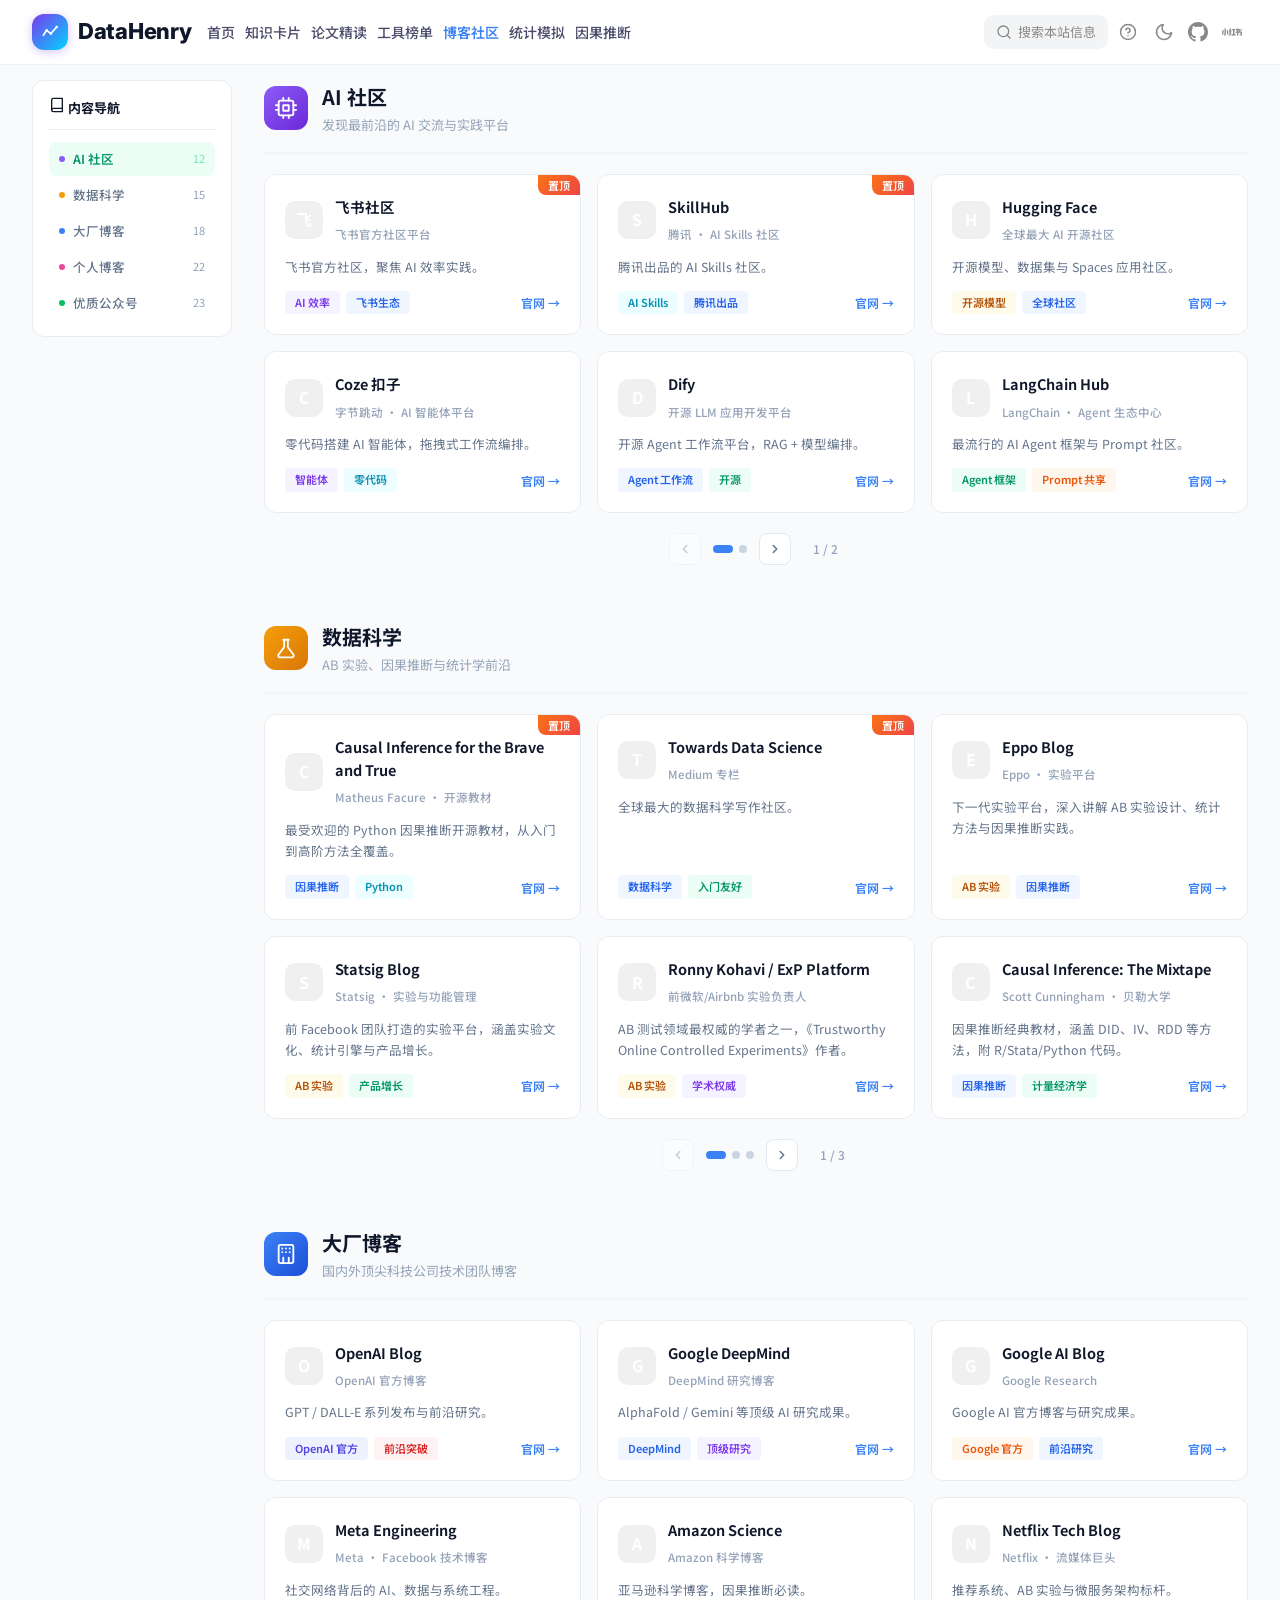
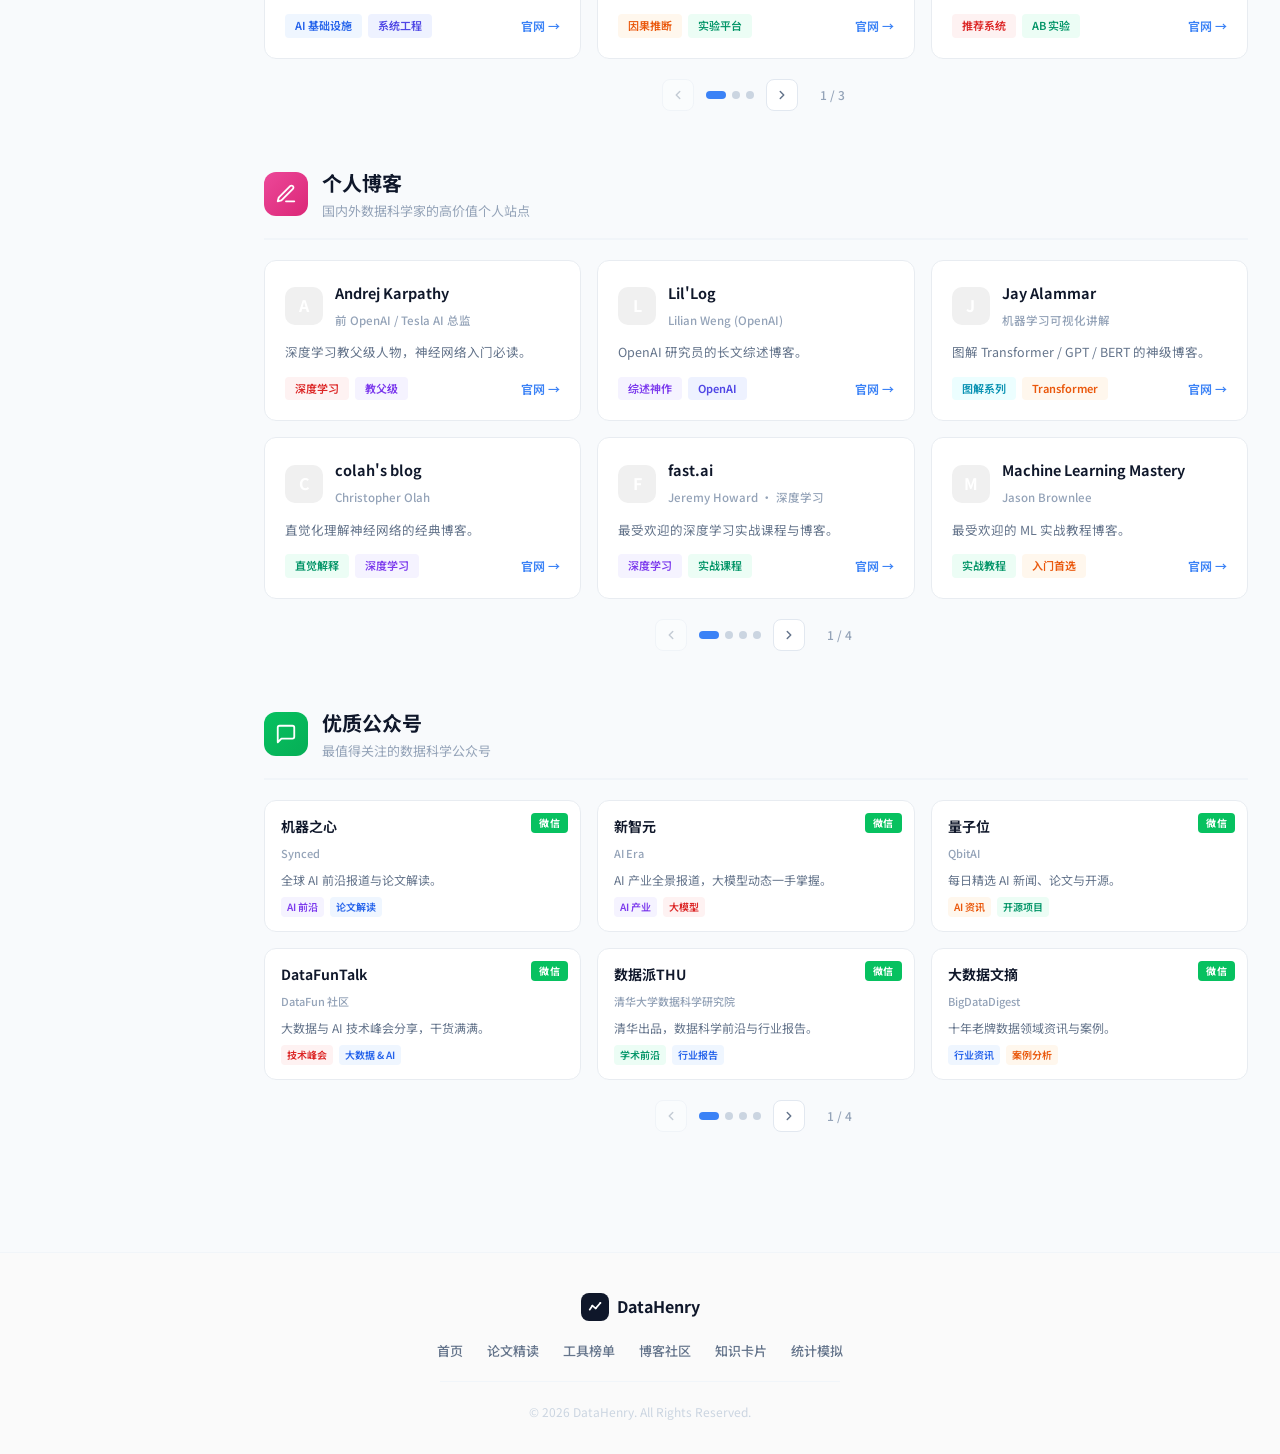
<file: pages/articles.html>
<!DOCTYPE html>
<html lang="zh-CN">
<head>
  <meta charset="UTF-8">
  <meta name="viewport" content="width=device-width, initial-scale=1.0">
  <title>博客社区 - DataHenry | 数据科学优质内容精选</title>
  <meta name="description" content="精选数据科学领域最值得关注的公众号、技术博客与社区论坛，持续获取高质量内容。">
  <meta name="keywords" content="数据科学博客,机器学习社区,技术公众号,数据分析,AI博客,Python教程">
  <link rel="canonical" href="https://www.datahenry.com/pages/articles.html">
  <meta property="og:title" content="博客社区 - DataHenry">
  <meta property="og:description" content="最值得关注的数据科学公众号、博客与社区">
  <meta property="og:type" content="website">
  <meta property="og:url" content="https://www.datahenry.com/pages/articles.html">
  <meta property="og:image" content="https://www.datahenry.com/images/og-cover.png">
  <meta name="twitter:card" content="summary_large_image">
  <meta name="twitter:title" content="博客社区 - DataHenry">
  <meta name="twitter:description" content="最值得关注的数据科学公众号、博客社区">
  <meta name="twitter:image" content="https://www.datahenry.com/images/og-cover.png">
  <link rel="icon" type="image/svg+xml" href="data:image/svg+xml,<svg xmlns='http://www.w3.org/2000/svg' viewBox='0 0 100 100'><defs><linearGradient id='g' x1='0' y1='0' x2='1' y2='1'><stop offset='0%25' stop-color='%237c3aed'/><stop offset='100%25' stop-color='%2300d4ff'/></linearGradient></defs><rect rx='20' width='100' height='100' fill='url(%23g)'/><polyline points='20 65 35 45 55 55 80 25' fill='none' stroke='white' stroke-width='8' stroke-linecap='round' stroke-linejoin='round'/><circle cx='35' cy='45' r='5' fill='white'/><circle cx='55' cy='55' r='5' fill='white'/><circle cx='80' cy='25' r='5' fill='white'/></svg>">
  <!-- Google Analytics: 替换 G-XXXXXXXXXX 为真实 ID 后取消注释 -->
  <!-- <script async src="https://www.googletagmanager.com/gtag/js?id=G-XXXXXXXXXX"></script>
  <script>window.dataLayer=window.dataLayer||[];function gtag(){dataLayer.push(arguments);}gtag('js',new Date());gtag('config','G-XXXXXXXXXX');</script> -->
  <!-- 百度统计 -->
  <script>
  var _hmt = _hmt || [];
  (function() {
    var hm = document.createElement("script");
    hm.src = "https://hm.baidu.com/hm.js?59f51c7002c5b191a2f53b23c5a838da";
    var s = document.getElementsByTagName("script")[0];
    s.parentNode.insertBefore(hm, s);
  })();
  </script>
  <script src="../js/theme.js"></script>
  <link rel="stylesheet" href="../css/style.css?v=20260414d">
  <link rel="stylesheet" href="../css/assistant.css?v=20260402b">
  <link rel="stylesheet" href="../css/articles.css?v=20260409a">
  <link rel="stylesheet" href="../css/dark-mode.css?v=20260414d">
  <link rel="preconnect" href="https://fonts.googleapis.com">
  <link rel="preconnect" href="https://fonts.gstatic.com" crossorigin>
  <link href="https://fonts.googleapis.com/css2?family=Noto+Sans+SC:wght@400;700&family=Inter:wght@800&display=swap" rel="stylesheet">
</head>
<body>

  <!-- 顶部导航 -->
  <header class="navbar">
    <div class="navbar-inner">
      <div class="logo">
        <a href="../index.html" style="display:flex;align-items:center;gap:10px;">
          <div class="logo-icon"><svg viewBox="0 0 24 24"><polyline points="4 16 8 10 13 14 20 6"/><circle cx="8" cy="10" r="1.5" fill="#fff" stroke="none"/><circle cx="13" cy="14" r="1.5" fill="#fff" stroke="none"/><circle cx="20" cy="6" r="1.5" fill="#fff" stroke="none"/></svg></div>
          <span class="logo-text">DataHenry</span>
        </a>
      </div>
      <nav class="nav-links">
        <a href="../index.html" class="nav-link">首页</a>
        <a href="flashcards.html" class="nav-link">知识卡片</a>
        <a href="papers.html" class="nav-link">论文精读</a>
        <a href="tools.html" class="nav-link">工具榜单</a>
        <a href="articles.html" class="nav-link active">博客社区</a>
        <a href="stat-intuition.html" class="nav-link">统计模拟</a>
        <a href="causal-inference.html" class="nav-link">因果推断</a>
      </nav>
      <div class="nav-search">
        <svg width="16" height="16" viewBox="0 0 24 24" fill="none" stroke="currentColor" stroke-width="2" stroke-linecap="round" stroke-linejoin="round">
          <circle cx="11" cy="11" r="8"></circle>
          <line x1="21" y1="21" x2="16.65" y2="16.65"></line>
        </svg>
        搜索本站信息
      </div>
      <a href="../index.html#changelog" class="nav-changelog" title="更新日志">
        <svg width="18" height="18" viewBox="0 0 24 24" fill="none" stroke="currentColor" stroke-width="2" stroke-linecap="round" stroke-linejoin="round">
          <circle cx="12" cy="12" r="10"></circle>
          <path d="M9.09 9a3 3 0 0 1 5.83 1c0 2-3 3-3 3"></path>
          <line x1="12" y1="17" x2="12.01" y2="17"></line>
        </svg>
      </a>
      <div class="nav-social">
        <button class="theme-toggle" onclick="toggleTheme()" title="切换深色模式" aria-label="切换深色/浅色模式">
          <span class="icon-sun" aria-hidden="true"><svg width="20" height="20" viewBox="0 0 24 24" fill="none" stroke="currentColor" stroke-width="2" stroke-linecap="round" stroke-linejoin="round"><circle cx="12" cy="12" r="5"/><line x1="12" y1="1" x2="12" y2="3"/><line x1="12" y1="21" x2="12" y2="23"/><line x1="4.22" y1="4.22" x2="5.64" y2="5.64"/><line x1="18.36" y1="18.36" x2="19.78" y2="19.78"/><line x1="1" y1="12" x2="3" y2="12"/><line x1="21" y1="12" x2="23" y2="12"/><line x1="4.22" y1="19.78" x2="5.64" y2="18.36"/><line x1="18.36" y1="5.64" x2="19.78" y2="4.22"/></svg></span>
          <span class="icon-moon" aria-hidden="true"><svg width="20" height="20" viewBox="0 0 24 24" fill="none" stroke="currentColor" stroke-width="2" stroke-linecap="round" stroke-linejoin="round"><path d="M21 12.79A9 9 0 1111.21 3 7 7 0 0021 12.79z"/></svg></span>
        </button>
        <a href="https://github.com/datahenry99/datascience" target="_blank" rel="noopener" class="nav-github" title="GitHub" aria-label="GitHub 仓库">
          <svg width="20" height="20" viewBox="0 0 24 24" fill="currentColor"><path d="M12 0C5.37 0 0 5.37 0 12c0 5.31 3.435 9.795 8.205 11.385.6.105.825-.255.825-.57 0-.285-.015-1.23-.015-2.235-3.015.555-3.795-.735-4.035-1.41-.135-.345-.72-1.41-1.23-1.695-.42-.225-1.02-.78-.015-.795.945-.015 1.62.87 1.845 1.23 1.08 1.815 2.805 1.305 3.495.99.105-.78.42-1.305.765-1.605-2.67-.3-5.46-1.335-5.46-5.925 0-1.305.465-2.385 1.23-3.225-.12-.3-.54-1.53.12-3.18 0 0 1.005-.315 3.3 1.23.96-.27 1.98-.405 3-.405s2.04.135 3 .405c2.295-1.56 3.3-1.23 3.3-1.23.66 1.65.24 2.88.12 3.18.765.84 1.23 1.905 1.23 3.225 0 4.605-2.805 5.625-5.475 5.925.435.375.81 1.095.81 2.22 0 1.605-.015 2.895-.015 3.3 0 .315.225.69.825.57A12.02 12.02 0 0024 12c0-6.63-5.37-12-12-12z"/></svg>
        </a>
        <a href="https://xhslink.com/m/5PayTgjUO7K" target="_blank" rel="noopener" class="nav-xiaohongshu" title="小红书" aria-label="小红书主页">
          <svg width="20" height="20" viewBox="0 0 24 24" fill="currentColor"><path d="M22.405 9.879c.002.016.01.02.07.019h.725a.797.797 0 0 0 .78-.972.794.794 0 0 0-.884-.618.795.795 0 0 0-.692.794c0 .101-.002.666.001.777zm-11.509 4.808c-.203.001-1.353.004-1.685.003a2.528 2.528 0 0 1-.766-.126.025.025 0 0 0-.03.014L7.7 16.127a.025.025 0 0 0 .01.032c.111.06.336.124.495.124.66.01 1.32.002 1.981 0 .01 0 .02-.006.023-.015l.712-1.545a.025.025 0 0 0-.024-.036zM.477 9.91c-.071 0-.076.002-.076.01a.834.834 0 0 0-.01.08c-.027.397-.038.495-.234 3.06-.012.24-.034.389-.135.607-.026.057-.033.042.003.112.046.092.681 1.523.787 1.74.008.015.011.02.017.02.008 0 .033-.026.047-.044.147-.187.268-.391.371-.606.306-.635.44-1.325.486-1.706.014-.11.021-.22.03-.33l.204-2.616.022-.293c.003-.029 0-.033-.03-.034zm7.203 3.757a1.427 1.427 0 0 1-.135-.607c-.004-.084-.031-.39-.235-3.06a.443.443 0 0 0-.01-.082c-.004-.011-.052-.008-.076-.008h-1.48c-.03.001-.034.005-.03.034l.021.293c.076.982.153 1.964.233 2.946.05.4.186 1.085.487 1.706.103.215.223.419.37.606.015.018.037.051.048.049.02-.003.742-1.642.804-1.765.036-.07.03-.055.003-.112zm3.861-.913h-.872a.126.126 0 0 1-.116-.178l1.178-2.625a.025.025 0 0 0-.023-.035l-1.318-.003a.148.148 0 0 1-.135-.21l.876-1.954a.025.025 0 0 0-.023-.035h-1.56c-.01 0-.02.006-.024.015l-.926 2.068c-.085.169-.314.634-.399.938a.534.534 0 0 0-.02.191.46.46 0 0 0 .23.378.981.981 0 0 0 .46.119h.59c.041 0-.688 1.482-.834 1.972a.53.53 0 0 0-.023.172.465.465 0 0 0 .23.398c.15.092.342.12.475.12l1.66-.001c.01 0 .02-.006.023-.015l.575-1.28a.025.025 0 0 0-.024-.035zm-6.93-4.937H3.1a.032.032 0 0 0-.034.033c0 1.048-.01 2.795-.01 6.829 0 .288-.269.262-.28.262h-.74c-.04.001-.044.004-.04.047.001.037.465 1.064.555 1.263.01.02.03.033.051.033.157.003.767.009.938-.014.153-.02.3-.06.438-.132.3-.156.49-.419.595-.765.052-.172.075-.353.075-.533.002-2.33 0-4.66-.007-6.991a.032.032 0 0 0-.032-.032zm11.784 6.896c0-.014-.01-.021-.024-.022h-1.465c-.048-.001-.049-.002-.05-.049v-4.66c0-.072-.005-.07.07-.07h.863c.08 0 .075.004.075-.074V8.393c0-.082.006-.076-.08-.076h-3.5c-.064 0-.075-.006-.075.073v1.445c0 .083-.006.077.08.077h.854c.075 0 .07-.004.07.07v4.624c0 .095.008.084-.085.084-.37 0-1.11-.002-1.304 0-.048.001-.06.03-.06.03l-.697 1.519s-.014.025-.008.036c.006.01.013.008.058.008 1.748.003 3.495.002 5.243.002.03-.001.034-.006.035-.033v-1.539zm4.177-3.43c0 .013-.007.023-.02.024-.346.006-.692.004-1.037.004-.014-.002-.022-.01-.022-.024-.005-.434-.007-.869-.01-1.303 0-.072-.006-.071.07-.07l.733-.003c.041 0 .081.002.12.015.093.025.16.107.165.204.006.431.002 1.153.001 1.153zm2.67.244a1.953 1.953 0 0 0-.883-.222h-.18c-.04-.001-.04-.003-.042-.04V10.21c0-.132-.007-.263-.025-.394a1.823 1.823 0 0 0-.153-.53 1.533 1.533 0 0 0-.677-.71 2.167 2.167 0 0 0-1-.258c-.153-.003-.567 0-.72 0-.07 0-.068.004-.068-.065V7.76c0-.031-.01-.041-.046-.039H17.93s-.016 0-.023.007c-.006.006-.008.012-.008.023v.546c-.008.036-.057.015-.082.022h-.95c-.022.002-.028.008-.03.032v1.481c0 .09-.004.082.082.082h.913c.082 0 .072.128.072.128V11.19s.003.117-.06.117h-1.482c-.068 0-.06.082-.06.082v1.445s-.01.068.064.068h1.457c.082 0 .076-.006.076.079v3.225c0 .088-.007.081.082.081h1.43c.09 0 .082.007.082-.08v-3.27c0-.029.006-.035.033-.035l2.323-.003c.098 0 .191.02.28.061a.46.46 0 0 1 .274.407c.008.395.003.79.003 1.185 0 .259-.107.367-.33.367h-1.218c-.023.002-.029.008-.028.033.184.437.374.871.57 1.303a.045.045 0 0 0 .04.026c.17.005.34.002.51.003.15-.002.517.004.666-.01a2.03 2.03 0 0 0 .408-.075c.59-.18.975-.698.976-1.313v-1.981c0-.128-.01-.254-.034-.38 0 .078-.029-.641-.724-.998z"/></svg>
        </a>
      </div>
      <button class="nav-theme-mobile" onclick="toggleTheme()" title="切换深色模式">
        <span class="icon-sun"><svg width="20" height="20" viewBox="0 0 24 24" fill="none" stroke="currentColor" stroke-width="2" stroke-linecap="round" stroke-linejoin="round"><circle cx="12" cy="12" r="5"/><line x1="12" y1="1" x2="12" y2="3"/><line x1="12" y1="21" x2="12" y2="23"/><line x1="4.22" y1="4.22" x2="5.64" y2="5.64"/><line x1="18.36" y1="18.36" x2="19.78" y2="19.78"/><line x1="1" y1="12" x2="3" y2="12"/><line x1="21" y1="12" x2="23" y2="12"/><line x1="4.22" y1="19.78" x2="5.64" y2="18.36"/><line x1="18.36" y1="5.64" x2="19.78" y2="4.22"/></svg></span>
        <span class="icon-moon"><svg width="20" height="20" viewBox="0 0 24 24" fill="none" stroke="currentColor" stroke-width="2" stroke-linecap="round" stroke-linejoin="round"><path d="M21 12.79A9 9 0 1111.21 3 7 7 0 0021 12.79z"/></svg></span>
      </button>
      <button class="nav-search-mobile" onclick="openSearch()">
        <svg width="20" height="20" viewBox="0 0 24 24" fill="none" stroke="currentColor" stroke-width="2" stroke-linecap="round" stroke-linejoin="round"><circle cx="11" cy="11" r="8"></circle><line x1="21" y1="21" x2="16.65" y2="16.65"></line></svg>
      </button>
      <button class="nav-hamburger" onclick="toggleMobileMenu()" aria-label="打开导航菜单" aria-expanded="false">
        <svg viewBox="0 0 24 24" fill="none" stroke="currentColor" stroke-width="2" stroke-linecap="round"><line x1="3" y1="6" x2="21" y2="6"/><line x1="3" y1="12" x2="21" y2="12"/><line x1="3" y1="18" x2="21" y2="18"/></svg>
      </button>
    </div>
  </header>

  <!-- 移动端菜单 -->
  <div class="mobile-menu-overlay" onclick="toggleMobileMenu()" aria-hidden="true"></div>
  <div class="mobile-menu" role="dialog" aria-label="导航菜单">
    <div class="mobile-menu-brand">
      <div class="mobile-menu-brand-left">
        <div class="mobile-menu-logo"><svg viewBox="0 0 24 24" width="20" height="20" fill="none" stroke="#fff" stroke-width="2.5" stroke-linecap="round" stroke-linejoin="round"><polyline points="4 16 8 10 13 14 20 6"/><circle cx="8" cy="10" r="1.5" fill="#fff" stroke="none"/><circle cx="13" cy="14" r="1.5" fill="#fff" stroke="none"/><circle cx="20" cy="6" r="1.5" fill="#fff" stroke="none"/></svg></div>
        <div>
          <div class="mobile-menu-brand-name">DataHenry</div>
          <div class="mobile-menu-brand-desc">数据科学导航站</div>
        </div>
      </div>
      <button class="mobile-menu-close" onclick="toggleMobileMenu()">
        <svg width="16" height="16" viewBox="0 0 24 24" fill="none" stroke="currentColor" stroke-width="2" stroke-linecap="round"><line x1="18" y1="6" x2="6" y2="18"/><line x1="6" y1="6" x2="18" y2="18"/></svg>
      </button>
    </div>
    <div class="mobile-search-btn" onclick="toggleMobileMenu();openSearch();">
      <svg width="15" height="15" viewBox="0 0 24 24" fill="none" stroke="currentColor" stroke-width="2" stroke-linecap="round" stroke-linejoin="round"><circle cx="11" cy="11" r="8"></circle><line x1="21" y1="21" x2="16.65" y2="16.65"></line></svg>
      <span>搜索本站信息</span>
    </div>
    <div class="mobile-menu-links">
      <a href="../index.html" class="mobile-link">
        <span class="mobile-link-icon"><svg width="18" height="18" viewBox="0 0 24 24" fill="none" stroke="currentColor" stroke-width="2" stroke-linecap="round" stroke-linejoin="round"><path d="M3 9l9-7 9 7v11a2 2 0 0 1-2 2H5a2 2 0 0 1-2-2z"/><polyline points="9 22 9 12 15 12 15 22"/></svg></span>
        <span class="mobile-link-text">首页</span>
      </a>
      <a href="flashcards.html" class="mobile-link">
        <span class="mobile-link-icon"><svg width="18" height="18" viewBox="0 0 24 24" fill="none" stroke="currentColor" stroke-width="2" stroke-linecap="round" stroke-linejoin="round"><rect x="2" y="3" width="20" height="14" rx="2" ry="2"/><line x1="8" y1="21" x2="16" y2="21"/><line x1="12" y1="17" x2="12" y2="21"/></svg></span>
        <span class="mobile-link-text">知识卡片</span>
      </a>
      <a href="papers.html" class="mobile-link">
        <span class="mobile-link-icon"><svg width="18" height="18" viewBox="0 0 24 24" fill="none" stroke="currentColor" stroke-width="2" stroke-linecap="round" stroke-linejoin="round"><path d="M14 2H6a2 2 0 0 0-2 2v16a2 2 0 0 0 2 2h12a2 2 0 0 0 2-2V8z"/><polyline points="14 2 14 8 20 8"/><line x1="16" y1="13" x2="8" y2="13"/><line x1="16" y1="17" x2="8" y2="17"/></svg></span>
        <span class="mobile-link-text">论文精读</span>
      </a>
      <a href="tools.html" class="mobile-link">
        <span class="mobile-link-icon"><svg width="18" height="18" viewBox="0 0 24 24" fill="none" stroke="currentColor" stroke-width="2" stroke-linecap="round" stroke-linejoin="round"><path d="M14.7 6.3a1 1 0 0 0 0 1.4l1.6 1.6a1 1 0 0 0 1.4 0l3.77-3.77a6 6 0 0 1-7.94 7.94l-6.91 6.91a2.12 2.12 0 0 1-3-3l6.91-6.91a6 6 0 0 1 7.94-7.94l-3.76 3.76z"/></svg></span>
        <span class="mobile-link-text">工具榜单</span>
      </a>
      <a href="articles.html" class="mobile-link active">
        <span class="mobile-link-icon"><svg width="18" height="18" viewBox="0 0 24 24" fill="none" stroke="currentColor" stroke-width="2" stroke-linecap="round" stroke-linejoin="round"><circle cx="12" cy="12" r="10"/><line x1="2" y1="12" x2="22" y2="12"/><path d="M12 2a15.3 15.3 0 0 1 4 10 15.3 15.3 0 0 1-4 10 15.3 15.3 0 0 1-4-10 15.3 15.3 0 0 1 4-10z"/></svg></span>
        <span class="mobile-link-text">博客社区</span>
      </a>
      <a href="stat-intuition.html" class="mobile-link">
        <span class="mobile-link-icon"><svg width="18" height="18" viewBox="0 0 24 24" fill="none" stroke="currentColor" stroke-width="2" stroke-linecap="round" stroke-linejoin="round"><path d="M18 20V10"/><path d="M12 20V4"/><path d="M6 20v-6"/></svg></span>
        <span class="mobile-link-text">统计模拟</span>
      </a>
      <a href="causal-inference.html" class="mobile-link">
        <span class="mobile-link-icon"><svg width="18" height="18" viewBox="0 0 24 24" fill="none" stroke="currentColor" stroke-width="2" stroke-linecap="round" stroke-linejoin="round"><path d="M22 12h-4l-3 9L9 3l-3 9H2"/></svg></span>
        <span class="mobile-link-text">因果推断</span>
      </a>
    </div>
    <div class="mobile-menu-footer">
      <div class="mobile-menu-footer-deco"></div>
      <p>© 2026 DataHenry</p>
    </div>
  </div>
  <script>
  function toggleMobileMenu() {
    document.querySelector('.mobile-menu').classList.toggle('active');
    document.querySelector('.mobile-menu-overlay').classList.toggle('active');
    var isOpen = document.querySelector('.mobile-menu').classList.contains('active');
    document.body.style.overflow = isOpen ? 'hidden' : '';
    var hamburger = document.querySelector('.nav-hamburger');
    if (hamburger) hamburger.setAttribute('aria-expanded', isOpen);
  }
  </script>

  <!-- 主体内容 -->
  <section class="articles-main">
    <div class="articles-main-inner">

      <!-- 侧边导航（由 JS 动态生成） -->
      <aside class="articles-sidebar" id="articlesSidebar">
        <div class="sidebar-title"><svg width="16" height="16" viewBox="0 0 24 24" fill="none" stroke="currentColor" stroke-width="2" stroke-linecap="round" stroke-linejoin="round"><path d="M4 19.5A2.5 2.5 0 0 1 6.5 17H20"/><path d="M6.5 2H20v20H6.5A2.5 2.5 0 0 1 4 19.5v-15A2.5 2.5 0 0 1 6.5 2z"/></svg> 内容导航</div>
        <nav class="sidebar-nav" id="sidebarNav">
          <!-- JS 动态填充 -->
        </nav>
      </aside>

      <!-- 内容区域（由 JS 动态生成） -->
      <div class="articles-content" id="articlesContent">
        <!-- Loading skeleton -->
        <div class="loading-skeleton" id="articles-loading">
          <div class="skeleton-card">
            <div class="skeleton-header"><div class="skeleton-avatar"></div><div class="skeleton-title"></div></div>
            <div class="skeleton-line skeleton-line-long"></div>
            <div class="skeleton-line skeleton-line-medium"></div>
          </div>
          <div class="skeleton-card">
            <div class="skeleton-header"><div class="skeleton-avatar"></div><div class="skeleton-title"></div></div>
            <div class="skeleton-line skeleton-line-long"></div>
            <div class="skeleton-line skeleton-line-short"></div>
          </div>
          <div class="skeleton-card">
            <div class="skeleton-header"><div class="skeleton-avatar"></div><div class="skeleton-title"></div></div>
            <div class="skeleton-line skeleton-line-medium"></div>
            <div class="skeleton-line skeleton-line-long"></div>
          </div>
        </div>
      </div>

    </div>
  </section>

  <!-- 移动端目录 -->
  <button class="mobile-toc-fab" id="mobileTocFab" onclick="toggleMobileToc()">
    <svg viewBox="0 0 24 24" fill="none" stroke="currentColor" stroke-width="2" stroke-linecap="round" stroke-linejoin="round"><line x1="3" y1="6" x2="21" y2="6"/><line x1="3" y1="12" x2="15" y2="12"/><line x1="3" y1="18" x2="18" y2="18"/></svg>
  </button>
  <div class="mobile-toc-overlay" id="mobileTocOverlay" onclick="toggleMobileToc()"></div>
  <div class="mobile-toc-panel" id="mobileTocPanel">
    <div class="mobile-toc-header">
      <span class="mobile-toc-title"><svg width="14" height="14" viewBox="0 0 24 24" fill="none" stroke="currentColor" stroke-width="2" stroke-linecap="round" stroke-linejoin="round"><path d="M4 19.5A2.5 2.5 0 0 1 6.5 17H20"/><path d="M6.5 2H20v20H6.5A2.5 2.5 0 0 1 4 19.5v-15A2.5 2.5 0 0 1 6.5 2z"/></svg> 内容导航</span>
      <button class="mobile-toc-close" onclick="toggleMobileToc()"><svg width="14" height="14" viewBox="0 0 24 24" fill="none" stroke="currentColor" stroke-width="2.5" stroke-linecap="round"><line x1="18" y1="6" x2="6" y2="18"/><line x1="6" y1="6" x2="18" y2="18"/></svg></button>
    </div>
    <div class="mobile-toc-list" id="mobileTocList"></div>
  </div>

  <footer class="footer">
    <div class="footer-inner">
      <div class="footer-brand">
        <div class="footer-brand-icon"><svg viewBox="0 0 24 24"><polyline points="4 16 8 10 13 14 20 6"/><circle cx="8" cy="10" r="1.5" fill="#fff" stroke="none"/><circle cx="13" cy="14" r="1.5" fill="#fff" stroke="none"/><circle cx="20" cy="6" r="1.5" fill="#fff" stroke="none"/></svg></div>
        DataHenry
      </div>
      <nav class="footer-nav">
        <a href="../index.html">首页</a>
        <a href="papers.html">论文精读</a>
        <a href="tools.html">工具榜单</a>
        <a href="articles.html">博客社区</a>
        <a href="flashcards.html">知识卡片</a>
        <a href="stat-intuition.html">统计模拟</a>
      </nav>
      <div class="footer-divider"></div>
      <p class="footer-copy">© 2026 DataHenry. All Rights Reserved.</p>
    </div>
  </footer>

  <!-- 微信搜索提示 Toast -->
  <div id="wechat-toast" class="wechat-toast">
    <div class="wechat-toast-inner">
      <div class="wechat-toast-icon">📱</div>
      <div class="wechat-toast-text">
        <span class="wechat-toast-title">打开微信搜索</span>
        <span class="wechat-toast-name" id="wechat-toast-name"></span>
      </div>
      <button class="wechat-toast-copy" id="wechat-toast-copy" title="复制公众号名称">📋 复制名称</button>
      <button class="wechat-toast-close" onclick="hideWechatTip()">✕</button>
    </div>
  </div>

  <script>
    // ============================================================
    // 数据驱动渲染：从 JSON 加载博客社区数据并自动生成页面
    // 新增博客/社区只需编辑 /data/articles.json，无需修改此 HTML
    // ============================================================

    (async function() {
      // 1. 加载数据
      const resp = await fetch('../data/articles.json?v=20260402');
      const data = await resp.json();
      const sections = data.sections;

      // 2. 渲染侧边栏导航
      const sidebarNav = document.getElementById('sidebarNav');
      sidebarNav.innerHTML = sections.map((sec, i) => `
        <a href="#${sec.id}" class="sidebar-link${i === 0 ? ' active' : ''}" data-section="${sec.id}">
          <span class="sidebar-dot" style="background: ${sec.sidebarDot};"></span>
          <span>${sec.title}</span>
          <span class="sidebar-count">${sec.items.length}</span>
        </a>
      `).join('');

      // 2b. 同步填充移动端目录
      const mobileTocList = document.getElementById('mobileTocList');
      if (mobileTocList) {
        mobileTocList.innerHTML = sections.map((sec, i) => `
          <a class="mobile-toc-item${i === 0 ? ' active' : ''}" data-section="${sec.id}" href="#${sec.id}">
            <span class="mobile-toc-dot" style="background:${sec.sidebarDot};"></span>
            <span>${sec.title}</span>
            <span class="mobile-toc-count">${sec.items.length}</span>
          </a>
        `).join('');
        mobileTocList.querySelectorAll('.mobile-toc-item').forEach(item => {
          item.addEventListener('click', function(e) {
            e.preventDefault();
            var t = document.getElementById(this.dataset.section);
            if (t) t.scrollIntoView({ behavior: 'smooth', block: 'start' });
            toggleMobileToc();
          });
        });
      }

      // 3. 移除 loading skeleton 并渲染内容区域
      const articlesContent = document.getElementById('articlesContent');
      articlesContent.innerHTML = sections.map(sec => {

        // 构建卡片 HTML — 根据每个条目是否有 url 来决定渲染方式
        const PAGE_SIZE = 6;
        const totalPages = Math.ceil(sec.items.length / PAGE_SIZE);

        let cardsHtml = sec.items.map((item, idx) => {
          const pageIdx = Math.floor(idx / PAGE_SIZE);
          const hiddenClass = pageIdx > 0 ? ' article-card-hidden' : '';

          if (!item.url) {
            // 公众号样式：点击复制名称
            return `
            <div class="article-card wechat-card wechat-compact${hiddenClass}" data-page="${pageIdx}" onclick="showWechatTip('${item.name.replace(/'/g, "\\'")}')">
              <div class="article-card-header">
                <div class="article-meta">
                  <span class="article-name">${item.name}</span>
                  <span class="article-source">${item.source}</span>
                </div>
              </div>
              <p class="article-desc">${item.desc}</p>
              <div class="article-tags">
                ${item.tags.map(t => `<span class="article-tag ${t.color}">${t.text}</span>`).join('')}
              </div>
              <span class="article-link-icon wechat-badge">微信</span>
            </div>`;
          } else {
            // 网站样式：可点击跳转
            const initial = item.name.charAt(0).toUpperCase();
            const pinnedBadge = item.pinned ? '<span style="position:absolute;top:0;right:0;font-size:11px;font-weight:600;color:#fff;background:linear-gradient(135deg,#f97316,#ef4444);padding:2px 10px;border-radius:0 0 0 8px;line-height:1.5;z-index:2;">置顶</span>' : '';
            return `
            <a class="article-card${hiddenClass}" data-page="${pageIdx}" href="${item.url}" target="_blank" rel="noopener">
              ${pinnedBadge}
              <div class="article-card-header">
                <div class="article-avatar" style="background: #f0f0f0;">
                  <img src="${item.icon}" alt="${item.name}" width="26" height="26" referrerpolicy="no-referrer" style="object-fit:contain;" onerror="this.onerror=null;this.style.display='none';this.parentElement.innerHTML='<span style=\\'font-size:16px;font-weight:700;color:#fff;\\'>${initial}</span>';this.parentElement.style.background='linear-gradient(135deg,#3b82f6,#60a5fa)';">
                </div>
                <div class="article-meta">
                  <span class="article-name">${item.name}</span>
                  <span class="article-source">${item.source}</span>
                </div>
              </div>
              <p class="article-desc">${item.desc}</p>
              <div class="article-tags">
                ${item.tags.map(t => `<span class="article-tag ${t.color}">${t.text}</span>`).join('')}
                <span class="article-visit">官网 →</span>
              </div>
              <span class="article-link-icon">↗</span>
            </a>`;
          }
        }).join('');

        // 分页控件（仅当超过 1 页时显示）
        let paginationHtml = '';
        if (totalPages > 1) {
          const dots = Array.from({length: totalPages}, (_, i) =>
            `<button class="page-dot${i === 0 ? ' active' : ''}" data-page="${i}" aria-label="第 ${i+1} 页"></button>`
          ).join('');
          paginationHtml = `
            <div class="article-pagination" data-section="${sec.id}">
              <button class="page-btn page-prev" data-dir="prev" disabled>
                <svg width="14" height="14" viewBox="0 0 24 24" fill="none" stroke="currentColor" stroke-width="2.5" stroke-linecap="round" stroke-linejoin="round"><polyline points="15 18 9 12 15 6"/></svg>
              </button>
              <div class="page-dots">${dots}</div>
              <button class="page-btn page-next" data-dir="next">
                <svg width="14" height="14" viewBox="0 0 24 24" fill="none" stroke="currentColor" stroke-width="2.5" stroke-linecap="round" stroke-linejoin="round"><polyline points="9 6 15 12 9 18"/></svg>
              </button>
              <span class="page-info">${1} / ${totalPages}</span>
            </div>`;
        }

        // 扁平化结构：anchor + sticky header + grid + pagination
        return `
          <div class="section-anchor" id="${sec.id}"></div>
          <div class="section-header">
            <div class="section-icon" style="background: ${sec.gradient};">${sec.icon}</div>
            <div>
              <h3 class="section-title">${sec.title}</h3>
              <p class="section-subtitle">${sec.subtitle}</p>
            </div>
          </div>
          <div class="article-grid article-grid-spaced${sec.id === 'wechat' ? ' wechat-grid' : ''}" data-section="${sec.id}" data-current-page="0" data-total-pages="${totalPages}">
            ${cardsHtml}
          </div>
          ${paginationHtml}
        `;
      }).join('');

      // 分页切换逻辑
      document.querySelectorAll('.article-pagination').forEach(pagination => {
        const sectionId = pagination.dataset.section;
        const grid = document.querySelector(`.article-grid[data-section="${sectionId}"]`);
        const totalPages = parseInt(grid.dataset.totalPages);
        const prevBtn = pagination.querySelector('.page-prev');
        const nextBtn = pagination.querySelector('.page-next');
        const pageInfo = pagination.querySelector('.page-info');
        const pageDots = pagination.querySelectorAll('.page-dot');

        function goToPage(page) {
          grid.dataset.currentPage = page;
          // 显示/隐藏卡片
          grid.querySelectorAll('.article-card, .wechat-card').forEach(card => {
            if (parseInt(card.dataset.page) === page) {
              card.classList.remove('article-card-hidden');
            } else {
              card.classList.add('article-card-hidden');
            }
          });
          // 更新按钮状态
          prevBtn.disabled = page === 0;
          nextBtn.disabled = page === totalPages - 1;
          // 更新页码指示器
          pageInfo.textContent = (page + 1) + ' / ' + totalPages;
          pageDots.forEach(dot => {
            dot.classList.toggle('active', parseInt(dot.dataset.page) === page);
          });
        }

        prevBtn.addEventListener('click', () => {
          const cur = parseInt(grid.dataset.currentPage);
          if (cur > 0) goToPage(cur - 1);
        });
        nextBtn.addEventListener('click', () => {
          const cur = parseInt(grid.dataset.currentPage);
          if (cur < totalPages - 1) goToPage(cur + 1);
        });
        pageDots.forEach(dot => {
          dot.addEventListener('click', () => goToPage(parseInt(dot.dataset.page)));
        });
      });

      // 4. 侧边目录高亮跟踪
      const sidebarLinks = document.querySelectorAll('.sidebar-link');
      const sectionEls = document.querySelectorAll('.section-anchor');

      function updateActiveLink() {
        let current = '';
        sectionEls.forEach(section => {
          const rect = section.getBoundingClientRect();
          if (rect.top <= 160) {
            current = section.id;
          }
        });
        sidebarLinks.forEach(link => {
          link.classList.remove('active');
          if (link.getAttribute('data-section') === current) {
            link.classList.add('active');
          }
        });
        // 同步移动端目录
        document.querySelectorAll('.mobile-toc-item').forEach(item => {
          item.classList.toggle('active', item.dataset.section === current);
        });
      }

      window.addEventListener('scroll', updateActiveLink);
      updateActiveLink();

      // 5. 点击平滑滚动
      sidebarLinks.forEach(link => {
        link.addEventListener('click', function(e) {
          e.preventDefault();
          const targetId = this.getAttribute('data-section');
          const target = document.getElementById(targetId);
          if (target) {
            target.scrollIntoView({ behavior: 'smooth', block: 'start' });
          }
        });
      });
    })();

    // ============================================================
    // 微信公众号 Toast 提示
    // ============================================================
    let toastTimer = null;

    function showWechatTip(name) {
      const toast = document.getElementById('wechat-toast');
      const nameEl = document.getElementById('wechat-toast-name');
      const copyBtn = document.getElementById('wechat-toast-copy');

      nameEl.textContent = '「' + name + '」';

      // 复制功能
      copyBtn.onclick = function(e) {
        e.stopPropagation();
        navigator.clipboard.writeText(name).then(() => {
          copyBtn.textContent = '✅ 已复制';
          setTimeout(() => { copyBtn.textContent = '📋 复制名称'; }, 1500);
        }).catch(() => {
          // fallback
          const ta = document.createElement('textarea');
          ta.value = name;
          document.body.appendChild(ta);
          ta.select();
          document.execCommand('copy');
          document.body.removeChild(ta);
          copyBtn.textContent = '✅ 已复制';
          setTimeout(() => { copyBtn.textContent = '📋 复制名称'; }, 1500);
        });
      };

      toast.classList.add('show');
      clearTimeout(toastTimer);
      toastTimer = setTimeout(() => { toast.classList.remove('show'); }, 4000);
    }

    function hideWechatTip() {
      const toast = document.getElementById('wechat-toast');
      toast.classList.remove('show');
      clearTimeout(toastTimer);
    }

    function toggleMobileToc() {
      document.getElementById('mobileTocOverlay').classList.toggle('active');
      document.getElementById('mobileTocPanel').classList.toggle('active');
    }
  </script>
  <!-- 返回顶部按钮 -->
  <button class="back-to-top" id="backToTop" onclick="window.scrollTo({top:0,behavior:'smooth'})" title="返回顶部">
    <svg viewBox="0 0 24 24" fill="none" stroke="currentColor" stroke-width="2.5" stroke-linecap="round" stroke-linejoin="round"><polyline points="18 15 12 9 6 15"/></svg>
  </button>
  <script>
  (function(){var btn=document.getElementById('backToTop');if(!btn)return;window.addEventListener('scroll',function(){btn.classList.toggle('visible',window.scrollY>400)},{passive:true});})();
  </script>

  <script src="../js/search.js"></script>
  <script src="../js/assistant.js"></script>

</body>
</html>
</file>
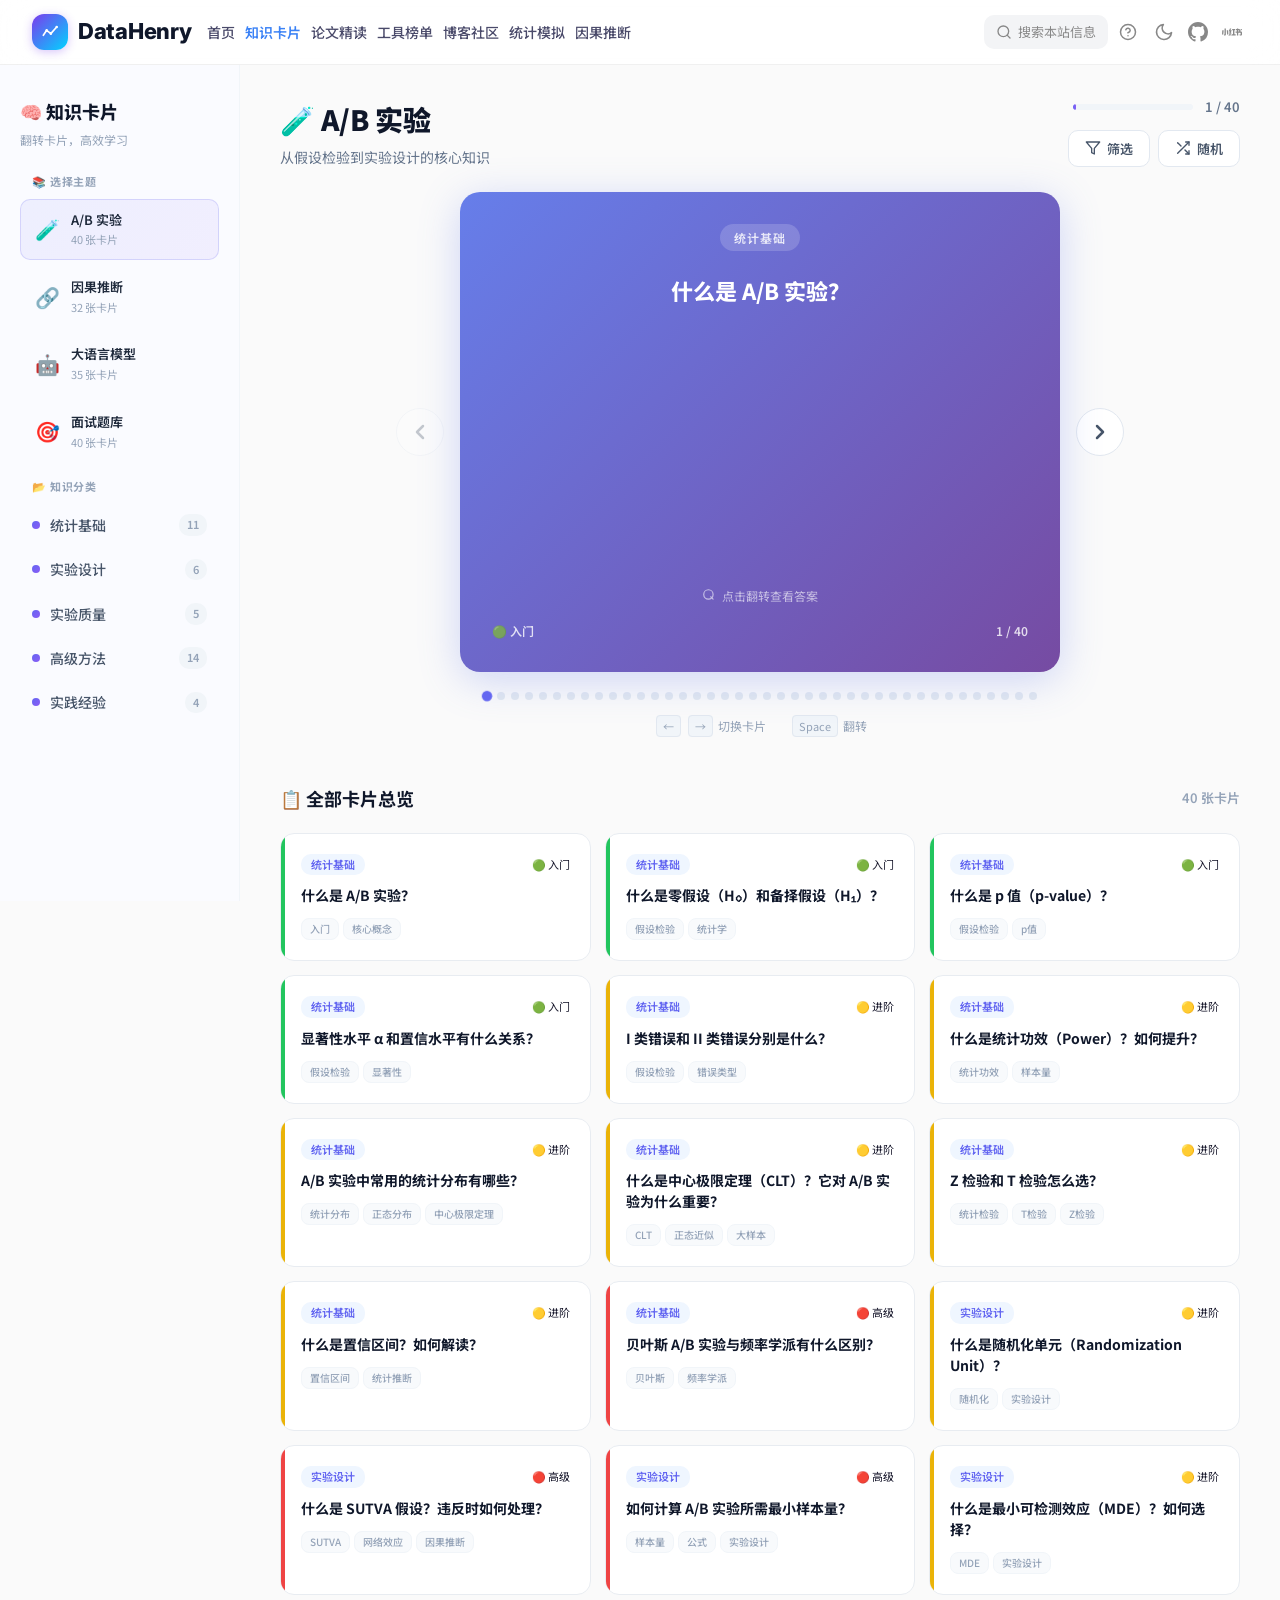
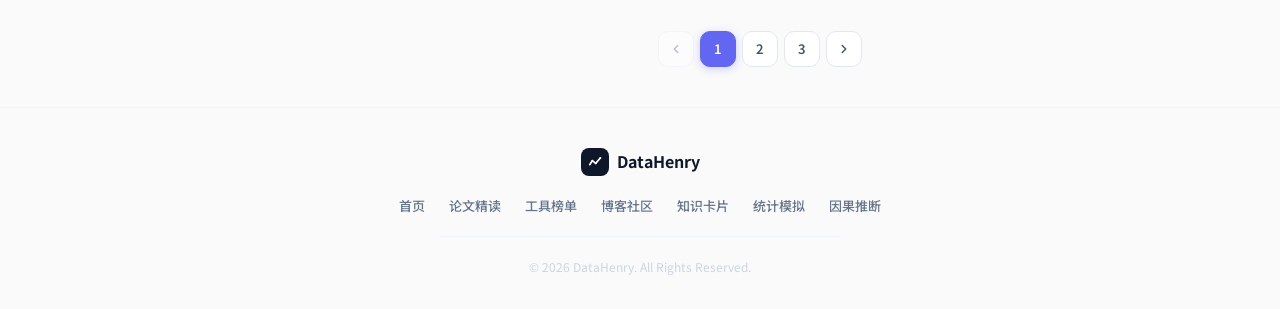
<file: pages/flashcards.html>
<!DOCTYPE html>
<html lang="zh-CN">
<head>
  <meta charset="UTF-8">
  <meta name="viewport" content="width=device-width, initial-scale=1.0">
  <title>知识卡片 - DataHenry</title>
  <meta name="description" content="DataHenry 知识卡片，以翻转卡片的形式掌握数据科学核心概念，涵盖 A/B 实验与因果推断。">
  <link rel="canonical" href="https://www.datahenry.com/pages/flashcards.html">
  <meta property="og:title" content="知识卡片 - DataHenry">
  <meta property="og:description" content="翻转卡片式学习，快速掌握数据科学核心概念">
  <meta property="og:type" content="website">
  <meta property="og:url" content="https://www.datahenry.com/pages/flashcards.html">
  <meta property="og:image" content="https://www.datahenry.com/images/og-cover.png">
  <meta name="twitter:card" content="summary_large_image">
  <meta name="twitter:title" content="知识卡片 - DataHenry">
  <meta name="twitter:description" content="翻转卡片式学习，快速掌握数据科学核心概念">
  <meta name="twitter:image" content="https://www.datahenry.com/images/og-cover.png">
  <link rel="icon" type="image/svg+xml" href="data:image/svg+xml,<svg xmlns='http://www.w3.org/2000/svg' viewBox='0 0 100 100'><defs><linearGradient id='g' x1='0' y1='0' x2='1' y2='1'><stop offset='0%25' stop-color='%237c3aed'/><stop offset='100%25' stop-color='%2300d4ff'/></linearGradient></defs><rect rx='20' width='100' height='100' fill='url(%23g)'/><polyline points='20 65 35 45 55 55 80 25' fill='none' stroke='white' stroke-width='8' stroke-linecap='round' stroke-linejoin='round'/><circle cx='35' cy='45' r='5' fill='white'/><circle cx='55' cy='55' r='5' fill='white'/><circle cx='80' cy='25' r='5' fill='white'/></svg>">
  <!-- Google Analytics: 替换 G-XXXXXXXXXX 为真实 ID 后取消注释 -->
  <!-- <script async src="https://www.googletagmanager.com/gtag/js?id=G-XXXXXXXXXX"></script>
  <script>window.dataLayer=window.dataLayer||[];function gtag(){dataLayer.push(arguments);}gtag('js',new Date());gtag('config','G-XXXXXXXXXX');</script> -->
  <!-- 百度统计 -->
  <script>
  var _hmt = _hmt || [];
  (function() {
    var hm = document.createElement("script");
    hm.src = "https://hm.baidu.com/hm.js?59f51c7002c5b191a2f53b23c5a838da";
    var s = document.getElementsByTagName("script")[0];
    s.parentNode.insertBefore(hm, s);
  })();
  </script>
  <script src="../js/theme.js"></script>
  <link rel="stylesheet" href="../css/style.css?v=20260414d">
  <link rel="stylesheet" href="../css/flashcards.css?v=20260329b">
  <link rel="stylesheet" href="../css/assistant.css?v=20260324">
  <link rel="stylesheet" href="../css/dark-mode.css?v=20260414d">
  <link rel="preconnect" href="https://fonts.googleapis.com">
  <link rel="preconnect" href="https://fonts.gstatic.com" crossorigin>
  <link href="https://fonts.googleapis.com/css2?family=Noto+Sans+SC:wght@400;700&family=Inter:wght@800&display=swap" rel="stylesheet">
</head>
<body>

  <!-- 顶部导航 -->
  <header class="navbar">
    <div class="navbar-inner">
      <div class="logo">
        <a href="../index.html" style="display:flex;align-items:center;gap:10px;">
          <div class="logo-icon"><svg viewBox="0 0 24 24"><polyline points="4 16 8 10 13 14 20 6"/><circle cx="8" cy="10" r="1.5" fill="#fff" stroke="none"/><circle cx="13" cy="14" r="1.5" fill="#fff" stroke="none"/><circle cx="20" cy="6" r="1.5" fill="#fff" stroke="none"/></svg></div>
          <span class="logo-text">DataHenry</span>
        </a>
      </div>
      <nav class="nav-links">
        <a href="../index.html" class="nav-link">首页</a>
        <a href="flashcards.html" class="nav-link active">知识卡片</a>
        <a href="papers.html" class="nav-link">论文精读</a>
        <a href="tools.html" class="nav-link">工具榜单</a>
        <a href="articles.html" class="nav-link">博客社区</a>
        <a href="stat-intuition.html" class="nav-link">统计模拟</a>
        <a href="causal-inference.html" class="nav-link">因果推断</a>
      </nav>
      <div class="nav-search" onclick="openSearch()">
        <svg width="16" height="16" viewBox="0 0 24 24" fill="none" stroke="currentColor" stroke-width="2" stroke-linecap="round" stroke-linejoin="round">
          <circle cx="11" cy="11" r="8"></circle>
          <line x1="21" y1="21" x2="16.65" y2="16.65"></line>
        </svg>
        搜索本站信息
      </div>
      <a href="../index.html#changelog" class="nav-changelog" title="更新日志">
        <svg width="18" height="18" viewBox="0 0 24 24" fill="none" stroke="currentColor" stroke-width="2" stroke-linecap="round" stroke-linejoin="round">
          <circle cx="12" cy="12" r="10"></circle>
          <path d="M9.09 9a3 3 0 0 1 5.83 1c0 2-3 3-3 3"></path>
          <line x1="12" y1="17" x2="12.01" y2="17"></line>
        </svg>
      </a>
      <div class="nav-social">
        <button class="theme-toggle" onclick="toggleTheme()" title="切换深色模式" aria-label="切换深色/浅色模式">
          <span class="icon-sun" aria-hidden="true"><svg width="20" height="20" viewBox="0 0 24 24" fill="none" stroke="currentColor" stroke-width="2" stroke-linecap="round" stroke-linejoin="round"><circle cx="12" cy="12" r="5"/><line x1="12" y1="1" x2="12" y2="3"/><line x1="12" y1="21" x2="12" y2="23"/><line x1="4.22" y1="4.22" x2="5.64" y2="5.64"/><line x1="18.36" y1="18.36" x2="19.78" y2="19.78"/><line x1="1" y1="12" x2="3" y2="12"/><line x1="21" y1="12" x2="23" y2="12"/><line x1="4.22" y1="19.78" x2="5.64" y2="18.36"/><line x1="18.36" y1="5.64" x2="19.78" y2="4.22"/></svg></span>
          <span class="icon-moon" aria-hidden="true"><svg width="20" height="20" viewBox="0 0 24 24" fill="none" stroke="currentColor" stroke-width="2" stroke-linecap="round" stroke-linejoin="round"><path d="M21 12.79A9 9 0 1111.21 3 7 7 0 0021 12.79z"/></svg></span>
        </button>
        <a href="https://github.com/datahenry99/datascience" target="_blank" rel="noopener" class="nav-github" title="GitHub" aria-label="GitHub 仓库">
          <svg width="20" height="20" viewBox="0 0 24 24" fill="currentColor"><path d="M12 0C5.37 0 0 5.37 0 12c0 5.31 3.435 9.795 8.205 11.385.6.105.825-.255.825-.57 0-.285-.015-1.23-.015-2.235-3.015.555-3.795-.735-4.035-1.41-.135-.345-.72-1.41-1.23-1.695-.42-.225-1.02-.78-.015-.795.945-.015 1.62.87 1.845 1.23 1.08 1.815 2.805 1.305 3.495.99.105-.78.42-1.305.765-1.605-2.67-.3-5.46-1.335-5.46-5.925 0-1.305.465-2.385 1.23-3.225-.12-.3-.54-1.53.12-3.18 0 0 1.005-.315 3.3 1.23.96-.27 1.98-.405 3-.405s2.04.135 3 .405c2.295-1.56 3.3-1.23 3.3-1.23.66 1.65.24 2.88.12 3.18.765.84 1.23 1.905 1.23 3.225 0 4.605-2.805 5.625-5.475 5.925.435.375.81 1.095.81 2.22 0 1.605-.015 2.895-.015 3.3 0 .315.225.69.825.57A12.02 12.02 0 0024 12c0-6.63-5.37-12-12-12z"/></svg>
        </a>
        <a href="https://xhslink.com/m/5PayTgjUO7K" target="_blank" rel="noopener" class="nav-xiaohongshu" title="小红书" aria-label="小红书主页">
          <svg width="20" height="20" viewBox="0 0 24 24" fill="currentColor"><path d="M22.405 9.879c.002.016.01.02.07.019h.725a.797.797 0 0 0 .78-.972.794.794 0 0 0-.884-.618.795.795 0 0 0-.692.794c0 .101-.002.666.001.777zm-11.509 4.808c-.203.001-1.353.004-1.685.003a2.528 2.528 0 0 1-.766-.126.025.025 0 0 0-.03.014L7.7 16.127a.025.025 0 0 0 .01.032c.111.06.336.124.495.124.66.01 1.32.002 1.981 0 .01 0 .02-.006.023-.015l.712-1.545a.025.025 0 0 0-.024-.036zM.477 9.91c-.071 0-.076.002-.076.01a.834.834 0 0 0-.01.08c-.027.397-.038.495-.234 3.06-.012.24-.034.389-.135.607-.026.057-.033.042.003.112.046.092.681 1.523.787 1.74.008.015.011.02.017.02.008 0 .033-.026.047-.044.147-.187.268-.391.371-.606.306-.635.44-1.325.486-1.706.014-.11.021-.22.03-.33l.204-2.616.022-.293c.003-.029 0-.033-.03-.034zm7.203 3.757a1.427 1.427 0 0 1-.135-.607c-.004-.084-.031-.39-.235-3.06a.443.443 0 0 0-.01-.082c-.004-.011-.052-.008-.076-.008h-1.48c-.03.001-.034.005-.03.034l.021.293c.076.982.153 1.964.233 2.946.05.4.186 1.085.487 1.706.103.215.223.419.37.606.015.018.037.051.048.049.02-.003.742-1.642.804-1.765.036-.07.03-.055.003-.112zm3.861-.913h-.872a.126.126 0 0 1-.116-.178l1.178-2.625a.025.025 0 0 0-.023-.035l-1.318-.003a.148.148 0 0 1-.135-.21l.876-1.954a.025.025 0 0 0-.023-.035h-1.56c-.01 0-.02.006-.024.015l-.926 2.068c-.085.169-.314.634-.399.938a.534.534 0 0 0-.02.191.46.46 0 0 0 .23.378.981.981 0 0 0 .46.119h.59c.041 0-.688 1.482-.834 1.972a.53.53 0 0 0-.023.172.465.465 0 0 0 .23.398c.15.092.342.12.475.12l1.66-.001c.01 0 .02-.006.023-.015l.575-1.28a.025.025 0 0 0-.024-.035zm-6.93-4.937H3.1a.032.032 0 0 0-.034.033c0 1.048-.01 2.795-.01 6.829 0 .288-.269.262-.28.262h-.74c-.04.001-.044.004-.04.047.001.037.465 1.064.555 1.263.01.02.03.033.051.033.157.003.767.009.938-.014.153-.02.3-.06.438-.132.3-.156.49-.419.595-.765.052-.172.075-.353.075-.533.002-2.33 0-4.66-.007-6.991a.032.032 0 0 0-.032-.032zm11.784 6.896c0-.014-.01-.021-.024-.022h-1.465c-.048-.001-.049-.002-.05-.049v-4.66c0-.072-.005-.07.07-.07h.863c.08 0 .075.004.075-.074V8.393c0-.082.006-.076-.08-.076h-3.5c-.064 0-.075-.006-.075.073v1.445c0 .083-.006.077.08.077h.854c.075 0 .07-.004.07.07v4.624c0 .095.008.084-.085.084-.37 0-1.11-.002-1.304 0-.048.001-.06.03-.06.03l-.697 1.519s-.014.025-.008.036c.006.01.013.008.058.008 1.748.003 3.495.002 5.243.002.03-.001.034-.006.035-.033v-1.539zm4.177-3.43c0 .013-.007.023-.02.024-.346.006-.692.004-1.037.004-.014-.002-.022-.01-.022-.024-.005-.434-.007-.869-.01-1.303 0-.072-.006-.071.07-.07l.733-.003c.041 0 .081.002.12.015.093.025.16.107.165.204.006.431.002 1.153.001 1.153zm2.67.244a1.953 1.953 0 0 0-.883-.222h-.18c-.04-.001-.04-.003-.042-.04V10.21c0-.132-.007-.263-.025-.394a1.823 1.823 0 0 0-.153-.53 1.533 1.533 0 0 0-.677-.71 2.167 2.167 0 0 0-1-.258c-.153-.003-.567 0-.72 0-.07 0-.068.004-.068-.065V7.76c0-.031-.01-.041-.046-.039H17.93s-.016 0-.023.007c-.006.006-.008.012-.008.023v.546c-.008.036-.057.015-.082.022h-.95c-.022.002-.028.008-.03.032v1.481c0 .09-.004.082.082.082h.913c.082 0 .072.128.072.128V11.19s.003.117-.06.117h-1.482c-.068 0-.06.082-.06.082v1.445s-.01.068.064.068h1.457c.082 0 .076-.006.076.079v3.225c0 .088-.007.081.082.081h1.43c.09 0 .082.007.082-.08v-3.27c0-.029.006-.035.033-.035l2.323-.003c.098 0 .191.02.28.061a.46.46 0 0 1 .274.407c.008.395.003.79.003 1.185 0 .259-.107.367-.33.367h-1.218c-.023.002-.029.008-.028.033.184.437.374.871.57 1.303a.045.045 0 0 0 .04.026c.17.005.34.002.51.003.15-.002.517.004.666-.01a2.03 2.03 0 0 0 .408-.075c.59-.18.975-.698.976-1.313v-1.981c0-.128-.01-.254-.034-.38 0 .078-.029-.641-.724-.998z"/></svg>
        </a>
      </div>
      <button class="nav-theme-mobile" onclick="toggleTheme()" title="切换深色模式">
        <span class="icon-sun"><svg width="20" height="20" viewBox="0 0 24 24" fill="none" stroke="currentColor" stroke-width="2" stroke-linecap="round" stroke-linejoin="round"><circle cx="12" cy="12" r="5"/><line x1="12" y1="1" x2="12" y2="3"/><line x1="12" y1="21" x2="12" y2="23"/><line x1="4.22" y1="4.22" x2="5.64" y2="5.64"/><line x1="18.36" y1="18.36" x2="19.78" y2="19.78"/><line x1="1" y1="12" x2="3" y2="12"/><line x1="21" y1="12" x2="23" y2="12"/><line x1="4.22" y1="19.78" x2="5.64" y2="18.36"/><line x1="18.36" y1="5.64" x2="19.78" y2="4.22"/></svg></span>
        <span class="icon-moon"><svg width="20" height="20" viewBox="0 0 24 24" fill="none" stroke="currentColor" stroke-width="2" stroke-linecap="round" stroke-linejoin="round"><path d="M21 12.79A9 9 0 1111.21 3 7 7 0 0021 12.79z"/></svg></span>
      </button>
      <button class="nav-search-mobile" onclick="openSearch()">
        <svg width="20" height="20" viewBox="0 0 24 24" fill="none" stroke="currentColor" stroke-width="2" stroke-linecap="round" stroke-linejoin="round"><circle cx="11" cy="11" r="8"></circle><line x1="21" y1="21" x2="16.65" y2="16.65"></line></svg>
      </button>
      <button class="nav-hamburger" onclick="toggleMobileMenu()" aria-label="打开导航菜单" aria-expanded="false">
        <svg viewBox="0 0 24 24" fill="none" stroke="currentColor" stroke-width="2" stroke-linecap="round"><line x1="3" y1="6" x2="21" y2="6"/><line x1="3" y1="12" x2="21" y2="12"/><line x1="3" y1="18" x2="21" y2="18"/></svg>
      </button>
    </div>
  </header>

  <!-- 移动端菜单 -->
  <div class="mobile-menu-overlay" onclick="toggleMobileMenu()" aria-hidden="true"></div>
  <div class="mobile-menu" role="dialog" aria-label="导航菜单">
    <div class="mobile-menu-brand">
      <div class="mobile-menu-brand-left">
        <div class="mobile-menu-logo"><svg viewBox="0 0 24 24" width="20" height="20" fill="none" stroke="#fff" stroke-width="2.5" stroke-linecap="round" stroke-linejoin="round"><polyline points="4 16 8 10 13 14 20 6"/><circle cx="8" cy="10" r="1.5" fill="#fff" stroke="none"/><circle cx="13" cy="14" r="1.5" fill="#fff" stroke="none"/><circle cx="20" cy="6" r="1.5" fill="#fff" stroke="none"/></svg></div>
        <div>
          <div class="mobile-menu-brand-name">DataHenry</div>
          <div class="mobile-menu-brand-desc">数据科学导航站</div>
        </div>
      </div>
      <button class="mobile-menu-close" onclick="toggleMobileMenu()">
        <svg width="16" height="16" viewBox="0 0 24 24" fill="none" stroke="currentColor" stroke-width="2" stroke-linecap="round"><line x1="18" y1="6" x2="6" y2="18"/><line x1="6" y1="6" x2="18" y2="18"/></svg>
      </button>
    </div>
    <div class="mobile-search-btn" onclick="toggleMobileMenu();openSearch();">
      <svg width="15" height="15" viewBox="0 0 24 24" fill="none" stroke="currentColor" stroke-width="2" stroke-linecap="round" stroke-linejoin="round"><circle cx="11" cy="11" r="8"></circle><line x1="21" y1="21" x2="16.65" y2="16.65"></line></svg>
      <span>搜索本站信息</span>
    </div>
    <div class="mobile-menu-links">
      <a href="../index.html" class="mobile-link">
        <span class="mobile-link-icon"><svg width="18" height="18" viewBox="0 0 24 24" fill="none" stroke="currentColor" stroke-width="2" stroke-linecap="round" stroke-linejoin="round"><path d="M3 9l9-7 9 7v11a2 2 0 0 1-2 2H5a2 2 0 0 1-2-2z"/><polyline points="9 22 9 12 15 12 15 22"/></svg></span>
        <span class="mobile-link-text">首页</span>
      </a>
      <a href="flashcards.html" class="mobile-link active">
        <span class="mobile-link-icon"><svg width="18" height="18" viewBox="0 0 24 24" fill="none" stroke="currentColor" stroke-width="2" stroke-linecap="round" stroke-linejoin="round"><rect x="2" y="3" width="20" height="14" rx="2" ry="2"/><line x1="8" y1="21" x2="16" y2="21"/><line x1="12" y1="17" x2="12" y2="21"/></svg></span>
        <span class="mobile-link-text">知识卡片</span>
      </a>
      <a href="papers.html" class="mobile-link">
        <span class="mobile-link-icon"><svg width="18" height="18" viewBox="0 0 24 24" fill="none" stroke="currentColor" stroke-width="2" stroke-linecap="round" stroke-linejoin="round"><path d="M14 2H6a2 2 0 0 0-2 2v16a2 2 0 0 0 2 2h12a2 2 0 0 0 2-2V8z"/><polyline points="14 2 14 8 20 8"/><line x1="16" y1="13" x2="8" y2="13"/><line x1="16" y1="17" x2="8" y2="17"/></svg></span>
        <span class="mobile-link-text">论文精读</span>
      </a>
      <a href="tools.html" class="mobile-link">
        <span class="mobile-link-icon"><svg width="18" height="18" viewBox="0 0 24 24" fill="none" stroke="currentColor" stroke-width="2" stroke-linecap="round" stroke-linejoin="round"><path d="M14.7 6.3a1 1 0 0 0 0 1.4l1.6 1.6a1 1 0 0 0 1.4 0l3.77-3.77a6 6 0 0 1-7.94 7.94l-6.91 6.91a2.12 2.12 0 0 1-3-3l6.91-6.91a6 6 0 0 1 7.94-7.94l-3.76 3.76z"/></svg></span>
        <span class="mobile-link-text">工具榜单</span>
      </a>
      <a href="articles.html" class="mobile-link">
        <span class="mobile-link-icon"><svg width="18" height="18" viewBox="0 0 24 24" fill="none" stroke="currentColor" stroke-width="2" stroke-linecap="round" stroke-linejoin="round"><circle cx="12" cy="12" r="10"/><line x1="2" y1="12" x2="22" y2="12"/><path d="M12 2a15.3 15.3 0 0 1 4 10 15.3 15.3 0 0 1-4 10 15.3 15.3 0 0 1-4-10 15.3 15.3 0 0 1 4-10z"/></svg></span>
        <span class="mobile-link-text">博客社区</span>
      </a>
      <a href="stat-intuition.html" class="mobile-link">
        <span class="mobile-link-icon"><svg width="18" height="18" viewBox="0 0 24 24" fill="none" stroke="currentColor" stroke-width="2" stroke-linecap="round" stroke-linejoin="round"><path d="M18 20V10"/><path d="M12 20V4"/><path d="M6 20v-6"/></svg></span>
        <span class="mobile-link-text">统计模拟</span>
      </a>
      <a href="causal-inference.html" class="mobile-link">
        <span class="mobile-link-icon"><svg width="18" height="18" viewBox="0 0 24 24" fill="none" stroke="currentColor" stroke-width="2" stroke-linecap="round" stroke-linejoin="round"><path d="M12 2L2 7l10 5 10-5-10-5z"/><path d="M2 17l10 5 10-5"/><path d="M2 12l10 5 10-5"/></svg></span>
        <span class="mobile-link-text">因果推断</span>
      </a>
    </div>
    <div class="mobile-menu-footer">
      <div class="mobile-menu-footer-deco"></div>
      <p>© 2026 DataHenry</p>
    </div>
  </div>
  <script>
  function toggleMobileMenu() {
    document.querySelector('.mobile-menu').classList.toggle('active');
    document.querySelector('.mobile-menu-overlay').classList.toggle('active');
    var isOpen = document.querySelector('.mobile-menu').classList.contains('active');
    document.body.style.overflow = isOpen ? 'hidden' : '';
    var hamburger = document.querySelector('.nav-hamburger');
    if (hamburger) hamburger.setAttribute('aria-expanded', isOpen);
  }
  </script>

  <!-- 页面主体 -->
  <div class="fc-page">
    <!-- 侧边栏 -->
    <aside class="fc-sidebar">
      <div class="fc-sidebar-header">
        <h2 class="fc-sidebar-title">🧠 知识卡片</h2>
        <p class="fc-sidebar-desc">翻转卡片，高效学习</p>
      </div>
      <div class="fc-sidebar-section-label">📚 选择主题</div>
      <nav class="fc-topic-nav" id="topic-nav">
        <!-- 动态生成主题按钮 -->
      </nav>
      <div class="fc-sidebar-section-label" style="margin-top:16px;">📂 知识分类</div>
      <nav class="fc-sidebar-nav" id="sidebar-nav">
        <!-- 动态生成 -->
      </nav>
    </aside>

    <!-- 主内容区 -->
    <main class="fc-main">
      <!-- 顶部：主题选择 + 控制区 -->
      <div class="fc-hero">
        <div class="fc-hero-left">
          <h1 class="fc-hero-title" id="topic-title">A/B 实验</h1>
          <p class="fc-hero-subtitle" id="topic-subtitle">从假设检验到实验设计的核心知识</p>
        </div>
        <div class="fc-hero-right">
          <div class="fc-progress">
            <div class="fc-progress-bar">
              <div class="fc-progress-fill" id="progress-fill"></div>
            </div>
            <span class="fc-progress-text" id="progress-text">0 / 20</span>
          </div>
          <div class="fc-controls">
            <button class="fc-filter-btn" id="filter-btn" onclick="toggleFilterPanel()">
              <svg width="16" height="16" viewBox="0 0 24 24" fill="none" stroke="currentColor" stroke-width="2" stroke-linecap="round" stroke-linejoin="round"><polygon points="22 3 2 3 10 12.46 10 19 14 21 14 12.46 22 3"/></svg>
              筛选
            </button>
            <button class="fc-shuffle-btn" onclick="shuffleCards()">
              <svg width="16" height="16" viewBox="0 0 24 24" fill="none" stroke="currentColor" stroke-width="2" stroke-linecap="round" stroke-linejoin="round"><polyline points="16 3 21 3 21 8"/><line x1="4" y1="20" x2="21" y2="3"/><polyline points="21 16 21 21 16 21"/><line x1="15" y1="15" x2="21" y2="21"/><line x1="4" y1="4" x2="9" y2="9"/></svg>
              随机
            </button>
          </div>
        </div>
      </div>

      <!-- 移动端主题切换 tabs -->
      <div class="fc-mobile-topics" id="mobile-topics">
        <!-- 动态生成 -->
      </div>

      <!-- 筛选面板 -->
      <div class="fc-filter-panel" id="filter-panel">
        <div class="fc-filter-group">
          <span class="fc-filter-label">难度</span>
          <div class="fc-filter-options">
            <button class="fc-filter-tag active" data-filter="difficulty" data-value="all" onclick="setFilter('difficulty','all',this)">全部</button>
            <button class="fc-filter-tag" data-filter="difficulty" data-value="easy" onclick="setFilter('difficulty','easy',this)">🟢 入门</button>
            <button class="fc-filter-tag" data-filter="difficulty" data-value="medium" onclick="setFilter('difficulty','medium',this)">🟡 进阶</button>
            <button class="fc-filter-tag" data-filter="difficulty" data-value="hard" onclick="setFilter('difficulty','hard',this)">🔴 高级</button>
          </div>
        </div>
        <div class="fc-filter-group">
          <span class="fc-filter-label">分类</span>
          <div class="fc-filter-options" id="category-filters">
            <!-- 动态生成 -->
          </div>
        </div>
      </div>

      <!-- 卡片浏览区 -->
      <div class="fc-card-area">
        <!-- 单卡模式 -->
        <div class="fc-single-view" id="single-view">
          <button class="fc-nav-btn fc-nav-prev" id="prev-btn" onclick="prevCard()">
            <svg width="24" height="24" viewBox="0 0 24 24" fill="none" stroke="currentColor" stroke-width="2.5" stroke-linecap="round" stroke-linejoin="round"><polyline points="15 18 9 12 15 6"/></svg>
          </button>

          <div class="fc-card-wrapper" id="card-wrapper">
            <div class="fc-card" id="flashcard">
              <div class="fc-card-inner" id="card-inner">
                <!-- 正面：问题 -->
                <div class="fc-card-front" onclick="flipCard()">
                  <div class="fc-card-category" id="card-category">基础概念</div>
                  <div class="fc-card-question" id="card-question">什么是 A/B 实验？</div>
                  <div class="fc-card-hint">
                    <svg width="14" height="14" viewBox="0 0 24 24" fill="none" stroke="currentColor" stroke-width="2" stroke-linecap="round"><polyline points="15 15 19 19"/><circle cx="11" cy="11" r="8"/></svg>
                    点击翻转查看答案
                  </div>
                  <div class="fc-card-meta">
                    <span class="fc-card-difficulty" id="card-difficulty">🟢 入门</span>
                    <span class="fc-card-number" id="card-number">1 / 20</span>
                  </div>
                </div>
                <!-- 背面：答案 -->
                <div class="fc-card-back" onclick="handleBackClick(event)">
                  <div class="fc-card-back-header">
                    <span class="fc-card-back-label">💡 答案</span>
                  </div>
                  <div class="fc-card-answer" id="card-answer" onclick="event.stopPropagation()"></div>
                  <div class="fc-card-refs" id="card-refs"></div>
                  <div class="fc-card-tags" id="card-tags"></div>
                </div>
              </div>
            </div>
          </div>

          <button class="fc-nav-btn fc-nav-next" id="next-btn" onclick="nextCard()">
            <svg width="24" height="24" viewBox="0 0 24 24" fill="none" stroke="currentColor" stroke-width="2.5" stroke-linecap="round" stroke-linejoin="round"><polyline points="9 18 15 12 9 6"/></svg>
          </button>
        </div>

        <!-- 卡片索引号 -->
        <div class="fc-dots" id="card-dots"></div>

        <!-- 键盘提示 -->
        <div class="fc-keyboard-hint">
          <span><kbd>←</kbd> <kbd>→</kbd> 切换卡片</span>
          <span><kbd>Space</kbd> 翻转</span>
        </div>
      </div>

      <!-- 网格总览 -->
      <div class="fc-grid-section">
        <div class="fc-grid-header">
          <h2 class="fc-grid-title">📋 全部卡片总览</h2>
          <span class="fc-grid-count" id="grid-count">20 张卡片</span>
        </div>
        <div class="fc-grid" id="card-grid">
          <!-- 动态生成 -->
        </div>
        <div class="fc-pagination" id="grid-pagination">
          <!-- 动态生成分页 -->
        </div>
      </div>
    </main>
  </div>

  <!-- Footer -->
  <footer class="footer">
    <div class="footer-inner">
      <div class="footer-brand">
        <div class="footer-brand-icon"><svg viewBox="0 0 24 24"><polyline points="4 16 8 10 13 14 20 6"/><circle cx="8" cy="10" r="1.5" fill="#fff" stroke="none"/><circle cx="13" cy="14" r="1.5" fill="#fff" stroke="none"/><circle cx="20" cy="6" r="1.5" fill="#fff" stroke="none"/></svg></div>
        DataHenry
      </div>
      <nav class="footer-nav">
        <a href="../index.html">首页</a>
        <a href="papers.html">论文精读</a>
        <a href="tools.html">工具榜单</a>
        <a href="articles.html">博客社区</a>
        <a href="flashcards.html">知识卡片</a>
        <a href="stat-intuition.html">统计模拟</a>
        <a href="causal-inference.html">因果推断</a>
      </nav>
      <div class="footer-divider"></div>
      <p class="footer-copy">© 2026 DataHenry. All Rights Reserved.</p>
    </div>
  </footer>

  <script>
  // ===== 知识卡片主逻辑 =====
  let allTopics = [];
  let currentTopicIndex = 0;
  let allCards = [];
  let filteredCards = [];
  let currentIndex = 0;
  let isFlipped = false;
  let filters = { difficulty: 'all', category: 'all' };
  const GRID_PAGE_SIZE = 15;
  let gridCurrentPage = 1;

  // 简单的 markdown-like 渲染
  function renderMarkdown(text) {
    // 先提取代码块保护起来
    var codeBlocks = [];
    text = text.replace(/```([\s\S]*?)```/g, function(m, code) {
      codeBlocks.push('<pre><code>' + code + '</code></pre>');
      return '\x00CB' + (codeBlocks.length - 1) + '\x00';
    });

    // 解析 Markdown 表格
    var lines = text.split('\n');
    var result = [];
    var i = 0;
    while (i < lines.length) {
      // 检测表格：至少需要表头行 + 分隔行（|---|）
      if (lines[i].trim().startsWith('|') && i + 1 < lines.length && /^\|[\s\-:|]+\|$/.test(lines[i + 1].trim())) {
        var tableLines = [];
        var j = i;
        while (j < lines.length && lines[j].trim().startsWith('|')) {
          tableLines.push(lines[j].trim());
          j++;
        }
        if (tableLines.length >= 2) {
          var headerCells = tableLines[0].split('|').filter(function(c, idx, arr) { return idx > 0 && idx < arr.length - 1; });
          var html = '<table class="fc-md-table"><thead><tr>';
          headerCells.forEach(function(cell) {
            html += '<th>' + cell.trim().replace(/\*\*(.*?)\*\*/g, '<strong>$1</strong>') + '</th>';
          });
          html += '</tr></thead><tbody>';
          // 跳过分隔行(index 1)，从第2行开始处理数据行
          for (var k = 2; k < tableLines.length; k++) {
            var cells = tableLines[k].split('|').filter(function(c, idx, arr) { return idx > 0 && idx < arr.length - 1; });
            html += '<tr>';
            cells.forEach(function(cell) {
              html += '<td>' + cell.trim().replace(/\*\*(.*?)\*\*/g, '<strong>$1</strong>') + '</td>';
            });
            html += '</tr>';
          }
          html += '</tbody></table>';
          result.push(html);
          i = j;
          continue;
        }
      }
      result.push(lines[i]);
      i++;
    }
    text = result.join('\n');

    // 其他 Markdown 渲染
    text = text
      .replace(/\*\*(.*?)\*\*/g, '<strong>$1</strong>')
      .replace(/\*(.*?)\*/g, '<em>$1</em>')
      .replace(/`(.*?)`/g, '<code>$1</code>')
      .replace(/\n\n/g, '</p><p>')
      .replace(/\n• /g, '<br>• ')
      .replace(/\n→/g, '<br>→')
      .replace(/\n⚡/g, '<br>⚡')
      .replace(/\n(\d+)\./g, '<br>$1.')
      .replace(/\n/g, '<br>');

    // 恢复代码块
    text = text.replace(/\x00CB(\d+)\x00/g, function(m, idx) {
      return codeBlocks[parseInt(idx)];
    });

    return text;
  }

  function getDifficultyLabel(d) {
    return d === 'easy' ? '🟢 入门' : d === 'medium' ? '🟡 进阶' : '🔴 高级';
  }

  // 渲染主题导航
  function renderTopicNav() {
    const nav = document.getElementById('topic-nav');
    nav.innerHTML = allTopics.map((topic, i) => `
      <a class="fc-topic-btn ${i === currentTopicIndex ? 'active' : ''}" href="#" onclick="switchTopic(${i});return false;" style="--topic-gradient: ${topic.gradient}">
        <span class="fc-topic-icon">${topic.icon}</span>
        <span class="fc-topic-info">
          <span class="fc-topic-name">${topic.title}</span>
          <span class="fc-topic-count">${topic.cards.length} 张卡片</span>
        </span>
      </a>
    `).join('');

    // 同时渲染移动端 tabs
    const mobileTabs = document.getElementById('mobile-topics');
    mobileTabs.innerHTML = allTopics.map((topic, i) => `
      <button class="fc-mobile-topic-tab ${i === currentTopicIndex ? 'active' : ''}" onclick="switchTopic(${i})">
        <span>${topic.icon}</span> ${topic.title}
      </button>
    `).join('');
  }

  // 切换主题
  function switchTopic(index) {
    currentTopicIndex = index;
    const topic = allTopics[index];
    
    document.getElementById('topic-title').textContent = topic.icon + ' ' + topic.title;
    document.getElementById('topic-subtitle').textContent = topic.subtitle;

    allCards = topic.cards;
    filters = { difficulty: 'all', category: 'all' };
    filteredCards = [...allCards];
    currentIndex = 0;
    isFlipped = false;
    gridCurrentPage = 1;

    // 更新主题导航高亮
    document.querySelectorAll('.fc-topic-btn').forEach((btn, i) => {
      btn.classList.toggle('active', i === index);
    });
    document.querySelectorAll('.fc-mobile-topic-tab').forEach((btn, i) => {
      btn.classList.toggle('active', i === index);
    });

    // 重新生成侧边栏分类
    renderSidebar(topic);

    // 重新生成分类筛选
    const categories = [...new Set(allCards.map(c => c.category))];
    const catContainer = document.getElementById('category-filters');
    catContainer.innerHTML = '<button class="fc-filter-tag active" data-filter="category" data-value="all" onclick="setFilter(\'category\',\'all\',this)">全部</button>';
    categories.forEach(cat => {
      catContainer.innerHTML += `<button class="fc-filter-tag" data-filter="category" data-value="${cat}" onclick="setFilter('category','${cat}',this)">${cat}</button>`;
    });

    // 重置难度筛选按钮
    document.querySelectorAll('[data-filter="difficulty"]').forEach(b => {
      b.classList.toggle('active', b.dataset.value === 'all');
    });

    // 关闭筛选面板
    document.getElementById('filter-panel').classList.remove('open');
    document.getElementById('filter-btn').classList.remove('active');

    renderCard();
    renderGrid();
    renderDots();
    updateProgress();
  }

  // 加载数据
  (async function init() {
    try {
      const res = await fetch('../data/flashcards.json?v=20260329');
      if (!res.ok) throw new Error('HTTP ' + res.status);
      const data = await res.json();
      allTopics = data.topics;

      // 检查 URL 参数选择主题
      const params = new URLSearchParams(window.location.search);
      const topicParam = params.get('topic');
      if (topicParam) {
        const idx = allTopics.findIndex(t => t.id === topicParam);
        if (idx !== -1) currentTopicIndex = idx;
      }

      const topic = allTopics[currentTopicIndex];

      document.getElementById('topic-title').textContent = topic.icon + ' ' + topic.title;
      document.getElementById('topic-subtitle').textContent = topic.subtitle;

      allCards = topic.cards;
      filteredCards = [...allCards];

      // 渲染主题导航
      renderTopicNav();

      // 生成侧边栏
      renderSidebar(topic);

      // 生成分类筛选
      const categories = [...new Set(allCards.map(c => c.category))];
      const catContainer = document.getElementById('category-filters');
      catContainer.innerHTML = '<button class="fc-filter-tag active" data-filter="category" data-value="all" onclick="setFilter(\'category\',\'all\',this)">全部</button>';
      categories.forEach(cat => {
        catContainer.innerHTML += `<button class="fc-filter-tag" data-filter="category" data-value="${cat}" onclick="setFilter('category','${cat}',this)">${cat}</button>`;
      });

      renderCard();
      renderGrid();
      renderDots();
      updateProgress();
    } catch(e) {
      console.error('Failed to load flashcards:', e);
      document.getElementById('card-question').textContent = '加载失败: ' + e.message;
      document.getElementById('card-grid').innerHTML = '<p style="color:red;padding:20px;">数据加载失败: ' + e.message + '</p>';
    }
  })();

  function renderSidebar(topic) {
    const nav = document.getElementById('sidebar-nav');
    const categories = [...new Set(topic.cards.map(c => c.category))];
    nav.innerHTML = categories.map(cat => {
      const count = topic.cards.filter(c => c.category === cat).length;
      return `<a class="fc-sidebar-item" href="#" onclick="filterByCategory('${cat}');return false;">
        <span class="fc-sidebar-dot" style="background: ${topic.gradient}"></span>
        <span class="fc-sidebar-text">${cat}</span>
        <span class="fc-sidebar-count">${count}</span>
      </a>`;
    }).join('');
  }

  function renderCard() {
    if (filteredCards.length === 0) {
      document.getElementById('card-question').textContent = '没有匹配的卡片';
      document.getElementById('card-category').textContent = '';
      document.getElementById('card-difficulty').textContent = '';
      document.getElementById('card-number').textContent = '0 / 0';
      return;
    }

    const card = filteredCards[currentIndex];
    // 确保翻回正面
    if (isFlipped) {
      document.getElementById('card-inner').classList.remove('flipped');
      isFlipped = false;
    }

    document.getElementById('card-category').textContent = card.category;
    document.getElementById('card-question').textContent = card.question;
    document.getElementById('card-difficulty').textContent = getDifficultyLabel(card.difficulty);
    document.getElementById('card-number').textContent = `${currentIndex + 1} / ${filteredCards.length}`;

    // 答案 (markdown-like)
    document.getElementById('card-answer').innerHTML = renderMarkdown(card.answer);

    // 参考文献
    const refsContainer = document.getElementById('card-refs');
    if (card.references && card.references.length > 0) {
      refsContainer.innerHTML = '<div class="fc-refs-label">📚 参考文献</div>' +
        card.references.map(ref =>
          `<a class="fc-ref-link" href="${ref.url}" target="_blank" rel="noopener">${ref.title} ↗</a>`
        ).join('');
      refsContainer.style.display = 'block';
    } else {
      refsContainer.innerHTML = '';
      refsContainer.style.display = 'none';
    }

    // 标签
    const tagsHtml = card.tags.map(t => `<span class="fc-tag">${t}</span>`).join('');
    document.getElementById('card-tags').innerHTML = tagsHtml;

    updateProgress();
    updateDots();

    // 更新按钮状态
    document.getElementById('prev-btn').disabled = currentIndex === 0;
    document.getElementById('next-btn').disabled = currentIndex === filteredCards.length - 1;
  }

  function flipCard() {
    const inner = document.getElementById('card-inner');
    inner.classList.toggle('flipped');
    isFlipped = !isFlipped;
    // 翻到背面时重置答案滚动位置
    if (isFlipped) {
      const answerEl = document.getElementById('card-answer');
      if (answerEl) answerEl.scrollTop = 0;
    }
  }

  function handleBackClick(event) {
    // 如果点击的是答案滚动区域内部，不翻转
    const answerEl = document.getElementById('card-answer');
    if (answerEl && answerEl.contains(event.target)) return;
    flipCard();
  }

  function prevCard() {
    if (currentIndex > 0) {
      currentIndex--;
      renderCard();
    }
  }

  function nextCard() {
    if (currentIndex < filteredCards.length - 1) {
      currentIndex++;
      renderCard();
    }
  }

  function goToCard(index) {
    currentIndex = index;
    renderCard();
    // 滚动到卡片区域
    document.getElementById('single-view').scrollIntoView({ behavior: 'smooth', block: 'center' });
  }

  function shuffleCards() {
    for (let i = filteredCards.length - 1; i > 0; i--) {
      const j = Math.floor(Math.random() * (i + 1));
      [filteredCards[i], filteredCards[j]] = [filteredCards[j], filteredCards[i]];
    }
    currentIndex = 0;
    gridCurrentPage = 1;
    renderCard();
    renderGrid();
    renderDots();
  }

  function toggleFilterPanel() {
    const panel = document.getElementById('filter-panel');
    panel.classList.toggle('open');
    document.getElementById('filter-btn').classList.toggle('active');
  }

  function setFilter(type, value, btn) {
    filters[type] = value;
    // 更新按钮状态
    const group = btn.parentElement;
    group.querySelectorAll('.fc-filter-tag').forEach(b => b.classList.remove('active'));
    btn.classList.add('active');
    applyFilters();
  }

  function filterByCategory(cat) {
    filters.category = cat;
    // 更新分类筛选按钮
    document.querySelectorAll('#category-filters .fc-filter-tag').forEach(b => {
      b.classList.toggle('active', b.dataset.value === cat);
    });
    // 打开筛选面板
    document.getElementById('filter-panel').classList.add('open');
    document.getElementById('filter-btn').classList.add('active');
    applyFilters();
  }

  function applyFilters() {
    filteredCards = allCards.filter(c => {
      if (filters.difficulty !== 'all' && c.difficulty !== filters.difficulty) return false;
      if (filters.category !== 'all' && c.category !== filters.category) return false;
      return true;
    });
    currentIndex = 0;
    gridCurrentPage = 1;
    renderCard();
    renderGrid();
    renderDots();
    updateProgress();
  }

  function updateProgress() {
    const total = filteredCards.length;
    const current = total > 0 ? currentIndex + 1 : 0;
    document.getElementById('progress-text').textContent = `${current} / ${total}`;
    const pct = total > 0 ? (current / total) * 100 : 0;
    document.getElementById('progress-fill').style.width = pct + '%';
  }

  function renderDots() {
    const container = document.getElementById('card-dots');
    if (filteredCards.length <= 50) {
      container.innerHTML = filteredCards.map((_, i) =>
        `<button class="fc-dot ${i === currentIndex ? 'active' : ''}" onclick="goToCard(${i})"></button>`
      ).join('');
      container.style.display = 'flex';
    } else {
      container.style.display = 'none';
    }
  }

  function updateDots() {
    document.querySelectorAll('.fc-dot').forEach((dot, i) => {
      dot.classList.toggle('active', i === currentIndex);
    });
  }

  function renderGrid() {
    const grid = document.getElementById('card-grid');
    const total = filteredCards.length;
    const totalPages = Math.max(1, Math.ceil(total / GRID_PAGE_SIZE));

    // 确保当前页合法
    if (gridCurrentPage > totalPages) gridCurrentPage = totalPages;
    if (gridCurrentPage < 1) gridCurrentPage = 1;

    const start = (gridCurrentPage - 1) * GRID_PAGE_SIZE;
    const end = Math.min(start + GRID_PAGE_SIZE, total);
    const pageCards = filteredCards.slice(start, end);

    document.getElementById('grid-count').textContent = `${total} 张卡片`;

    grid.innerHTML = pageCards.map((card, i) => {
      const realIndex = start + i;
      return `
      <div class="fc-grid-card ${card.difficulty}" onclick="goToCard(${realIndex})">
        <div class="fc-grid-card-top">
          <span class="fc-grid-card-cat">${card.category}</span>
          <span class="fc-grid-card-diff">${getDifficultyLabel(card.difficulty)}</span>
        </div>
        <div class="fc-grid-card-q">${card.question}</div>
        <div class="fc-grid-card-tags">
          ${card.tags.map(t => `<span class="fc-grid-tag">${t}</span>`).join('')}
        </div>
      </div>`;
    }).join('');

    renderPagination(totalPages);
  }

  function goToGridPage(page) {
    gridCurrentPage = page;
    renderGrid();
    // 滚动到网格顶部
    document.querySelector('.fc-grid-section').scrollIntoView({ behavior: 'smooth', block: 'start' });
  }

  function renderPagination(totalPages) {
    const container = document.getElementById('grid-pagination');
    if (totalPages <= 1) {
      container.innerHTML = '';
      return;
    }

    let html = '';

    // 上一页
    html += `<button class="fc-page-btn fc-page-arrow ${gridCurrentPage === 1 ? 'disabled' : ''}" ${gridCurrentPage === 1 ? 'disabled' : `onclick="goToGridPage(${gridCurrentPage - 1})"`}>
      <svg width="14" height="14" viewBox="0 0 24 24" fill="none" stroke="currentColor" stroke-width="2.5" stroke-linecap="round" stroke-linejoin="round"><polyline points="15 18 9 12 15 6"/></svg>
    </button>`;

    // 页码按钮（智能省略）
    const pages = [];
    if (totalPages <= 7) {
      for (let i = 1; i <= totalPages; i++) pages.push(i);
    } else {
      pages.push(1);
      if (gridCurrentPage > 3) pages.push('...');
      const start = Math.max(2, gridCurrentPage - 1);
      const end = Math.min(totalPages - 1, gridCurrentPage + 1);
      for (let i = start; i <= end; i++) pages.push(i);
      if (gridCurrentPage < totalPages - 2) pages.push('...');
      pages.push(totalPages);
    }

    pages.forEach(p => {
      if (p === '...') {
        html += `<span class="fc-page-ellipsis">…</span>`;
      } else {
        html += `<button class="fc-page-btn ${p === gridCurrentPage ? 'active' : ''}" onclick="goToGridPage(${p})">${p}</button>`;
      }
    });

    // 下一页
    html += `<button class="fc-page-btn fc-page-arrow ${gridCurrentPage === totalPages ? 'disabled' : ''}" ${gridCurrentPage === totalPages ? 'disabled' : `onclick="goToGridPage(${gridCurrentPage + 1})"`}>
      <svg width="14" height="14" viewBox="0 0 24 24" fill="none" stroke="currentColor" stroke-width="2.5" stroke-linecap="round" stroke-linejoin="round"><polyline points="9 18 15 12 9 6"/></svg>
    </button>`;

    container.innerHTML = html;
  }

  // 键盘快捷键
  document.addEventListener('keydown', (e) => {
    if (e.target.tagName === 'INPUT' || e.target.tagName === 'TEXTAREA') return;
    if (e.key === 'ArrowLeft') { prevCard(); e.preventDefault(); }
    if (e.key === 'ArrowRight') { nextCard(); e.preventDefault(); }
    if (e.key === ' ') { flipCard(); e.preventDefault(); }
  });

  // 触摸滑动支持
  let touchStartX = 0;
  let touchEndX = 0;
  const cardWrapper = document.getElementById('card-wrapper');
  if (cardWrapper) {
    cardWrapper.addEventListener('touchstart', (e) => { touchStartX = e.changedTouches[0].screenX; }, { passive: true });
    cardWrapper.addEventListener('touchend', (e) => {
      touchEndX = e.changedTouches[0].screenX;
      const diff = touchStartX - touchEndX;
      if (Math.abs(diff) > 60) {
        if (diff > 0) nextCard();
        else prevCard();
      }
    }, { passive: true });
  }
  </script>

  <!-- 返回顶部按钮 -->
  <button class="back-to-top" id="backToTop" onclick="window.scrollTo({top:0,behavior:'smooth'})" title="返回顶部">
    <svg viewBox="0 0 24 24" fill="none" stroke="currentColor" stroke-width="2.5" stroke-linecap="round" stroke-linejoin="round"><polyline points="18 15 12 9 6 15"/></svg>
  </button>
  <script>
  (function(){var btn=document.getElementById('backToTop');if(!btn)return;window.addEventListener('scroll',function(){btn.classList.toggle('visible',window.scrollY>400)},{passive:true});})();
  </script>

  <script src="../js/search.js"></script>
  <script src="../js/assistant.js"></script>
</body>
</html>
</file>
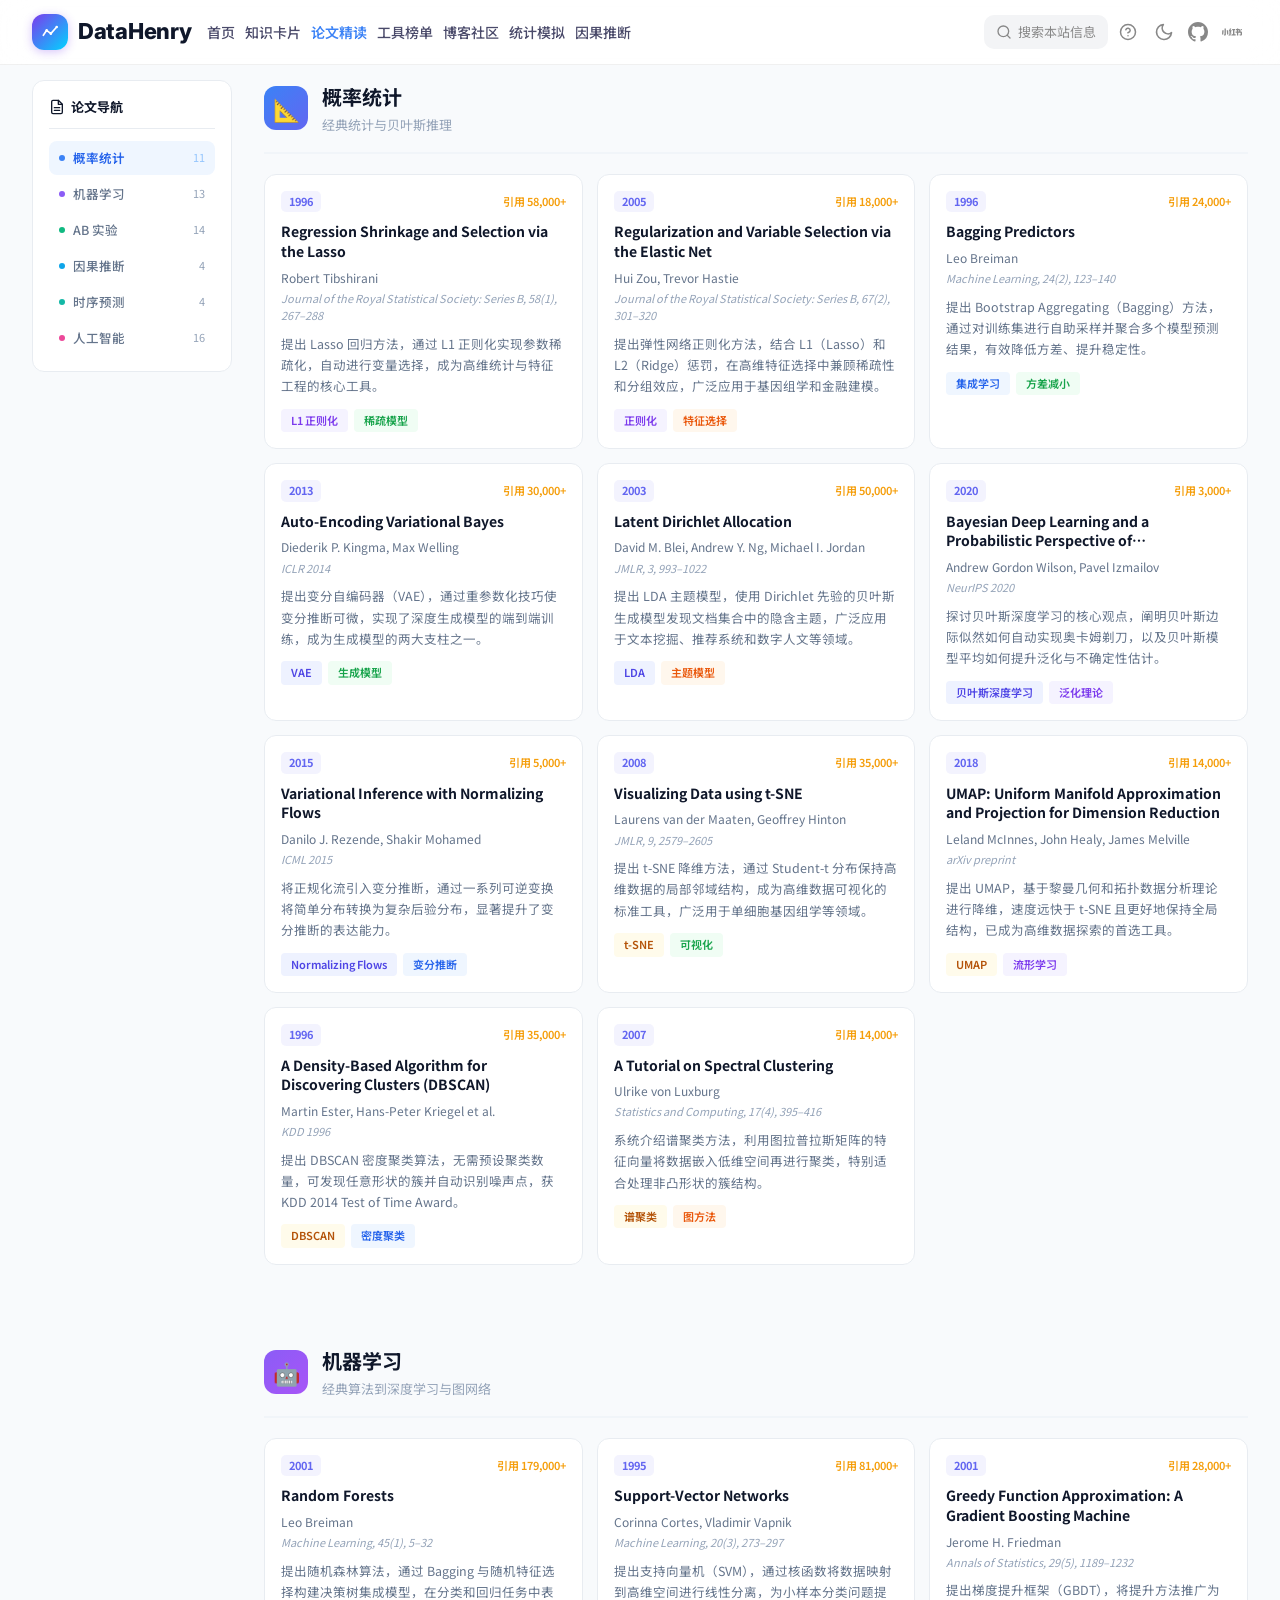
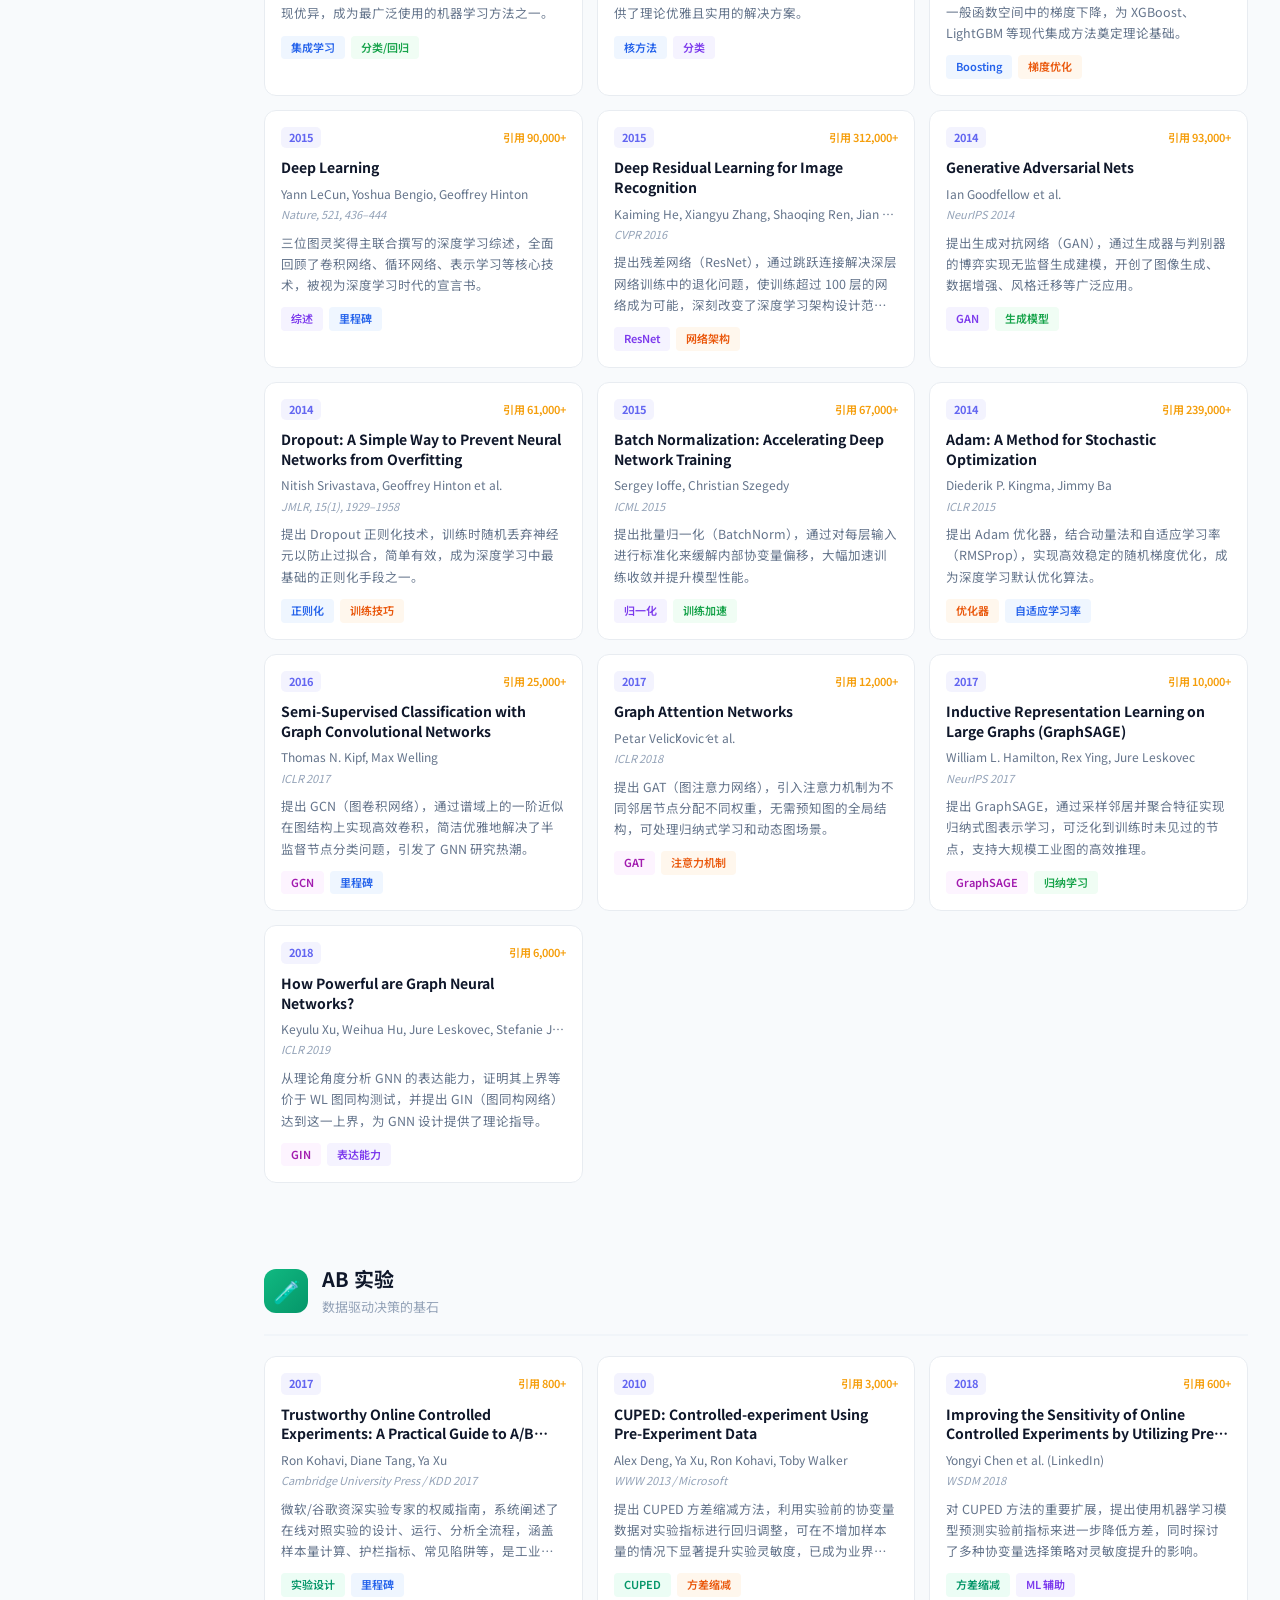
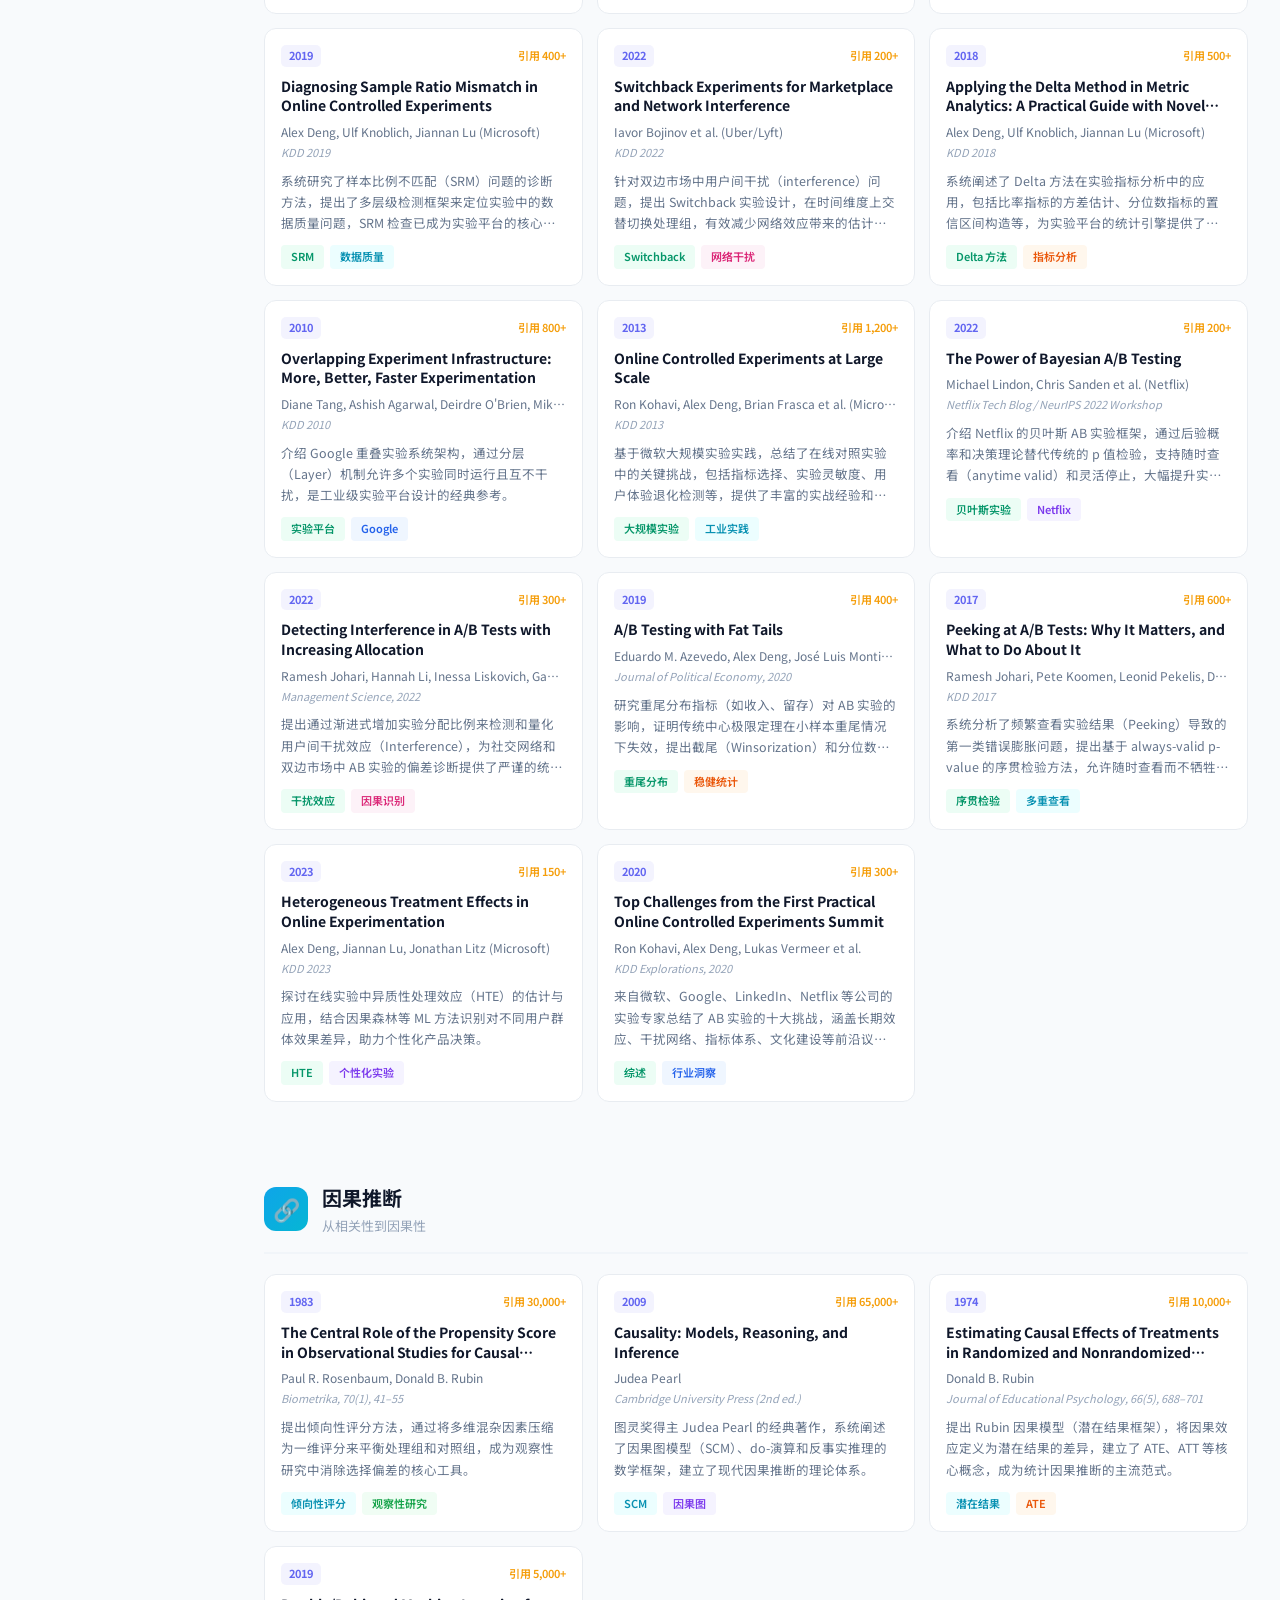
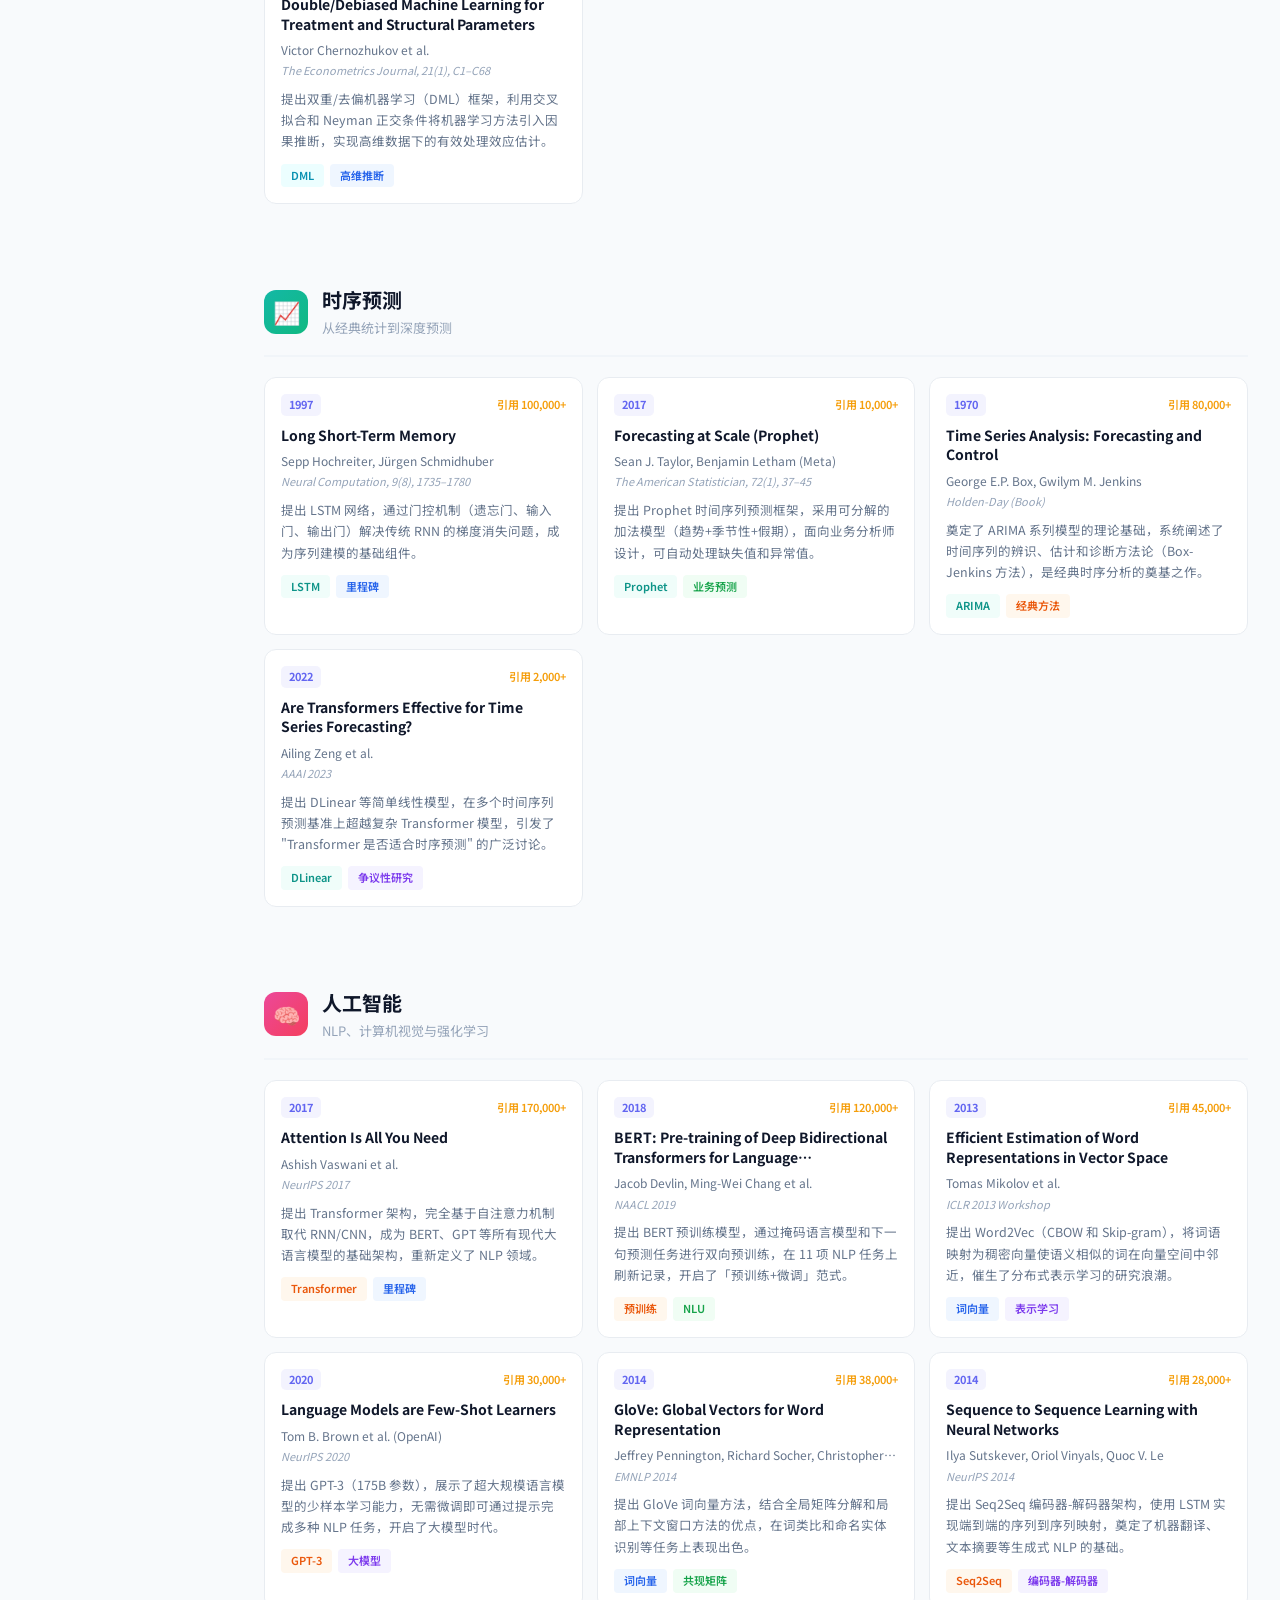
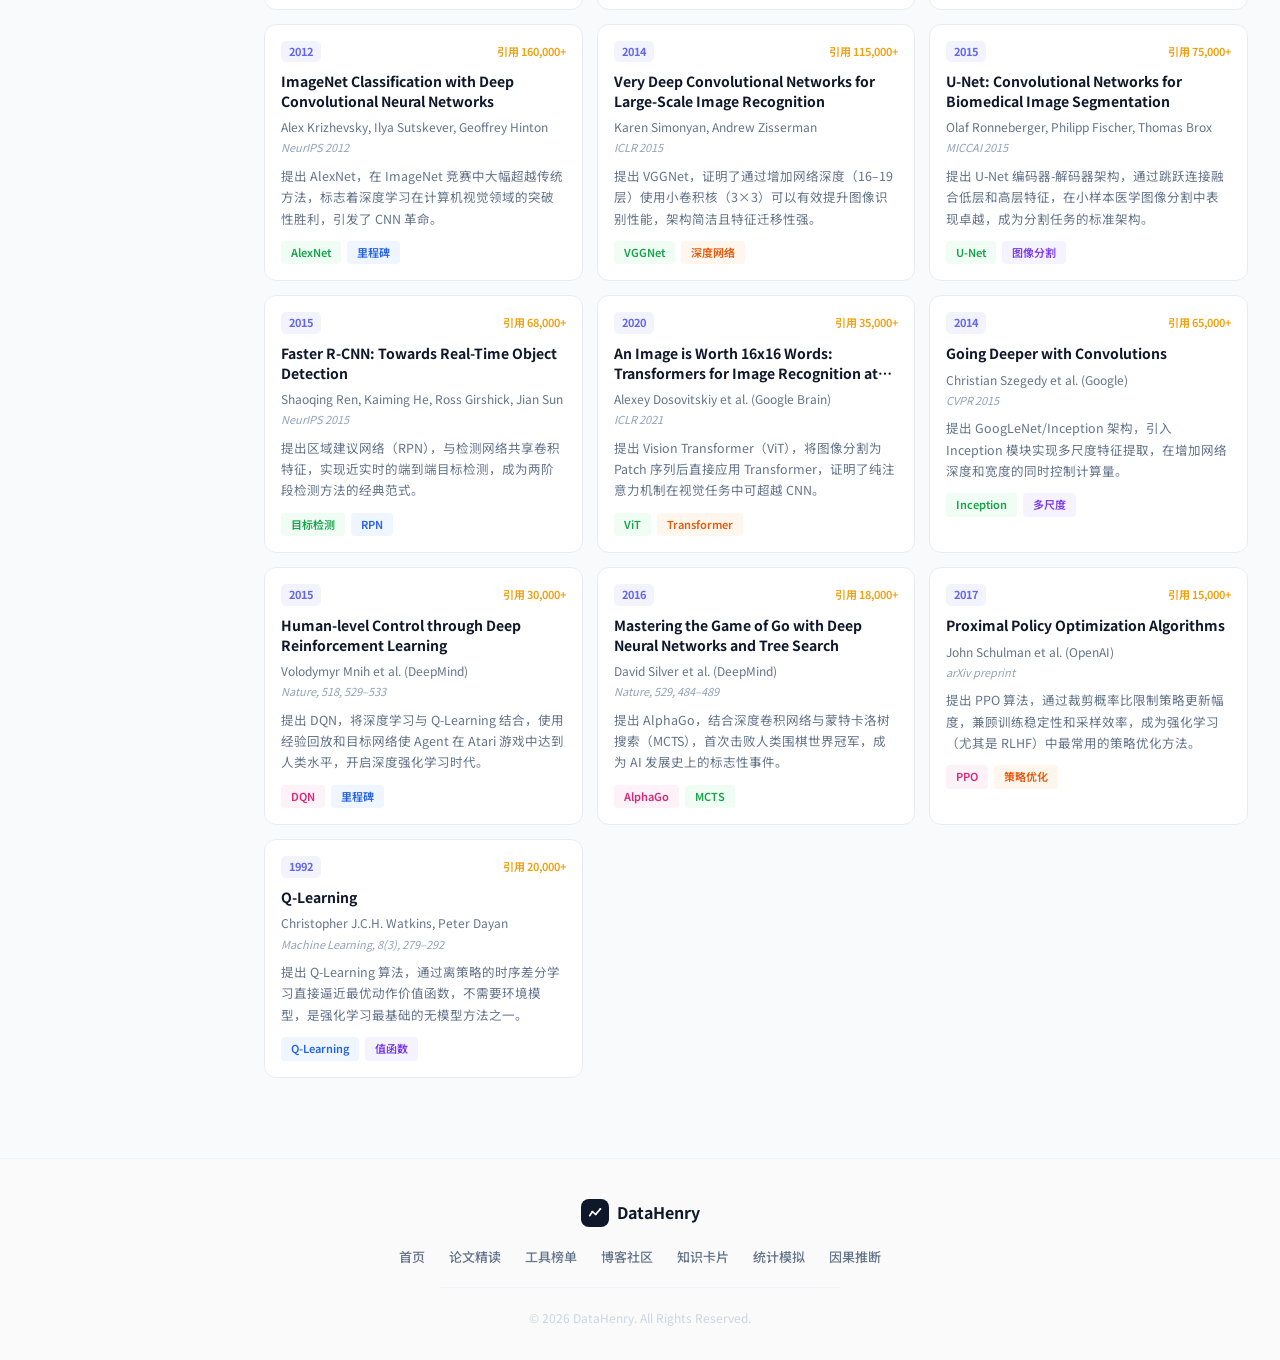
<file: pages/papers.html>
<!DOCTYPE html>
<html lang="zh-CN">
<head>
  <meta charset="UTF-8">
  <meta name="viewport" content="width=device-width, initial-scale=1.0">
  <title>论文精读 - DataHenry | 数据科学必读论文合集</title>
  <meta name="description" content="系统梳理数据科学核心方法论的必读论文，从统计学习到图神经网络，深度解读每一篇经典。">
  <meta name="keywords" content="论文精读,机器学习论文,深度学习论文,数据科学,Transformer,GNN,注意力机制">
  <link rel="canonical" href="https://www.datahenry.com/pages/papers.html">
  <meta property="og:title" content="论文精读 - DataHenry">
  <meta property="og:description" content="数据科学核心领域的必读论文精选与深度解读">
  <meta property="og:type" content="website">
  <meta property="og:url" content="https://www.datahenry.com/pages/papers.html">
  <meta property="og:image" content="https://www.datahenry.com/images/og-cover.png">
  <meta name="twitter:card" content="summary_large_image">
  <meta name="twitter:title" content="论文精读 - DataHenry">
  <meta name="twitter:description" content="数据科学核心领域的必读论文精选与深度解读">
  <meta name="twitter:image" content="https://www.datahenry.com/images/og-cover.png">
  <link rel="icon" type="image/svg+xml" href="data:image/svg+xml,<svg xmlns='http://www.w3.org/2000/svg' viewBox='0 0 100 100'><defs><linearGradient id='g' x1='0' y1='0' x2='1' y2='1'><stop offset='0%25' stop-color='%237c3aed'/><stop offset='100%25' stop-color='%2300d4ff'/></linearGradient></defs><rect rx='20' width='100' height='100' fill='url(%23g)'/><polyline points='20 65 35 45 55 55 80 25' fill='none' stroke='white' stroke-width='8' stroke-linecap='round' stroke-linejoin='round'/><circle cx='35' cy='45' r='5' fill='white'/><circle cx='55' cy='55' r='5' fill='white'/><circle cx='80' cy='25' r='5' fill='white'/></svg>">
  <!-- Google Analytics: 替换 G-XXXXXXXXXX 为真实 ID 后取消注释 -->
  <!-- <script async src="https://www.googletagmanager.com/gtag/js?id=G-XXXXXXXXXX"></script>
  <script>window.dataLayer=window.dataLayer||[];function gtag(){dataLayer.push(arguments);}gtag('js',new Date());gtag('config','G-XXXXXXXXXX');</script> -->
  <!-- 百度统计 -->
  <script>
  var _hmt = _hmt || [];
  (function() {
    var hm = document.createElement("script");
    hm.src = "https://hm.baidu.com/hm.js?59f51c7002c5b191a2f53b23c5a838da";
    var s = document.getElementsByTagName("script")[0];
    s.parentNode.insertBefore(hm, s);
  })();
  </script>
  <script src="../js/theme.js"></script>
  <link rel="stylesheet" href="../css/style.css?v=20260414d">
  <link rel="stylesheet" href="../css/assistant.css?v=20260402b">
  <link rel="stylesheet" href="../css/papers.css?v=20260409a">
  <link rel="stylesheet" href="../css/dark-mode.css?v=20260414d">
  <link rel="preconnect" href="https://fonts.googleapis.com">
  <link rel="preconnect" href="https://fonts.gstatic.com" crossorigin>
  <link href="https://fonts.googleapis.com/css2?family=Noto+Sans+SC:wght@400;700&family=Inter:wght@800&display=swap" rel="stylesheet">
</head>
<body>

  <!-- 顶部导航 -->
  <header class="navbar">
    <div class="navbar-inner">
      <div class="logo">
        <a href="../index.html" style="display:flex;align-items:center;gap:10px;">
          <div class="logo-icon"><svg viewBox="0 0 24 24"><polyline points="4 16 8 10 13 14 20 6"/><circle cx="8" cy="10" r="1.5" fill="#fff" stroke="none"/><circle cx="13" cy="14" r="1.5" fill="#fff" stroke="none"/><circle cx="20" cy="6" r="1.5" fill="#fff" stroke="none"/></svg></div>
          <span class="logo-text">DataHenry</span>
        </a>
      </div>
      <nav class="nav-links">
        <a href="../index.html" class="nav-link">首页</a>
        <a href="flashcards.html" class="nav-link">知识卡片</a>
        <a href="papers.html" class="nav-link active">论文精读</a>
        <a href="tools.html" class="nav-link">工具榜单</a>
        <a href="articles.html" class="nav-link">博客社区</a>
        <a href="stat-intuition.html" class="nav-link">统计模拟</a>
        <a href="causal-inference.html" class="nav-link">因果推断</a>
      </nav>
      <div class="nav-search">
        <svg width="16" height="16" viewBox="0 0 24 24" fill="none" stroke="currentColor" stroke-width="2" stroke-linecap="round" stroke-linejoin="round">
          <circle cx="11" cy="11" r="8"></circle>
          <line x1="21" y1="21" x2="16.65" y2="16.65"></line>
        </svg>
        搜索本站信息
      </div>
      <a href="../index.html#changelog" class="nav-changelog" title="更新日志">
        <svg width="18" height="18" viewBox="0 0 24 24" fill="none" stroke="currentColor" stroke-width="2" stroke-linecap="round" stroke-linejoin="round">
          <circle cx="12" cy="12" r="10"></circle>
          <path d="M9.09 9a3 3 0 0 1 5.83 1c0 2-3 3-3 3"></path>
          <line x1="12" y1="17" x2="12.01" y2="17"></line>
        </svg>
      </a>
      <div class="nav-social">
        <button class="theme-toggle" onclick="toggleTheme()" title="切换深色模式" aria-label="切换深色/浅色模式">
          <span class="icon-sun" aria-hidden="true"><svg width="20" height="20" viewBox="0 0 24 24" fill="none" stroke="currentColor" stroke-width="2" stroke-linecap="round" stroke-linejoin="round"><circle cx="12" cy="12" r="5"/><line x1="12" y1="1" x2="12" y2="3"/><line x1="12" y1="21" x2="12" y2="23"/><line x1="4.22" y1="4.22" x2="5.64" y2="5.64"/><line x1="18.36" y1="18.36" x2="19.78" y2="19.78"/><line x1="1" y1="12" x2="3" y2="12"/><line x1="21" y1="12" x2="23" y2="12"/><line x1="4.22" y1="19.78" x2="5.64" y2="18.36"/><line x1="18.36" y1="5.64" x2="19.78" y2="4.22"/></svg></span>
          <span class="icon-moon" aria-hidden="true"><svg width="20" height="20" viewBox="0 0 24 24" fill="none" stroke="currentColor" stroke-width="2" stroke-linecap="round" stroke-linejoin="round"><path d="M21 12.79A9 9 0 1111.21 3 7 7 0 0021 12.79z"/></svg></span>
        </button>
        <a href="https://github.com/datahenry99/datascience" target="_blank" rel="noopener" class="nav-github" title="GitHub" aria-label="GitHub 仓库">
          <svg width="20" height="20" viewBox="0 0 24 24" fill="currentColor"><path d="M12 0C5.37 0 0 5.37 0 12c0 5.31 3.435 9.795 8.205 11.385.6.105.825-.255.825-.57 0-.285-.015-1.23-.015-2.235-3.015.555-3.795-.735-4.035-1.41-.135-.345-.72-1.41-1.23-1.695-.42-.225-1.02-.78-.015-.795.945-.015 1.62.87 1.845 1.23 1.08 1.815 2.805 1.305 3.495.99.105-.78.42-1.305.765-1.605-2.67-.3-5.46-1.335-5.46-5.925 0-1.305.465-2.385 1.23-3.225-.12-.3-.54-1.53.12-3.18 0 0 1.005-.315 3.3 1.23.96-.27 1.98-.405 3-.405s2.04.135 3 .405c2.295-1.56 3.3-1.23 3.3-1.23.66 1.65.24 2.88.12 3.18.765.84 1.23 1.905 1.23 3.225 0 4.605-2.805 5.625-5.475 5.925.435.375.81 1.095.81 2.22 0 1.605-.015 2.895-.015 3.3 0 .315.225.69.825.57A12.02 12.02 0 0024 12c0-6.63-5.37-12-12-12z"/></svg>
        </a>
        <a href="https://xhslink.com/m/5PayTgjUO7K" target="_blank" rel="noopener" class="nav-xiaohongshu" title="小红书" aria-label="小红书主页">
          <svg width="20" height="20" viewBox="0 0 24 24" fill="currentColor"><path d="M22.405 9.879c.002.016.01.02.07.019h.725a.797.797 0 0 0 .78-.972.794.794 0 0 0-.884-.618.795.795 0 0 0-.692.794c0 .101-.002.666.001.777zm-11.509 4.808c-.203.001-1.353.004-1.685.003a2.528 2.528 0 0 1-.766-.126.025.025 0 0 0-.03.014L7.7 16.127a.025.025 0 0 0 .01.032c.111.06.336.124.495.124.66.01 1.32.002 1.981 0 .01 0 .02-.006.023-.015l.712-1.545a.025.025 0 0 0-.024-.036zM.477 9.91c-.071 0-.076.002-.076.01a.834.834 0 0 0-.01.08c-.027.397-.038.495-.234 3.06-.012.24-.034.389-.135.607-.026.057-.033.042.003.112.046.092.681 1.523.787 1.74.008.015.011.02.017.02.008 0 .033-.026.047-.044.147-.187.268-.391.371-.606.306-.635.44-1.325.486-1.706.014-.11.021-.22.03-.33l.204-2.616.022-.293c.003-.029 0-.033-.03-.034zm7.203 3.757a1.427 1.427 0 0 1-.135-.607c-.004-.084-.031-.39-.235-3.06a.443.443 0 0 0-.01-.082c-.004-.011-.052-.008-.076-.008h-1.48c-.03.001-.034.005-.03.034l.021.293c.076.982.153 1.964.233 2.946.05.4.186 1.085.487 1.706.103.215.223.419.37.606.015.018.037.051.048.049.02-.003.742-1.642.804-1.765.036-.07.03-.055.003-.112zm3.861-.913h-.872a.126.126 0 0 1-.116-.178l1.178-2.625a.025.025 0 0 0-.023-.035l-1.318-.003a.148.148 0 0 1-.135-.21l.876-1.954a.025.025 0 0 0-.023-.035h-1.56c-.01 0-.02.006-.024.015l-.926 2.068c-.085.169-.314.634-.399.938a.534.534 0 0 0-.02.191.46.46 0 0 0 .23.378.981.981 0 0 0 .46.119h.59c.041 0-.688 1.482-.834 1.972a.53.53 0 0 0-.023.172.465.465 0 0 0 .23.398c.15.092.342.12.475.12l1.66-.001c.01 0 .02-.006.023-.015l.575-1.28a.025.025 0 0 0-.024-.035zm-6.93-4.937H3.1a.032.032 0 0 0-.034.033c0 1.048-.01 2.795-.01 6.829 0 .288-.269.262-.28.262h-.74c-.04.001-.044.004-.04.047.001.037.465 1.064.555 1.263.01.02.03.033.051.033.157.003.767.009.938-.014.153-.02.3-.06.438-.132.3-.156.49-.419.595-.765.052-.172.075-.353.075-.533.002-2.33 0-4.66-.007-6.991a.032.032 0 0 0-.032-.032zm11.784 6.896c0-.014-.01-.021-.024-.022h-1.465c-.048-.001-.049-.002-.05-.049v-4.66c0-.072-.005-.07.07-.07h.863c.08 0 .075.004.075-.074V8.393c0-.082.006-.076-.08-.076h-3.5c-.064 0-.075-.006-.075.073v1.445c0 .083-.006.077.08.077h.854c.075 0 .07-.004.07.07v4.624c0 .095.008.084-.085.084-.37 0-1.11-.002-1.304 0-.048.001-.06.03-.06.03l-.697 1.519s-.014.025-.008.036c.006.01.013.008.058.008 1.748.003 3.495.002 5.243.002.03-.001.034-.006.035-.033v-1.539zm4.177-3.43c0 .013-.007.023-.02.024-.346.006-.692.004-1.037.004-.014-.002-.022-.01-.022-.024-.005-.434-.007-.869-.01-1.303 0-.072-.006-.071.07-.07l.733-.003c.041 0 .081.002.12.015.093.025.16.107.165.204.006.431.002 1.153.001 1.153zm2.67.244a1.953 1.953 0 0 0-.883-.222h-.18c-.04-.001-.04-.003-.042-.04V10.21c0-.132-.007-.263-.025-.394a1.823 1.823 0 0 0-.153-.53 1.533 1.533 0 0 0-.677-.71 2.167 2.167 0 0 0-1-.258c-.153-.003-.567 0-.72 0-.07 0-.068.004-.068-.065V7.76c0-.031-.01-.041-.046-.039H17.93s-.016 0-.023.007c-.006.006-.008.012-.008.023v.546c-.008.036-.057.015-.082.022h-.95c-.022.002-.028.008-.03.032v1.481c0 .09-.004.082.082.082h.913c.082 0 .072.128.072.128V11.19s.003.117-.06.117h-1.482c-.068 0-.06.082-.06.082v1.445s-.01.068.064.068h1.457c.082 0 .076-.006.076.079v3.225c0 .088-.007.081.082.081h1.43c.09 0 .082.007.082-.08v-3.27c0-.029.006-.035.033-.035l2.323-.003c.098 0 .191.02.28.061a.46.46 0 0 1 .274.407c.008.395.003.79.003 1.185 0 .259-.107.367-.33.367h-1.218c-.023.002-.029.008-.028.033.184.437.374.871.57 1.303a.045.045 0 0 0 .04.026c.17.005.34.002.51.003.15-.002.517.004.666-.01a2.03 2.03 0 0 0 .408-.075c.59-.18.975-.698.976-1.313v-1.981c0-.128-.01-.254-.034-.38 0 .078-.029-.641-.724-.998z"/></svg>
        </a>
      </div>
      <button class="nav-theme-mobile" onclick="toggleTheme()" title="切换深色模式">
        <span class="icon-sun"><svg width="20" height="20" viewBox="0 0 24 24" fill="none" stroke="currentColor" stroke-width="2" stroke-linecap="round" stroke-linejoin="round"><circle cx="12" cy="12" r="5"/><line x1="12" y1="1" x2="12" y2="3"/><line x1="12" y1="21" x2="12" y2="23"/><line x1="4.22" y1="4.22" x2="5.64" y2="5.64"/><line x1="18.36" y1="18.36" x2="19.78" y2="19.78"/><line x1="1" y1="12" x2="3" y2="12"/><line x1="21" y1="12" x2="23" y2="12"/><line x1="4.22" y1="19.78" x2="5.64" y2="18.36"/><line x1="18.36" y1="5.64" x2="19.78" y2="4.22"/></svg></span>
        <span class="icon-moon"><svg width="20" height="20" viewBox="0 0 24 24" fill="none" stroke="currentColor" stroke-width="2" stroke-linecap="round" stroke-linejoin="round"><path d="M21 12.79A9 9 0 1111.21 3 7 7 0 0021 12.79z"/></svg></span>
      </button>
      <button class="nav-search-mobile" onclick="openSearch()">
        <svg width="20" height="20" viewBox="0 0 24 24" fill="none" stroke="currentColor" stroke-width="2" stroke-linecap="round" stroke-linejoin="round"><circle cx="11" cy="11" r="8"></circle><line x1="21" y1="21" x2="16.65" y2="16.65"></line></svg>
      </button>
      <button class="nav-hamburger" onclick="toggleMobileMenu()" aria-label="打开导航菜单" aria-expanded="false">
        <svg viewBox="0 0 24 24" fill="none" stroke="currentColor" stroke-width="2" stroke-linecap="round"><line x1="3" y1="6" x2="21" y2="6"/><line x1="3" y1="12" x2="21" y2="12"/><line x1="3" y1="18" x2="21" y2="18"/></svg>
      </button>
    </div>
  </header>

  <!-- 移动端菜单 -->
  <div class="mobile-menu-overlay" onclick="toggleMobileMenu()" aria-hidden="true"></div>
  <div class="mobile-menu" role="dialog" aria-label="导航菜单">
    <div class="mobile-menu-brand">
      <div class="mobile-menu-brand-left">
        <div class="mobile-menu-logo"><svg viewBox="0 0 24 24" width="20" height="20" fill="none" stroke="#fff" stroke-width="2.5" stroke-linecap="round" stroke-linejoin="round"><polyline points="4 16 8 10 13 14 20 6"/><circle cx="8" cy="10" r="1.5" fill="#fff" stroke="none"/><circle cx="13" cy="14" r="1.5" fill="#fff" stroke="none"/><circle cx="20" cy="6" r="1.5" fill="#fff" stroke="none"/></svg></div>
        <div>
          <div class="mobile-menu-brand-name">DataHenry</div>
          <div class="mobile-menu-brand-desc">数据科学导航站</div>
        </div>
      </div>
      <button class="mobile-menu-close" onclick="toggleMobileMenu()">
        <svg width="16" height="16" viewBox="0 0 24 24" fill="none" stroke="currentColor" stroke-width="2" stroke-linecap="round"><line x1="18" y1="6" x2="6" y2="18"/><line x1="6" y1="6" x2="18" y2="18"/></svg>
      </button>
    </div>
    <div class="mobile-search-btn" onclick="toggleMobileMenu();openSearch();">
      <svg width="15" height="15" viewBox="0 0 24 24" fill="none" stroke="currentColor" stroke-width="2" stroke-linecap="round" stroke-linejoin="round"><circle cx="11" cy="11" r="8"></circle><line x1="21" y1="21" x2="16.65" y2="16.65"></line></svg>
      <span>搜索本站信息</span>
    </div>
    <div class="mobile-menu-links">
      <a href="../index.html" class="mobile-link">
        <span class="mobile-link-icon"><svg width="18" height="18" viewBox="0 0 24 24" fill="none" stroke="currentColor" stroke-width="2" stroke-linecap="round" stroke-linejoin="round"><path d="M3 9l9-7 9 7v11a2 2 0 0 1-2 2H5a2 2 0 0 1-2-2z"/><polyline points="9 22 9 12 15 12 15 22"/></svg></span>
        <span class="mobile-link-text">首页</span>
      </a>
      <a href="flashcards.html" class="mobile-link">
        <span class="mobile-link-icon"><svg width="18" height="18" viewBox="0 0 24 24" fill="none" stroke="currentColor" stroke-width="2" stroke-linecap="round" stroke-linejoin="round"><rect x="2" y="3" width="20" height="14" rx="2" ry="2"/><line x1="8" y1="21" x2="16" y2="21"/><line x1="12" y1="17" x2="12" y2="21"/></svg></span>
        <span class="mobile-link-text">知识卡片</span>
      </a>
      <a href="papers.html" class="mobile-link active">
        <span class="mobile-link-icon"><svg width="18" height="18" viewBox="0 0 24 24" fill="none" stroke="currentColor" stroke-width="2" stroke-linecap="round" stroke-linejoin="round"><path d="M14 2H6a2 2 0 0 0-2 2v16a2 2 0 0 0 2 2h12a2 2 0 0 0 2-2V8z"/><polyline points="14 2 14 8 20 8"/><line x1="16" y1="13" x2="8" y2="13"/><line x1="16" y1="17" x2="8" y2="17"/></svg></span>
        <span class="mobile-link-text">论文精读</span>
      </a>
      <a href="tools.html" class="mobile-link">
        <span class="mobile-link-icon"><svg width="18" height="18" viewBox="0 0 24 24" fill="none" stroke="currentColor" stroke-width="2" stroke-linecap="round" stroke-linejoin="round"><path d="M14.7 6.3a1 1 0 0 0 0 1.4l1.6 1.6a1 1 0 0 0 1.4 0l3.77-3.77a6 6 0 0 1-7.94 7.94l-6.91 6.91a2.12 2.12 0 0 1-3-3l6.91-6.91a6 6 0 0 1 7.94-7.94l-3.76 3.76z"/></svg></span>
        <span class="mobile-link-text">工具榜单</span>
      </a>
      <a href="articles.html" class="mobile-link">
        <span class="mobile-link-icon"><svg width="18" height="18" viewBox="0 0 24 24" fill="none" stroke="currentColor" stroke-width="2" stroke-linecap="round" stroke-linejoin="round"><circle cx="12" cy="12" r="10"/><line x1="2" y1="12" x2="22" y2="12"/><path d="M12 2a15.3 15.3 0 0 1 4 10 15.3 15.3 0 0 1-4 10 15.3 15.3 0 0 1-4-10 15.3 15.3 0 0 1 4-10z"/></svg></span>
        <span class="mobile-link-text">博客社区</span>
      </a>
      <a href="stat-intuition.html" class="mobile-link">
        <span class="mobile-link-icon"><svg width="18" height="18" viewBox="0 0 24 24" fill="none" stroke="currentColor" stroke-width="2" stroke-linecap="round" stroke-linejoin="round"><path d="M18 20V10"/><path d="M12 20V4"/><path d="M6 20v-6"/></svg></span>
        <span class="mobile-link-text">统计模拟</span>
      </a>
      <a href="causal-inference.html" class="mobile-link">
        <span class="mobile-link-icon"><svg width="18" height="18" viewBox="0 0 24 24" fill="none" stroke="currentColor" stroke-width="2" stroke-linecap="round" stroke-linejoin="round"><path d="M22 12h-4l-3 9L9 3l-3 9H2"/></svg></span>
        <span class="mobile-link-text">因果推断</span>
      </a>
    </div>
    <div class="mobile-menu-footer">
      <div class="mobile-menu-footer-deco"></div>
      <p>© 2026 DataHenry</p>
    </div>
  </div>
  <script>
  function toggleMobileMenu() {
    document.querySelector('.mobile-menu').classList.toggle('active');
    document.querySelector('.mobile-menu-overlay').classList.toggle('active');
    var isOpen = document.querySelector('.mobile-menu').classList.contains('active');
    document.body.style.overflow = isOpen ? 'hidden' : '';
    var hamburger = document.querySelector('.nav-hamburger');
    if (hamburger) hamburger.setAttribute('aria-expanded', isOpen);
  }
  </script>

  <!-- 论文内容主体 -->
  <main class="papers-main">
    <div class="papers-main-inner">

      <!-- 侧边目录导航（由 JS 动态生成） -->
      <aside class="papers-sidebar" id="papersSidebar">
        <div class="sidebar-title"><svg width="16" height="16" viewBox="0 0 24 24" fill="none" stroke="currentColor" stroke-width="2" stroke-linecap="round" stroke-linejoin="round"><path d="M14 2H6a2 2 0 0 0-2 2v16a2 2 0 0 0 2 2h12a2 2 0 0 0 2-2V8z"/><polyline points="14 2 14 8 20 8"/><line x1="16" y1="13" x2="8" y2="13"/><line x1="16" y1="17" x2="8" y2="17"/></svg> 论文导航</div>
        <nav class="sidebar-nav" id="sidebarNav">
          <!-- JS 动态填充 -->
        </nav>
      </aside>

      <!-- 论文内容区域（由 JS 动态生成） -->
      <div class="papers-content" id="papersContent">
        <!-- Loading skeleton -->
        <div class="loading-skeleton" id="papers-loading">
          <div class="skeleton-card">
            <div class="skeleton-header"><div class="skeleton-avatar"></div><div class="skeleton-title"></div></div>
            <div class="skeleton-line skeleton-line-long"></div>
            <div class="skeleton-line skeleton-line-medium"></div>
          </div>
          <div class="skeleton-card">
            <div class="skeleton-header"><div class="skeleton-avatar"></div><div class="skeleton-title"></div></div>
            <div class="skeleton-line skeleton-line-long"></div>
            <div class="skeleton-line skeleton-line-short"></div>
          </div>
          <div class="skeleton-card">
            <div class="skeleton-header"><div class="skeleton-avatar"></div><div class="skeleton-title"></div></div>
            <div class="skeleton-line skeleton-line-medium"></div>
            <div class="skeleton-line skeleton-line-long"></div>
          </div>
        </div>
      </div>

    </div>
  </main>

  <!-- 移动端目录 -->
  <button class="mobile-toc-fab" id="mobileTocFab" onclick="toggleMobileToc()">
    <svg viewBox="0 0 24 24" fill="none" stroke="currentColor" stroke-width="2" stroke-linecap="round" stroke-linejoin="round"><line x1="3" y1="6" x2="21" y2="6"/><line x1="3" y1="12" x2="15" y2="12"/><line x1="3" y1="18" x2="18" y2="18"/></svg>
  </button>
  <div class="mobile-toc-overlay" id="mobileTocOverlay" onclick="toggleMobileToc()"></div>
  <div class="mobile-toc-panel" id="mobileTocPanel">
    <div class="mobile-toc-header">
      <span class="mobile-toc-title"><svg width="14" height="14" viewBox="0 0 24 24" fill="none" stroke="currentColor" stroke-width="2" stroke-linecap="round" stroke-linejoin="round"><path d="M14 2H6a2 2 0 0 0-2 2v16a2 2 0 0 0 2 2h12a2 2 0 0 0 2-2V8z"/><polyline points="14 2 14 8 20 8"/><line x1="16" y1="13" x2="8" y2="13"/><line x1="16" y1="17" x2="8" y2="17"/></svg> 论文导航</span>
      <button class="mobile-toc-close" onclick="toggleMobileToc()"><svg width="14" height="14" viewBox="0 0 24 24" fill="none" stroke="currentColor" stroke-width="2.5" stroke-linecap="round"><line x1="18" y1="6" x2="6" y2="18"/><line x1="6" y1="6" x2="18" y2="18"/></svg></button>
    </div>
    <div class="mobile-toc-list" id="mobileTocList"></div>
  </div>

  <footer class="footer">
    <div class="footer-inner">
      <div class="footer-brand">
        <div class="footer-brand-icon"><svg viewBox="0 0 24 24"><polyline points="4 16 8 10 13 14 20 6"/><circle cx="8" cy="10" r="1.5" fill="#fff" stroke="none"/><circle cx="13" cy="14" r="1.5" fill="#fff" stroke="none"/><circle cx="20" cy="6" r="1.5" fill="#fff" stroke="none"/></svg></div>
        DataHenry
      </div>
      <nav class="footer-nav">
        <a href="../index.html">首页</a>
        <a href="papers.html">论文精读</a>
        <a href="tools.html">工具榜单</a>
        <a href="articles.html">博客社区</a>
        <a href="flashcards.html">知识卡片</a>
        <a href="stat-intuition.html">统计模拟</a>
        <a href="causal-inference.html">因果推断</a>
      </nav>
      <div class="footer-divider"></div>
      <p class="footer-copy">© 2026 DataHenry. All Rights Reserved.</p>
    </div>
  </footer>

  <script>
    // ============================================================
    // 数据驱动渲染：从 JSON 加载论文数据并自动生成页面
    // 新增论文只需编辑 /data/papers.json，无需修改此 HTML
    // ============================================================

    (async function() {
      // 1. 加载数据
      const resp = await fetch('../data/papers.json?v=20260329');
      const data = await resp.json();
      const sections = data.sections;

      // 2. 渲染侧边栏导航
      const sidebarNav = document.getElementById('sidebarNav');
      sidebarNav.innerHTML = sections.map((sec, i) => `
        <a href="#${sec.id}" class="sidebar-link${i === 0 ? ' active' : ''}" data-section="${sec.id}">
          <span class="sidebar-dot" style="background: ${sec.sidebarDot};"></span>
          <span>${sec.title}</span>
          <span class="sidebar-count">${sec.papers.length}</span>
        </a>
      `).join('');

      // 2b. 同步填充移动端目录
      const mobileTocList = document.getElementById('mobileTocList');
      if (mobileTocList) {
        mobileTocList.innerHTML = sections.map((sec, i) => `
          <a class="mobile-toc-item${i === 0 ? ' active' : ''}" data-section="${sec.id}" href="#${sec.id}">
            <span class="mobile-toc-dot" style="background:${sec.sidebarDot};"></span>
            <span>${sec.title}</span>
            <span class="mobile-toc-count">${sec.papers.length}</span>
          </a>
        `).join('');
        mobileTocList.querySelectorAll('.mobile-toc-item').forEach(item => {
          item.addEventListener('click', function(e) {
            e.preventDefault();
            const t = document.getElementById(this.dataset.section);
            if (t) t.scrollIntoView({ behavior: 'smooth', block: 'start' });
            toggleMobileToc();
          });
        });
      }

      // 3. 移除 loading skeleton 并渲染论文内容区域
      const papersContent = document.getElementById('papersContent');
      papersContent.innerHTML = sections.map(sec => `
        <div class="section-anchor" id="${sec.id}"></div>
        <div class="section-header">
          <div class="section-icon" style="background: ${sec.gradient};">${sec.icon}</div>
          <div>
            <h3 class="section-title">${sec.title}</h3>
            <p class="section-subtitle">${sec.subtitle}</p>
          </div>
        </div>
        <div class="paper-grid paper-grid-spaced">
          ${sec.papers.map(p => `
            <a class="paper-card" href="${p.url}" target="_blank" rel="noopener">
              <div class="paper-card-top">
                <span class="paper-year">${p.year}</span>
                <span class="paper-impact">${p.impact}</span>
              </div>
              <h3 class="paper-title">${p.title}</h3>
              <p class="paper-authors">${p.authors}</p>
              <p class="paper-source">${p.source}</p>
              <p class="paper-abstract">${p.abstract}</p>
              <div class="paper-tags">
                ${p.tags.map(t => `<span class="paper-tag ${t.color}">${t.text}</span>`).join('')}
              </div>
              <span class="paper-link-icon">↗</span>
            </a>
          `).join('')}
        </div>
      `).join('');

      // 4. 侧边目录高亮跟踪
      const sidebarLinks = document.querySelectorAll('.sidebar-link');
      const sectionEls = document.querySelectorAll('.section-anchor');

      function updateActiveLink() {
        let current = '';
        sectionEls.forEach(section => {
          const rect = section.getBoundingClientRect();
          if (rect.top <= 160) {
            current = section.id;
          }
        });
        sidebarLinks.forEach(link => {
          link.classList.remove('active');
          if (link.getAttribute('data-section') === current) {
            link.classList.add('active');
          }
        });
        // 同步移动端目录高亮
        document.querySelectorAll('.mobile-toc-item').forEach(item => {
          item.classList.toggle('active', item.dataset.section === current);
        });
      }

      window.addEventListener('scroll', updateActiveLink);
      updateActiveLink();

      // 5. 点击平滑滚动
      sidebarLinks.forEach(link => {
        link.addEventListener('click', function(e) {
          e.preventDefault();
          const targetId = this.getAttribute('data-section');
          const target = document.getElementById(targetId);
          if (target) {
            target.scrollIntoView({ behavior: 'smooth', block: 'start' });
          }
        });
      });
    })();

    function toggleMobileToc() {
      document.getElementById('mobileTocOverlay').classList.toggle('active');
      document.getElementById('mobileTocPanel').classList.toggle('active');
    }
  </script>
  <!-- 返回顶部按钮 -->
  <button class="back-to-top" id="backToTop" onclick="window.scrollTo({top:0,behavior:'smooth'})" title="返回顶部">
    <svg viewBox="0 0 24 24" fill="none" stroke="currentColor" stroke-width="2.5" stroke-linecap="round" stroke-linejoin="round"><polyline points="18 15 12 9 6 15"/></svg>
  </button>
  <script>
  (function(){var btn=document.getElementById('backToTop');if(!btn)return;window.addEventListener('scroll',function(){btn.classList.toggle('visible',window.scrollY>400)},{passive:true});})();
  </script>

  <script src="../js/search.js"></script>
  <script src="../js/assistant.js"></script>

</body>
</html>
</file>
<file: css/style.css>
/* ===== Reset & Base ===== */
*, *::before, *::after {
  margin: 0;
  padding: 0;
  box-sizing: border-box;
}

body {
  font-family: 'Noto Sans SC', -apple-system, BlinkMacSystemFont, 'Segoe UI', Roboto, sans-serif;
  background: #fafafa;
  color: #1a1a2e;
  line-height: 1.6;
  -webkit-font-smoothing: antialiased;
}

a {
  text-decoration: none;
  color: inherit;
}

/* ===== Navbar ===== */
.navbar {
  position: sticky;
  top: 0;
  z-index: 100;
  background: rgba(255, 255, 255, 0.85);
  backdrop-filter: blur(16px);
  -webkit-backdrop-filter: blur(16px);
  border-bottom: 1px solid rgba(0, 0, 0, 0.06);
}

.navbar-inner {
  width: 100%;
  max-width: 100%;
  padding: 0 32px;
  height: 64px;
  display: flex;
  align-items: center;
  overflow: visible;
}

.logo {
  display: flex;
  align-items: center;
  gap: 10px;
  font-weight: 700;
  font-size: 20px;
}

.logo-icon {
  width: 36px;
  height: 36px;
  background: linear-gradient(135deg, #7c3aed, #00d4ff);
  border-radius: 12px;
  display: flex;
  align-items: center;
  justify-content: center;
  font-size: 18px;
  color: #fff;
  line-height: 1;
  box-shadow: 0 2px 10px rgba(124, 58, 237, 0.3);
}

.logo-icon svg {
  width: 20px;
  height: 20px;
  fill: none;
  stroke: #fff;
  stroke-width: 2;
  stroke-linecap: round;
  stroke-linejoin: round;
}

.logo-text {
  font-family: 'Inter', -apple-system, sans-serif;
  font-size: 22px;
  font-weight: 800;
  letter-spacing: -0.3px;
  color: #0f172a;
  position: relative;
}

@keyframes logoShine {
  0% { background-position: 0% center; }
  100% { background-position: 200% center; }
}

.nav-links {
  display: flex;
  align-items: center;
  gap: 10px;
  margin-left: 16px;
  flex-shrink: 1;
  min-width: 0;
  overflow: visible;
}

.nav-link {
  position: relative;
  font-size: 14px;
  font-weight: 500;
  color: #4a4a6a;
  transition: color 0.2s;
  display: flex;
  align-items: center;
  gap: 6px;
  white-space: nowrap;
}

.nav-link:hover {
  color: #1a1a2e;
}

.badge-soon {
  font-size: 10px;
  font-weight: 700;
  color: #fff;
  background: linear-gradient(135deg, #f97316, #ef4444);
  padding: 2px 8px;
  border-radius: 20px;
  letter-spacing: 0.5px;
}


.nav-search {
  display: flex;
  align-items: center;
  gap: 6px;
  font-size: 13px;
  color: #888;
  background: #f3f4f6;
  padding: 7px 12px;
  border-radius: 10px;
  cursor: pointer;
  transition: all 0.2s;
  margin-left: auto;
  min-width: 0;
  white-space: nowrap;
  flex-shrink: 2;
  overflow: hidden;
}

.nav-search:hover {
  background: #e5e7eb;
  color: #555;
}

.nav-changelog {
  display: flex;
  align-items: center;
  justify-content: center;
  width: 32px;
  height: 32px;
  color: #888;
  background: none;
  border: none;
  transition: all 0.2s;
  flex-shrink: 0;
  text-decoration: none;
  margin-left: 4px;
}

.nav-changelog:hover {
  color: #555;
}

.nav-social {
  display: flex;
  align-items: center;
  gap: 2px;
  flex-shrink: 0;
  margin-left: 4px;
}

.nav-github,
.nav-xiaohongshu {
  display: flex;
  align-items: center;
  justify-content: center;
  width: 32px;
  height: 32px;
  border-radius: 8px;
  color: #888;
  transition: all 0.2s;
}

.nav-github:hover,
.nav-xiaohongshu:hover {
  background: #e5e7eb;
  color: #333;
}

/* ===== Hero Section ===== */
.hero {
  position: relative;
  overflow: hidden;
  min-height: calc(100vh - 64px);
  display: flex;
  flex-direction: column;
  align-items: center;
  justify-content: center;
  padding: 0;
  background:
    radial-gradient(ellipse 70% 50% at 50% 0%, rgba(99, 102, 241, 0.08) 0%, transparent 70%),
    radial-gradient(ellipse 50% 40% at 80% 100%, rgba(59, 130, 246, 0.06) 0%, transparent 60%),
    radial-gradient(ellipse 40% 40% at 10% 80%, rgba(249, 115, 22, 0.04) 0%, transparent 50%),
    #fafafa;
}

/* 背景网格 */
.hero::before {
  content: '';
  position: absolute;
  inset: 0;
  background-image:
    linear-gradient(rgba(99, 102, 241, 0.03) 1px, transparent 1px),
    linear-gradient(90deg, rgba(99, 102, 241, 0.03) 1px, transparent 1px);
  background-size: 60px 60px;
  mask-image: radial-gradient(ellipse 80% 60% at 50% 50%, black 20%, transparent 70%);
  -webkit-mask-image: radial-gradient(ellipse 80% 60% at 50% 50%, black 20%, transparent 70%);
  pointer-events: none;
  z-index: 0;
}

.hero-bg-blur {
  position: absolute;
  top: -200px;
  left: -150px;
  width: 500px;
  height: 500px;
  background: radial-gradient(circle, rgba(99, 102, 241, 0.15) 0%, rgba(59, 130, 246, 0.06) 40%, transparent 70%);
  border-radius: 50%;
  pointer-events: none;
  z-index: 0;
  animation: blobFloat 20s ease-in-out infinite;
}

.hero::after {
  content: '';
  position: absolute;
  bottom: -100px;
  right: -100px;
  width: 450px;
  height: 450px;
  background: radial-gradient(circle, rgba(249, 115, 22, 0.10) 0%, rgba(236, 72, 153, 0.04) 40%, transparent 60%);
  border-radius: 50%;
  pointer-events: none;
  z-index: 0;
  animation: blobFloat 25s ease-in-out infinite reverse;
}

@keyframes blobFloat {
  0%, 100% { transform: translate(0, 0) scale(1); }
  33% { transform: translate(30px, -20px) scale(1.05); }
  66% { transform: translate(-20px, 15px) scale(0.95); }
}

.hero-inner {
  position: relative;
  z-index: 2;
  max-width: 1200px;
  margin: 0 auto;
  padding: 0 32px;
}

.hero-center {
  display: flex;
  flex-direction: column;
  align-items: center;
  text-align: center;
}

.hero-tag {
  display: inline-flex;
  align-items: center;
  gap: 8px;
  font-size: 13px;
  font-weight: 600;
  color: #6366f1;
  background: rgba(99, 102, 241, 0.08);
  padding: 6px 18px;
  border-radius: 20px;
  margin-bottom: 24px;
  border: 1px solid rgba(99, 102, 241, 0.15);
  letter-spacing: 0.3px;
}

.hero-tag-dot {
  width: 6px;
  height: 6px;
  border-radius: 50%;
  background: #22c55e;
  box-shadow: 0 0 6px rgba(34, 197, 94, 0.5);
  animation: tagDotPulse 2s ease-in-out infinite;
}

@keyframes tagDotPulse {
  0%, 100% { opacity: 1; box-shadow: 0 0 6px rgba(34, 197, 94, 0.5); }
  50% { opacity: 0.6; box-shadow: 0 0 12px rgba(34, 197, 94, 0.8); }
}

.tag-icon {
  font-size: 14px;
}

.hero-title {
  font-size: 56px;
  font-weight: 900;
  line-height: 1.2;
  letter-spacing: -1.5px;
  margin-bottom: 16px;
  color: #0f172a;
}

.hero-title-gradient {
  background: linear-gradient(135deg, #3b82f6, #6366f1, #8b5cf6);
  -webkit-background-clip: text;
  -webkit-text-fill-color: transparent;
  background-clip: text;
}

.hero-desc {
  font-size: 16px;
  color: #64748b;
  line-height: 1.8;
  margin-bottom: 32px;
  max-width: 520px;
}

.hero-subtitle {
  font-size: 15px;
  color: #94a3b8;
  letter-spacing: 3px;
  margin-bottom: 28px;
  font-weight: 500;
}

/* Hero CTA Buttons */
.hero-cta-group {
  display: flex;
  align-items: center;
  gap: 12px;
  margin-bottom: 36px;
}

.hero-btn {
  padding: 12px 28px;
  font-size: 15px;
  border-radius: 12px;
}

.btn-ghost {
  display: inline-flex;
  align-items: center;
  gap: 8px;
  padding: 12px 24px;
  border-radius: 12px;
  font-size: 15px;
  font-weight: 600;
  cursor: pointer;
  transition: all 0.25s;
  border: 1.5px solid #e2e8f0;
  background: rgba(255, 255, 255, 0.7);
  backdrop-filter: blur(8px);
  color: #475569;
}

.btn-ghost:hover {
  border-color: #cbd5e1;
  background: #fff;
  color: #1e293b;
  transform: translateY(-1px);
  box-shadow: 0 4px 16px rgba(0, 0, 0, 0.06);
}

/* ===== Hero Inline Stats ===== */
.hero-stats-inline {
  display: flex;
  align-items: center;
  gap: 20px;
  margin-bottom: 0;
}

.hero-stat-inline {
  display: flex;
  align-items: baseline;
  gap: 5px;
}

.hero-stat-num {
  font-size: 22px;
  font-weight: 800;
  background: linear-gradient(135deg, #3b82f6, #6366f1);
  -webkit-background-clip: text;
  -webkit-text-fill-color: transparent;
  background-clip: text;
  line-height: 1;
}

.hero-stat-txt {
  font-size: 13px;
  color: #94a3b8;
  font-weight: 500;
}

.hero-stat-dot {
  width: 4px;
  height: 4px;
  border-radius: 50%;
  background: #cbd5e1;
}

/* ===== Floating Tech Tags ===== */
.hero-float-tags {
  position: absolute;
  inset: 0;
  pointer-events: none;
  z-index: 0;
}

.float-tag {
  position: absolute;
  left: calc(50% + var(--x));
  top: calc(50% + var(--y));
  font-size: 12px;
  font-weight: 500;
  color: #94a3b8;
  background: rgba(255, 255, 255, 0.75);
  padding: 6px 14px;
  border-radius: 20px;
  border: 1px solid rgba(226, 232, 240, 0.8);
  white-space: nowrap;
  backdrop-filter: blur(8px);
  -webkit-backdrop-filter: blur(8px);
  animation: floatTag 8s ease-in-out infinite;
  animation-delay: var(--delay);
  opacity: 0;
  animation-fill-mode: forwards;
  transition: transform 0.3s;
}

@keyframes floatTag {
  0% { transform: translateY(0); opacity: 0; }
  10% { opacity: 0.5; }
  50% { transform: translateY(-10px); opacity: 0.7; }
  90% { opacity: 0.5; }
  100% { transform: translateY(0); opacity: 0; }
}

.hero-buttons {
  display: flex;
  gap: 16px;
}

.hero-scroll-hint {
  position: absolute;
  bottom: 28px;
  left: 50%;
  transform: translateX(-50%);
  display: flex;
  align-items: center;
  gap: 6px;
  color: #94a3b8;
  font-size: 14px;
  text-decoration: none;
  transition: all 0.3s;
}

.hero-scroll-hint:hover {
  color: #6366f1;
}

.hero-scroll-hint svg {
  animation: bounceDown 1.5s ease-in-out infinite;
}

@keyframes bounceDown {
  0%, 100% { transform: translateY(0); }
  50% { transform: translateY(4px); }
}

.btn {
  display: inline-flex;
  align-items: center;
  justify-content: center;
  padding: 12px 28px;
  border-radius: 24px;
  font-size: 15px;
  font-weight: 600;
  cursor: pointer;
  transition: all 0.25s;
  border: none;
}

.btn-primary {
  background: linear-gradient(135deg, #3b82f6, #6366f1);
  color: #fff;
  box-shadow: 0 4px 16px rgba(99, 102, 241, 0.3);
}

.btn-primary:hover {
  box-shadow: 0 6px 24px rgba(99, 102, 241, 0.4);
  transform: translateY(-1px);
}

.btn-outline {
  background: #fff;
  color: #f97316;
  border: 1.5px solid #f97316;
}

.btn-outline:hover {
  background: #fff7ed;
  transform: translateY(-1px);
}

/* ===== Hero Stats ===== */
.hero-stats {
  display: flex;
  align-items: center;
  gap: 32px;
  margin-top: 48px;
  padding: 28px 48px;
  background: #fff;
  border-radius: 16px;
  box-shadow: 0 1px 3px rgba(0, 0, 0, 0.04), 0 8px 32px rgba(0, 0, 0, 0.06);
  border: 1px solid rgba(0, 0, 0, 0.06);
}

.hero-stat {
  display: flex;
  flex-direction: column;
  align-items: center;
  gap: 4px;
}

.hero-stat-number {
  font-size: 28px;
  font-weight: 900;
  background: linear-gradient(135deg, #3b82f6, #6366f1);
  -webkit-background-clip: text;
  -webkit-text-fill-color: transparent;
  background-clip: text;
  line-height: 1.2;
}

.hero-stat-label {
  font-size: 13px;
  color: #94a3b8;
  font-weight: 500;
  white-space: nowrap;
}

.hero-stat-divider {
  width: 1px;
  height: 40px;
  background: #e5e7eb;
  flex-shrink: 0;
}

/* ===== Explore Section (Homepage) ===== */
.explore-section {
  padding: 36px 0 80px;
  background: #fff;
  scroll-margin-top: 80px;
}

.explore-inner {
  max-width: 1200px;
  margin: 0 auto;
  padding: 0 32px;
}

.explore-header {
  text-align: center;
  margin-bottom: 32px;
}

.explore-tag {
  display: inline-flex;
  align-items: center;
  gap: 6px;
  font-size: 13px;
  font-weight: 500;
  color: #6366f1;
  background: rgba(99, 102, 241, 0.08);
  padding: 6px 18px;
  border-radius: 20px;
  margin-bottom: 20px;
  border: 1px solid rgba(99, 102, 241, 0.12);
}

.explore-title {
  font-size: 36px;
  font-weight: 900;
  color: #0f172a;
  margin-bottom: 14px;
  letter-spacing: -0.5px;
}

.explore-desc {
  font-size: 16px;
  color: #64748b;
  line-height: 1.8;
  max-width: 560px;
  margin: 0 auto;
}

/* --- Explore Grid --- */
.explore-grid {
  display: grid;
  grid-template-columns: 1fr 1fr;
  gap: 20px;
}

/* --- Explore Card --- */
.explore-card {
  position: relative;
  border-radius: 16px;
  padding: 28px;
  background: #fff;
  border: 1px solid #e8ecf1;
  text-decoration: none;
  color: inherit;
  transition: all 0.3s;
  overflow: hidden;
}

.explore-card:hover {
  border-color: #cbd5e1;
  box-shadow: 0 8px 32px rgba(0, 0, 0, 0.08);
  transform: translateY(-3px);
}

.explore-card-glow {
  position: absolute;
  top: -60px;
  right: -60px;
  width: 200px;
  height: 200px;
  border-radius: 50%;
  opacity: 0.5;
  pointer-events: none;
  transition: opacity 0.3s;
}

.explore-card-tools .explore-card-glow {
  background: radial-gradient(circle, rgba(249, 115, 22, 0.12) 0%, transparent 70%);
}

.explore-card-papers .explore-card-glow {
  background: radial-gradient(circle, rgba(99, 102, 241, 0.12) 0%, transparent 70%);
}

.explore-card-articles .explore-card-glow {
  background: radial-gradient(circle, rgba(16, 185, 129, 0.12) 0%, transparent 70%);
}

.explore-card-flashcards .explore-card-glow {
  background: radial-gradient(circle, rgba(99, 102, 241, 0.12) 0%, transparent 70%);
}

.explore-card-stat-intuition .explore-card-glow {
  background: radial-gradient(circle, rgba(244, 63, 94, 0.12) 0%, transparent 70%);
}

.explore-card:hover .explore-card-glow {
  opacity: 1;
}

.explore-card-content {
  position: relative;
  z-index: 1;
}

.explore-card-header {
  display: flex;
  align-items: center;
  gap: 16px;
  margin-bottom: 16px;
}

.explore-card-icon {
  width: 52px;
  height: 52px;
  border-radius: 14px;
  display: flex;
  align-items: center;
  justify-content: center;
  font-size: 24px;
  flex-shrink: 0;
  box-shadow: 0 4px 12px rgba(0, 0, 0, 0.1);
}

.explore-card-info {
  flex: 1;
  min-width: 0;
}

.explore-card-title {
  font-size: 22px;
  font-weight: 800;
  color: #0f172a;
  margin-bottom: 6px;
}

.explore-card-subtitle {
  font-size: 13px;
  font-weight: 600;
  color: #3b82f6;
  margin-bottom: 0;
}

.explore-card-desc {
  font-size: 14px;
  color: #64748b;
  line-height: 1.7;
  margin-bottom: 16px;
}

/* --- Mini Tags --- */
.explore-card-tags {
  display: flex;
  flex-wrap: wrap;
  gap: 8px;
  margin-bottom: 18px;
}

.explore-mini-tag {
  display: inline-flex;
  align-items: center;
  gap: 3px;
  font-size: 12px;
  font-weight: 500;
  color: var(--tag-color, #64748b);
  background: color-mix(in srgb, var(--tag-color, #64748b) 8%, #fff);
  border: 1px solid color-mix(in srgb, var(--tag-color, #64748b) 15%, transparent);
  padding: 4px 12px;
  border-radius: 16px;
  white-space: nowrap;
}

/* --- Card Arrow / CTA --- */
.explore-card-arrow {
  display: inline-flex;
  align-items: center;
  font-size: 14px;
  font-weight: 600;
  color: #3b82f6;
  transition: all 0.2s;
}

.explore-card:hover .explore-card-arrow {
  color: #2563eb;
  gap: 4px;
}

/* --- Coming Soon Card --- */
.explore-card-coming {
  opacity: 0.65;
  cursor: default;
}

.explore-card-coming:hover {
  transform: none;
  box-shadow: none;
  border-color: #e8ecf1;
}

.explore-card-badge-soon {
  display: inline-block;
  font-size: 11px;
  font-weight: 700;
  color: #fff;
  background: linear-gradient(135deg, #94a3b8, #64748b);
  padding: 4px 14px;
  border-radius: 20px;
  letter-spacing: 1px;
  margin-top: 12px;
}

/* --- Full-width last card --- */
.explore-grid > .explore-card:last-child:nth-child(odd) {
  grid-column: 1 / -1;
}

/* --- Three-column grid --- */
.explore-grid-3 {
  grid-template-columns: repeat(3, 1fr) !important;
}

.explore-grid-3 > .explore-card:last-child:nth-child(odd) {
  grid-column: auto;
}

/* ===== Nav link active state ===== */
.nav-link.active {
  color: #3b82f6;
  font-weight: 600;
}

/* ===== Home Sections (贡献与反馈 / 更新日志) ===== */
.home-section {
  padding: 48px 0 0;
}

.home-section-inner {
  max-width: 1100px;
  margin: 0 auto;
  padding: 0 32px;
}

.home-section-header {
  display: flex;
  align-items: center;
  gap: 14px;
  margin-bottom: 24px;
}

.home-section-icon {
  width: 44px;
  height: 44px;
  border-radius: 12px;
  display: flex;
  align-items: center;
  justify-content: center;
  font-size: 22px;
  flex-shrink: 0;
  color: #fff;
}

.home-section-title {
  font-size: 20px;
  font-weight: 700;
  color: #0f172a;
  margin-bottom: 16px;
}

.home-section-subtitle {
  font-size: 13px;
  color: #94a3b8;
}

.home-section-desc {
  font-size: 14px;
  color: #475569;
  line-height: 1.8;
  margin-bottom: 24px;
}

/* --- 贡献卡片 --- */
.home-contribute-grid {
  display: grid;
  grid-template-columns: repeat(2, 1fr);
  gap: 20px;
}

.home-contribute-card {
  background: #fff;
  border: 1px solid #f1f5f9;
  border-radius: 16px;
  padding: 28px 24px;
  text-align: center;
  transition: all 0.2s ease;
  display: flex;
  flex-direction: column;
  align-items: center;
}

.home-contribute-card:hover {
  border-color: #cbd5e1;
  box-shadow: 0 4px 16px rgba(0, 0, 0, 0.06);
  transform: translateY(-2px);
}

.home-contribute-icon {
  margin-bottom: 14px;
}

.home-contribute-title {
  font-size: 15px;
  font-weight: 700;
  color: #0f172a;
  margin-bottom: 8px;
}

.home-contribute-desc {
  font-size: 13px;
  color: #64748b;
  line-height: 1.6;
  margin-bottom: 16px;
  flex: 1;
}

.home-contribute-link {
  display: block;
  font-size: 13px;
  font-weight: 600;
  color: #3b82f6;
  padding-top: 14px;
  border-top: 1px solid #f1f5f9;
  word-break: break-all;
  width: 100%;
  margin-top: auto;
}

.home-contribute-link-a {
  text-decoration: none;
}

.home-contribute-link-a:hover {
  text-decoration: underline;
}

/* --- NEW 徽章 --- */
.new-badge {
  display: inline-block;
  font-size: 10px;
  font-weight: 700;
  color: #fff;
  background: #ef4444;
  padding: 1px 6px;
  border-radius: 4px;
  letter-spacing: 0.5px;
  vertical-align: super;
  line-height: 1;
  margin-left: 4px;
}


/* --- 更新日志 --- */
.home-changelog-scroll {
  max-height: 300px;
  overflow-y: auto;
  padding: 4px 0;
}

.home-changelog-scroll::-webkit-scrollbar {
  width: 4px;
}

.home-changelog-scroll::-webkit-scrollbar-track {
  background: transparent;
}

.home-changelog-scroll::-webkit-scrollbar-thumb {
  background: #d1d5db;
  border-radius: 4px;
}

.home-changelog-entry {
  font-size: 13px;
  color: #475569;
  line-height: 1.8;
  margin: 0 0 12px;
}

.home-changelog-entry:last-child {
  margin-bottom: 0;
}

.home-changelog-date {
  color: #94a3b8;
  font-weight: 500;
  margin-right: 6px;
}

@media (max-width: 768px) {
  .home-contribute-grid {
    grid-template-columns: repeat(2, 1fr);
    gap: 10px;
  }

  .home-contribute-card {
    padding: 16px 10px;
    border-radius: 12px;
  }

  .home-contribute-icon svg {
    width: 24px;
    height: 24px;
  }

  .home-contribute-title {
    font-size: 12px;
    margin-bottom: 4px;
  }

  .home-contribute-desc {
    display: none;
  }

  .home-contribute-link {
    font-size: 11px;
    padding-top: 10px;
    word-break: break-all;
  }

  .home-section-inner {
    padding: 0 16px;
  }
}

/* ===== Search Modal ===== */
.search-overlay {
  display: none;
  position: fixed;
  inset: 0;
  background: rgba(0, 0, 0, 0.4);
  backdrop-filter: blur(4px);
  z-index: 999;
}

.search-overlay.active {
  display: block;
}

.search-modal {
  display: none;
  position: fixed;
  top: 12%;
  left: 50%;
  transform: translateX(-50%);
  width: 600px;
  max-width: calc(100% - 32px);
  max-height: 70vh;
  background: #fff;
  border-radius: 16px;
  box-shadow: 0 20px 60px rgba(0, 0, 0, 0.15);
  z-index: 1000;
  overflow: hidden;
  display: none;
  flex-direction: column;
}

.search-modal.active {
  display: flex;
}

.search-input-wrap {
  display: flex;
  align-items: center;
  gap: 10px;
  padding: 16px 20px;
  border-bottom: 1px solid #f1f5f9;
}

.search-input-icon {
  flex-shrink: 0;
}

.search-input {
  flex: 1;
  border: none;
  outline: none;
  font-size: 16px;
  font-family: inherit;
  color: #0f172a;
  background: transparent;
}

.search-input::placeholder {
  color: #94a3b8;
}

.search-kbd {
  flex-shrink: 0;
  font-size: 11px;
  font-family: inherit;
  color: #94a3b8;
  background: #f1f5f9;
  border: 1px solid #e2e8f0;
  border-radius: 6px;
  padding: 3px 8px;
  cursor: pointer;
  line-height: 1;
}

.search-results {
  flex: 1;
  overflow-y: auto;
  padding: 8px;
}

.search-empty {
  text-align: center;
  padding: 40px 20px;
  color: #94a3b8;
  font-size: 15px;
}

.search-empty-hint {
  font-size: 12px;
  margin-top: 8px;
  color: #cbd5e1;
}

.search-result-item {
  display: block;
  padding: 14px 16px;
  border-radius: 10px;
  cursor: pointer;
  transition: background 0.15s;
  text-decoration: none;
  color: inherit;
}

.search-result-item:hover {
  background: #f8fafc;
}

.search-result-header {
  display: flex;
  align-items: center;
  gap: 8px;
  margin-bottom: 4px;
}

.search-result-type {
  font-size: 11px;
  font-weight: 600;
  color: #3b82f6;
}

.search-result-tag {
  font-size: 11px;
  color: #94a3b8;
  background: #f1f5f9;
  padding: 2px 8px;
  border-radius: 4px;
}

.search-result-title {
  font-size: 14px;
  font-weight: 600;
  color: #0f172a;
  margin-bottom: 4px;
  line-height: 1.4;
}

.search-result-desc {
  font-size: 12px;
  color: #64748b;
  line-height: 1.5;
}

.search-highlight {
  background: #fef08a;
  color: #0f172a;
  border-radius: 2px;
  padding: 0 1px;
}

@media (max-width: 768px) {
  .search-modal {
    top: 5%;
    max-height: 80vh;
    border-radius: 12px;
  }
}

/* ===== Footer ===== */
.footer {
  border-top: 1px solid #f1f5f9;
  background: #fafafa;
}

.footer-inner {
  max-width: 1200px;
  margin: 0 auto;
  padding: 40px 32px 32px;
  display: flex;
  flex-direction: column;
  align-items: center;
  gap: 20px;
}

.footer-brand {
  display: flex;
  align-items: center;
  gap: 8px;
  font-size: 16px;
  font-weight: 700;
  color: #0f172a;
}

.footer-brand-icon {
  width: 28px;
  height: 28px;
  background: #0f172a;
  border-radius: 8px;
  display: flex;
  align-items: center;
  justify-content: center;
}

.footer-brand-icon svg {
  width: 16px;
  height: 16px;
  fill: none;
  stroke: #fff;
  stroke-width: 2.5;
  stroke-linecap: round;
  stroke-linejoin: round;
}

.footer-slogan {
  font-size: 13px;
  color: #94a3b8;
  text-align: center;
}

.footer-nav {
  display: flex;
  align-items: center;
  gap: 24px;
  flex-wrap: wrap;
  justify-content: center;
}

.footer-nav a {
  font-size: 13px;
  font-weight: 500;
  color: #64748b;
  text-decoration: none;
  transition: color 0.2s;
}

.footer-nav a:hover {
  color: #3b82f6;
}

.footer-social {
  display: flex;
  align-items: center;
  gap: 12px;
}

.footer-social a {
  display: flex;
  align-items: center;
  justify-content: center;
  width: 32px;
  height: 32px;
  border-radius: 8px;
  color: #94a3b8;
  transition: all 0.2s;
}

.footer-social a:hover {
  background: #f1f5f9;
  color: #475569;
}

.footer-divider {
  width: 100%;
  max-width: 400px;
  height: 1px;
  background: #f1f5f9;
}

.footer-copy {
  font-size: 12px;
  color: #cbd5e1;
}

/* ===== Back to Top Button ===== */
.back-to-top {
  position: fixed;
  bottom: 32px;
  right: 32px;
  width: 44px;
  height: 44px;
  border-radius: 14px;
  background: rgba(255, 255, 255, 0.9);
  backdrop-filter: blur(12px);
  -webkit-backdrop-filter: blur(12px);
  border: 1px solid rgba(0, 0, 0, 0.08);
  box-shadow: 0 4px 20px rgba(0, 0, 0, 0.08);
  display: flex;
  align-items: center;
  justify-content: center;
  cursor: pointer;
  opacity: 0;
  visibility: hidden;
  transform: translateY(16px);
  transition: all 0.35s cubic-bezier(0.16, 1, 0.3, 1);
  z-index: 90;
  color: #64748b;
  -webkit-tap-highlight-color: transparent;
}

.back-to-top.visible {
  opacity: 1;
  visibility: visible;
  transform: translateY(0);
}

.back-to-top:hover {
  background: rgba(255, 255, 255, 1);
  border-color: #3b82f6;
  color: #3b82f6;
  box-shadow: 0 6px 24px rgba(59, 130, 246, 0.15);
  transform: translateY(-2px);
}

.back-to-top:active {
  transform: translateY(0);
}

.back-to-top svg {
  width: 20px;
  height: 20px;
}

@media (max-width: 768px) {
  .back-to-top {
    bottom: 70px;
    right: 18px;
    width: 40px;
    height: 40px;
    border-radius: 12px;
  }
}

/* ===== Loading Skeleton ===== */
.loading-skeleton {
  display: flex;
  flex-direction: column;
  gap: 20px;
  padding: 20px 0;
}

.skeleton-card {
  background: #fff;
  border: 1px solid #f1f5f9;
  border-radius: 16px;
  padding: 24px;
  animation: skeletonPulse 1.5s ease-in-out infinite;
}

.skeleton-line {
  height: 14px;
  border-radius: 6px;
  background: linear-gradient(90deg, #f1f5f9 25%, #e8ecf1 50%, #f1f5f9 75%);
  background-size: 200% 100%;
  animation: skeletonShimmer 1.5s ease-in-out infinite;
}

.skeleton-line-short { width: 40%; }
.skeleton-line-medium { width: 65%; }
.skeleton-line-long { width: 90%; }

.skeleton-line + .skeleton-line {
  margin-top: 12px;
}

.skeleton-header {
  display: flex;
  align-items: center;
  gap: 14px;
  margin-bottom: 16px;
}

.skeleton-avatar {
  width: 48px;
  height: 48px;
  border-radius: 12px;
  background: linear-gradient(90deg, #f1f5f9 25%, #e8ecf1 50%, #f1f5f9 75%);
  background-size: 200% 100%;
  animation: skeletonShimmer 1.5s ease-in-out infinite;
  flex-shrink: 0;
}

.skeleton-title {
  height: 20px;
  width: 50%;
  border-radius: 6px;
  background: linear-gradient(90deg, #f1f5f9 25%, #e8ecf1 50%, #f1f5f9 75%);
  background-size: 200% 100%;
  animation: skeletonShimmer 1.5s ease-in-out infinite;
}

@keyframes skeletonShimmer {
  0% { background-position: 200% 0; }
  100% { background-position: -200% 0; }
}

@keyframes skeletonPulse {
  0%, 100% { opacity: 1; }
  50% { opacity: 0.7; }
}

@media (max-width: 600px) {
  .footer-inner {
    padding: 32px 16px 24px;
    gap: 16px;
  }
  .footer-nav {
    gap: 16px;
  }
  .footer-nav a {
    font-size: 12px;
  }
}

/* ===== Mobile Search Button ===== */
.nav-search-mobile {
  display: none;
  align-items: center;
  justify-content: center;
  width: 40px;
  height: 40px;
  border-radius: 10px;
  cursor: pointer;
  border: none;
  background: transparent;
  color: #4a4a6a;
  transition: all 0.2s;
  -webkit-tap-highlight-color: transparent;
}

.nav-search-mobile:hover {
  background: #f3f4f6;
  color: #1a1a2e;
}

.nav-search-mobile svg {
  width: 20px;
  height: 20px;
}

/* ===== Mobile Hamburger Menu ===== */
.nav-hamburger {
  display: none;
  align-items: center;
  justify-content: center;
  width: 40px;
  height: 40px;
  border-radius: 10px;
  cursor: pointer;
  border: none;
  background: transparent;
  color: #4a4a6a;
  transition: all 0.2s;
  -webkit-tap-highlight-color: transparent;
}

.nav-hamburger:hover {
  background: #f3f4f6;
  color: #1a1a2e;
}

.nav-hamburger svg {
  width: 22px;
  height: 22px;
}

/* Mobile menu overlay */
.mobile-menu-overlay {
  display: none;
  position: fixed;
  top: 0;
  left: 0;
  right: 0;
  bottom: 0;
  background: rgba(0, 0, 0, 0.35);
  backdrop-filter: blur(6px);
  -webkit-backdrop-filter: blur(6px);
  z-index: 199;
  opacity: 0;
  pointer-events: none;
  transition: opacity 0.3s;
}

.mobile-menu-overlay.active {
  opacity: 1;
  pointer-events: auto;
}

/* Mobile slide-in menu */
.mobile-menu {
  display: none;
  position: fixed;
  top: 0;
  right: -280px;
  width: 280px;
  height: 100%;
  background: linear-gradient(180deg, #fafbff 0%, #ffffff 100%);
  z-index: 200;
  box-shadow: -8px 0 40px rgba(0, 0, 0, 0.08);
  transition: right 0.35s cubic-bezier(0.16, 1, 0.3, 1);
  overflow-y: auto;
  -webkit-overflow-scrolling: touch;
  flex-direction: column;
}

.mobile-menu.active {
  display: flex;
  right: 0;
}

/* 品牌头部 */
.mobile-menu-brand {
  display: flex;
  align-items: center;
  justify-content: space-between;
  padding: 20px 20px 16px;
  background: linear-gradient(135deg, #eff6ff 0%, #f0f4ff 50%, #faf5ff 100%);
  border-bottom: 1px solid rgba(59, 130, 246, 0.08);
}

.mobile-menu-brand-left {
  display: flex;
  align-items: center;
  gap: 12px;
}

.mobile-menu-logo {
  width: 40px;
  height: 40px;
  border-radius: 12px;
  background: linear-gradient(135deg, #7c3aed, #00d4ff);
  display: flex;
  align-items: center;
  justify-content: center;
  font-size: 20px;
  box-shadow: 0 4px 12px rgba(59, 130, 246, 0.25);
}

.mobile-menu-brand-name {
  font-size: 16px;
  font-weight: 700;
  color: #0f172a;
  letter-spacing: -0.2px;
}

.mobile-menu-brand-desc {
  font-size: 11px;
  color: #94a3b8;
  margin-top: 1px;
}

.mobile-menu-close {
  display: flex;
  align-items: center;
  justify-content: center;
  width: 32px;
  height: 32px;
  border-radius: 10px;
  border: none;
  background: rgba(255, 255, 255, 0.8);
  color: #94a3b8;
  cursor: pointer;
  transition: all 0.2s;
  -webkit-tap-highlight-color: transparent;
}

.mobile-menu-close:active {
  background: #e5e7eb;
  color: #334155;
}

/* 搜索按钮 */
.mobile-search-btn {
  display: flex;
  align-items: center;
  gap: 10px;
  margin: 16px 16px 0;
  padding: 11px 14px;
  background: #fff;
  border: 1.5px solid #e8edf5;
  border-radius: 12px;
  cursor: pointer;
  color: #94a3b8;
  font-size: 13px;
  transition: all 0.2s;
  -webkit-tap-highlight-color: transparent;
  box-shadow: 0 1px 4px rgba(0, 0, 0, 0.04);
}

.mobile-search-btn:active {
  background: #f8fafc;
  border-color: #3b82f6;
  box-shadow: 0 0 0 3px rgba(59, 130, 246, 0.08);
}

.mobile-search-btn svg {
  flex-shrink: 0;
  opacity: 0.6;
}

/* 导航链接 */
.mobile-menu-links {
  padding: 14px 14px 8px;
  display: flex;
  flex-direction: column;
  gap: 2px;
}

.mobile-menu-links .mobile-link {
  display: flex;
  align-items: center;
  gap: 12px;
  padding: 13px 14px;
  border-radius: 12px;
  font-size: 15px;
  font-weight: 500;
  color: #4a4a6a;
  text-decoration: none;
  transition: all 0.2s;
  -webkit-tap-highlight-color: transparent;
}

.mobile-menu-links .mobile-link:active {
  background: #f1f5f9;
  color: #1a1a2e;
  transform: scale(0.98);
}

.mobile-menu-links .mobile-link.active {
  background: linear-gradient(135deg, #eff6ff, #f5f0ff);
  color: #3b82f6;
  font-weight: 600;
  box-shadow: 0 2px 8px rgba(59, 130, 246, 0.08);
}

.mobile-link-icon {
  width: 26px;
  display: flex;
  align-items: center;
  justify-content: center;
  line-height: 1;
}

.mobile-link-icon svg {
  width: 18px;
  height: 18px;
  flex-shrink: 0;
}

.mobile-link-text {
  flex: 1;
}

.mobile-menu-links .mobile-link.active .mobile-link-text::after {
  content: '';
  display: inline-block;
  width: 5px;
  height: 5px;
  background: #3b82f6;
  border-radius: 50%;
  margin-left: 8px;
  vertical-align: middle;
  animation: pulse-dot 2s ease-in-out infinite;
}

@keyframes pulse-dot {
  0%, 100% { opacity: 1; transform: scale(1); }
  50% { opacity: 0.4; transform: scale(0.8); }
}

/* 社交卡片 */
.mobile-menu-social {
  display: flex;
  gap: 10px;
  padding: 8px 16px 12px;
  margin-top: 4px;
}

.mobile-social-card {
  flex: 1;
  display: flex;
  align-items: center;
  justify-content: center;
  gap: 8px;
  padding: 12px 0;
  border-radius: 12px;
  background: #f8fafc;
  border: 1px solid #f1f5f9;
  color: #64748b;
  font-size: 12px;
  font-weight: 500;
  text-decoration: none;
  transition: all 0.2s;
  -webkit-tap-highlight-color: transparent;
}

.mobile-social-card:active {
  background: #f1f5f9;
  transform: scale(0.97);
}

/* 底部 */
.mobile-menu-footer {
  margin-top: auto;
  padding: 16px 20px 24px;
  text-align: center;
}

.mobile-menu-footer-deco {
  width: 40px;
  height: 3px;
  background: linear-gradient(90deg, #3b82f6, #8b5cf6, #ec4899);
  border-radius: 3px;
  margin: 0 auto 12px;
}

.mobile-menu-footer p {
  font-size: 11px;
  color: #cbd5e1;
  margin: 0;
  letter-spacing: 0.3px;
}

/* ===== Responsive ===== */

/* 中等屏幕：压缩导航栏确保社交图标可见 */
@media (max-width: 1200px) {
  .nav-links {
    gap: 8px;
    margin-left: 12px;
  }
  .nav-link {
    font-size: 13px;
  }
  .nav-search {
    padding: 6px 10px;
    font-size: 12px;
  }
  .navbar-inner {
    padding: 0 16px;
  }
}

@media (max-width: 1050px) {
  .nav-links {
    gap: 6px;
    margin-left: 10px;
  }
  .nav-link {
    font-size: 12.5px;
  }
  .nav-search {
    padding: 5px 8px;
    font-size: 11px;
  }
  .nav-changelog {
    width: 28px;
    height: 28px;
    margin-left: 2px;
  }
  .nav-github,
  .nav-xiaohongshu {
    width: 28px;
    height: 28px;
  }
  .nav-social {
    gap: 1px;
    margin-left: 2px;
  }
}

@media (max-width: 900px) {
  .hero-title {
    font-size: 42px;
  }

  .hero-stats-inline {
    gap: 16px;
  }

  .hero-stat-divider {
    display: none;
  }

  .float-tag {
    display: none;
  }

  .nav-links {
    display: none;
  }

  .nav-social {
    display: none;
  }

  .nav-search {
    display: none;
  }

  .nav-changelog {
    display: none;
  }

  .nav-hamburger {
    display: flex;
  }

  .nav-theme-mobile {
    display: flex;
    margin-left: auto;
    margin-right: 0;
  }

  .nav-search-mobile {
    display: flex;
    margin-left: 0;
    margin-right: 2px;
  }

  .mobile-menu-overlay {
    display: block;
  }

  .mobile-menu {
    display: block;
  }

  .explore-grid {
    grid-template-columns: 1fr;
  }

  .explore-grid-3 {
    grid-template-columns: 1fr !important;
  }

  .explore-title {
    font-size: 28px;
  }
}

@media (max-width: 600px) {
  .navbar-inner {
    padding: 0 16px;
  }

  /* --- 手机端竖版封面 --- */
  .hero {
    position: relative;
    padding: 0;
    min-height: calc(100svh - 64px);
    display: flex;
    align-items: center;
    justify-content: center;
    background:
      radial-gradient(ellipse 80% 50% at 50% 0%, rgba(99, 102, 241, 0.12) 0%, transparent 60%),
      radial-gradient(ellipse 60% 40% at 80% 100%, rgba(59, 130, 246, 0.08) 0%, transparent 50%),
      radial-gradient(ellipse 50% 50% at 10% 80%, rgba(249, 115, 22, 0.06) 0%, transparent 50%),
      linear-gradient(180deg, #f8faff 0%, #ffffff 100%);
  }

  .hero::before {
    background-size: 40px 40px;
  }

  .hero .hero-bg-blur {
    display: none;
  }

  .hero::after {
    display: none;
  }

  .hero-inner {
    padding: 0 24px;
    width: 100%;
  }

  .hero-center {
    position: relative;
  }

  /* 装饰圆环 */
  .hero-center::before {
    content: '';
    position: absolute;
    top: -30px;
    right: -10px;
    width: 120px;
    height: 120px;
    border-radius: 50%;
    border: 2px solid rgba(99, 102, 241, 0.10);
    pointer-events: none;
  }

  .hero-center::after {
    content: '';
    position: absolute;
    bottom: 10px;
    left: -20px;
    width: 80px;
    height: 80px;
    border-radius: 50%;
    background: radial-gradient(circle, rgba(249, 115, 22, 0.08) 0%, transparent 70%);
    pointer-events: none;
  }

  .hero-tag {
    font-size: 11px;
    font-weight: 600;
    padding: 5px 14px;
    margin-bottom: 24px;
    background: rgba(99, 102, 241, 0.06);
    border: 1px solid rgba(99, 102, 241, 0.12);
    color: #6366f1;
    letter-spacing: 0.5px;
  }

  .hero-title {
    font-size: 36px;
    margin-bottom: 10px;
    letter-spacing: -1px;
    line-height: 1.2;
  }

  .hero-subtitle {
    font-size: 13px;
    margin-bottom: 8px;
    color: #94a3b8;
    letter-spacing: 2px;
  }

  .hero-desc {
    font-size: 13px;
    margin-bottom: 24px;
    line-height: 1.7;
  }

  .hero-desc br {
    display: none;
  }

  .hero-cta-group {
    margin-bottom: 32px;
    gap: 10px;
  }

  .hero-btn {
    padding: 10px 22px;
    font-size: 14px;
  }

  .btn-ghost {
    padding: 10px 18px;
    font-size: 14px;
  }

  /* 统计数字 — 三列横排卡片 */
  .hero-stats-inline {
    flex-direction: row;
    flex-wrap: nowrap;
    justify-content: center;
    align-items: stretch;
    gap: 0;
    margin-bottom: 0;
    background: rgba(255, 255, 255, 0.7);
    backdrop-filter: blur(12px);
    -webkit-backdrop-filter: blur(12px);
    border-radius: 16px;
    border: 1px solid rgba(99, 102, 241, 0.08);
    box-shadow: 0 4px 24px rgba(99, 102, 241, 0.06);
    padding: 20px 8px;
    width: 100%;
  }

  .hero-stat-inline {
    display: flex;
    flex-direction: column;
    align-items: center;
    gap: 6px;
    flex: 1;
  }

  .hero-stat-num {
    font-size: 28px;
    font-weight: 900;
    background: linear-gradient(135deg, #3b82f6, #6366f1);
    -webkit-background-clip: text;
    -webkit-text-fill-color: transparent;
    background-clip: text;
    line-height: 1;
  }

  .hero-stat-txt {
    font-size: 11px;
    color: #94a3b8;
    font-weight: 500;
  }

  .hero-stat-dot {
    width: 1px;
    height: 36px;
    border-radius: 1px;
    background: linear-gradient(180deg, transparent, #cbd5e1, transparent);
    flex-shrink: 0;
    align-self: center;
  }

  .hero-buttons {
    flex-direction: column;
    gap: 12px;
    width: 100%;
    max-width: 280px;
  }

  /* 下滑箭头引导 */
  .hero-scroll-hint {
    flex-direction: column;
    gap: 4px;
    font-size: 12px;
    font-weight: 500;
    letter-spacing: 1px;
    margin-bottom: 0;
    animation: scrollHintPulse 2.5s ease-in-out infinite;
  }

  .hero-scroll-hint svg {
    animation: bounceDown 1.5s ease-in-out infinite;
  }

  @keyframes scrollHintPulse {
    0%, 100% { opacity: 0.5; }
    50% { opacity: 1; }
  }

  /* --- 手机端卡片紧凑 --- */
  .explore-section {
    padding: 20px 0 40px;
  }

  .explore-inner {
    padding: 0 16px;
  }

  .explore-grid {
    gap: 12px;
  }

  .explore-title {
    font-size: 24px;
  }

  .explore-card {
    padding: 16px;
  }

  .explore-card-header {
    gap: 12px;
    margin-bottom: 10px;
  }

  .explore-card-icon {
    width: 40px;
    height: 40px;
    border-radius: 10px;
    font-size: 20px;
  }

  .explore-card-info {
    /* no extra margin needed */
  }

  .explore-card-title {
    font-size: 17px;
    margin-bottom: 2px;
  }

  .explore-card-subtitle {
    font-size: 12px;
  }

  .explore-card-desc {
    display: none;
  }

  .explore-card-arrow {
    font-size: 13px;
  }
}
</file>
<file: css/assistant.css>
/* ===== AI 助手 ===== */

/* 浮动按钮 */
.ai-fab {
  position: fixed;
  bottom: 28px;
  right: 28px;
  z-index: 900;
  width: 52px;
  height: 52px;
  border-radius: 50%;
  border: none;
  background: rgba(255, 255, 255, 0.92);
  color: #7c3aed;
  cursor: pointer;
  box-shadow: 0 2px 12px rgba(0, 0, 0, 0.1), 0 0 0 1px rgba(0, 0, 0, 0.04);
  display: flex;
  align-items: center;
  justify-content: center;
  transition: all .35s cubic-bezier(.4,0,.2,1);
  font-size: 26px;
  line-height: 1;
  backdrop-filter: blur(8px);
  -webkit-backdrop-filter: blur(8px);
}
.ai-fab:hover {
  transform: scale(1.08);
  box-shadow: 0 4px 20px rgba(124, 58, 237, 0.2);
  background: #fff;
}
.ai-fab.active {
  background: #fff;
  transform: rotate(0deg) scale(1);
  box-shadow: 0 4px 20px rgba(124, 58, 237, 0.25);
}
/* 滚动时自动隐藏 */
.ai-fab.fab-hidden {
  opacity: 0;
  pointer-events: none;
  transform: translateY(20px) scale(0.8);
}

/* 对话面板 */
.ai-panel {
  position: fixed;
  bottom: 100px;
  right: 28px;
  z-index: 901;
  width: 400px;
  max-height: 600px;
  background: #fff;
  border-radius: 20px;
  box-shadow: 0 12px 48px rgba(0,0,0,.15), 0 0 0 1px rgba(0,0,0,.04);
  display: flex;
  flex-direction: column;
  overflow: hidden;
  opacity: 0;
  visibility: hidden;
  transform: translateY(16px) scale(.96);
  transition: all .35s cubic-bezier(.4,0,.2,1);
}
.ai-panel.active {
  opacity: 1;
  visibility: visible;
  transform: translateY(0) scale(1);
}

/* header */
.ai-panel-header {
  display: flex;
  align-items: center;
  justify-content: space-between;
  padding: 16px 20px;
  background: linear-gradient(135deg, #7c3aed, #6366f1);
  color: #fff;
}
.ai-panel-title {
  display: flex;
  align-items: center;
  gap: 8px;
  font-weight: 700;
  font-size: 15px;
}
.ai-panel-logo {
  font-size: 20px;
}
.ai-panel-close {
  background: rgba(255,255,255,.15);
  border: none;
  color: #fff;
  width: 30px;
  height: 30px;
  border-radius: 50%;
  display: flex;
  align-items: center;
  justify-content: center;
  cursor: pointer;
  transition: background .2s;
}
.ai-panel-close:hover {
  background: rgba(255,255,255,.3);
}

/* chat body */
.ai-chat-body {
  flex: 1;
  overflow-y: auto;
  padding: 16px 16px 8px;
  display: flex;
  flex-direction: column;
  gap: 12px;
  min-height: 300px;
  max-height: 420px;
  scroll-behavior: smooth;
}
.ai-chat-body::-webkit-scrollbar { width: 5px; }
.ai-chat-body::-webkit-scrollbar-thumb { background: #e2e8f0; border-radius: 3px; }

/* messages */
.ai-msg {
  display: flex;
  gap: 8px;
  align-items: flex-start;
  max-width: 100%;
}
.ai-msg-user {
  justify-content: flex-end;
}
.ai-msg-avatar {
  width: 30px;
  height: 30px;
  border-radius: 50%;
  background: linear-gradient(135deg, #ede9fe, #ddd6fe);
  display: flex;
  align-items: center;
  justify-content: center;
  font-size: 16px;
  flex-shrink: 0;
}
.ai-msg-bubble {
  padding: 10px 14px;
  border-radius: 16px;
  font-size: 13.5px;
  line-height: 1.65;
  max-width: 85%;
  word-break: break-word;
}
.ai-msg-user-bubble {
  background: linear-gradient(135deg, #7c3aed, #6366f1);
  color: #fff;
  border-bottom-right-radius: 4px;
}
.ai-msg-bot-bubble {
  background: #f1f5f9;
  color: #1e293b;
  border-bottom-left-radius: 4px;
}
.ai-msg-bot-bubble strong {
  color: #7c3aed;
  font-weight: 600;
}
.ai-inline-link {
  color: #7c3aed;
  text-decoration: underline;
  text-underline-offset: 2px;
}

/* typing animation */
.ai-typing {
  display: flex;
  gap: 4px;
  align-items: center;
  padding: 12px 18px;
}
.ai-typing span {
  width: 7px;
  height: 7px;
  background: #94a3b8;
  border-radius: 50%;
  animation: ai-dot-bounce .6s ease-in-out infinite;
}
.ai-typing span:nth-child(2) { animation-delay: .15s; }
.ai-typing span:nth-child(3) { animation-delay: .3s; }
@keyframes ai-dot-bounce {
  0%, 100% { transform: translateY(0); opacity: .4; }
  50% { transform: translateY(-5px); opacity: 1; }
}

/* quick questions */
.ai-quick-questions {
  display: flex;
  flex-wrap: wrap;
  gap: 6px;
  padding: 4px 0 8px;
}
.ai-quick-btn {
  padding: 6px 12px;
  border-radius: 20px;
  border: 1px solid #e2e8f0;
  background: #fff;
  color: #475569;
  font-size: 12.5px;
  cursor: pointer;
  transition: all .2s;
  white-space: nowrap;
}
.ai-quick-btn:hover {
  background: #7c3aed;
  color: #fff;
  border-color: #7c3aed;
  transform: translateY(-1px);
}

/* recommendation cards */
.ai-cards-wrap {
  display: flex;
  flex-direction: column;
  gap: 8px;
  padding: 0 0 4px 38px;
}
.ai-rec-card {
  display: block;
  padding: 12px;
  border-radius: 12px;
  border: 1px solid #e2e8f0;
  background: #fff;
  text-decoration: none;
  color: #1e293b;
  transition: all .2s;
}
.ai-rec-card:hover {
  border-color: #c4b5fd;
  box-shadow: 0 2px 12px rgba(124,58,237,.1);
  transform: translateY(-1px);
}
.ai-card-head {
  display: flex;
  align-items: center;
  gap: 8px;
  margin-bottom: 6px;
}
.ai-card-icon {
  width: 24px;
  height: 24px;
  border-radius: 6px;
  object-fit: contain;
  flex-shrink: 0;
}
.ai-card-emoji {
  font-size: 18px;
  flex-shrink: 0;
}
.ai-card-meta {
  display: flex;
  align-items: center;
  gap: 6px;
  flex: 1;
  min-width: 0;
}
.ai-card-title {
  font-weight: 600;
  font-size: 13px;
  white-space: nowrap;
  overflow: hidden;
  text-overflow: ellipsis;
}
.ai-card-tag {
  font-size: 10px;
  padding: 2px 6px;
  border-radius: 6px;
  white-space: nowrap;
  flex-shrink: 0;
}
.ai-type-tool { background: #ede9fe; color: #7c3aed; }
.ai-type-paper { background: #dbeafe; color: #2563eb; }
.ai-type-article { background: #d1fae5; color: #059669; }

.ai-card-desc {
  font-size: 12px;
  color: #64748b;
  line-height: 1.5;
  margin: 0;
  display: -webkit-box;
  -webkit-line-clamp: 2;
  -webkit-box-orient: vertical;
  overflow: hidden;
}
.ai-card-foot {
  display: flex;
  align-items: center;
  gap: 8px;
  margin-top: 6px;
}
.ai-card-stars {
  font-size: 11px;
  color: #94a3b8;
}
.ai-card-badge {
  font-size: 10px;
  padding: 1px 6px;
  border-radius: 4px;
  background: #fef3c7;
  color: #b45309;
}

/* input area */
.ai-input-area {
  display: flex;
  align-items: center;
  gap: 8px;
  padding: 12px 16px;
  border-top: 1px solid #f1f5f9;
  background: #fafbfc;
}
.ai-input {
  flex: 1;
  border: 1px solid #e2e8f0;
  border-radius: 12px;
  padding: 10px 14px;
  font-size: 13.5px;
  outline: none;
  background: #fff;
  transition: border-color .2s, box-shadow .2s;
  color: #1e293b;
}
.ai-input:focus {
  border-color: #7c3aed;
  box-shadow: 0 0 0 3px rgba(124, 58, 237, .1);
}
.ai-input::placeholder { color: #94a3b8; }
.ai-send-btn {
  width: 38px;
  height: 38px;
  border-radius: 12px;
  border: none;
  background: linear-gradient(135deg, #7c3aed, #6366f1);
  color: #fff;
  cursor: pointer;
  display: flex;
  align-items: center;
  justify-content: center;
  flex-shrink: 0;
  transition: all .2s;
}
.ai-send-btn:hover {
  transform: scale(1.05);
  box-shadow: 0 2px 12px rgba(124,58,237,.3);
}

/* ===== 移动端适配 ===== */
@media (max-width: 768px) {
  .ai-fab {
    bottom: 16px;
    right: 16px;
    width: 44px;
    height: 44px;
    font-size: 22px;
    opacity: 0.85;
    box-shadow: 0 2px 8px rgba(0, 0, 0, 0.08);
  }
  .ai-fab:hover {
    opacity: 1;
  }
  .ai-panel {
    bottom: 0;
    right: 0;
    left: 0;
    width: 100%;
    max-height: 85vh;
    border-radius: 20px 20px 0 0;
  }
  .ai-chat-body {
    max-height: 60vh;
  }
  .ai-cards-wrap {
    padding-left: 0;
  }
}
</file>
<file: css/dark-mode.css>
/* ===== Dark Mode ===== */
/* 通过 [data-theme="dark"] 选择器覆盖所有亮色样式 */

[data-theme="dark"] body,
[data-theme="dark"] {
  background: #0f172a;
  color: #e2e8f0;
}

/* ===== Navbar ===== */
[data-theme="dark"] .navbar {
  background: rgba(15, 23, 42, 0.85);
  border-bottom-color: rgba(255, 255, 255, 0.06);
}

[data-theme="dark"] .logo-text {
  color: #f1f5f9;
}

[data-theme="dark"] .nav-link {
  color: #94a3b8;
}

[data-theme="dark"] .nav-link:hover {
  color: #f1f5f9;
}

[data-theme="dark"] .nav-link.active {
  color: #60a5fa;
}

[data-theme="dark"] .nav-search {
  color: #94a3b8;
  background: #1e293b;
}

[data-theme="dark"] .nav-search:hover {
  background: #334155;
  color: #cbd5e1;
}

[data-theme="dark"] .nav-changelog {
  color: #94a3b8;
  background: none;
}

[data-theme="dark"] .nav-changelog:hover {
  color: #cbd5e1;
}

[data-theme="dark"] .nav-github,
[data-theme="dark"] .nav-xiaohongshu {
  color: #94a3b8;
}

[data-theme="dark"] .nav-github:hover,
[data-theme="dark"] .nav-xiaohongshu:hover {
  background: #1e293b;
  color: #f1f5f9;
}

[data-theme="dark"] .nav-search-mobile {
  color: #94a3b8;
}

[data-theme="dark"] .nav-search-mobile:hover {
  background: #1e293b;
  color: #f1f5f9;
}

[data-theme="dark"] .nav-hamburger {
  color: #94a3b8;
}

[data-theme="dark"] .nav-hamburger:hover {
  background: #1e293b;
  color: #f1f5f9;
}

/* ===== Theme Toggle Button ===== */
.theme-toggle {
  display: flex;
  align-items: center;
  justify-content: center;
  width: 32px;
  height: 32px;
  border-radius: 8px;
  border: none;
  background: transparent;
  color: #888;
  cursor: pointer;
  transition: all 0.2s;
  -webkit-tap-highlight-color: transparent;
  padding: 0;
}

.theme-toggle:hover {
  background: #e5e7eb;
  color: #333;
}

[data-theme="dark"] .theme-toggle {
  color: #f59e0b;
}

[data-theme="dark"] .theme-toggle:hover {
  background: #1e293b;
  color: #fbbf24;
}

.theme-toggle .icon-sun,
.theme-toggle .icon-moon {
  display: none;
  line-height: 0;
}

.theme-toggle .icon-moon {
  display: flex;
}

[data-theme="dark"] .theme-toggle .icon-moon {
  display: none;
}

[data-theme="dark"] .theme-toggle .icon-sun {
  display: flex;
}

/* ===== Mobile Navbar Theme Toggle ===== */
.nav-theme-mobile {
  display: none;
  align-items: center;
  justify-content: center;
  width: 40px;
  height: 40px;
  border-radius: 10px;
  cursor: pointer;
  border: none;
  background: transparent;
  color: #4a4a6a;
  transition: all 0.2s;
  -webkit-tap-highlight-color: transparent;
  padding: 0;
}

.nav-theme-mobile:hover {
  background: #f3f4f6;
  color: #1a1a2e;
}

[data-theme="dark"] .nav-theme-mobile {
  color: #f59e0b;
}

[data-theme="dark"] .nav-theme-mobile:hover {
  background: #1e293b;
  color: #fbbf24;
}

.nav-theme-mobile .icon-sun,
.nav-theme-mobile .icon-moon {
  display: none;
  line-height: 0;
}

.nav-theme-mobile .icon-moon {
  display: flex;
}

[data-theme="dark"] .nav-theme-mobile .icon-moon {
  display: none;
}

[data-theme="dark"] .nav-theme-mobile .icon-sun {
  display: flex;
}

@media (max-width: 900px) {
  .nav-theme-mobile {
    display: flex !important;
    margin-left: auto;
    margin-right: 0;
  }

  .nav-search-mobile {
    margin-left: 0;
  }
}

/* Mobile menu theme toggle */
.mobile-theme-toggle {
  display: flex;
  align-items: center;
  gap: 10px;
  padding: 11px 14px;
  margin: 8px 16px 0;
  background: #fff;
  border: 1.5px solid #e8edf5;
  border-radius: 12px;
  cursor: pointer;
  color: #475569;
  font-size: 13px;
  font-weight: 500;
  transition: all 0.2s;
  -webkit-tap-highlight-color: transparent;
  box-shadow: 0 1px 4px rgba(0, 0, 0, 0.04);
  font-family: inherit;
}

[data-theme="dark"] .mobile-theme-toggle {
  background: #1e293b;
  border-color: #334155;
  color: #e2e8f0;
}

.mobile-theme-toggle .mobile-theme-label-dark,
[data-theme="dark"] .mobile-theme-toggle .mobile-theme-label-light {
  display: none;
}

.mobile-theme-toggle .mobile-theme-icon-sun,
[data-theme="dark"] .mobile-theme-toggle .mobile-theme-icon-moon {
  display: none;
}

[data-theme="dark"] .mobile-theme-toggle .mobile-theme-icon-sun,
.mobile-theme-toggle .mobile-theme-icon-moon {
  display: inline;
}

[data-theme="dark"] .mobile-theme-toggle .mobile-theme-label-dark,
.mobile-theme-toggle .mobile-theme-label-light {
  display: inline;
}

/* ===== Hero Section ===== */
[data-theme="dark"] .hero {
  background:
    radial-gradient(ellipse 70% 50% at 50% 0%, rgba(99, 102, 241, 0.06) 0%, transparent 70%),
    radial-gradient(ellipse 50% 40% at 80% 100%, rgba(59, 130, 246, 0.04) 0%, transparent 60%),
    radial-gradient(ellipse 40% 40% at 10% 80%, rgba(249, 115, 22, 0.03) 0%, transparent 50%),
    #0f172a;
}

[data-theme="dark"] .hero::before {
  background-image:
    linear-gradient(rgba(99, 102, 241, 0.04) 1px, transparent 1px),
    linear-gradient(90deg, rgba(99, 102, 241, 0.04) 1px, transparent 1px);
}

[data-theme="dark"] .hero-title {
  color: #f1f5f9;
}

[data-theme="dark"] .hero-desc,
[data-theme="dark"] .hero-subtitle {
  color: #94a3b8;
}

[data-theme="dark"] .hero-stat-dot {
  background: #334155;
}

[data-theme="dark"] .float-tag {
  background: rgba(30, 41, 59, 0.75);
  border-color: rgba(51, 65, 85, 0.8);
  color: #94a3b8;
}

[data-theme="dark"] .btn-ghost {
  background: rgba(30, 41, 59, 0.7);
  border-color: #334155;
  color: #cbd5e1;
}

[data-theme="dark"] .btn-ghost:hover {
  background: #1e293b;
  border-color: #475569;
  color: #f1f5f9;
}

[data-theme="dark"] .hero-tag {
  background: rgba(99, 102, 241, 0.10);
  border-color: rgba(99, 102, 241, 0.20);
}

/* ===== Hero Stats ===== */
[data-theme="dark"] .hero-stats {
  background: #1e293b;
  border-color: rgba(255, 255, 255, 0.06);
  box-shadow: 0 1px 3px rgba(0, 0, 0, 0.2), 0 8px 32px rgba(0, 0, 0, 0.3);
}

[data-theme="dark"] .hero-stat-divider {
  background: #334155;
}

/* ===== Explore Section ===== */
[data-theme="dark"] .explore-section {
  background: #1e293b;
}

[data-theme="dark"] .explore-title {
  color: #f1f5f9;
}

[data-theme="dark"] .explore-desc {
  color: #94a3b8;
}

[data-theme="dark"] .explore-card {
  background: #0f172a;
  border-color: #334155;
}

[data-theme="dark"] .explore-card:hover {
  border-color: #475569;
  box-shadow: 0 8px 32px rgba(0, 0, 0, 0.3);
}

[data-theme="dark"] .explore-card-coming:hover {
  border-color: #334155;
}

[data-theme="dark"] .explore-card-title {
  color: #f1f5f9;
}

[data-theme="dark"] .explore-card-desc {
  color: #94a3b8;
}

[data-theme="dark"] .explore-mini-tag {
  background: color-mix(in srgb, var(--tag-color, #64748b) 12%, #1e293b) !important;
}

/* ===== Home Sections ===== */
[data-theme="dark"] .home-section-title {
  color: #f1f5f9;
}

[data-theme="dark"] .home-section-desc {
  color: #94a3b8;
}

[data-theme="dark"] .home-contribute-card {
  background: #1e293b;
  border-color: #334155;
}

[data-theme="dark"] .home-contribute-card:hover {
  border-color: #475569;
}

[data-theme="dark"] .home-contribute-title {
  color: #f1f5f9;
}

[data-theme="dark"] .home-contribute-desc {
  color: #94a3b8;
}

[data-theme="dark"] .home-contribute-link {
  border-top-color: #334155;
}

[data-theme="dark"] .home-changelog-scroll::-webkit-scrollbar-thumb {
  background: #475569;
}

[data-theme="dark"] .home-changelog-entry {
  color: #94a3b8;
}

/* ===== Footer ===== */
[data-theme="dark"] .footer {
  background: #0f172a;
  border-top-color: #1e293b;
}

[data-theme="dark"] .footer-brand {
  color: #f1f5f9;
}

[data-theme="dark"] .footer-brand-icon {
  background: #f1f5f9;
}

[data-theme="dark"] .footer-brand-icon svg {
  stroke: #0f172a;
}

[data-theme="dark"] .footer-nav a {
  color: #94a3b8;
}

[data-theme="dark"] .footer-nav a:hover {
  color: #60a5fa;
}

[data-theme="dark"] .footer-social a {
  color: #94a3b8;
}

[data-theme="dark"] .footer-social a:hover {
  background: #1e293b;
  color: #cbd5e1;
}

[data-theme="dark"] .footer-divider {
  background: #1e293b;
}

[data-theme="dark"] .footer-copy {
  color: #475569;
}

/* ===== Back to Top ===== */
[data-theme="dark"] .back-to-top {
  background: rgba(30, 41, 59, 0.9);
  border-color: rgba(255, 255, 255, 0.08);
  color: #94a3b8;
}

[data-theme="dark"] .back-to-top:hover {
  background: rgba(30, 41, 59, 1);
  border-color: #60a5fa;
  color: #60a5fa;
}

/* ===== Search Modal ===== */
[data-theme="dark"] .search-overlay {
  background: rgba(0, 0, 0, 0.6);
}

[data-theme="dark"] .search-modal {
  background: #1e293b;
  box-shadow: 0 20px 60px rgba(0, 0, 0, 0.4);
}

[data-theme="dark"] .search-input-wrap {
  border-bottom-color: #334155;
}

[data-theme="dark"] .search-input {
  color: #f1f5f9;
}

[data-theme="dark"] .search-kbd {
  background: #334155;
  border-color: #475569;
  color: #94a3b8;
}

[data-theme="dark"] .search-result-item:hover {
  background: #0f172a;
}

[data-theme="dark"] .search-result-title {
  color: #f1f5f9;
}

[data-theme="dark"] .search-result-desc {
  color: #94a3b8;
}

[data-theme="dark"] .search-result-tag {
  background: #334155;
  color: #94a3b8;
}

[data-theme="dark"] .search-highlight {
  background: #854d0e;
  color: #fef08a;
}

/* ===== Loading Skeleton ===== */
[data-theme="dark"] .skeleton-card {
  background: #1e293b;
  border-color: #334155;
}

[data-theme="dark"] .skeleton-line,
[data-theme="dark"] .skeleton-avatar,
[data-theme="dark"] .skeleton-title {
  background: linear-gradient(90deg, #334155 25%, #475569 50%, #334155 75%);
  background-size: 200% 100%;
}

/* ===== Mobile Menu ===== */
[data-theme="dark"] .mobile-menu {
  background: linear-gradient(180deg, #1e293b 0%, #0f172a 100%);
  box-shadow: -8px 0 40px rgba(0, 0, 0, 0.3);
}

[data-theme="dark"] .mobile-menu-brand {
  background: linear-gradient(135deg, #1e293b 0%, #0f172a 100%);
  border-bottom-color: rgba(59, 130, 246, 0.08);
}

[data-theme="dark"] .mobile-menu-brand-name {
  color: #f1f5f9;
}

[data-theme="dark"] .mobile-menu-close {
  background: rgba(51, 65, 85, 0.6);
  color: #94a3b8;
}

[data-theme="dark"] .mobile-search-btn {
  background: #0f172a;
  border-color: #334155;
  color: #94a3b8;
}

[data-theme="dark"] .mobile-menu-links .mobile-link {
  color: #94a3b8;
}

[data-theme="dark"] .mobile-menu-links .mobile-link:active {
  background: #334155;
  color: #f1f5f9;
}

[data-theme="dark"] .mobile-menu-links .mobile-link.active {
  background: linear-gradient(135deg, rgba(59, 130, 246, 0.15), rgba(139, 92, 246, 0.15));
  color: #60a5fa;
}

[data-theme="dark"] .mobile-social-card {
  background: #0f172a;
  border-color: #334155;
  color: #94a3b8;
}

/* ===== Pages: Hero Sections ===== */
[data-theme="dark"] .about-hero {
  background: #0f172a;
}

[data-theme="dark"] .about-hero-title {
  color: #f1f5f9;
}

[data-theme="dark"] .about-hero-desc {
  color: #94a3b8;
}

/* ===== Pages: Main Content Areas ===== */
[data-theme="dark"] .papers-main,
[data-theme="dark"] .tools-main,
[data-theme="dark"] .articles-main,
[data-theme="dark"] .about-main {
  background: #0f172a;
}

/* ===== Sidebar ===== */
[data-theme="dark"] .papers-sidebar,
[data-theme="dark"] .tools-sidebar,
[data-theme="dark"] .articles-sidebar,
[data-theme="dark"] .about-sidebar {
  background: #1e293b;
  border-color: #334155;
}

[data-theme="dark"] .sidebar-title {
  color: #f1f5f9;
  border-bottom-color: #334155;
}

[data-theme="dark"] .sidebar-expand-all {
  background: #1e293b;
  border-color: #334155;
  color: #64748b;
}

[data-theme="dark"] .sidebar-expand-all:hover {
  background: rgba(59, 130, 246, 0.15);
  border-color: #475569;
  color: #60a5fa;
}

[data-theme="dark"] .sidebar-expand-all.active {
  background: rgba(59, 130, 246, 0.15);
  border-color: rgba(59, 130, 246, 0.3);
  color: #60a5fa;
}

[data-theme="dark"] .sidebar-link {
  color: #94a3b8;
}

[data-theme="dark"] .sidebar-link:hover {
  background: #1e293b;
  color: #f1f5f9;
}

[data-theme="dark"] .sidebar-link.active {
  color: #60a5fa;
}

/* Sidebar Level 3 Sub-items */
[data-theme="dark"] .sidebar-sub-link {
  color: #64748b;
}

[data-theme="dark"] .sidebar-sub-link:hover {
  color: #cbd5e1;
  background: rgba(255,255,255,0.03);
}

[data-theme="dark"] .sidebar-sub-link.active {
  color: #60a5fa;
  background: rgba(59,130,246,0.08);
  border-left-color: #60a5fa;
}

/* Mobile TOC Level 3 Sub-items */
[data-theme="dark"] .mobile-toc-sub-link {
  color: #64748b;
}

[data-theme="dark"] .mobile-toc-sub-link.active {
  color: #60a5fa;
  background: rgba(59, 130, 246, 0.1);
}

/* ===== Section Headers ===== */
[data-theme="dark"] .section-header {
  border-bottom-color: #334155;
}

[data-theme="dark"] .ci-op-header {
  background: #0f172a;
}

[data-theme="dark"] .section-title {
  color: #f1f5f9;
}

[data-theme="dark"] .category-header {
  background: #0f172a;
  border-bottom-color: #334155;
}

[data-theme="dark"] .category-title {
  color: #f1f5f9;
}

/* ===== Paper Cards ===== */
[data-theme="dark"] .paper-card {
  background: #1e293b;
  border-color: #334155;
}

[data-theme="dark"] .paper-card:hover {
  border-color: #475569;
  box-shadow: 0 4px 20px rgba(0, 0, 0, 0.3);
}

[data-theme="dark"] .paper-title {
  color: #f1f5f9;
}

[data-theme="dark"] .paper-authors {
  color: #94a3b8;
}

[data-theme="dark"] .paper-abstract {
  color: #94a3b8;
}

/* Paper tag dark variants */
[data-theme="dark"] .paper-tag.blue { background: rgba(37, 99, 235, 0.15); }
[data-theme="dark"] .paper-tag.purple { background: rgba(124, 58, 237, 0.15); }
[data-theme="dark"] .paper-tag.green { background: rgba(22, 163, 74, 0.15); }
[data-theme="dark"] .paper-tag.orange { background: rgba(234, 88, 12, 0.15); }
[data-theme="dark"] .paper-tag.pink { background: rgba(219, 39, 119, 0.15); }
[data-theme="dark"] .paper-tag.cyan { background: rgba(8, 145, 178, 0.15); }
[data-theme="dark"] .paper-tag.yellow { background: rgba(180, 83, 9, 0.15); }
[data-theme="dark"] .paper-tag.indigo { background: rgba(79, 70, 229, 0.15); }
[data-theme="dark"] .paper-tag.teal { background: rgba(13, 148, 136, 0.15); }
[data-theme="dark"] .paper-tag.fuchsia { background: rgba(162, 28, 175, 0.15); }
[data-theme="dark"] .paper-tag.emerald { background: rgba(5, 150, 105, 0.15); }

/* ===== Tool Cards ===== */
[data-theme="dark"] .tool-card {
  background: #1e293b;
  border-color: #334155;
}

[data-theme="dark"] .tool-card:hover {
  border-color: #475569;
  box-shadow: 0 4px 20px rgba(0, 0, 0, 0.3);
}

[data-theme="dark"] .tool-name {
  color: #f1f5f9;
}

[data-theme="dark"] .tool-desc {
  color: #94a3b8;
}

[data-theme="dark"] .tool-footer {
  border-top-color: #334155;
}

/* Filter buttons */
[data-theme="dark"] .filter-btn {
  color: #94a3b8;
  background: #1e293b;
}

[data-theme="dark"] .filter-btn:hover {
  background: #334155;
  color: #f1f5f9;
}

[data-theme="dark"] .filter-btn.active {
  background: #0f172a;
  color: #60a5fa;
  border-color: #60a5fa;
}

/* ===== Article Cards ===== */
[data-theme="dark"] .article-card {
  background: #1e293b;
  border-color: #334155;
}

[data-theme="dark"] .article-card:hover {
  border-color: #475569;
  box-shadow: 0 4px 20px rgba(0, 0, 0, 0.3);
}

[data-theme="dark"] .article-name {
  color: #f1f5f9;
}

[data-theme="dark"] .article-desc {
  color: #94a3b8;
}

[data-theme="dark"] .article-footer {
  border-top-color: #334155;
}

/* Article tag dark variants */
[data-theme="dark"] .article-tag.green { background: rgba(5, 150, 105, 0.15); }
[data-theme="dark"] .article-tag.blue { background: rgba(37, 99, 235, 0.15); }
[data-theme="dark"] .article-tag.purple { background: rgba(124, 58, 237, 0.15); }
[data-theme="dark"] .article-tag.orange { background: rgba(234, 88, 12, 0.15); }
[data-theme="dark"] .article-tag.pink { background: rgba(219, 39, 119, 0.15); }
[data-theme="dark"] .article-tag.cyan { background: rgba(8, 145, 178, 0.15); }
[data-theme="dark"] .article-tag.yellow { background: rgba(180, 83, 9, 0.15); }
[data-theme="dark"] .article-tag.indigo { background: rgba(79, 70, 229, 0.15); }
[data-theme="dark"] .article-tag.teal { background: rgba(13, 148, 136, 0.15); }
[data-theme="dark"] .article-tag.red { background: rgba(220, 38, 38, 0.15); }

/* Pinned badge dark mode */
[data-theme="dark"] .article-pinned-badge {
  background: linear-gradient(135deg, #e11d48, #be123c);
  box-shadow: 0 1px 4px rgba(225, 29, 72, 0.4);
}

/* Pagination dark mode */
[data-theme="dark"] .page-btn {
  background: #1e293b;
  border-color: #334155;
  color: #94a3b8;
}
[data-theme="dark"] .page-btn:hover:not(:disabled) {
  background: #334155;
  color: #60a5fa;
  border-color: #60a5fa;
}
[data-theme="dark"] .page-dot {
  background: #475569;
}
[data-theme="dark"] .page-dot:hover {
  background: #64748b;
}
[data-theme="dark"] .page-dot.active {
  background: #3b82f6;
}
[data-theme="dark"] .page-info {
  color: #64748b;
}

/* WeChat toast */
[data-theme="dark"] .wechat-toast-inner {
  background: #1e293b;
  border-color: #334155;
}

/* ===== About Page ===== */
[data-theme="dark"] .author-card {
  background: linear-gradient(135deg, #1e293b, #0f172a);
  border-color: #334155;
}

[data-theme="dark"] .author-name {
  color: #f1f5f9;
}

[data-theme="dark"] .author-bio p {
  color: #94a3b8;
}

[data-theme="dark"] .author-bio strong {
  color: #f1f5f9;
}

[data-theme="dark"] .site-info-card {
  background: #1e293b;
  border-color: #334155;
}

[data-theme="dark"] .site-info-card:hover {
  border-color: #475569;
}

[data-theme="dark"] .site-info-title {
  color: #f1f5f9;
}

[data-theme="dark"] .site-info-desc {
  color: #94a3b8;
}

[data-theme="dark"] .site-info-desc strong {
  color: #f1f5f9;
}

[data-theme="dark"] .site-stat-item {
  background: linear-gradient(135deg, #1e293b, #0f172a);
  border-color: #334155;
}

[data-theme="dark"] .site-stat-label {
  color: #f1f5f9;
}

[data-theme="dark"] .timeline-content {
  background: #1e293b;
  border-color: #334155;
}

[data-theme="dark"] .timeline-content:hover {
  border-color: #475569;
}

[data-theme="dark"] .timeline-title {
  color: #f1f5f9;
}

[data-theme="dark"] .timeline-desc {
  color: #94a3b8;
}

[data-theme="dark"] .timeline-badge.done-badge {
  background: #064e3b;
  border-color: #065f46;
  color: #6ee7b7;
}

[data-theme="dark"] .timeline-badge.upcoming {
  background: #451a03;
  border-color: #78350f;
  color: #fdba74;
}

[data-theme="dark"] .future .timeline-content {
  border-color: #334155;
}

[data-theme="dark"] .contribute-card {
  background: #1e293b;
  border-color: #334155;
}

[data-theme="dark"] .contribute-card:hover {
  border-color: #475569;
}

[data-theme="dark"] .contribute-title {
  color: #f1f5f9;
}

[data-theme="dark"] .contribute-desc {
  color: #94a3b8;
}

[data-theme="dark"] .contribute-action {
  border-top-color: #334155;
}

[data-theme="dark"] .contribute-guidelines {
  background: linear-gradient(135deg, #1e293b, #0f172a);
  border-color: #334155;
}

[data-theme="dark"] .guidelines-title {
  color: #f1f5f9;
}

[data-theme="dark"] .guideline-item strong {
  color: #f1f5f9;
}

[data-theme="dark"] .guideline-item p {
  color: #94a3b8;
}

[data-theme="dark"] .contribute-intro p {
  color: #94a3b8;
}

/* ===== Flashcards Page ===== */
[data-theme="dark"] .fc-sidebar {
  background: #1e293b;
  border-right-color: #334155;
}

[data-theme="dark"] .fc-sidebar-title {
  color: #f1f5f9;
}

[data-theme="dark"] .fc-topic-btn:hover {
  background: #334155;
}

[data-theme="dark"] .fc-topic-btn.active {
  background: linear-gradient(135deg, rgba(99, 102, 241, 0.15), rgba(139, 92, 246, 0.15));
  border-color: rgba(99, 102, 241, 0.3);
}

[data-theme="dark"] .fc-topic-name {
  color: #e2e8f0;
}

[data-theme="dark"] .fc-sidebar-item:hover {
  background: #334155;
  color: #f1f5f9;
}

[data-theme="dark"] .fc-sidebar-count {
  background: #334155;
}

[data-theme="dark"] .fc-sidebar-divider {
  background: #334155;
}

[data-theme="dark"] .fc-hero-title {
  color: #f1f5f9;
}

[data-theme="dark"] .fc-hero-subtitle {
  color: #94a3b8;
}

[data-theme="dark"] .fc-filter-btn,
[data-theme="dark"] .fc-shuffle-btn {
  background: #1e293b;
  border-color: #334155;
  color: #94a3b8;
}

[data-theme="dark"] .fc-filter-btn:hover,
[data-theme="dark"] .fc-shuffle-btn:hover {
  background: #334155;
  color: #f1f5f9;
}

[data-theme="dark"] .fc-filter-panel {
  background: #1e293b;
  border-color: #334155;
}

[data-theme="dark"] .fc-filter-tag {
  background: #0f172a;
  border-color: #334155;
  color: #94a3b8;
}

[data-theme="dark"] .fc-filter-tag:hover {
  border-color: #475569;
  color: #cbd5e1;
}

[data-theme="dark"] .fc-card-back {
  background: #1e293b;
  border-color: #334155;
}

[data-theme="dark"] .fc-card-back-header {
  border-bottom-color: #334155;
}

[data-theme="dark"] .fc-card-answer {
  color: #cbd5e1;
}

[data-theme="dark"] .fc-card-answer strong {
  color: #f1f5f9;
}

[data-theme="dark"] .fc-card-answer code {
  background: #334155;
  color: #a5b4fc;
}

[data-theme="dark"] .fc-card-answer pre {
  background: #0f172a;
  border-color: #334155;
}

[data-theme="dark"] .fc-card-answer pre code {
  color: #cbd5e1;
}

[data-theme="dark"] .fc-card-answer table.fc-md-table {
  border-color: #475569;
}

[data-theme="dark"] .fc-card-answer table.fc-md-table th,
[data-theme="dark"] .fc-card-answer table.fc-md-table td {
  border-color: #334155;
}

[data-theme="dark"] .fc-card-answer table.fc-md-table thead th {
  background: #1e293b;
  color: #e2e8f0;
  border-bottom-color: #475569;
}

[data-theme="dark"] .fc-card-answer table.fc-md-table tbody td {
  background: #0f172a;
  color: #cbd5e1;
}

[data-theme="dark"] .fc-card-answer table.fc-md-table tbody tr:nth-child(even) td {
  background: #1e293b;
}

[data-theme="dark"] .fc-card-answer table.fc-md-table tbody td:first-child {
  color: #e2e8f0;
}

[data-theme="dark"] .fc-card-refs {
  border-top-color: #334155;
}

[data-theme="dark"] .fc-ref-link {
  color: #94a3b8;
}

[data-theme="dark"] .fc-ref-link:hover {
  background: #334155;
  color: #a5b4fc;
}

[data-theme="dark"] .fc-card-tags {
  border-top-color: #334155;
}

[data-theme="dark"] .fc-tag {
  background: rgba(99, 102, 241, 0.15);
}

[data-theme="dark"] .fc-nav-btn {
  background: #1e293b;
  border-color: #334155;
  color: #94a3b8;
}

[data-theme="dark"] .fc-nav-btn:hover:not(:disabled) {
  background: #334155;
}

[data-theme="dark"] .fc-dot {
  background: #334155;
}

[data-theme="dark"] .fc-dot:hover {
  background: #475569;
}

[data-theme="dark"] .fc-grid-title {
  color: #f1f5f9;
}

[data-theme="dark"] .fc-grid-card {
  background: #1e293b;
  border-color: #334155;
}

[data-theme="dark"] .fc-grid-card:hover {
  border-color: #475569;
  box-shadow: 0 4px 16px rgba(0, 0, 0, 0.3);
}

[data-theme="dark"] .fc-grid-card-q {
  color: #f1f5f9;
}

[data-theme="dark"] .fc-grid-card-cat {
  background: rgba(99, 102, 241, 0.15);
}

[data-theme="dark"] .fc-grid-tag {
  background: #0f172a;
  border-color: #334155;
}

[data-theme="dark"] .fc-page-btn {
  background: #1e293b;
  border-color: #334155;
  color: #94a3b8;
}

[data-theme="dark"] .fc-page-btn:hover:not(:disabled):not(.active) {
  background: #334155;
}

[data-theme="dark"] .fc-keyboard-hint {
  color: #475569;
}

[data-theme="dark"] .fc-keyboard-hint kbd {
  background: #1e293b;
  border-color: #334155;
}

[data-theme="dark"] .fc-mobile-topic-tab {
  background: #1e293b;
  border-color: #334155;
  color: #94a3b8;
}

[data-theme="dark"] .fc-mobile-topic-tab:not(.active):hover {
  border-color: #6366f1;
  color: #a5b4fc;
}

/* ===== AI Assistant ===== */
[data-theme="dark"] .ai-fab {
  background: rgba(30, 41, 59, 0.92);
  box-shadow: 0 2px 12px rgba(0, 0, 0, 0.3), 0 0 0 1px rgba(255, 255, 255, 0.04);
}

[data-theme="dark"] .ai-fab:hover {
  background: #1e293b;
}

[data-theme="dark"] .ai-fab.active {
  background: #1e293b;
}

[data-theme="dark"] .ai-panel {
  background: #1e293b;
  box-shadow: 0 12px 48px rgba(0, 0, 0, 0.4), 0 0 0 1px rgba(255, 255, 255, 0.04);
}

[data-theme="dark"] .ai-msg-bot-bubble {
  background: #0f172a;
  color: #e2e8f0;
}

[data-theme="dark"] .ai-quick-btn {
  background: #0f172a;
  border-color: #334155;
  color: #94a3b8;
}

[data-theme="dark"] .ai-rec-card {
  background: #0f172a;
  border-color: #334155;
  color: #e2e8f0;
}

[data-theme="dark"] .ai-card-desc {
  color: #94a3b8;
}

[data-theme="dark"] .ai-input-area {
  border-top-color: #334155;
  background: #0f172a;
}

[data-theme="dark"] .ai-input {
  background: #1e293b;
  border-color: #334155;
  color: #f1f5f9;
}

/* ===== 404 Page ===== */
[data-theme="dark"] .error-title {
  color: #f1f5f9;
}

[data-theme="dark"] .error-desc {
  color: #94a3b8;
}

[data-theme="dark"] .error-btn-outline {
  background: #1e293b;
  border-color: #334155;
  color: #60a5fa;
}

[data-theme="dark"] .error-btn-outline:hover {
  background: #334155;
  border-color: #60a5fa;
}

[data-theme="dark"] .error-shortcut {
  background: #1e293b;
  border-color: #334155;
}

[data-theme="dark"] .error-shortcut:hover {
  border-color: #475569;
  box-shadow: 0 4px 16px rgba(0, 0, 0, 0.3);
}

[data-theme="dark"] .error-shortcut-name {
  color: #cbd5e1;
}

/* ===== Buttons (global) ===== */
[data-theme="dark"] .btn-outline {
  background: #1e293b;
  color: #f97316;
  border-color: #f97316;
}

[data-theme="dark"] .btn-outline:hover {
  background: rgba(249, 115, 22, 0.1);
}

/* ===== Mobile: 600px hero stats dark ===== */
@media (max-width: 600px) {
  [data-theme="dark"] .hero {
    background:
      radial-gradient(ellipse 80% 50% at 50% 0%, rgba(99, 102, 241, 0.10) 0%, transparent 60%),
      radial-gradient(ellipse 60% 40% at 80% 100%, rgba(59, 130, 246, 0.06) 0%, transparent 50%),
      radial-gradient(ellipse 50% 50% at 10% 80%, rgba(249, 115, 22, 0.04) 0%, transparent 50%),
      linear-gradient(180deg, #0f172a 0%, #1e293b 100%);
  }

  [data-theme="dark"] .hero-stats-inline {
    background: rgba(30, 41, 59, 0.7);
    border-color: rgba(99, 102, 241, 0.12);
  }

  [data-theme="dark"] .hero-center::before {
    border-color: rgba(99, 102, 241, 0.15);
  }
}

/* ===== Scrollbar ===== */
[data-theme="dark"] ::-webkit-scrollbar-thumb {
  background: #475569;
}

[data-theme="dark"] ::-webkit-scrollbar-track {
  background: #1e293b;
}

/* ===== Mobile TOC ===== */
[data-theme="dark"] .mobile-toc-fab {
  background: rgba(30,41,59,0.92);
  border-color: #334155;
  color: #60a5fa;
}
[data-theme="dark"] .mobile-toc-panel {
  background: #1e293b;
  box-shadow: 0 -8px 40px rgba(0,0,0,0.4);
}
[data-theme="dark"] .mobile-toc-header {
  border-bottom-color: #334155;
}
[data-theme="dark"] .mobile-toc-title {
  color: #f1f5f9;
}
[data-theme="dark"] .mobile-toc-close {
  background: #334155;
  color: #94a3b8;
}
[data-theme="dark"] .mobile-toc-item {
  color: #94a3b8;
}
[data-theme="dark"] .mobile-toc-item:active {
  background: #334155;
}
[data-theme="dark"] .mobile-toc-item.active {
  background: rgba(59,130,246,0.15);
  color: #60a5fa;
}



/* ===== Stat Intuition Page ===== */
[data-theme="dark"] .si-main {
  background: #0f172a;
}

/* Sidebar */
[data-theme="dark"] .si-sidebar {
  background: #1e293b;
  border-color: #334155;
}

[data-theme="dark"] .si-sidebar-title {
  color: #f1f5f9;
  border-bottom-color: #334155;
}

[data-theme="dark"] .si-sidebar-link {
  color: #94a3b8;
}

[data-theme="dark"] .si-sidebar-link:hover {
  background: #334155;
  color: #f1f5f9;
}

[data-theme="dark"] .si-sidebar-link.active {
  background: linear-gradient(135deg, rgba(99,102,241,0.15), rgba(139,92,246,0.15));
  color: #a5b4fc;
}

[data-theme="dark"] .si-sidebar-link-sub {
  color: #64748b;
}

[data-theme="dark"] .si-sidebar-link.active .si-sidebar-link-sub {
  color: #818cf8;
}

/* Section */
[data-theme="dark"] .si-section-header {
  background: #0f172a;
  border-bottom-color: #1e293b;
}

[data-theme="dark"] .si-section-title {
  color: #f1f5f9;
}

[data-theme="dark"] .si-section-subtitle {
  color: #64748b;
}

/* Viz Card */
[data-theme="dark"] .si-viz-card {
  background: #1e293b;
  border-color: #334155;
}

/* Canvas */
[data-theme="dark"] .si-canvas-wrap {
  background: #0f172a;
  border-color: #334155;
}

/* Controls */
[data-theme="dark"] .si-control-label {
  color: #cbd5e1;
}

[data-theme="dark"] .si-control-value {
  color: #a5b4fc;
}

[data-theme="dark"] .si-btn-secondary {
  background: #334155;
  color: #cbd5e1;
}

[data-theme="dark"] .si-btn-secondary:hover {
  background: #475569;
}

/* Stats */
[data-theme="dark"] .si-stats-box {
  background: #0f172a;
  border-color: #334155;
}

[data-theme="dark"] .si-stat-value {
  color: #f1f5f9;
}

[data-theme="dark"] .si-stat-label {
  color: #94a3b8;
}

[data-theme="dark"] .si-explain {
  background: rgba(99,102,241,0.08);
  border-color: rgba(99,102,241,0.2);
  color: #cbd5e1;
}

[data-theme="dark"] .si-explain strong {
  color: #f1f5f9;
}

/* Formula block dark mode */
[data-theme="dark"] .si-formula-block {
  background: #1e293b;
  border-color: rgba(255,255,255,0.08);
}

[data-theme="dark"] .si-formula-title {
  color: #f1f5f9;
}

[data-theme="dark"] .si-formula-row {
  background: rgba(15,23,42,0.6);
  border-color: rgba(255,255,255,0.08);
}

[data-theme="dark"] .si-formula-note {
  color: #94a3b8;
}

[data-theme="dark"] .si-formula-note code {
  background: rgba(99,102,241,0.12);
  color: #c7d2fe;
}

/* Reference block dark mode */
[data-theme="dark"] .si-ref-block {
  background: rgba(245,158,11,0.06);
  border-color: rgba(245,158,11,0.2);
}

[data-theme="dark"] .si-ref-title {
  color: #fbbf24;
}

[data-theme="dark"] .si-ref-list li {
  color: #d4d4d8;
}

[data-theme="dark"] .si-ref-list li::before {
  background: #fbbf24;
}

[data-theme="dark"] .si-ref-list a {
  color: #fbbf24;
  text-decoration-color: rgba(251,191,36,0.3);
}

[data-theme="dark"] .si-ref-list a:hover {
  color: #fde68a;
  text-decoration-color: #fde68a;
}

/* Mobile TOC */
[data-theme="dark"] .si-mobile-toc-fab {
  background: rgba(30,41,59,0.92);
  border-color: #334155;
}

[data-theme="dark"] .si-mobile-toc-panel {
  background: #1e293b;
}

[data-theme="dark"] .si-mobile-toc-header {
  border-bottom-color: #334155;
}

[data-theme="dark"] .si-mobile-toc-title {
  color: #f1f5f9;
}

[data-theme="dark"] .si-mobile-toc-close {
  background: #334155;
  color: #94a3b8;
}

[data-theme="dark"] .si-mobile-toc-item {
  color: #94a3b8;
}

[data-theme="dark"] .si-mobile-toc-item.active {
  background: linear-gradient(135deg, rgba(99,102,241,0.15), rgba(139,92,246,0.15));
  color: #a5b4fc;
}

/* ===== Left Sidebar Dark Mode ===== */
[data-theme="dark"] .ci-left-sidebar {
  background: transparent;
  border-color: transparent;
}

/* ===== Right TOC Dark Mode ===== */
[data-theme="dark"] .ci-toc-title {
  color: #f1f5f9;
  border-bottom-color: #334155;
}

[data-theme="dark"] .ci-toc-nav {
  border-left-color: #334155;
}

[data-theme="dark"] .ci-toc-section {
  color: #cbd5e1;
}

[data-theme="dark"] .ci-toc-section:hover {
  color: #60a5fa;
}

[data-theme="dark"] .ci-toc-section.active {
  color: #60a5fa;
  border-left-color: #60a5fa;
}

[data-theme="dark"] .ci-toc-item {
  color: #64748b;
}

[data-theme="dark"] .ci-toc-type-step {
  color: #64748b;
}

[data-theme="dark"] .ci-toc-type-formula {
  color: #64748b;
}

[data-theme="dark"] .ci-toc-type-keypoint {
  color: #64748b;
}

[data-theme="dark"] .ci-toc-type-desc,
[data-theme="dark"] .ci-toc-type-when,
[data-theme="dark"] .ci-toc-type-example,
[data-theme="dark"] .ci-toc-type-vs {
  color: #94a3b8;
}

[data-theme="dark"] .ci-toc-item:hover {
  color: #94a3b8;
}

[data-theme="dark"] .ci-toc-item.active {
  color: #60a5fa;
  border-left-color: #60a5fa;
}

[data-theme="dark"] .ci-toc-empty {
  color: #475569;
}

/* ===== Causal Inference Page ===== */

/* --- CI Hero Dark Mode --- */
[data-theme="dark"] .ci-hero {
  background:
    radial-gradient(ellipse 60% 50% at 50% 0%, rgba(99, 102, 241, 0.08) 0%, transparent 70%),
    radial-gradient(ellipse 40% 40% at 80% 100%, rgba(139, 92, 246, 0.06) 0%, transparent 60%),
    #0f172a;
}

[data-theme="dark"] .ci-hero-tag {
  color: #a5b4fc;
  background: rgba(99, 102, 241, 0.15);
}

[data-theme="dark"] .ci-hero-tag-dot {
  background: #818cf8;
}

[data-theme="dark"] .ci-hero-title {
  background: linear-gradient(135deg, #818cf8, #a78bfa, #c084fc);
  -webkit-background-clip: text;
  -webkit-text-fill-color: transparent;
  background-clip: text;
}

[data-theme="dark"] .ci-hero-subtitle {
  color: #94a3b8;
}

[data-theme="dark"] .ci-hero-stats {
  background: rgba(15, 23, 42, 0.7);
  border-color: rgba(99, 102, 241, 0.2);
  box-shadow: 0 4px 24px rgba(0, 0, 0, 0.2);
}

[data-theme="dark"] .ci-hero-stat-num {
  color: #a5b4fc;
}

[data-theme="dark"] .ci-hero-stat-label {
  color: #64748b;
}

[data-theme="dark"] .ci-hero-stat-dot {
  background: #334155;
}

[data-theme="dark"] .ci-main {
  background: #0f172a;
}

[data-theme="dark"] .ci-operator-card {
  background: transparent;
  border-color: #1e293b;
}

[data-theme="dark"] .ci-operator-card:hover {
  border-color: #1e293b;
  box-shadow: none;
}

[data-theme="dark"] .ci-op-name {
  color: #f1f5f9;
}

[data-theme="dark"] .ci-op-name-en {
  color: #64748b;
}

[data-theme="dark"] .ci-op-desc {
  color: #94a3b8;
}

[data-theme="dark"] .ci-op-when {
  background: rgba(99, 102, 241, 0.08);
  border-color: rgba(99, 102, 241, 0.2);
  color: #cbd5e1;
}

[data-theme="dark"] .ci-op-when strong {
  color: #f1f5f9;
}

[data-theme="dark"] .ci-op-desc {
  color: #cbd5e1;
}

[data-theme="dark"] .ci-section-text {
  color: #cbd5e1;
}

[data-theme="dark"] .ci-body-text {
  color: #cbd5e1;
}

[data-theme="dark"] .ci-section-heading {
  color: #e2e8f0;
  border-bottom-color: #1e293b;
}

[data-theme="dark"] .ci-sh-icon {
  color: #818cf8;
}

[data-theme="dark"] .ci-sh-example {
  color: #fbbf24;
}

[data-theme="dark"] .ci-sh-vs {
  color: #94a3b8;
}

[data-theme="dark"] .ci-sh-vs .ci-sh-icon {
  color: #64748b;
}

[data-theme="dark"] .ci-body-vs {
  color: #cbd5e1;
}

[data-theme="dark"] .ci-section-text a,
[data-theme="dark"] .ci-op-desc a,
[data-theme="dark"] .ci-body-text a {
  color: #a5b4fc;
  border-bottom-color: rgba(165, 180, 252, 0.35);
}

[data-theme="dark"] .ci-ref-item {
  color: #cbd5e1;
}

[data-theme="dark"] .ci-ref-item a {
  color: #93c5fd;
}

[data-theme="dark"] .ci-ref-item a:hover {
  color: #bfdbfe;
}

/* Principle Section */
[data-theme="dark"] .ci-principle-text {
  color: #cbd5e1;
}

[data-theme="dark"] .ci-formula-grid {
  background: transparent;
  border-color: transparent;
}

[data-theme="dark"] .ci-formula-block {
  background: transparent;
  border-right-color: rgba(255, 255, 255, 0.08);
}

[data-theme="dark"] .ci-formula-label {
  color: #a5b4fc;
  background: rgba(165, 180, 252, 0.1);
}

[data-theme="dark"] .ci-formula-note {
  color: #cbd5e1;
  background: transparent;
  border-left-color: transparent;
}

[data-theme="dark"] .ci-note-example {
  background: rgba(99, 102, 241, 0.08);
  border-left-color: rgba(165, 180, 252, 0.25);
  color: #cbd5e1;
}

[data-theme="dark"] .ci-formula-expr .katex {
  color: #e2e8f0;
}

[data-theme="dark"] .ci-formula-expr::-webkit-scrollbar-thumb {
  background: rgba(165, 180, 252, 0.2);
}

[data-theme="dark"] .ci-formula-expr::-webkit-scrollbar-thumb:hover {
  background: rgba(165, 180, 252, 0.35);
}

[data-theme="dark"] .ci-formula-vars {
  color: #94a3b8;
  border-left-color: rgba(165, 180, 252, 0.15);
}

[data-theme="dark"] .ci-formula-vars code {
  color: #a5b4fc;
  background: rgba(165, 180, 252, 0.1);
}

[data-theme="dark"] .ci-keypoint {
  background: linear-gradient(135deg, rgba(99, 102, 241, 0.08), rgba(139, 92, 246, 0.06));
  border-color: rgba(99, 102, 241, 0.25);
  border-left-color: #818cf8;
}

[data-theme="dark"] .ci-keypoint-title {
  color: #a5b4fc;
}

[data-theme="dark"] .ci-keypoint-content {
  color: #94a3b8;
}

/* Collapsible Code */
[data-theme="dark"] .ci-code-collapse {
  border-color: rgba(165, 180, 252, 0.2);
}

[data-theme="dark"] .ci-code-summary {
  background: linear-gradient(135deg, rgba(99, 102, 241, 0.1), rgba(59, 130, 246, 0.08));
  color: #a5b4fc;
}

[data-theme="dark"] .ci-code-summary:hover {
  color: #c7d2fe;
  background: linear-gradient(135deg, rgba(99, 102, 241, 0.15), rgba(59, 130, 246, 0.12));
}

[data-theme="dark"] details.ci-code-collapse[open] .ci-code-summary {
  color: #c7d2fe;
  background: linear-gradient(135deg, rgba(99, 102, 241, 0.15), rgba(59, 130, 246, 0.12));
  border-bottom-color: rgba(165, 180, 252, 0.15);
}

[data-theme="dark"] .ci-code-panel {
  background: #0f172a;
}

[data-theme="dark"] .ci-code-panel pre {
  background: linear-gradient(180deg, #0f172a, #0c1322);
  color: #e2e8f0;
  border-left-color: rgba(165, 180, 252, 0.2);
}

[data-theme="dark"] .ci-code-panel code {
  color: #e2e8f0;
}

/* Python 语法高亮暗黑模式 */
[data-theme="dark"] .ci-code-panel .py-kw { color: #a5b4fc; }
[data-theme="dark"] .ci-code-panel .py-fn { color: #93c5fd; }
[data-theme="dark"] .ci-code-panel .py-str { color: #6ee7b7; }
[data-theme="dark"] .ci-code-panel .py-comment { color: #64748b; }
[data-theme="dark"] .ci-code-panel .py-num { color: #f0abfc; }
[data-theme="dark"] .ci-code-panel .py-op { color: #94a3b8; }
[data-theme="dark"] .ci-code-panel .py-builtin { color: #67e8f9; }

/* 参考文献链接状态暗黑模式 */
[data-theme="dark"] .ci-ref-item a.link-dead {
  color: #f87171;
}

[data-theme="dark"] .ci-ref-item a.link-dead::after {
  color: #f87171;
}

/* Sidebar */
[data-theme="dark"] .sidebar-module-title {
  color: #e2e8f0;
}
[data-theme="dark"] .sidebar-module-title:hover {
  color: #60a5fa;
  background: #1e293b;
}

[data-theme="dark"] .sidebar-coming {
  color: #64748b;
}

[data-theme="dark"] .sidebar-badge-soon {
  background: rgba(245, 158, 11, 0.15);
  color: #fbbf24;
}

/* Section header background */
[data-theme="dark"] .ci-main .section-header {
  background: transparent;
}

/* Paper tags reused on CI page */
[data-theme="dark"] .ci-op-tags .paper-tag {
  color: #94a3b8;
  background: rgba(148, 163, 184, 0.1);
}

/* Mobile TOC coming items */
[data-theme="dark"] .mobile-toc-coming {
  color: #475569;
}
</file>
<file: style.css>
/* ===== Reset & Base ===== */
*, *::before, *::after {
  margin: 0;
  padding: 0;
  box-sizing: border-box;
}

body {
  font-family: 'Noto Sans SC', -apple-system, BlinkMacSystemFont, 'Segoe UI', Roboto, sans-serif;
  background: #fafafa;
  color: #1a1a2e;
  line-height: 1.6;
  -webkit-font-smoothing: antialiased;
}

a {
  text-decoration: none;
  color: inherit;
}

/* ===== Navbar ===== */
.navbar {
  position: sticky;
  top: 0;
  z-index: 100;
  background: rgba(255, 255, 255, 0.85);
  backdrop-filter: blur(16px);
  -webkit-backdrop-filter: blur(16px);
  border-bottom: 1px solid rgba(0, 0, 0, 0.06);
}

.navbar-inner {
  max-width: 1200px;
  margin: 0 auto;
  padding: 0 32px;
  height: 64px;
  display: flex;
  align-items: center;
  justify-content: space-between;
}

.logo {
  display: flex;
  align-items: center;
  gap: 10px;
  font-weight: 700;
  font-size: 20px;
}

.logo-icon {
  width: 36px;
  height: 36px;
  background: linear-gradient(135deg, #3b82f6, #6366f1);
  border-radius: 10px;
  display: flex;
  align-items: center;
  justify-content: center;
  font-size: 18px;
}

.logo-text {
  background: linear-gradient(135deg, #1e3a5f, #3b82f6);
  -webkit-background-clip: text;
  -webkit-text-fill-color: transparent;
  background-clip: text;
}

.nav-links {
  display: flex;
  align-items: center;
  gap: 32px;
}

.nav-link {
  font-size: 15px;
  font-weight: 500;
  color: #4a4a6a;
  transition: color 0.2s;
  display: flex;
  align-items: center;
  gap: 6px;
}

.nav-link:hover {
  color: #1a1a2e;
}

.badge-soon {
  font-size: 10px;
  font-weight: 700;
  color: #fff;
  background: linear-gradient(135deg, #f97316, #ef4444);
  padding: 2px 8px;
  border-radius: 20px;
  letter-spacing: 0.5px;
}

.nav-search {
  display: flex;
  align-items: center;
  gap: 6px;
  font-size: 14px;
  color: #888;
  background: #f3f4f6;
  padding: 8px 16px;
  border-radius: 10px;
  cursor: pointer;
  transition: all 0.2s;
}

.nav-search:hover {
  background: #e5e7eb;
  color: #555;
}

.nav-github {
  display: flex;
  align-items: center;
  justify-content: center;
  width: 36px;
  height: 36px;
  border-radius: 10px;
  color: #888;
  transition: all 0.2s;
}

.nav-github:hover {
  background: #e5e7eb;
  color: #333;
}

/* ===== Hero Section ===== */
.hero {
  position: relative;
  overflow: hidden;
  padding: 80px 0 100px;
}

.hero-bg-blur {
  position: absolute;
  top: -100px;
  left: -100px;
  width: 600px;
  height: 600px;
  background: radial-gradient(circle, rgba(59, 130, 246, 0.12) 0%, rgba(99, 102, 241, 0.06) 40%, transparent 70%);
  border-radius: 50%;
  pointer-events: none;
  z-index: 0;
}

.hero::after {
  content: '';
  position: absolute;
  top: 50px;
  right: -50px;
  width: 400px;
  height: 400px;
  background: radial-gradient(circle, rgba(249, 115, 22, 0.08) 0%, transparent 60%);
  border-radius: 50%;
  pointer-events: none;
  z-index: 0;
}

.hero-inner {
  position: relative;
  z-index: 1;
  max-width: 1200px;
  margin: 0 auto;
  padding: 0 32px;
  display: flex;
  align-items: flex-start;
  gap: 64px;
}

.hero-left {
  flex: 1;
  padding-top: 20px;
}

.hero-tag {
  display: inline-flex;
  align-items: center;
  gap: 8px;
  font-size: 13px;
  font-weight: 500;
  color: #6366f1;
  background: rgba(99, 102, 241, 0.08);
  padding: 6px 16px;
  border-radius: 20px;
  margin-bottom: 28px;
  border: 1px solid rgba(99, 102, 241, 0.12);
}

.tag-icon {
  font-size: 14px;
}

.hero-title {
  font-size: 48px;
  font-weight: 900;
  line-height: 1.25;
  letter-spacing: -1px;
  margin-bottom: 20px;
  color: #0f172a;
}

.hero-title-gradient {
  background: linear-gradient(135deg, #3b82f6, #6366f1, #8b5cf6);
  -webkit-background-clip: text;
  -webkit-text-fill-color: transparent;
  background-clip: text;
}

.hero-desc {
  font-size: 16px;
  color: #64748b;
  line-height: 1.8;
  margin-bottom: 36px;
  max-width: 460px;
}

.hero-buttons {
  display: flex;
  gap: 16px;
}

.btn {
  display: inline-flex;
  align-items: center;
  justify-content: center;
  padding: 12px 28px;
  border-radius: 24px;
  font-size: 15px;
  font-weight: 600;
  cursor: pointer;
  transition: all 0.25s;
  border: none;
}

.btn-primary {
  background: linear-gradient(135deg, #f97316, #ef4444);
  color: #fff;
  box-shadow: 0 4px 16px rgba(249, 115, 22, 0.3);
}

.btn-primary:hover {
  box-shadow: 0 6px 24px rgba(249, 115, 22, 0.4);
  transform: translateY(-1px);
}

.btn-outline {
  background: #fff;
  color: #f97316;
  border: 1.5px solid #f97316;
}

.btn-outline:hover {
  background: #fff7ed;
  transform: translateY(-1px);
}

/* ===== Hero Card ===== */
.hero-right {
  flex-shrink: 0;
  width: 420px;
}

.hero-card {
  background: #fff;
  border-radius: 16px;
  padding: 24px;
  box-shadow:
    0 1px 3px rgba(0, 0, 0, 0.04),
    0 8px 32px rgba(0, 0, 0, 0.06);
  border: 1px solid rgba(0, 0, 0, 0.06);
}

.card-tabs {
  display: flex;
  gap: 0;
  margin-bottom: 20px;
  border: 1px solid #e5e7eb;
  border-radius: 10px;
  overflow: hidden;
}

.card-tab {
  flex: 1;
  display: flex;
  align-items: center;
  justify-content: center;
  gap: 6px;
  padding: 10px 0;
  font-size: 14px;
  font-weight: 500;
  color: #888;
  cursor: pointer;
  transition: all 0.2s;
  background: #fafafa;
}

.card-tab.active {
  background: #fff;
  color: #1a1a2e;
  font-weight: 600;
  box-shadow: 0 1px 4px rgba(0, 0, 0, 0.05);
}

.card-hint {
  font-size: 12.5px;
  color: #94a3b8;
  margin-bottom: 10px;
  line-height: 1.6;
}

.card-code-block {
  display: flex;
  align-items: center;
  justify-content: space-between;
  background: #f8fafc;
  border: 1px solid #e2e8f0;
  border-radius: 10px;
  padding: 12px 14px;
  margin-bottom: 16px;
}

.card-code-text {
  font-size: 13px;
  color: #64748b;
  overflow: hidden;
  white-space: nowrap;
  text-overflow: ellipsis;
  flex: 1;
  margin-right: 8px;
}

.card-copy-btn {
  display: flex;
  align-items: center;
  gap: 4px;
  font-size: 12px;
  color: #64748b;
  background: #fff;
  border: 1px solid #e2e8f0;
  border-radius: 6px;
  padding: 5px 10px;
  cursor: pointer;
  transition: all 0.2s;
  flex-shrink: 0;
}

.card-copy-btn:hover {
  background: #f1f5f9;
  color: #334155;
}

/* ===== Explore Section (Homepage) ===== */
.explore-section {
  padding: 60px 0 80px;
  background: #fff;
}

.explore-inner {
  max-width: 1200px;
  margin: 0 auto;
  padding: 0 32px;
}

.explore-header {
  text-align: center;
  margin-bottom: 48px;
}

.explore-tag {
  display: inline-flex;
  align-items: center;
  gap: 6px;
  font-size: 13px;
  font-weight: 500;
  color: #6366f1;
  background: rgba(99, 102, 241, 0.08);
  padding: 6px 18px;
  border-radius: 20px;
  margin-bottom: 20px;
  border: 1px solid rgba(99, 102, 241, 0.12);
}

.explore-title {
  font-size: 36px;
  font-weight: 900;
  color: #0f172a;
  margin-bottom: 14px;
  letter-spacing: -0.5px;
}

.explore-desc {
  font-size: 16px;
  color: #64748b;
  line-height: 1.8;
  max-width: 560px;
  margin: 0 auto;
}

/* --- Explore Grid --- */
.explore-grid {
  display: grid;
  grid-template-columns: 1fr 1fr;
  gap: 20px;
}

/* --- Explore Card --- */
.explore-card {
  position: relative;
  border-radius: 16px;
  padding: 28px;
  background: #fff;
  border: 1px solid #e8ecf1;
  text-decoration: none;
  color: inherit;
  transition: all 0.3s;
  overflow: hidden;
}

.explore-card:hover {
  border-color: #cbd5e1;
  box-shadow: 0 8px 32px rgba(0, 0, 0, 0.08);
  transform: translateY(-3px);
}

.explore-card-glow {
  position: absolute;
  top: -60px;
  right: -60px;
  width: 200px;
  height: 200px;
  border-radius: 50%;
  opacity: 0.5;
  pointer-events: none;
  transition: opacity 0.3s;
}

.explore-card-tools .explore-card-glow {
  background: radial-gradient(circle, rgba(249, 115, 22, 0.12) 0%, transparent 70%);
}

.explore-card-papers .explore-card-glow {
  background: radial-gradient(circle, rgba(99, 102, 241, 0.12) 0%, transparent 70%);
}

.explore-card-articles .explore-card-glow {
  background: radial-gradient(circle, rgba(16, 185, 129, 0.12) 0%, transparent 70%);
}

.explore-card-daily .explore-card-glow {
  background: radial-gradient(circle, rgba(239, 68, 68, 0.12) 0%, transparent 70%);
}

.explore-card:hover .explore-card-glow {
  opacity: 1;
}

.explore-card-content {
  position: relative;
  z-index: 1;
}

.explore-card-icon {
  width: 52px;
  height: 52px;
  border-radius: 14px;
  display: flex;
  align-items: center;
  justify-content: center;
  font-size: 24px;
  margin-bottom: 18px;
  box-shadow: 0 4px 12px rgba(0, 0, 0, 0.1);
}

.explore-card-info {
  margin-bottom: 16px;
}

.explore-card-title {
  font-size: 22px;
  font-weight: 800;
  color: #0f172a;
  margin-bottom: 6px;
}

.explore-card-subtitle {
  font-size: 13px;
  font-weight: 600;
  color: #3b82f6;
  margin-bottom: 8px;
}

.explore-card-desc {
  font-size: 14px;
  color: #64748b;
  line-height: 1.7;
}

/* --- Mini Tags --- */
.explore-card-tags {
  display: flex;
  flex-wrap: wrap;
  gap: 8px;
  margin-bottom: 18px;
}

.explore-mini-tag {
  display: inline-flex;
  align-items: center;
  gap: 3px;
  font-size: 12px;
  font-weight: 500;
  color: var(--tag-color, #64748b);
  background: color-mix(in srgb, var(--tag-color, #64748b) 8%, #fff);
  border: 1px solid color-mix(in srgb, var(--tag-color, #64748b) 15%, transparent);
  padding: 4px 12px;
  border-radius: 16px;
  white-space: nowrap;
}

/* --- Card Arrow / CTA --- */
.explore-card-arrow {
  display: inline-flex;
  align-items: center;
  font-size: 14px;
  font-weight: 600;
  color: #3b82f6;
  transition: all 0.2s;
}

.explore-card:hover .explore-card-arrow {
  color: #2563eb;
  gap: 4px;
}

/* --- Coming Soon Card --- */
.explore-card-coming {
  opacity: 0.65;
  cursor: default;
}

.explore-card-coming:hover {
  transform: none;
  box-shadow: none;
  border-color: #e8ecf1;
}

.explore-card-badge-soon {
  display: inline-block;
  font-size: 11px;
  font-weight: 700;
  color: #fff;
  background: linear-gradient(135deg, #94a3b8, #64748b);
  padding: 4px 14px;
  border-radius: 20px;
  letter-spacing: 1px;
  margin-top: 12px;
}

/* --- Full-width last card --- */
.explore-grid > .explore-card:last-child:nth-child(odd) {
  grid-column: 1 / -1;
}

/* ===== Nav link active state ===== */
.nav-link.active {
  color: #3b82f6;
  font-weight: 600;
}

/* ===== Footer ===== */
.footer {
  border-top: 1px solid #f1f5f9;
  background: #fafafa;
}

.footer-inner {
  max-width: 1200px;
  margin: 0 auto;
  padding: 32px;
  text-align: center;
}

.footer-inner p {
  font-size: 13px;
  color: #94a3b8;
}

/* ===== Responsive ===== */
@media (max-width: 900px) {
  .hero-inner {
    flex-direction: column;
    gap: 40px;
  }

  .hero-right {
    width: 100%;
  }

  .hero-title {
    font-size: 36px;
  }

  .nav-links {
    display: none;
  }

  .explore-grid {
    grid-template-columns: 1fr;
  }

  .explore-title {
    font-size: 28px;
  }
}

@media (max-width: 600px) {
  .navbar-inner {
    padding: 0 16px;
  }

  .hero {
    padding: 40px 0 60px;
  }

  .hero-inner {
    padding: 0 16px;
  }

  .hero-title {
    font-size: 28px;
  }

  .hero-buttons {
    flex-direction: column;
    gap: 12px;
  }

  .explore-inner {
    padding: 0 16px;
  }

  .explore-title {
    font-size: 24px;
  }

  .explore-card {
    padding: 20px;
  }

  .explore-card-title {
    font-size: 18px;
  }

  .explore-card-tags {
    gap: 6px;
  }

  .explore-mini-tag {
    font-size: 11px;
    padding: 3px 10px;
  }
}
</file>
<file: about.css>
/* ===== About Page Styles ===== */

/* --- Nav link active state --- */
.nav-link.active {
  color: #3b82f6;
  font-weight: 600;
}

/* --- About Hero --- */
.about-hero {
  position: relative;
  overflow: hidden;
  padding: 64px 0 48px;
  background: #fafafa;
}

.about-hero-bg {
  position: absolute;
  top: -120px;
  right: -80px;
  width: 500px;
  height: 500px;
  background: radial-gradient(circle, rgba(59, 130, 246, 0.1) 0%, rgba(99, 102, 241, 0.05) 40%, transparent 70%);
  border-radius: 50%;
  pointer-events: none;
}

.about-hero::before {
  content: '';
  position: absolute;
  bottom: -60px;
  left: -60px;
  width: 360px;
  height: 360px;
  background: radial-gradient(circle, rgba(139, 92, 246, 0.08) 0%, transparent 60%);
  border-radius: 50%;
  pointer-events: none;
}

.about-hero-inner {
  position: relative;
  z-index: 1;
  max-width: 1200px;
  margin: 0 auto;
  padding: 0 32px;
  text-align: center;
}

.about-hero-tag {
  display: inline-flex;
  align-items: center;
  gap: 8px;
  font-size: 13px;
  font-weight: 500;
  color: #3b82f6;
  background: rgba(59, 130, 246, 0.08);
  padding: 6px 20px;
  border-radius: 20px;
  margin-bottom: 24px;
  border: 1px solid rgba(59, 130, 246, 0.12);
}

.about-hero-title {
  font-size: 44px;
  font-weight: 900;
  color: #0f172a;
  margin-bottom: 16px;
  letter-spacing: -0.5px;
}

.about-hero-desc {
  font-size: 16px;
  color: #64748b;
  line-height: 1.8;
  max-width: 680px;
  margin: 0 auto 32px;
}

/* --- Main Content --- */
.about-main {
  padding: 40px 0 80px;
  background: #fff;
}

.about-main-inner {
  max-width: 1400px;
  margin: 0 auto;
  padding: 0 32px;
  display: flex;
  gap: 32px;
  align-items: flex-start;
}

/* --- Sidebar Navigation --- */
.about-sidebar {
  position: sticky;
  top: 80px;
  width: 200px;
  min-width: 200px;
  flex-shrink: 0;
  background: #fafbfc;
  border-radius: 12px;
  border: 1px solid #e8ecf1;
  padding: 16px;
  max-height: calc(100vh - 120px);
  overflow-y: auto;
}

.sidebar-title {
  font-size: 13px;
  font-weight: 700;
  color: #0f172a;
  margin-bottom: 12px;
  padding-bottom: 10px;
  border-bottom: 1px solid #e8ecf1;
}

.sidebar-nav {
  display: flex;
  flex-direction: column;
  gap: 2px;
}

.sidebar-link {
  display: flex;
  align-items: center;
  gap: 8px;
  padding: 7px 10px;
  border-radius: 8px;
  text-decoration: none;
  font-size: 12.5px;
  font-weight: 500;
  color: #64748b;
  transition: all 0.2s;
  cursor: pointer;
}

.sidebar-link:hover {
  background: #f1f5f9;
  color: #1e293b;
}

.sidebar-link.active {
  background: #eff6ff;
  color: #3b82f6;
  font-weight: 600;
}

.sidebar-dot {
  width: 6px;
  height: 6px;
  border-radius: 50%;
  flex-shrink: 0;
}

/* --- About Content Area --- */
.about-content {
  flex: 1;
  min-width: 0;
}

/* --- About Section --- */
.about-section {
  margin-bottom: 64px;
  scroll-margin-top: 80px;
}

.about-section:last-child {
  margin-bottom: 0;
}

.section-header {
  display: flex;
  align-items: center;
  gap: 18px;
  margin-bottom: 28px;
  padding-bottom: 20px;
  border-bottom: 2px solid #f1f5f9;
}

.section-icon {
  width: 48px;
  height: 48px;
  border-radius: 14px;
  display: flex;
  align-items: center;
  justify-content: center;
  font-size: 22px;
  flex-shrink: 0;
  box-shadow: 0 4px 12px rgba(0, 0, 0, 0.08);
}

.section-title {
  font-size: 26px;
  font-weight: 800;
  color: #0f172a;
  margin-bottom: 2px;
}

.section-subtitle {
  font-size: 14px;
  color: #94a3b8;
  font-weight: 400;
}

/* ===== 1. Author Card ===== */
.author-card {
  background: linear-gradient(135deg, #f8fafc, #f1f5f9);
  border: 1px solid #e2e8f0;
  border-radius: 16px;
  padding: 32px;
}

.author-avatar-section {
  display: flex;
  align-items: center;
  gap: 20px;
  margin-bottom: 24px;
}

.author-avatar {
  width: 72px;
  height: 72px;
  border-radius: 20px;
  background: linear-gradient(135deg, #3b82f6, #6366f1);
  display: flex;
  align-items: center;
  justify-content: center;
  font-size: 32px;
  font-weight: 900;
  color: #fff;
  flex-shrink: 0;
  box-shadow: 0 4px 16px rgba(59, 130, 246, 0.3);
}

.author-name {
  font-size: 24px;
  font-weight: 800;
  color: #0f172a;
  margin-bottom: 4px;
}

.author-role {
  font-size: 14px;
  color: #64748b;
  font-weight: 500;
}

.author-bio {
  margin-bottom: 24px;
}

.author-bio p {
  font-size: 15px;
  color: #475569;
  line-height: 1.9;
  margin-bottom: 12px;
}

.author-bio p:last-child {
  margin-bottom: 0;
}

.author-bio strong {
  color: #1e293b;
  font-weight: 600;
}

.author-tags {
  display: flex;
  flex-wrap: wrap;
  gap: 8px;
}

.author-tag {
  display: inline-flex;
  align-items: center;
  gap: 4px;
  font-size: 13px;
  font-weight: 500;
  color: var(--tag-color, #3b82f6);
  background: color-mix(in srgb, var(--tag-color, #3b82f6) 8%, #fff);
  border: 1px solid color-mix(in srgb, var(--tag-color, #3b82f6) 15%, transparent);
  padding: 6px 14px;
  border-radius: 20px;
  white-space: nowrap;
}

/* ===== 2. Site Info ===== */
.site-info-grid {
  display: grid;
  grid-template-columns: repeat(2, 1fr);
  gap: 16px;
  margin-bottom: 32px;
}

.site-info-card {
  background: #fff;
  border: 1px solid #e8ecf1;
  border-radius: 12px;
  padding: 24px;
  transition: all 0.25s;
}

.site-info-card:hover {
  border-color: #cbd5e1;
  box-shadow: 0 4px 16px rgba(0, 0, 0, 0.05);
  transform: translateY(-2px);
}

.site-info-icon {
  font-size: 28px;
  margin-bottom: 14px;
}

.site-info-title {
  font-size: 16px;
  font-weight: 700;
  color: #0f172a;
  margin-bottom: 8px;
}

.site-info-desc {
  font-size: 13.5px;
  color: #64748b;
  line-height: 1.8;
}

.site-info-desc strong {
  color: #1e293b;
  font-weight: 600;
}

/* --- Site Stats --- */
.site-stats {
  display: grid;
  grid-template-columns: repeat(4, 1fr);
  gap: 16px;
}

.site-stat-item {
  text-align: center;
  padding: 24px 16px;
  background: linear-gradient(135deg, #f8fafc, #f1f5f9);
  border-radius: 12px;
  border: 1px solid #e8ecf1;
}

.site-stat-number {
  display: block;
  font-size: 36px;
  font-weight: 900;
  background: linear-gradient(135deg, #3b82f6, #6366f1);
  -webkit-background-clip: text;
  -webkit-text-fill-color: transparent;
  background-clip: text;
  margin-bottom: 4px;
}

.site-stat-label {
  display: block;
  font-size: 14px;
  font-weight: 700;
  color: #0f172a;
  margin-bottom: 4px;
}

.site-stat-detail {
  display: block;
  font-size: 12px;
  color: #94a3b8;
}

/* ===== 3. Timeline / Changelog ===== */
.timeline {
  position: relative;
  padding-left: 36px;
}

.timeline::before {
  content: '';
  position: absolute;
  left: 14px;
  top: 0;
  bottom: 0;
  width: 2px;
  background: linear-gradient(to bottom, #3b82f6 0%, #e2e8f0 30%, #e2e8f0 100%);
  border-radius: 1px;
}

.timeline-item {
  position: relative;
  margin-bottom: 24px;
}

.timeline-item:last-child {
  margin-bottom: 0;
}

.timeline-marker {
  position: absolute;
  left: -36px;
  top: 4px;
  width: 28px;
  height: 28px;
  border-radius: 50%;
  display: flex;
  align-items: center;
  justify-content: center;
  font-size: 14px;
  z-index: 1;
}

.future-marker {
  background: #fff;
  border: 2px solid #e2e8f0;
  box-shadow: 0 2px 8px rgba(0, 0, 0, 0.04);
}

.done-marker {
  background: #ecfdf5;
  border: 2px solid #a7f3d0;
  box-shadow: 0 2px 8px rgba(16, 185, 129, 0.1);
}

.timeline-content {
  background: #fff;
  border: 1px solid #e8ecf1;
  border-radius: 12px;
  padding: 20px;
  transition: all 0.2s;
}

.timeline-content:hover {
  border-color: #cbd5e1;
  box-shadow: 0 4px 12px rgba(0, 0, 0, 0.04);
}

.timeline-date {
  font-size: 12px;
  font-weight: 600;
  color: #94a3b8;
  margin-bottom: 6px;
}

.timeline-title {
  font-size: 15px;
  font-weight: 700;
  color: #0f172a;
  margin-bottom: 8px;
}

.timeline-desc {
  font-size: 13px;
  color: #64748b;
  line-height: 1.7;
  margin-bottom: 12px;
}

.timeline-badge {
  display: inline-block;
  font-size: 10px;
  font-weight: 700;
  padding: 3px 10px;
  border-radius: 4px;
  letter-spacing: 0.5px;
}

.timeline-badge.upcoming {
  color: #f97316;
  background: #fff7ed;
  border: 1px solid #fed7aa;
}

.timeline-badge.done-badge {
  color: #059669;
  background: #ecfdf5;
  border: 1px solid #a7f3d0;
}

.future .timeline-content {
  border-style: dashed;
  border-color: #e2e8f0;
}

/* ===== 4. Contribute ===== */
.contribute-intro {
  margin-bottom: 24px;
}

.contribute-intro p {
  font-size: 15px;
  color: #475569;
  line-height: 1.8;
}

.contribute-grid {
  display: grid;
  grid-template-columns: repeat(3, 1fr);
  gap: 16px;
  margin-bottom: 32px;
}

.contribute-card {
  background: #fff;
  border: 1px solid #e8ecf1;
  border-radius: 12px;
  padding: 24px;
  transition: all 0.25s;
  text-align: center;
}

.contribute-card:hover {
  border-color: #cbd5e1;
  box-shadow: 0 4px 16px rgba(0, 0, 0, 0.06);
  transform: translateY(-2px);
}

.contribute-icon {
  font-size: 36px;
  margin-bottom: 14px;
}

.contribute-title {
  font-size: 16px;
  font-weight: 700;
  color: #0f172a;
  margin-bottom: 8px;
}

.contribute-desc {
  font-size: 13px;
  color: #64748b;
  line-height: 1.7;
  margin-bottom: 16px;
}

.contribute-action {
  padding-top: 14px;
  border-top: 1px solid #f1f5f9;
}

.contribute-link {
  font-size: 13px;
  font-weight: 600;
  color: #3b82f6;
  word-break: break-all;
}

/* --- Contribute Guidelines --- */
.contribute-guidelines {
  background: linear-gradient(135deg, #f8fafc, #f1f5f9);
  border: 1px solid #e2e8f0;
  border-radius: 16px;
  padding: 28px;
}

.guidelines-title {
  font-size: 18px;
  font-weight: 700;
  color: #0f172a;
  margin-bottom: 20px;
}

.guidelines-list {
  display: flex;
  flex-direction: column;
  gap: 16px;
}

.guideline-item {
  display: flex;
  align-items: flex-start;
  gap: 14px;
}

.guideline-number {
  width: 28px;
  height: 28px;
  border-radius: 8px;
  background: linear-gradient(135deg, #3b82f6, #6366f1);
  color: #fff;
  font-size: 13px;
  font-weight: 700;
  display: flex;
  align-items: center;
  justify-content: center;
  flex-shrink: 0;
  margin-top: 2px;
}

.guideline-item strong {
  font-size: 14px;
  color: #0f172a;
  font-weight: 700;
  display: block;
  margin-bottom: 4px;
}

.guideline-item p {
  font-size: 13px;
  color: #64748b;
  line-height: 1.6;
}

/* ===== Responsive ===== */
@media (max-width: 1100px) {
  .about-sidebar {
    display: none;
  }

  .about-main-inner {
    max-width: 1200px;
  }
}

@media (max-width: 900px) {
  .about-hero-title {
    font-size: 32px;
  }

  .section-title {
    font-size: 22px;
  }

  .site-info-grid {
    grid-template-columns: 1fr;
  }

  .site-stats {
    grid-template-columns: repeat(2, 1fr);
  }

  .contribute-grid {
    grid-template-columns: 1fr;
  }

  .author-avatar-section {
    flex-direction: column;
    text-align: center;
    gap: 12px;
  }
}

@media (max-width: 600px) {
  .about-hero {
    padding: 40px 0 32px;
  }

  .about-hero-inner {
    padding: 0 16px;
  }

  .about-hero-title {
    font-size: 26px;
  }

  .about-main-inner {
    padding: 0 16px;
  }

  .author-card {
    padding: 20px;
  }

  .author-avatar {
    width: 56px;
    height: 56px;
    font-size: 24px;
    border-radius: 16px;
  }

  .author-name {
    font-size: 20px;
  }

  .site-stats {
    grid-template-columns: repeat(2, 1fr);
    gap: 10px;
  }

  .site-stat-number {
    font-size: 28px;
  }

  .section-header {
    gap: 12px;
  }

  .section-icon {
    width: 40px;
    height: 40px;
    font-size: 18px;
  }

  .timeline {
    padding-left: 30px;
  }

  .timeline::before {
    left: 10px;
  }

  .timeline-marker {
    left: -30px;
    width: 24px;
    height: 24px;
    font-size: 12px;
  }

  .contribute-guidelines {
    padding: 20px;
  }
}
</file>
<file: daily.css>
/* ===== Daily News Page Styles ===== */

/* --- Nav link active state --- */
.nav-link.active {
  color: #3b82f6;
  font-weight: 600;
}

/* --- Daily Hero --- */
.daily-hero {
  position: relative;
  overflow: visible;
  padding: 64px 0 48px;
  background: #fafafa;
}

.daily-hero-bg {
  position: absolute;
  top: 0;
  left: 0;
  right: 0;
  bottom: 0;
  overflow: hidden;
  pointer-events: none;
}

.daily-hero-bg::before {
  content: '';
  position: absolute;
  top: -120px;
  right: -80px;
  width: 500px;
  height: 500px;
  background: radial-gradient(circle, rgba(239, 68, 68, 0.1) 0%, rgba(249, 115, 22, 0.05) 40%, transparent 70%);
  border-radius: 50%;
}

.daily-hero-bg::after {
  content: '';
  position: absolute;
  bottom: -60px;
  left: -60px;
  width: 360px;
  height: 360px;
  background: radial-gradient(circle, rgba(99, 102, 241, 0.08) 0%, transparent 60%);
  border-radius: 50%;
}

.daily-hero-inner {
  position: relative;
  z-index: 1;
  max-width: 1200px;
  margin: 0 auto;
  padding: 0 32px;
  text-align: center;
}

.daily-hero-tag {
  display: inline-flex;
  align-items: center;
  gap: 8px;
  font-size: 13px;
  font-weight: 500;
  color: #ef4444;
  background: rgba(239, 68, 68, 0.08);
  padding: 6px 20px;
  border-radius: 20px;
  margin-bottom: 24px;
  border: 1px solid rgba(239, 68, 68, 0.12);
}

.daily-hero-title {
  font-size: 44px;
  font-weight: 900;
  color: #0f172a;
  margin-bottom: 8px;
  letter-spacing: -0.5px;
}

.daily-hero-desc {
  font-size: 15px;
  color: #64748b;
  line-height: 1.5;
  max-width: 680px;
  margin: 0 auto 24px;
}

/* --- Date Bar --- */
.daily-date-bar {
  display: inline-flex;
  align-items: center;
  gap: 16px;
  background: #fff;
  border: 1px solid #e2e8f0;
  border-radius: 16px;
  padding: 10px 20px;
  margin-bottom: 28px;
  box-shadow: 0 2px 8px rgba(0, 0, 0, 0.04);
  position: relative;
  z-index: 100;
}

.date-nav-btn {
  display: flex;
  align-items: center;
  justify-content: center;
  width: 32px;
  height: 32px;
  border: 1px solid #e2e8f0;
  border-radius: 8px;
  background: #fafafa;
  cursor: pointer;
  transition: all 0.2s;
  color: #64748b;
}

.date-nav-btn:hover {
  background: #f1f5f9;
  border-color: #cbd5e1;
  color: #1e293b;
}

.date-display {
  display: flex;
  align-items: center;
  gap: 8px;
  cursor: pointer;
  padding: 4px 8px;
  border-radius: 8px;
  transition: all 0.2s;
}

.date-display:hover {
  background: #f1f5f9;
}

.date-icon {
  font-size: 18px;
}

.date-text {
  font-size: 15px;
  font-weight: 600;
  color: #1e293b;
  min-width: 200px;
}

.date-chevron {
  color: #94a3b8;
  transition: transform 0.2s;
  flex-shrink: 0;
}

.calendar-panel.open ~ .date-display .date-chevron,
.daily-date-bar:has(.calendar-panel.open) .date-chevron {
  transform: rotate(180deg);
}

/* --- Calendar Panel --- */
.calendar-panel {
  position: absolute;
  top: calc(100% + 8px);
  left: 50%;
  transform: translateX(-50%) scale(0.95);
  background: #fff;
  border: 1px solid #e2e8f0;
  border-radius: 16px;
  padding: 20px;
  box-shadow: 0 12px 40px rgba(0, 0, 0, 0.12), 0 4px 12px rgba(0, 0, 0, 0.06);
  z-index: 200;
  opacity: 0;
  visibility: hidden;
  transition: all 0.2s ease;
  min-width: 300px;
}

.calendar-panel.open {
  opacity: 1;
  visibility: visible;
  transform: translateX(-50%) scale(1);
}

.calendar-header {
  display: flex;
  align-items: center;
  justify-content: space-between;
  margin-bottom: 16px;
}

.calendar-month {
  font-size: 15px;
  font-weight: 700;
  color: #0f172a;
}

.calendar-nav {
  display: flex;
  align-items: center;
  justify-content: center;
  width: 28px;
  height: 28px;
  border: 1px solid #e2e8f0;
  border-radius: 8px;
  background: #fafafa;
  cursor: pointer;
  transition: all 0.2s;
  color: #64748b;
}

.calendar-nav:hover {
  background: #f1f5f9;
  border-color: #cbd5e1;
  color: #1e293b;
}

.calendar-weekdays {
  display: grid;
  grid-template-columns: repeat(7, 1fr);
  gap: 0;
  margin-bottom: 8px;
}

.calendar-weekdays span {
  text-align: center;
  font-size: 12px;
  font-weight: 600;
  color: #94a3b8;
  padding: 4px 0;
}

.calendar-days {
  display: grid;
  grid-template-columns: repeat(7, 1fr);
  gap: 2px;
}

.cal-day {
  display: flex;
  align-items: center;
  justify-content: center;
  width: 36px;
  height: 36px;
  margin: 0 auto;
  border-radius: 10px;
  font-size: 13px;
  font-weight: 500;
  transition: all 0.15s;
}

.cal-day.empty {
  visibility: hidden;
}

.cal-day.disabled {
  color: #d1d5db;
  cursor: default;
}

.cal-day.available {
  color: #1e293b;
  cursor: pointer;
  position: relative;
}

.cal-day.available::after {
  content: '';
  position: absolute;
  bottom: 4px;
  width: 4px;
  height: 4px;
  border-radius: 50%;
  background: #3b82f6;
}

.cal-day.available:hover {
  background: #eff6ff;
  color: #3b82f6;
}

.cal-day.active {
  background: linear-gradient(135deg, #3b82f6, #6366f1);
  color: #fff;
  font-weight: 700;
  cursor: pointer;
  box-shadow: 0 2px 8px rgba(59, 130, 246, 0.3);
}

.cal-day.active::after {
  display: none;
}

/* --- Empty State --- */
.daily-empty {
  text-align: center;
  padding: 80px 32px;
}

.daily-empty-icon {
  font-size: 48px;
  display: block;
  margin-bottom: 16px;
}

.daily-empty h3 {
  font-size: 22px;
  font-weight: 700;
  color: #0f172a;
  margin-bottom: 8px;
}

.daily-empty p {
  font-size: 15px;
  color: #94a3b8;
}



/* --- Main Content --- */
.daily-main {
  padding: 40px 0 80px;
  background: #fff;
}

.daily-main-inner {
  max-width: 1400px;
  margin: 0 auto;
  padding: 0 32px;
  display: flex;
  gap: 32px;
  align-items: flex-start;
}

/* --- Sidebar Navigation --- */
.daily-sidebar {
  position: sticky;
  top: 80px;
  width: 200px;
  min-width: 200px;
  flex-shrink: 0;
  background: #fafbfc;
  border-radius: 12px;
  border: 1px solid #e8ecf1;
  padding: 16px;
  max-height: calc(100vh - 120px);
  overflow-y: auto;
}

.sidebar-title {
  font-size: 13px;
  font-weight: 700;
  color: #0f172a;
  margin-bottom: 12px;
  padding-bottom: 10px;
  border-bottom: 1px solid #e8ecf1;
}

.sidebar-nav {
  display: flex;
  flex-direction: column;
  gap: 2px;
}

.sidebar-link {
  display: flex;
  align-items: center;
  gap: 8px;
  padding: 7px 10px;
  border-radius: 8px;
  text-decoration: none;
  font-size: 12.5px;
  font-weight: 500;
  color: #64748b;
  transition: all 0.2s;
  cursor: pointer;
}

.sidebar-link:hover {
  background: #f1f5f9;
  color: #1e293b;
}

.sidebar-link.active {
  background: #fef2f2;
  color: #ef4444;
  font-weight: 600;
}

.sidebar-dot {
  width: 6px;
  height: 6px;
  border-radius: 50%;
  flex-shrink: 0;
}

.sidebar-count {
  margin-left: auto;
  font-size: 11px;
  color: #94a3b8;
  font-weight: 400;
}

.sidebar-link.active .sidebar-count {
  color: #fca5a5;
}

.sidebar-divider {
  height: 1px;
  background: #e8ecf1;
  margin: 12px 0;
}

.sidebar-tip {
  display: flex;
  align-items: flex-start;
  gap: 8px;
  padding: 10px;
  background: #fff7ed;
  border-radius: 8px;
  border: 1px solid #fed7aa;
}

.sidebar-tip-icon {
  font-size: 14px;
  flex-shrink: 0;
  margin-top: 1px;
}

.sidebar-tip p {
  font-size: 11px;
  color: #9a3412;
  line-height: 1.5;
  font-weight: 500;
}

/* --- Content Area --- */
.daily-content {
  flex: 1;
  min-width: 0;
}

/* --- Daily Section --- */
.daily-section {
  margin-bottom: 64px;
  scroll-margin-top: 80px;
}

.daily-section:last-child {
  margin-bottom: 0;
}

.section-header {
  display: flex;
  align-items: center;
  gap: 18px;
  margin-bottom: 28px;
  padding-bottom: 20px;
  border-bottom: 2px solid #f1f5f9;
}

.section-icon {
  width: 48px;
  height: 48px;
  border-radius: 14px;
  display: flex;
  align-items: center;
  justify-content: center;
  font-size: 22px;
  flex-shrink: 0;
  box-shadow: 0 4px 12px rgba(0, 0, 0, 0.08);
}

.section-title {
  font-size: 26px;
  font-weight: 800;
  color: #0f172a;
  margin-bottom: 2px;
}

.section-subtitle {
  font-size: 14px;
  color: #94a3b8;
  font-weight: 400;
}

/* ===================== */
/* 1. News Cards         */
/* ===================== */
.news-list {
  display: flex;
  flex-direction: column;
  gap: 16px;
}

.news-card {
  display: flex;
  align-items: flex-start;
  gap: 16px;
  background: #fff;
  border: 1px solid #e8ecf1;
  border-radius: 12px;
  padding: 20px 24px;
  transition: all 0.25s;
  position: relative;
  cursor: pointer;
  text-decoration: none;
  color: inherit;
}

.news-card:hover {
  border-color: #cbd5e1;
  box-shadow: 0 4px 20px rgba(0, 0, 0, 0.06);
  transform: translateY(-1px);
}

.news-card:hover .news-link-arrow {
  opacity: 1;
  color: #3b82f6;
}

.news-card:hover .news-title {
  color: #3b82f6;
}

.news-link-arrow {
  position: absolute;
  right: 24px;
  top: 20px;
  font-size: 13px;
  font-weight: 500;
  color: #94a3b8;
  opacity: 0;
  transition: all 0.25s;
  white-space: nowrap;
}

.news-card.news-hot {
  border-left: 3px solid #ef4444;
  background: linear-gradient(135deg, rgba(239, 68, 68, 0.02) 0%, #fff 50%);
}

.news-badge {
  display: inline-flex;
  align-items: center;
  justify-content: center;
  font-size: 10px;
  font-weight: 800;
  letter-spacing: 0.5px;
  padding: 4px 10px;
  border-radius: 6px;
  flex-shrink: 0;
  margin-top: 4px;
}

.news-badge.hot {
  color: #fff;
  background: linear-gradient(135deg, #ef4444, #f97316);
}

.news-badge.new {
  color: #2563eb;
  background: #eff6ff;
  border: 1px solid #bfdbfe;
}

.news-body {
  flex: 1;
  min-width: 0;
}

.news-title {
  font-size: 16px;
  font-weight: 700;
  color: #0f172a;
  line-height: 1.5;
  margin-bottom: 8px;
  transition: color 0.25s;
}

.news-summary {
  font-size: 13.5px;
  color: #64748b;
  line-height: 1.7;
  margin-bottom: 12px;
}

.news-meta {
  display: flex;
  align-items: center;
  gap: 12px;
  flex-wrap: wrap;
}

.news-source {
  font-size: 12px;
  color: #94a3b8;
  font-weight: 500;
}

.news-time {
  font-size: 12px;
  color: #94a3b8;
}

.news-tag {
  font-size: 11px;
  font-weight: 600;
  padding: 2px 8px;
  border-radius: 4px;
}

.news-tag.red { color: #dc2626; background: #fef2f2; }
.news-tag.purple { color: #7c3aed; background: #f5f3ff; }
.news-tag.green { color: #059669; background: #ecfdf5; }
.news-tag.blue { color: #2563eb; background: #eff6ff; }
.news-tag.orange { color: #ea580c; background: #fff7ed; }
.news-tag.cyan { color: #0891b2; background: #ecfeff; }

/* ===================== */
/* 2. Paper Daily Cards  */
/* ===================== */
.papers-daily-list {
  display: flex;
  flex-direction: column;
  gap: 20px;
}

.paper-daily-card {
  display: flex;
  align-items: flex-start;
  gap: 20px;
  background: #fff;
  border: 1px solid #e8ecf1;
  border-radius: 14px;
  padding: 24px;
  transition: all 0.25s;
  cursor: pointer;
  text-decoration: none;
  color: inherit;
}

.paper-daily-card:hover {
  border-color: #c7d2fe;
  box-shadow: 0 4px 24px rgba(99, 102, 241, 0.08);
  transform: translateY(-2px);
}

.paper-daily-card:hover .paper-daily-title {
  color: #6366f1;
}

.paper-daily-card:hover .paper-daily-link {
  color: #6366f1;
}

.paper-daily-rank {
  display: flex;
  align-items: center;
  justify-content: center;
  width: 40px;
  height: 40px;
  border-radius: 12px;
  background: linear-gradient(135deg, #6366f1, #8b5cf6);
  color: #fff;
  font-size: 15px;
  font-weight: 800;
  flex-shrink: 0;
  box-shadow: 0 4px 12px rgba(99, 102, 241, 0.25);
}

.paper-daily-body {
  flex: 1;
  min-width: 0;
}

.paper-daily-header {
  display: flex;
  align-items: flex-start;
  gap: 12px;
  margin-bottom: 6px;
}

.paper-daily-title {
  font-size: 16px;
  font-weight: 700;
  color: #0f172a;
  line-height: 1.5;
  flex: 1;
  transition: color 0.25s;
}

.paper-daily-venue {
  font-size: 11px;
  font-weight: 700;
  color: #6366f1;
  background: #eef2ff;
  padding: 3px 10px;
  border-radius: 6px;
  white-space: nowrap;
  flex-shrink: 0;
  margin-top: 2px;
}

.paper-daily-authors {
  font-size: 12.5px;
  color: #94a3b8;
  margin-bottom: 10px;
  font-style: italic;
}

.paper-daily-abstract {
  font-size: 13.5px;
  color: #64748b;
  line-height: 1.7;
  margin-bottom: 14px;
}

.paper-daily-tags {
  display: flex;
  flex-wrap: wrap;
  gap: 6px;
  margin-bottom: 14px;
}

.paper-daily-tag {
  font-size: 11px;
  font-weight: 600;
  padding: 3px 10px;
  border-radius: 4px;
}

.paper-daily-tag.purple { color: #7c3aed; background: #f5f3ff; }
.paper-daily-tag.blue { color: #2563eb; background: #eff6ff; }
.paper-daily-tag.green { color: #059669; background: #ecfdf5; }
.paper-daily-tag.red { color: #dc2626; background: #fef2f2; }
.paper-daily-tag.orange { color: #ea580c; background: #fff7ed; }
.paper-daily-tag.cyan { color: #0891b2; background: #ecfeff; }

.paper-daily-footer {
  display: flex;
  align-items: center;
  gap: 16px;
  padding-top: 12px;
  border-top: 1px solid #f1f5f9;
  flex-wrap: wrap;
}

.paper-daily-stat {
  font-size: 12px;
  color: #94a3b8;
  font-weight: 500;
}

.paper-daily-link {
  font-size: 13px;
  font-weight: 600;
  color: #6366f1;
  text-decoration: none;
  margin-left: auto;
  transition: color 0.2s;
}

.paper-daily-link:hover {
  color: #4f46e5;
}

/* ===================== */
/* 3. Tool Daily Cards   */
/* ===================== */
.tools-daily-grid {
  display: flex;
  flex-direction: column;
  gap: 20px;
}

.tool-daily-card {
  display: block;
  background: #fff;
  border: 1px solid #e8ecf1;
  border-radius: 14px;
  padding: 24px;
  transition: all 0.25s;
  cursor: pointer;
  text-decoration: none;
  color: inherit;
}

.tool-daily-card:hover {
  border-color: #fed7aa;
  box-shadow: 0 4px 24px rgba(249, 115, 22, 0.08);
  transform: translateY(-2px);
}

.tool-daily-card:hover .tool-daily-name {
  color: #f97316;
}

.tool-daily-card:hover .tool-daily-link {
  color: #f97316;
}

.tool-daily-header {
  display: flex;
  align-items: center;
  gap: 14px;
  margin-bottom: 14px;
}

.tool-daily-icon {
  width: 48px;
  height: 48px;
  border-radius: 14px;
  display: flex;
  align-items: center;
  justify-content: center;
  font-size: 22px;
  flex-shrink: 0;
  box-shadow: 0 4px 12px rgba(0, 0, 0, 0.08);
}

.tool-daily-name {
  font-size: 18px;
  font-weight: 800;
  color: #0f172a;
  margin-bottom: 2px;
  transition: color 0.25s;
}

.tool-daily-tagline {
  font-size: 13px;
  color: #94a3b8;
  font-weight: 500;
}

.tool-daily-stars {
  margin-left: auto;
  font-size: 13px;
  font-weight: 600;
  color: #f59e0b;
  background: #fffbeb;
  padding: 4px 12px;
  border-radius: 8px;
  border: 1px solid #fde68a;
  white-space: nowrap;
}

.tool-daily-desc {
  font-size: 14px;
  color: #64748b;
  line-height: 1.7;
  margin-bottom: 16px;
}

.tool-daily-highlight {
  background: #fafbfc;
  border: 1px solid #e8ecf1;
  border-radius: 10px;
  padding: 14px 18px;
  margin-bottom: 16px;
  border-left: 3px solid #f97316;
}

.tool-daily-highlight-title {
  font-size: 12px;
  font-weight: 700;
  color: #f97316;
  margin-bottom: 6px;
}

.tool-daily-highlight p {
  font-size: 13px;
  color: #475569;
  line-height: 1.7;
}

.tool-daily-highlight code {
  font-size: 12px;
  background: #f1f5f9;
  color: #6366f1;
  padding: 2px 6px;
  border-radius: 4px;
  font-family: 'SF Mono', 'Fira Code', monospace;
}

.tool-daily-tags {
  display: flex;
  flex-wrap: wrap;
  gap: 6px;
  margin-bottom: 14px;
}

.tool-daily-tag {
  font-size: 11px;
  font-weight: 600;
  padding: 3px 10px;
  border-radius: 4px;
}

.tool-daily-tag.blue { color: #2563eb; background: #eff6ff; }
.tool-daily-tag.orange { color: #ea580c; background: #fff7ed; }
.tool-daily-tag.green { color: #059669; background: #ecfdf5; }
.tool-daily-tag.purple { color: #7c3aed; background: #f5f3ff; }
.tool-daily-tag.red { color: #dc2626; background: #fef2f2; }
.tool-daily-tag.cyan { color: #0891b2; background: #ecfeff; }

.tool-daily-footer {
  display: flex;
  align-items: center;
  justify-content: space-between;
  padding-top: 12px;
  border-top: 1px solid #f1f5f9;
}

.tool-daily-stats {
  display: flex;
  align-items: center;
  gap: 16px;
}

.tool-daily-stat {
  font-size: 12px;
  color: #94a3b8;
  font-weight: 500;
}

.tool-daily-link {
  font-size: 13px;
  font-weight: 600;
  color: #f97316;
  text-decoration: none;
  transition: color 0.2s;
}

.tool-daily-link:hover {
  color: #ea580c;
}

/* ===================== */
/* Archive Section       */
/* ===================== */
.daily-archive {
  padding: 48px 0 64px;
  background: #fafafa;
  border-top: 1px solid #f1f5f9;
}

.daily-archive-inner {
  max-width: 1200px;
  margin: 0 auto;
  padding: 0 32px;
}

.archive-header {
  text-align: center;
  margin-bottom: 32px;
}

.archive-icon {
  font-size: 32px;
  display: block;
  margin-bottom: 12px;
}

.archive-title {
  font-size: 24px;
  font-weight: 800;
  color: #0f172a;
  margin-bottom: 6px;
}

.archive-desc {
  font-size: 14px;
  color: #94a3b8;
}

.archive-grid {
  display: grid;
  grid-template-columns: repeat(auto-fill, minmax(200px, 1fr));
  gap: 12px;
}

.archive-card {
  display: flex;
  flex-direction: column;
  gap: 4px;
  background: #fff;
  border: 1px solid #e8ecf1;
  border-radius: 12px;
  padding: 18px;
  transition: all 0.25s;
  cursor: pointer;
}

.archive-card:hover {
  border-color: #cbd5e1;
  box-shadow: 0 4px 16px rgba(0, 0, 0, 0.06);
  transform: translateY(-2px);
}

.archive-date {
  font-size: 16px;
  font-weight: 700;
  color: #0f172a;
}

.archive-label {
  font-size: 12px;
  font-weight: 600;
  color: #94a3b8;
  margin-bottom: 6px;
}

.archive-count {
  font-size: 12px;
  color: #64748b;
  line-height: 1.5;
}

/* ===================== */
/* Responsive            */
/* ===================== */
@media (max-width: 1100px) {
  .daily-sidebar {
    display: none;
  }

  .daily-main-inner {
    max-width: 1200px;
  }
}

@media (max-width: 900px) {
  .daily-hero-title {
    font-size: 32px;
  }

  .section-title {
    font-size: 22px;
  }

  .news-card {
    flex-direction: column;
    gap: 10px;
  }

  .paper-daily-card {
    flex-direction: column;
    gap: 12px;
  }

  .paper-daily-rank {
    width: 32px;
    height: 32px;
    font-size: 13px;
  }

  .archive-grid {
    grid-template-columns: 1fr 1fr;
  }
}

@media (max-width: 600px) {
  .daily-hero {
    padding: 40px 0 32px;
  }

  .daily-hero-inner {
    padding: 0 16px;
  }

  .daily-hero-title {
    font-size: 26px;
  }

  .daily-date-bar {
    padding: 8px 14px;
    gap: 10px;
  }

  .date-text {
    font-size: 13px;
    min-width: 160px;
  }

  .daily-main-inner {
    padding: 0 16px;
  }

  .news-card {
    padding: 16px;
  }

  .paper-daily-card {
    padding: 16px;
  }

  .tool-daily-card {
    padding: 16px;
  }

  .paper-daily-header {
    flex-direction: column;
    gap: 6px;
  }

  .tool-daily-header {
    flex-wrap: wrap;
  }

  .tool-daily-stars {
    margin-left: 0;
  }

  .section-header {
    gap: 12px;
  }

  .section-icon {
    width: 40px;
    height: 40px;
    font-size: 18px;
  }

  .archive-grid {
    grid-template-columns: 1fr;
  }
}
</file>
<file: papers.css>
/* ===== Papers Page Styles ===== */

/* --- Nav link active state --- */
.nav-link.active {
  color: #3b82f6;
  font-weight: 600;
}

/* --- Papers Hero --- */
.papers-hero {
  position: relative;
  overflow: hidden;
  padding: 64px 0 48px;
  background: #fafafa;
}

.papers-hero-bg {
  position: absolute;
  top: -120px;
  right: -80px;
  width: 500px;
  height: 500px;
  background: radial-gradient(circle, rgba(99, 102, 241, 0.1) 0%, rgba(139, 92, 246, 0.05) 40%, transparent 70%);
  border-radius: 50%;
  pointer-events: none;
}

.papers-hero::before {
  content: '';
  position: absolute;
  bottom: -60px;
  left: -60px;
  width: 360px;
  height: 360px;
  background: radial-gradient(circle, rgba(59, 130, 246, 0.08) 0%, transparent 60%);
  border-radius: 50%;
  pointer-events: none;
}

.papers-hero-inner {
  position: relative;
  z-index: 1;
  max-width: 1200px;
  margin: 0 auto;
  padding: 0 32px;
  text-align: center;
}

.papers-hero-tag {
  display: inline-flex;
  align-items: center;
  gap: 8px;
  font-size: 13px;
  font-weight: 500;
  color: #8b5cf6;
  background: rgba(139, 92, 246, 0.08);
  padding: 6px 20px;
  border-radius: 20px;
  margin-bottom: 24px;
  border: 1px solid rgba(139, 92, 246, 0.12);
}

.papers-hero-title {
  font-size: 44px;
  font-weight: 900;
  color: #0f172a;
  margin-bottom: 8px;
  letter-spacing: -0.5px;
}

.papers-hero-desc {
  font-size: 15px;
  color: #64748b;
  line-height: 1.5;
  max-width: 680px;
  margin: 0 auto 24px;
}

/* --- Main Content --- */
.papers-main {
  padding: 40px 0 80px;
  background: #fff;
}

.papers-main-inner {
  max-width: 1400px;
  margin: 0 auto;
  padding: 0 32px;
  display: flex;
  gap: 32px;
  align-items: flex-start;
}

/* --- Sidebar Navigation --- */
.papers-sidebar {
  position: sticky;
  top: 80px;
  width: 200px;
  min-width: 200px;
  flex-shrink: 0;
  background: #fafbfc;
  border-radius: 12px;
  border: 1px solid #e8ecf1;
  padding: 16px;
  max-height: calc(100vh - 120px);
  overflow-y: auto;
}

.sidebar-title {
  font-size: 13px;
  font-weight: 700;
  color: #0f172a;
  margin-bottom: 12px;
  padding-bottom: 10px;
  border-bottom: 1px solid #e8ecf1;
}

.sidebar-nav {
  display: flex;
  flex-direction: column;
  gap: 2px;
}

.sidebar-link {
  display: flex;
  align-items: center;
  gap: 8px;
  padding: 7px 10px;
  border-radius: 8px;
  text-decoration: none;
  font-size: 12.5px;
  font-weight: 500;
  color: #64748b;
  transition: all 0.2s;
  cursor: pointer;
}

.sidebar-link:hover {
  background: #f1f5f9;
  color: #1e293b;
}

.sidebar-link.active {
  background: #eff6ff;
  color: #2563eb;
  font-weight: 600;
}

.sidebar-dot {
  width: 6px;
  height: 6px;
  border-radius: 50%;
  flex-shrink: 0;
}

.sidebar-count {
  margin-left: auto;
  font-size: 11px;
  color: #94a3b8;
  font-weight: 400;
}

.sidebar-link.active .sidebar-count {
  color: #93c5fd;
}

/* --- Papers Content Area --- */
.papers-content {
  flex: 1;
  min-width: 0;
}

/* --- Paper Section --- */
.paper-section {
  margin-bottom: 64px;
  scroll-margin-top: 80px;
}

.paper-section:last-child {
  margin-bottom: 0;
}

.section-header {
  display: flex;
  align-items: center;
  gap: 18px;
  margin-bottom: 28px;
  padding-bottom: 20px;
  border-bottom: 2px solid #f1f5f9;
}

.section-icon {
  width: 48px;
  height: 48px;
  border-radius: 14px;
  display: flex;
  align-items: center;
  justify-content: center;
  font-size: 22px;
  flex-shrink: 0;
  box-shadow: 0 4px 12px rgba(0, 0, 0, 0.08);
}

.section-title {
  font-size: 26px;
  font-weight: 800;
  color: #0f172a;
  margin-bottom: 2px;
}

.section-subtitle {
  font-size: 14px;
  color: #94a3b8;
  font-weight: 400;
}

/* --- Paper Grid --- */
.paper-grid {
  display: grid;
  grid-template-columns: repeat(auto-fill, minmax(280px, 1fr));
  gap: 14px;
}

/* --- Paper Card --- */
.paper-card {
  display: block;
  background: #fff;
  border: 1px solid #e8ecf1;
  border-radius: 12px;
  padding: 16px;
  transition: all 0.25s;
  position: relative;
  text-decoration: none;
  color: inherit;
  cursor: pointer;
}

.paper-card:hover {
  border-color: #cbd5e1;
  box-shadow: 0 4px 20px rgba(0, 0, 0, 0.06);
  transform: translateY(-2px);
}

.paper-card:hover .paper-link-icon {
  opacity: 1;
  color: #3b82f6;
}

.paper-link-icon {
  position: absolute;
  top: 12px;
  right: 12px;
  font-size: 14px;
  font-weight: 700;
  color: #94a3b8;
  opacity: 0;
  transition: all 0.25s;
}

.paper-card-top {
  display: flex;
  align-items: center;
  justify-content: space-between;
  margin-bottom: 10px;
}

.paper-year {
  font-size: 11px;
  font-weight: 700;
  color: #6366f1;
  background: rgba(99, 102, 241, 0.08);
  padding: 2px 8px;
  border-radius: 5px;
}

.paper-impact {
  font-size: 11px;
  color: #f59e0b;
  font-weight: 600;
}

.paper-title {
  font-size: 14px;
  font-weight: 700;
  color: #0f172a;
  line-height: 1.4;
  margin-bottom: 6px;
  display: -webkit-box;
  -webkit-line-clamp: 2;
  -webkit-box-orient: vertical;
  overflow: hidden;
}

.paper-authors {
  font-size: 12px;
  color: #64748b;
  margin-bottom: 3px;
  white-space: nowrap;
  overflow: hidden;
  text-overflow: ellipsis;
}

.paper-source {
  font-size: 11px;
  color: #94a3b8;
  margin-bottom: 8px;
  font-style: italic;
}

.paper-abstract {
  font-size: 12.5px;
  color: #64748b;
  line-height: 1.7;
  margin-bottom: 12px;
  display: -webkit-box;
  -webkit-line-clamp: 3;
  -webkit-box-orient: vertical;
  overflow: hidden;
}

/* --- Paper Tags --- */
.paper-tags {
  display: flex;
  flex-wrap: wrap;
  gap: 6px;
}

.paper-tag {
  font-size: 11px;
  font-weight: 600;
  padding: 3px 10px;
  border-radius: 4px;
}

.paper-tag.blue {
  color: #2563eb;
  background: #eff6ff;
}

.paper-tag.purple {
  color: #7c3aed;
  background: #f5f3ff;
}

.paper-tag.green {
  color: #16a34a;
  background: #f0fdf4;
}

.paper-tag.orange {
  color: #ea580c;
  background: #fff7ed;
}

.paper-tag.pink {
  color: #db2777;
  background: #fdf2f8;
}

.paper-tag.cyan {
  color: #0891b2;
  background: #ecfeff;
}

.paper-tag.yellow {
  color: #b45309;
  background: #fffbeb;
}

.paper-tag.indigo {
  color: #4f46e5;
  background: #eef2ff;
}

.paper-tag.teal {
  color: #0d9488;
  background: #f0fdfa;
}

.paper-tag.fuchsia {
  color: #a21caf;
  background: #fdf4ff;
}

.paper-tag.emerald {
  color: #059669;
  background: #ecfdf5;
}

/* --- Responsive --- */
@media (max-width: 1100px) {
  .papers-sidebar {
    display: none;
  }

  .papers-main-inner {
    max-width: 1200px;
  }
}

@media (max-width: 900px) {
  .papers-hero-title {
    font-size: 32px;
  }

  .paper-grid {
    grid-template-columns: 1fr;
  }

  .section-title {
    font-size: 22px;
  }
}

@media (max-width: 600px) {
  .papers-hero {
    padding: 40px 0 32px;
  }

  .papers-hero-inner {
    padding: 0 16px;
  }

  .papers-hero-title {
    font-size: 26px;
  }

  .papers-main-inner {
    padding: 0 16px;
  }

  .paper-card {
    padding: 14px;
  }

  .section-header {
    gap: 12px;
  }

  .section-icon {
    width: 40px;
    height: 40px;
    font-size: 18px;
  }
}
</file>
<file: tools.css>
/* ===== Tools Page Styles ===== */

/* --- Nav link active state --- */
.nav-link.active {
  color: #3b82f6;
  font-weight: 600;
}

/* --- Tools Hero --- */
.tools-hero {
  position: relative;
  overflow: hidden;
  padding: 64px 0 48px;
  background: #fafafa;
}

.tools-hero-bg {
  position: absolute;
  top: -120px;
  left: -80px;
  width: 500px;
  height: 500px;
  background: radial-gradient(circle, rgba(249, 115, 22, 0.1) 0%, rgba(239, 68, 68, 0.05) 40%, transparent 70%);
  border-radius: 50%;
  pointer-events: none;
}

.tools-hero::before {
  content: '';
  position: absolute;
  bottom: -60px;
  right: -60px;
  width: 360px;
  height: 360px;
  background: radial-gradient(circle, rgba(59, 130, 246, 0.08) 0%, transparent 60%);
  border-radius: 50%;
  pointer-events: none;
}

.tools-hero-inner {
  position: relative;
  z-index: 1;
  max-width: 1200px;
  margin: 0 auto;
  padding: 0 32px;
  text-align: center;
}

.tools-hero-tag {
  display: inline-flex;
  align-items: center;
  gap: 8px;
  font-size: 13px;
  font-weight: 500;
  color: #f97316;
  background: rgba(249, 115, 22, 0.08);
  padding: 6px 20px;
  border-radius: 20px;
  margin-bottom: 24px;
  border: 1px solid rgba(249, 115, 22, 0.12);
}

.tools-hero-title {
  font-size: 44px;
  font-weight: 900;
  color: #0f172a;
  margin-bottom: 8px;
  letter-spacing: -0.5px;
}

.tools-hero-desc {
  font-size: 15px;
  color: #64748b;
  line-height: 1.5;
  max-width: 680px;
  margin: 0 auto 24px;
}

/* --- Main Section --- */
.tools-main {
  padding: 40px 0 80px;
  background: #fff;
}

.tools-main-inner {
  max-width: 1400px;
  margin: 0 auto;
  padding: 0 32px;
}

/* ===== Tools Filter Tabs ===== */
.tools-filter {
  display: flex;
  flex-wrap: wrap;
  gap: 8px;
  margin-bottom: 32px;
}

.filter-btn {
  display: inline-flex;
  align-items: center;
  gap: 6px;
  padding: 8px 18px;
  border-radius: 20px;
  font-size: 13.5px;
  font-weight: 500;
  color: #64748b;
  background: #f1f5f9;
  border: 1.5px solid transparent;
  cursor: pointer;
  transition: all 0.2s;
  font-family: inherit;
}

.filter-btn:hover {
  background: #e2e8f0;
  color: #334155;
}

.filter-btn.active {
  background: #fff;
  color: #3b82f6;
  border-color: #3b82f6;
  box-shadow: 0 2px 8px rgba(59, 130, 246, 0.12);
}

.filter-count {
  font-size: 11px;
  font-weight: 700;
  background: rgba(0,0,0,0.06);
  padding: 1px 7px;
  border-radius: 10px;
}

.filter-btn.active .filter-count {
  background: rgba(59, 130, 246, 0.12);
  color: #3b82f6;
}

/* ===== Tools Layout (Sidebar + Content) ===== */
.tools-layout {
  display: flex;
  gap: 32px;
  align-items: flex-start;
}

.tools-sidebar {
  width: 200px;
  flex-shrink: 0;
  position: sticky;
  top: 80px;
  background: #fafbfc;
  border-radius: 12px;
  padding: 16px 12px;
  border: 1px solid #f1f5f9;
}

.sidebar-title {
  font-size: 13px;
  font-weight: 700;
  color: #94a3b8;
  margin-bottom: 12px;
  padding-left: 4px;
}

.tools-sidebar .sidebar-link {
  display: flex;
  align-items: center;
  gap: 8px;
  padding: 8px 10px;
  border-radius: 8px;
  font-size: 13px;
  color: #64748b;
  transition: all 0.2s;
  text-decoration: none;
  margin-bottom: 2px;
}

.tools-sidebar .sidebar-link:hover {
  background: #f1f5f9;
  color: #334155;
}

.tools-sidebar .sidebar-link.active {
  background: #eff6ff;
  color: #3b82f6;
  font-weight: 600;
}

.tools-sidebar .sidebar-dot {
  width: 8px;
  height: 8px;
  border-radius: 50%;
  flex-shrink: 0;
}

.tools-sidebar .sidebar-count {
  margin-left: auto;
  font-size: 11px;
  color: #94a3b8;
  font-weight: 600;
}

.tools-content {
  flex: 1;
  min-width: 0;
}

/* ===== Category Sections ===== */
.tools-category {
  margin-bottom: 48px;
  scroll-margin-top: 80px;
}

.tools-category:last-child {
  margin-bottom: 0;
}

.category-header {
  display: flex;
  align-items: center;
  gap: 14px;
  margin-bottom: 20px;
  padding-bottom: 16px;
  border-bottom: 2px solid #f1f5f9;
}

.category-icon {
  width: 44px;
  height: 44px;
  border-radius: 12px;
  display: flex;
  align-items: center;
  justify-content: center;
  font-size: 22px;
  flex-shrink: 0;
  color: #fff;
}

.category-title {
  font-size: 20px;
  font-weight: 700;
  color: #0f172a;
  margin-bottom: 2px;
}

.category-desc {
  font-size: 13px;
  color: #94a3b8;
}

/* ===== Tool Cards Grid ===== */
.tools-grid {
  display: grid;
  grid-template-columns: repeat(auto-fill, minmax(280px, 1fr));
  gap: 14px;
}

.tool-card {
  background: #fff;
  border-radius: 12px;
  padding: 18px;
  border: 1px solid #f1f5f9;
  transition: all 0.25s;
  display: flex;
  flex-direction: column;
}

.tool-card:hover {
  border-color: #e2e8f0;
  box-shadow: 0 4px 20px rgba(0, 0, 0, 0.06);
  transform: translateY(-2px);
}

.tool-card-header {
  display: flex;
  align-items: center;
  gap: 12px;
  margin-bottom: 10px;
}

.tool-icon {
  width: 38px;
  height: 38px;
  border-radius: 10px;
  display: flex;
  align-items: center;
  justify-content: center;
  font-size: 18px;
  flex-shrink: 0;
}

.tool-meta {
  display: flex;
  flex-direction: column;
  gap: 3px;
  min-width: 0;
}

.tool-name {
  font-size: 14.5px;
  font-weight: 650;
  color: #0f172a;
  white-space: nowrap;
  overflow: hidden;
  text-overflow: ellipsis;
}

.tool-tag {
  font-size: 10.5px;
  font-weight: 600;
  padding: 1px 8px;
  border-radius: 4px;
  width: fit-content;
}

.tool-tag.orange { color: #ea580c; background: #fff7ed; }
.tool-tag.blue { color: #2563eb; background: #eff6ff; }
.tool-tag.purple { color: #7c3aed; background: #f5f3ff; }
.tool-tag.green { color: #16a34a; background: #f0fdf4; }
.tool-tag.pink { color: #db2777; background: #fdf2f8; }
.tool-tag.cyan { color: #0891b2; background: #ecfeff; }
.tool-tag.red { color: #dc2626; background: #fff1f2; }
.tool-tag.violet { color: #7c3aed; background: #faf5ff; }
.tool-tag.lobster { color: #dc2626; background: #fef2f2; }

.tool-desc {
  font-size: 12.5px;
  color: #64748b;
  line-height: 1.7;
  flex: 1;
  margin-bottom: 14px;
  display: -webkit-box;
  -webkit-line-clamp: 3;
  -webkit-box-orient: vertical;
  overflow: hidden;
}

.tool-footer {
  display: flex;
  align-items: center;
  gap: 12px;
  padding-top: 12px;
  border-top: 1px solid #f8fafc;
}

.tool-stat {
  font-size: 11.5px;
  color: #94a3b8;
  white-space: nowrap;
}

.tool-link {
  margin-left: auto;
  font-size: 12px;
  font-weight: 600;
  color: #3b82f6;
  text-decoration: none;
  white-space: nowrap;
  transition: color 0.2s;
}

.tool-link:hover {
  color: #2563eb;
}

/* ===== Hidden class for filtering ===== */
.tools-category.hidden {
  display: none;
}

.tool-card.hidden {
  display: none;
}

/* ===== Responsive ===== */
@media (max-width: 1100px) {
  .tools-sidebar {
    display: none;
  }

  .tools-layout {
    gap: 0;
  }
}

@media (max-width: 900px) {
  .tools-hero-title {
    font-size: 32px;
  }

  .tools-filter {
    gap: 6px;
  }

  .filter-btn {
    font-size: 12px;
    padding: 6px 12px;
  }
}

@media (max-width: 600px) {
  .tools-hero {
    padding: 40px 0 32px;
  }

  .tools-hero-inner {
    padding: 0 16px;
  }

  .tools-hero-title {
    font-size: 26px;
  }

  .tools-main-inner {
    padding: 0 16px;
  }

  .tools-grid {
    grid-template-columns: 1fr;
  }

  .category-title {
    font-size: 17px;
  }
}
</file>
<file: css/about.css>
/* ===== About Page Styles ===== */

/* --- Nav link active state --- */
.nav-link.active {
  color: #3b82f6;
  font-weight: 600;
}

/* --- About Hero --- */
.about-hero {
  position: relative;
  overflow: hidden;
  padding: 64px 0 48px;
  background: #fafafa;
}

.about-hero-bg {
  position: absolute;
  top: -120px;
  right: -80px;
  width: 500px;
  height: 500px;
  background: radial-gradient(circle, rgba(59, 130, 246, 0.1) 0%, rgba(99, 102, 241, 0.05) 40%, transparent 70%);
  border-radius: 50%;
  pointer-events: none;
}

.about-hero::before {
  content: '';
  position: absolute;
  bottom: -60px;
  left: -60px;
  width: 360px;
  height: 360px;
  background: radial-gradient(circle, rgba(139, 92, 246, 0.08) 0%, transparent 60%);
  border-radius: 50%;
  pointer-events: none;
}

.about-hero-inner {
  position: relative;
  z-index: 1;
  max-width: 1200px;
  margin: 0 auto;
  padding: 0 32px;
  text-align: center;
}

.about-hero-tag {
  display: inline-flex;
  align-items: center;
  gap: 8px;
  font-size: 13px;
  font-weight: 500;
  color: #3b82f6;
  background: rgba(59, 130, 246, 0.08);
  padding: 6px 20px;
  border-radius: 20px;
  margin-bottom: 24px;
  border: 1px solid rgba(59, 130, 246, 0.12);
}

.about-hero-title {
  font-size: 44px;
  font-weight: 900;
  color: #0f172a;
  margin-bottom: 16px;
  letter-spacing: -0.5px;
}

.about-hero-desc {
  font-size: 16px;
  color: #64748b;
  line-height: 1.8;
  max-width: 680px;
  margin: 0 auto 32px;
}

/* --- Main Content --- */
.about-main {
  padding: 40px 0 80px;
  background: #fff;
}

.about-main-inner {
  max-width: 1400px;
  margin: 0 auto;
  padding: 0 32px;
  display: flex;
  gap: 32px;
  align-items: flex-start;
}

/* --- Sidebar Navigation --- */
.about-sidebar {
  position: sticky;
  top: 80px;
  width: 200px;
  min-width: 200px;
  flex-shrink: 0;
  align-self: flex-start;
  background: #fafbfc;
  border-radius: 12px;
  border: 1px solid #e8ecf1;
  padding: 16px;
  max-height: calc(100vh - 120px);
  overflow-y: auto;
}

.sidebar-title {
  font-size: 13px;
  font-weight: 700;
  color: #0f172a;
  margin-bottom: 12px;
  padding-bottom: 10px;
  border-bottom: 1px solid #e8ecf1;
}

.sidebar-nav {
  display: flex;
  flex-direction: column;
  gap: 2px;
}

.sidebar-link {
  display: flex;
  align-items: center;
  gap: 8px;
  padding: 7px 10px;
  border-radius: 8px;
  text-decoration: none;
  font-size: 12.5px;
  font-weight: 500;
  color: #64748b;
  transition: all 0.2s;
  cursor: pointer;
}

.sidebar-link:hover {
  background: #f1f5f9;
  color: #1e293b;
}

.sidebar-link.active {
  background: #eff6ff;
  color: #3b82f6;
  font-weight: 600;
}

.sidebar-dot {
  width: 6px;
  height: 6px;
  border-radius: 50%;
  flex-shrink: 0;
}

/* --- About Content Area --- */
.about-content {
  flex: 1;
  min-width: 0;
}

/* --- Category Anchor --- */
.about-content .category-anchor {
  scroll-margin-top: 64px;
}

/* --- About Section --- */
.about-section-body {
  margin-bottom: 64px;
}

.about-section-body:last-child {
  margin-bottom: 0;
}

.section-header {
  display: flex;
  align-items: center;
  gap: 14px;
  margin-bottom: 20px;
  padding: 16px 0 16px;
  border-bottom: 2px solid #f1f5f9;
  position: sticky;
  top: 64px;
  background: #fff;
  z-index: 10;
}

.section-icon {
  width: 44px;
  height: 44px;
  border-radius: 12px;
  display: flex;
  align-items: center;
  justify-content: center;
  font-size: 22px;
  flex-shrink: 0;
  color: #fff;
}

.section-title {
  font-size: 20px;
  font-weight: 700;
  color: #0f172a;
  margin-bottom: 2px;
}

.section-subtitle {
  font-size: 14px;
  color: #94a3b8;
  font-weight: 400;
}

/* ===== 1. Author Card ===== */
.author-card {
  background: linear-gradient(135deg, #f8fafc, #f1f5f9);
  border: 1px solid #e2e8f0;
  border-radius: 16px;
  padding: 32px;
}

.author-avatar-section {
  display: flex;
  align-items: center;
  gap: 20px;
  margin-bottom: 24px;
}

.author-avatar {
  width: 72px;
  height: 72px;
  border-radius: 20px;
  background: linear-gradient(135deg, #3b82f6, #6366f1);
  display: flex;
  align-items: center;
  justify-content: center;
  font-size: 32px;
  font-weight: 900;
  color: #fff;
  flex-shrink: 0;
  box-shadow: 0 4px 16px rgba(59, 130, 246, 0.3);
}

.author-name {
  font-size: 24px;
  font-weight: 800;
  color: #0f172a;
  margin-bottom: 4px;
}

.author-role {
  font-size: 14px;
  color: #64748b;
  font-weight: 500;
}

.author-bio {
  margin-bottom: 24px;
}

.author-bio p {
  font-size: 15px;
  color: #475569;
  line-height: 1.9;
  margin-bottom: 12px;
}

.author-bio p:last-child {
  margin-bottom: 0;
}

.author-bio strong {
  color: #1e293b;
  font-weight: 600;
}

/* ===== 2. Site Info ===== */
.site-info-grid {
  display: grid;
  grid-template-columns: repeat(2, 1fr);
  gap: 16px;
  margin-bottom: 32px;
}

.site-info-card {
  background: #fff;
  border: 1px solid #e8ecf1;
  border-radius: 12px;
  padding: 24px;
  transition: all 0.25s;
}

.site-info-card:hover {
  border-color: #cbd5e1;
  box-shadow: 0 4px 16px rgba(0, 0, 0, 0.05);
  transform: translateY(-2px);
}

.site-info-icon {
  font-size: 28px;
  margin-bottom: 14px;
}

.site-info-title {
  font-size: 16px;
  font-weight: 700;
  color: #0f172a;
  margin-bottom: 8px;
}

.site-info-desc {
  font-size: 13.5px;
  color: #64748b;
  line-height: 1.8;
}

.site-info-desc strong {
  color: #1e293b;
  font-weight: 600;
}

/* --- Site Stats --- */
.site-stats {
  display: grid;
  grid-template-columns: repeat(4, 1fr);
  gap: 16px;
}

.site-stat-item {
  text-align: center;
  padding: 24px 16px;
  background: linear-gradient(135deg, #f8fafc, #f1f5f9);
  border-radius: 12px;
  border: 1px solid #e8ecf1;
}

.site-stat-number {
  display: block;
  font-size: 36px;
  font-weight: 900;
  background: linear-gradient(135deg, #3b82f6, #6366f1);
  -webkit-background-clip: text;
  -webkit-text-fill-color: transparent;
  background-clip: text;
  margin-bottom: 4px;
}

.site-stat-label {
  display: block;
  font-size: 14px;
  font-weight: 700;
  color: #0f172a;
  margin-bottom: 4px;
}

.site-stat-detail {
  display: block;
  font-size: 12px;
  color: #94a3b8;
}

/* ===== 3. Changelog ===== */
.timeline {
  display: flex;
  flex-direction: column;
  gap: 16px;
}

.timeline-item {
  position: relative;
}

.timeline-marker {
  display: none;
}

.timeline-content {
  background: #fff;
  border: 1px solid #e8ecf1;
  border-radius: 12px;
  padding: 20px;
  transition: all 0.2s;
}

.timeline-content:hover {
  border-color: #cbd5e1;
  box-shadow: 0 4px 12px rgba(0, 0, 0, 0.04);
}

.timeline-date {
  font-size: 12px;
  font-weight: 600;
  color: #94a3b8;
  margin-bottom: 6px;
}

.timeline-title {
  font-size: 15px;
  font-weight: 700;
  color: #0f172a;
  margin-bottom: 8px;
  display: inline;
}

.timeline-badge {
  display: inline-block;
  font-size: 10px;
  font-weight: 700;
  padding: 3px 10px;
  border-radius: 4px;
  letter-spacing: 0.5px;
  margin-left: 8px;
  vertical-align: middle;
  position: relative;
  top: -1px;
}

.timeline-badge.upcoming {
  color: #f97316;
  background: #fff7ed;
  border: 1px solid #fed7aa;
}

.timeline-badge.done-badge {
  color: #059669;
  background: #ecfdf5;
  border: 1px solid #a7f3d0;
}

.timeline-title-row {
  margin-bottom: 8px;
}

.timeline-desc {
  font-size: 13px;
  color: #64748b;
  line-height: 1.7;
  margin-bottom: 0;
}

.future .timeline-content {
  border-style: dashed;
  border-color: #e2e8f0;
}

/* ===== 4. Contribute ===== */
.contribute-intro {
  margin-bottom: 24px;
}

.contribute-intro p {
  font-size: 15px;
  color: #475569;
  line-height: 1.8;
}

.contribute-grid {
  display: grid;
  grid-template-columns: repeat(3, 1fr);
  gap: 16px;
  margin-bottom: 32px;
}

.contribute-card {
  background: #fff;
  border: 1px solid #e8ecf1;
  border-radius: 12px;
  padding: 24px;
  transition: all 0.25s;
  text-align: center;
}

.contribute-card:hover {
  border-color: #cbd5e1;
  box-shadow: 0 4px 16px rgba(0, 0, 0, 0.06);
  transform: translateY(-2px);
}

.contribute-icon {
  font-size: 36px;
  margin-bottom: 14px;
}

.contribute-title {
  font-size: 16px;
  font-weight: 700;
  color: #0f172a;
  margin-bottom: 8px;
}

.contribute-desc {
  font-size: 13px;
  color: #64748b;
  line-height: 1.7;
  margin-bottom: 16px;
}

.contribute-action {
  padding-top: 14px;
  border-top: 1px solid #f1f5f9;
}

.contribute-link {
  font-size: 13px;
  font-weight: 600;
  color: #3b82f6;
  word-break: break-all;
  text-decoration: none;
}

.contribute-link:hover {
  text-decoration: underline;
}

/* --- Contribute Guidelines --- */
.contribute-guidelines {
  background: linear-gradient(135deg, #f8fafc, #f1f5f9);
  border: 1px solid #e2e8f0;
  border-radius: 16px;
  padding: 28px;
}

.guidelines-title {
  font-size: 18px;
  font-weight: 700;
  color: #0f172a;
  margin-bottom: 20px;
}

.guidelines-list {
  display: flex;
  flex-direction: column;
  gap: 16px;
}

.guideline-item {
  display: flex;
  align-items: flex-start;
  gap: 14px;
}

.guideline-number {
  width: 28px;
  height: 28px;
  border-radius: 8px;
  background: linear-gradient(135deg, #3b82f6, #6366f1);
  color: #fff;
  font-size: 13px;
  font-weight: 700;
  display: flex;
  align-items: center;
  justify-content: center;
  flex-shrink: 0;
  margin-top: 2px;
}

.guideline-item strong {
  font-size: 14px;
  color: #0f172a;
  font-weight: 700;
  display: block;
  margin-bottom: 4px;
}

.guideline-item p {
  font-size: 13px;
  color: #64748b;
  line-height: 1.6;
}

/* ===== Responsive ===== */
@media (max-width: 1100px) {
  .about-sidebar {
    display: none;
  }

  .about-main-inner {
    max-width: 1200px;
  }
}

@media (max-width: 900px) {
  .about-hero-title {
    font-size: 32px;
  }

  .section-title {
    font-size: 17px;
  }

  .site-info-grid {
    grid-template-columns: 1fr;
  }

  .site-stats {
    grid-template-columns: repeat(2, 1fr);
  }

  .contribute-grid {
    grid-template-columns: 1fr;
  }

  .author-avatar-section {
    flex-direction: column;
    text-align: center;
    gap: 12px;
  }
}

@media (max-width: 600px) {
  .about-hero {
    padding: 40px 0 32px;
  }

  .about-hero-inner {
    padding: 0 16px;
  }

  .about-hero-title {
    font-size: 26px;
  }

  .about-main-inner {
    padding: 0 16px;
  }

  .author-card {
    padding: 20px;
  }

  .author-avatar {
    width: 56px;
    height: 56px;
    border-radius: 16px;
  }

  .author-name {
    font-size: 20px;
  }

  .site-stats {
    grid-template-columns: repeat(2, 1fr);
    gap: 10px;
  }

  .site-stat-number {
    font-size: 28px;
  }

  .section-header {
    gap: 12px;
  }

  .section-icon {
    width: 40px;
    height: 40px;
    font-size: 18px;
  }

  .contribute-guidelines {
    padding: 20px;
  }
}
</file>
<file: css/articles.css>
/* ===== Articles Page Styles ===== */

/* --- Nav link active state --- */
.nav-link.active {
  color: #3b82f6;
  font-weight: 600;
}

/* --- Section Icon SVG --- */
.section-icon svg {
  display: block;
}

/* --- Main Content --- */
.articles-main {
  padding: 0 0 80px;
  background: #f8fafc;
}

.articles-main-inner {
  max-width: 1400px;
  margin: 0 auto;
  padding: 0 32px;
  display: flex;
  gap: 32px;
  align-items: flex-start;
}

/* --- Sidebar Navigation --- */
.articles-sidebar {
  position: sticky;
  top: 80px;
  width: 200px;
  min-width: 200px;
  flex-shrink: 0;
  background: #fff;
  border-radius: 12px;
  border: 1px solid #e8ecf1;
  padding: 16px;
  max-height: calc(100vh - 120px);
  overflow-y: auto;
}

.sidebar-title {
  font-size: 13px;
  font-weight: 700;
  color: #0f172a;
  margin-bottom: 12px;
  padding-bottom: 10px;
  border-bottom: 1px solid #e8ecf1;
}

.sidebar-nav {
  display: flex;
  flex-direction: column;
  gap: 2px;
}

.sidebar-link {
  display: flex;
  align-items: center;
  gap: 8px;
  padding: 7px 10px;
  border-radius: 8px;
  text-decoration: none;
  font-size: 12.5px;
  font-weight: 500;
  color: #64748b;
  transition: all 0.2s;
  cursor: pointer;
}

.sidebar-link:hover {
  background: #f1f5f9;
  color: #1e293b;
}

.sidebar-link.active {
  background: #ecfdf5;
  color: #059669;
  font-weight: 600;
}

.sidebar-dot {
  width: 6px;
  height: 6px;
  border-radius: 50%;
  flex-shrink: 0;
}

.sidebar-count {
  margin-left: auto;
  font-size: 11px;
  color: #94a3b8;
  font-weight: 400;
}

.sidebar-link.active .sidebar-count {
  color: #6ee7b7;
}

/* --- Articles Content Area --- */
.articles-content {
  flex: 1;
  min-width: 0;
}

/* --- Section Anchor (for sticky + scroll) --- */
.section-anchor {
  scroll-margin-top: 64px;
}

/* --- Section Header (sticky) --- */
.articles-content > .section-header {
  display: flex;
  align-items: center;
  gap: 14px;
  margin-bottom: 20px;
  padding: 16px 0 16px;
  border-bottom: 2px solid #f1f5f9;
  position: -webkit-sticky;
  position: sticky;
  top: 64px;
  background: #f8fafc;
  z-index: 10;
}

/* --- Grid spacing for flat layout --- */
.article-grid-spaced {
  margin-bottom: 16px;
}

.article-grid-spaced:last-child {
  margin-bottom: 0;
}

.section-icon {
  width: 44px;
  height: 44px;
  border-radius: 12px;
  display: flex;
  align-items: center;
  justify-content: center;
  font-size: 22px;
  flex-shrink: 0;
  color: #fff;
}

.section-title {
  font-size: 20px;
  font-weight: 700;
  color: #0f172a;
  margin-bottom: 2px;
}

.section-subtitle {
  font-size: 13px;
  color: #94a3b8;
}

/* --- Article Grid --- */
.article-grid {
  display: grid;
  grid-template-columns: repeat(auto-fill, minmax(300px, 1fr));
  gap: 16px;
}

/* 分页隐藏 */
.article-card-hidden {
  display: none !important;
}

/* --- 分页控件 --- */
.article-pagination {
  display: flex;
  align-items: center;
  justify-content: center;
  gap: 12px;
  margin-top: 20px;
  margin-bottom: 40px;
}

.page-btn {
  display: flex;
  align-items: center;
  justify-content: center;
  width: 32px;
  height: 32px;
  border: 1px solid #e2e8f0;
  border-radius: 8px;
  background: #fff;
  color: #64748b;
  cursor: pointer;
  transition: all 0.2s;
}

.page-btn:hover:not(:disabled) {
  background: #f1f5f9;
  color: #3b82f6;
  border-color: #3b82f6;
}

.page-btn:disabled {
  opacity: 0.35;
  cursor: not-allowed;
}

.page-dots {
  display: flex;
  align-items: center;
  gap: 6px;
}

.page-dot {
  width: 8px;
  height: 8px;
  border-radius: 50%;
  border: none;
  background: #cbd5e1;
  cursor: pointer;
  padding: 0;
  transition: all 0.2s;
}

.page-dot:hover {
  background: #94a3b8;
}

.page-dot.active {
  background: #3b82f6;
  width: 20px;
  border-radius: 4px;
}

.page-info {
  font-size: 12px;
  color: #94a3b8;
  font-weight: 500;
  margin-left: 4px;
  min-width: 36px;
  text-align: center;
}

/* --- Article Card --- */
.article-card {
  display: flex;
  flex-direction: column;
  background: #fff;
  border: 1px solid #e8ecf1;
  border-radius: 12px;
  padding: 20px;
  transition: all 0.25s;
  position: relative;
  overflow: hidden;
  text-decoration: none;
  color: inherit;
  cursor: pointer;
}

/* --- Pinned Badge --- */
.article-pinned-badge {
  position: absolute;
  top: 0;
  right: 0;
  font-size: 11px;
  font-weight: 600;
  font-family: 'Noto Sans SC', sans-serif;
  color: #fff;
  background: linear-gradient(135deg, #f97316, #ef4444);
  padding: 2px 10px;
  border-radius: 0 0 0 8px;
  line-height: 1.5;
  z-index: 2;
}

.article-card:hover {
  border-color: #cbd5e1;
  box-shadow: 0 4px 20px rgba(0, 0, 0, 0.06);
  transform: translateY(-2px);
}

.article-card:hover .article-link-icon {
  opacity: 1;
  color: #059669;
}

.article-link-icon {
  position: absolute;
  top: 16px;
  right: 16px;
  font-size: 14px;
  font-weight: 700;
  color: #94a3b8;
  opacity: 0;
  transition: all 0.25s;
}

/* --- Card Header --- */
.article-card-header {
  display: flex;
  align-items: center;
  gap: 12px;
  margin-bottom: 10px;
}

.article-avatar {
  width: 38px;
  height: 38px;
  min-width: 38px;
  min-height: 38px;
  border-radius: 10px;
  display: flex;
  align-items: center;
  justify-content: center;
  font-size: 18px;
  font-weight: 700;
  color: #fff;
  flex-shrink: 0;
  overflow: hidden;
}

.article-avatar img {
  display: block;
  width: 26px !important;
  height: 26px !important;
  max-width: 26px !important;
  max-height: 26px !important;
  object-fit: contain;
  border-radius: 4px;
}

.article-meta {
  flex: 1;
  min-width: 0;
}

.article-name {
  font-size: 14.5px;
  font-weight: 650;
  color: #0f172a;
  display: block;
  margin-bottom: 2px;
}

.article-source {
  font-size: 11.5px;
  color: #94a3b8;
  font-weight: 500;
}

/* --- Card Body --- */
.article-desc {
  font-size: 12.5px;
  color: #64748b;
  line-height: 1.7;
  margin-bottom: 14px;
  display: -webkit-box;
  -webkit-line-clamp: 3;
  -webkit-box-orient: vertical;
  overflow: hidden;
}

/* --- Card Tags --- */
.article-tags {
  display: flex;
  flex-wrap: wrap;
  gap: 6px;
  align-items: center;
  margin-top: auto;
}

.article-tags .article-visit {
  margin-left: auto;
  padding-left: 8px;
}

.article-tag {
  font-size: 11px;
  font-weight: 600;
  padding: 3px 10px;
  border-radius: 4px;
}

.article-tag.green { color: #059669; background: #ecfdf5; }
.article-tag.blue { color: #2563eb; background: #eff6ff; }
.article-tag.purple { color: #7c3aed; background: #f5f3ff; }
.article-tag.orange { color: #ea580c; background: #fff7ed; }
.article-tag.pink { color: #db2777; background: #fdf2f8; }
.article-tag.cyan { color: #0891b2; background: #ecfeff; }
.article-tag.yellow { color: #b45309; background: #fffbeb; }
.article-tag.indigo { color: #4f46e5; background: #eef2ff; }
.article-tag.teal { color: #0d9488; background: #f0fdfa; }
.article-tag.red { color: #dc2626; background: #fef2f2; }

.article-visit {
  font-size: 12px;
  font-weight: 600;
  color: #3b82f6;
  text-decoration: none;
  white-space: nowrap;
  transition: color 0.2s;
}

.article-card:hover .article-visit {
  color: #2563eb;
}

/* --- WeChat Card Special Styles --- */
.wechat-card {
  cursor: pointer;
}

.wechat-card:hover {
  border-color: #a7f3d0;
  box-shadow: 0 4px 20px rgba(5, 150, 105, 0.08);
}

.wechat-card .article-link-icon.wechat-badge {
  position: absolute;
  top: 12px;
  right: 12px;
  font-size: 10px;
  font-weight: 700;
  color: #fff;
  background: #07c160;
  padding: 2px 8px;
  border-radius: 4px;
  opacity: 1;
  letter-spacing: 0.5px;
}

.wechat-hint {
  color: #07c160 !important;
  font-size: 12px;
  font-weight: 600;
}

.wechat-card:hover .wechat-hint {
  color: #059669 !important;
}

/* --- WeChat Compact Card --- */
.wechat-grid {
  grid-template-columns: repeat(3, 1fr);
}

.wechat-compact {
  padding: 14px 16px;
}

.wechat-compact .article-card-header {
  margin-bottom: 6px;
}

.wechat-compact .article-meta {
  gap: 1px;
}

.wechat-compact .article-name {
  font-size: 14px;
}

.wechat-compact .article-source {
  font-size: 11px;
}

.wechat-compact .article-desc {
  font-size: 12px;
  line-height: 1.5;
  margin-bottom: 8px;
  -webkit-line-clamp: 2;
}

.wechat-compact .article-tags {
  margin-bottom: 0;
}

.wechat-compact .article-tag {
  font-size: 10px;
  padding: 2px 6px;
}

/* --- WeChat Toast --- */
.wechat-toast {
  position: fixed;
  bottom: 32px;
  left: 50%;
  transform: translateX(-50%) translateY(120px);
  z-index: 9999;
  opacity: 0;
  pointer-events: none;
  transition: all 0.35s cubic-bezier(0.4, 0, 0.2, 1);
}

.wechat-toast.show {
  transform: translateX(-50%) translateY(0);
  opacity: 1;
  pointer-events: auto;
}

.wechat-toast-inner {
  display: flex;
  align-items: center;
  gap: 14px;
  background: #fff;
  border: 1px solid #d1fae5;
  border-radius: 16px;
  padding: 14px 20px;
  box-shadow: 0 8px 32px rgba(0, 0, 0, 0.12), 0 0 0 1px rgba(7, 193, 96, 0.08);
  white-space: nowrap;
}

.wechat-toast-icon {
  font-size: 28px;
  flex-shrink: 0;
}

.wechat-toast-text {
  display: flex;
  flex-direction: column;
  gap: 2px;
}

.wechat-toast-title {
  font-size: 12px;
  color: #64748b;
  font-weight: 500;
}

.wechat-toast-name {
  font-size: 16px;
  font-weight: 700;
  color: #07c160;
}

.wechat-toast-copy {
  font-size: 12px;
  font-weight: 600;
  color: #07c160;
  background: #ecfdf5;
  border: 1px solid #a7f3d0;
  border-radius: 8px;
  padding: 6px 14px;
  cursor: pointer;
  transition: all 0.2s;
  white-space: nowrap;
}

.wechat-toast-copy:hover {
  background: #d1fae5;
  border-color: #6ee7b7;
}

.wechat-toast-close {
  font-size: 14px;
  color: #94a3b8;
  background: none;
  border: none;
  cursor: pointer;
  padding: 4px 8px;
  border-radius: 6px;
  transition: all 0.2s;
  flex-shrink: 0;
}

.wechat-toast-close:hover {
  background: #f1f5f9;
  color: #475569;
}


/* --- Mobile TOC --- */
.mobile-toc-fab{display:none;position:fixed;bottom:124px;right:18px;width:44px;height:44px;border-radius:14px;background:rgba(255,255,255,0.92);backdrop-filter:blur(12px);-webkit-backdrop-filter:blur(12px);border:1px solid rgba(0,0,0,0.08);box-shadow:0 4px 20px rgba(0,0,0,0.1);align-items:center;justify-content:center;cursor:pointer;z-index:89;color:#059669;transition:all .3s}
.mobile-toc-fab svg{width:20px;height:20px}
.mobile-toc-fab:active{transform:scale(.92)}
.mobile-toc-overlay{display:none;position:fixed;inset:0;background:rgba(0,0,0,0.35);backdrop-filter:blur(4px);z-index:299;opacity:0;pointer-events:none;transition:opacity .3s}
.mobile-toc-overlay.active{opacity:1;pointer-events:auto}
.mobile-toc-panel{display:none;position:fixed;bottom:0;left:0;right:0;max-height:55vh;background:#fff;border-radius:20px 20px 0 0;box-shadow:0 -8px 40px rgba(0,0,0,0.12);z-index:300;transform:translateY(100%);pointer-events:none;transition:transform .35s cubic-bezier(.16,1,.3,1);overflow:hidden;flex-direction:column}
.mobile-toc-panel.active{transform:translateY(0);pointer-events:auto}
.mobile-toc-header{display:flex;align-items:center;justify-content:space-between;padding:16px 20px 12px;border-bottom:1px solid #f1f5f9}
.mobile-toc-title{font-size:15px;font-weight:700;color:#0f172a}
.mobile-toc-close{width:30px;height:30px;border-radius:8px;border:none;background:#f1f5f9;color:#64748b;display:flex;align-items:center;justify-content:center;cursor:pointer}
.mobile-toc-list{flex:1;overflow-y:auto;padding:8px 12px 24px;-webkit-overflow-scrolling:touch}
.mobile-toc-item{display:flex;align-items:center;gap:10px;padding:12px 14px;border-radius:10px;font-size:14px;font-weight:500;color:#475569;text-decoration:none;transition:all .2s}
.mobile-toc-item:active{background:#f1f5f9}
.mobile-toc-item.active{background:linear-gradient(135deg,#ecfdf5,#f0fdf4);color:#059669;font-weight:600}
.mobile-toc-dot{width:8px;height:8px;border-radius:50%;flex-shrink:0}
.mobile-toc-count{margin-left:auto;font-size:11px;color:#94a3b8}

@media (max-width: 1100px) {
  .articles-sidebar {
    display: none;
  }
  .mobile-toc-fab, .mobile-toc-overlay, .mobile-toc-panel {
    display: flex;
  }
  .articles-main-inner {
    max-width: 1200px;
  }
}

@media (max-width: 900px) {
  .article-grid {
    grid-template-columns: 1fr;
  }

  .section-title {
    font-size: 17px;
  }
}

@media (max-width: 600px) {
  .articles-main-inner {
    padding: 0 16px;
  }

  .article-card {
    padding: 16px;
  }

  .articles-content > .section-header {
    gap: 12px;
  }

  .section-icon {
    width: 40px;
    height: 40px;
    font-size: 18px;
  }
}
</file>
<file: css/flashcards.css>
/* ===== Flashcards Page Layout ===== */
.fc-page {
  display: flex;
  min-height: calc(100vh - 64px);
  max-width: 1400px;
  margin: 0 auto;
}

/* ===== Sidebar ===== */
.fc-sidebar {
  width: 240px;
  flex-shrink: 0;
  padding: 32px 20px;
  border-right: 1px solid #f1f5f9;
  position: sticky;
  top: 64px;
  height: calc(100vh - 64px);
  overflow-y: auto;
  background: #fafbff;
}

.fc-sidebar-header {
  margin-bottom: 24px;
}

.fc-sidebar-title {
  font-size: 18px;
  font-weight: 800;
  color: #0f172a;
  margin-bottom: 4px;
}

.fc-sidebar-desc {
  font-size: 12px;
  color: #94a3b8;
}

/* 侧边栏分区标签 */
.fc-sidebar-section-label {
  font-size: 11px;
  font-weight: 700;
  color: #94a3b8;
  text-transform: uppercase;
  letter-spacing: 0.5px;
  padding: 0 12px;
  margin-bottom: 8px;
}

/* 主题导航 */
.fc-topic-nav {
  display: flex;
  flex-direction: column;
  gap: 6px;
  margin-bottom: 8px;
}

.fc-topic-btn {
  display: flex;
  align-items: center;
  gap: 10px;
  padding: 10px 12px;
  border-radius: 10px;
  text-decoration: none;
  transition: all 0.2s;
  border: 1.5px solid transparent;
}

.fc-topic-btn:hover {
  background: #f1f5f9;
}

.fc-topic-btn.active {
  background: linear-gradient(135deg, rgba(99,102,241,0.08), rgba(139,92,246,0.08));
  border-color: rgba(99,102,241,0.2);
}

.fc-topic-icon {
  font-size: 20px;
  flex-shrink: 0;
  width: 28px;
  height: 28px;
  display: flex;
  align-items: center;
  justify-content: center;
}

.fc-topic-info {
  display: flex;
  flex-direction: column;
  gap: 1px;
}

.fc-topic-name {
  font-size: 13px;
  font-weight: 600;
  color: #1e293b;
}

.fc-topic-count {
  font-size: 11px;
  color: #94a3b8;
}

.fc-sidebar-divider {
  height: 1px;
  background: #e2e8f0;
  margin: 16px 12px;
}

.fc-sidebar-nav {
  display: flex;
  flex-direction: column;
  gap: 2px;
}

.fc-sidebar-item {
  display: flex;
  align-items: center;
  gap: 10px;
  padding: 10px 12px;
  border-radius: 10px;
  font-size: 14px;
  font-weight: 500;
  color: #475569;
  text-decoration: none;
  transition: all 0.2s;
}

.fc-sidebar-item:hover {
  background: #f1f5f9;
  color: #1e293b;
}

.fc-sidebar-dot {
  width: 8px;
  height: 8px;
  border-radius: 50%;
  flex-shrink: 0;
}

.fc-sidebar-text {
  flex: 1;
}

.fc-sidebar-count {
  font-size: 11px;
  font-weight: 600;
  color: #94a3b8;
  background: #f1f5f9;
  padding: 2px 8px;
  border-radius: 10px;
}

/* ===== Main Content ===== */
.fc-main {
  flex: 1;
  min-width: 0;
  padding: 32px 40px;
}

/* ===== Hero / Header ===== */
.fc-hero {
  display: flex;
  align-items: flex-start;
  justify-content: space-between;
  gap: 24px;
  margin-bottom: 24px;
}

.fc-hero-title {
  font-size: 28px;
  font-weight: 900;
  color: #0f172a;
  margin-bottom: 4px;
}

.fc-hero-subtitle {
  font-size: 14px;
  color: #64748b;
}

/* 移动端主题切换 tabs（PC端隐藏） */
.fc-mobile-topics {
  display: none;
  gap: 8px;
  padding: 0 4px;
  margin-bottom: 16px;
  overflow-x: auto;
  -webkit-overflow-scrolling: touch;
}

.fc-mobile-topic-tab {
  display: flex;
  align-items: center;
  gap: 6px;
  padding: 8px 16px;
  border-radius: 20px;
  border: 1.5px solid #e2e8f0;
  background: #fff;
  font-size: 13px;
  font-weight: 600;
  color: #64748b;
  white-space: nowrap;
  cursor: pointer;
  transition: all 0.2s;
}

.fc-mobile-topic-tab.active {
  background: linear-gradient(135deg, #6366f1, #8b5cf6);
  color: #fff;
  border-color: transparent;
  box-shadow: 0 2px 8px rgba(99,102,241,0.3);
}

.fc-mobile-topic-tab:not(.active):hover {
  border-color: #6366f1;
  color: #6366f1;
}

.fc-hero-right {
  display: flex;
  flex-direction: column;
  align-items: flex-end;
  gap: 12px;
  flex-shrink: 0;
}

/* Progress */
.fc-progress {
  display: flex;
  align-items: center;
  gap: 12px;
}

.fc-progress-bar {
  width: 120px;
  height: 6px;
  background: #f1f5f9;
  border-radius: 3px;
  overflow: hidden;
}

.fc-progress-fill {
  height: 100%;
  background: linear-gradient(90deg, #6366f1, #8b5cf6);
  border-radius: 3px;
  transition: width 0.3s ease;
}

.fc-progress-text {
  font-size: 13px;
  font-weight: 600;
  color: #64748b;
  white-space: nowrap;
}

/* Controls */
.fc-controls {
  display: flex;
  gap: 8px;
}

.fc-filter-btn,
.fc-shuffle-btn {
  display: flex;
  align-items: center;
  gap: 6px;
  padding: 8px 16px;
  border-radius: 10px;
  font-size: 13px;
  font-weight: 600;
  font-family: inherit;
  cursor: pointer;
  transition: all 0.2s;
  border: 1px solid #e2e8f0;
  background: #fff;
  color: #475569;
}

.fc-filter-btn:hover,
.fc-shuffle-btn:hover {
  background: #f8fafc;
  border-color: #cbd5e1;
  color: #1e293b;
}

.fc-filter-btn.active {
  background: #eff6ff;
  border-color: #93c5fd;
  color: #2563eb;
}

/* ===== Filter Panel ===== */
.fc-filter-panel {
  display: none;
  background: #fff;
  border: 1px solid #e2e8f0;
  border-radius: 14px;
  padding: 20px 24px;
  margin-bottom: 24px;
  box-shadow: 0 2px 12px rgba(0, 0, 0, 0.04);
}

.fc-filter-panel.open {
  display: block;
}

.fc-filter-group {
  display: flex;
  align-items: center;
  gap: 16px;
  margin-bottom: 12px;
}

.fc-filter-group:last-child {
  margin-bottom: 0;
}

.fc-filter-label {
  font-size: 13px;
  font-weight: 600;
  color: #64748b;
  flex-shrink: 0;
  width: 40px;
}

.fc-filter-options {
  display: flex;
  flex-wrap: wrap;
  gap: 8px;
}

.fc-filter-tag {
  padding: 6px 14px;
  border-radius: 20px;
  font-size: 12px;
  font-weight: 600;
  font-family: inherit;
  cursor: pointer;
  border: 1px solid #e2e8f0;
  background: #fff;
  color: #64748b;
  transition: all 0.2s;
}

.fc-filter-tag:hover {
  border-color: #cbd5e1;
  color: #475569;
}

.fc-filter-tag.active {
  background: #6366f1;
  border-color: #6366f1;
  color: #fff;
}

/* ===== Card Area ===== */
.fc-card-area {
  margin-bottom: 48px;
}

.fc-single-view {
  display: flex;
  align-items: center;
  gap: 16px;
  justify-content: center;
}

/* Nav Buttons */
.fc-nav-btn {
  width: 48px;
  height: 48px;
  border-radius: 50%;
  border: 1px solid #e2e8f0;
  background: #fff;
  color: #475569;
  cursor: pointer;
  display: flex;
  align-items: center;
  justify-content: center;
  transition: all 0.2s;
  flex-shrink: 0;
}

.fc-nav-btn:hover:not(:disabled) {
  background: #f8fafc;
  border-color: #6366f1;
  color: #6366f1;
  box-shadow: 0 4px 12px rgba(99, 102, 241, 0.15);
}

.fc-nav-btn:disabled {
  opacity: 0.3;
  cursor: not-allowed;
}

/* ===== Flashcard ===== */
.fc-card-wrapper {
  perspective: 1200px;
  width: 100%;
  max-width: 600px;
}

.fc-card {
  width: 100%;
  height: 480px;
  cursor: pointer;
  -webkit-tap-highlight-color: transparent;
}

.fc-card-inner {
  position: relative;
  width: 100%;
  height: 480px;
  transition: transform 0.6s cubic-bezier(0.4, 0, 0.2, 1);
  transform-style: preserve-3d;
}

.fc-card-inner.flipped {
  transform: rotateY(180deg);
}

.fc-card-front,
.fc-card-back {
  position: absolute;
  top: 0;
  left: 0;
  width: 100%;
  height: 480px;
  backface-visibility: hidden;
  -webkit-backface-visibility: hidden;
  border-radius: 20px;
  padding: 32px;
  display: flex;
  flex-direction: column;
}

.fc-card-front {
  background: linear-gradient(135deg, #667eea 0%, #764ba2 100%);
  color: #fff;
  justify-content: center;
  align-items: center;
  text-align: center;
  box-shadow: 0 8px 40px rgba(102, 126, 234, 0.3);
}

.fc-card-back {
  background: #fff;
  border: 1px solid #e2e8f0;
  transform: rotateY(180deg);
  box-shadow: 0 8px 40px rgba(0, 0, 0, 0.08);
  overflow: hidden;
  height: 480px;
  min-height: 480px;
  max-height: 480px;
}

/* Card Front */
.fc-card-category {
  font-size: 12px;
  font-weight: 600;
  text-transform: uppercase;
  letter-spacing: 1px;
  opacity: 0.85;
  background: rgba(255, 255, 255, 0.2);
  padding: 4px 14px;
  border-radius: 20px;
  margin-bottom: 24px;
}

.fc-card-question {
  font-size: 22px;
  font-weight: 800;
  line-height: 1.4;
  margin-bottom: 24px;
}

.fc-card-hint {
  display: flex;
  align-items: center;
  gap: 6px;
  font-size: 12px;
  opacity: 0.6;
  margin-top: auto;
}

.fc-card-meta {
  display: flex;
  justify-content: space-between;
  width: 100%;
  margin-top: 16px;
}

.fc-card-difficulty,
.fc-card-number {
  font-size: 12px;
  font-weight: 600;
  opacity: 0.8;
}

/* Card Back */
.fc-card-back-header {
  margin-bottom: 16px;
  padding-bottom: 12px;
  border-bottom: 1px solid #f1f5f9;
  flex-shrink: 0;
}

.fc-card-back-label {
  font-size: 14px;
  font-weight: 700;
  color: #6366f1;
}

.fc-card-answer {
  font-size: 14px;
  line-height: 1.8;
  color: #334155;
  flex: 1;
  overflow-y: auto;
  min-height: 0;
  padding-right: 4px;
}

/* 答案区域滚动条美化 */
.fc-card-answer::-webkit-scrollbar {
  width: 4px;
}

.fc-card-answer::-webkit-scrollbar-track {
  background: transparent;
}

.fc-card-answer::-webkit-scrollbar-thumb {
  background: #cbd5e1;
  border-radius: 4px;
}

.fc-card-answer::-webkit-scrollbar-thumb:hover {
  background: #94a3b8;
}

.fc-card-answer strong {
  color: #0f172a;
  font-weight: 700;
}

/* Markdown 表格样式 */
.fc-card-answer table.fc-md-table {
  display: table !important;
  width: 100%;
  border-collapse: separate;
  border-spacing: 0;
  margin: 12px 0;
  font-size: 13px;
  line-height: 1.5;
  border-radius: 8px;
  border: 2px solid #cbd5e1;
  overflow: hidden;
}

.fc-card-answer table.fc-md-table th,
.fc-card-answer table.fc-md-table td {
  padding: 8px 12px;
  text-align: center;
  border-bottom: 1px solid #e2e8f0;
  border-right: 1px solid #e2e8f0;
}

.fc-card-answer table.fc-md-table th:last-child,
.fc-card-answer table.fc-md-table td:last-child {
  border-right: none;
}

.fc-card-answer table.fc-md-table tbody tr:last-child td {
  border-bottom: none;
}

.fc-card-answer table.fc-md-table thead th {
  background: #f1f5f9;
  font-weight: 700;
  color: #334155;
  font-size: 12px;
  white-space: nowrap;
  border-bottom: 2px solid #cbd5e1;
}

.fc-card-answer table.fc-md-table tbody td {
  background: #fff;
  color: #475569;
}

.fc-card-answer table.fc-md-table tbody tr:nth-child(even) td {
  background: #f8fafc;
}

.fc-card-answer table.fc-md-table tbody td:first-child {
  font-weight: 600;
  color: #334155;
  text-align: left;
  white-space: nowrap;
}

.fc-card-answer code {
  font-size: 12px;
  background: #f1f5f9;
  padding: 2px 6px;
  border-radius: 4px;
  font-family: 'SF Mono', 'Fira Code', monospace;
  color: #6366f1;
}

.fc-card-answer pre {
  background: #f8fafc;
  border: 1px solid #e2e8f0;
  border-radius: 8px;
  padding: 12px 16px;
  margin: 8px 0;
  overflow-x: auto;
}

.fc-card-answer pre code {
  background: none;
  padding: 0;
  color: #334155;
}

/* ===== References ===== */
.fc-card-refs {
  margin-top: 14px;
  padding-top: 12px;
  border-top: 1px dashed #e2e8f0;
  flex-shrink: 0;
}

.fc-refs-label {
  font-size: 12px;
  font-weight: 700;
  color: #6366f1;
  margin-bottom: 8px;
}

.fc-ref-link {
  display: block;
  font-size: 12px;
  line-height: 1.6;
  color: #475569;
  text-decoration: none;
  padding: 4px 8px;
  border-radius: 6px;
  transition: all 0.2s;
  word-break: break-word;
}

.fc-ref-link:hover {
  background: #f1f5f9;
  color: #6366f1;
}

.fc-card-tags {
  display: flex;
  flex-wrap: wrap;
  gap: 6px;
  margin-top: 16px;
  padding-top: 12px;
  border-top: 1px solid #f1f5f9;
  flex-shrink: 0;
}

.fc-tag {
  font-size: 11px;
  font-weight: 600;
  color: #6366f1;
  background: #eff6ff;
  padding: 3px 10px;
  border-radius: 12px;
}


/* ===== Dots ===== */
.fc-dots {
  display: flex;
  justify-content: center;
  gap: 6px;
  margin-top: 20px;
  flex-wrap: wrap;
}

.fc-dot {
  width: 8px;
  height: 8px;
  border-radius: 50%;
  border: none;
  background: #e2e8f0;
  cursor: pointer;
  padding: 0;
  transition: all 0.2s;
}

.fc-dot:hover {
  background: #94a3b8;
}

.fc-dot.active {
  background: #6366f1;
  transform: scale(1.3);
}

/* Keyboard Hint */
.fc-keyboard-hint {
  display: flex;
  justify-content: center;
  gap: 24px;
  margin-top: 16px;
  font-size: 12px;
  color: #94a3b8;
}

.fc-keyboard-hint kbd {
  font-family: inherit;
  font-size: 11px;
  background: #f1f5f9;
  border: 1px solid #e2e8f0;
  border-radius: 4px;
  padding: 2px 6px;
  margin: 0 2px;
}

/* ===== Grid Section ===== */
.fc-grid-section {
  margin-top: 48px;
}

.fc-grid-header {
  display: flex;
  align-items: center;
  justify-content: space-between;
  margin-bottom: 20px;
}

.fc-grid-title {
  font-size: 18px;
  font-weight: 700;
  color: #0f172a;
}

.fc-grid-count {
  font-size: 13px;
  font-weight: 600;
  color: #94a3b8;
}

.fc-grid {
  display: grid;
  grid-template-columns: repeat(auto-fill, minmax(260px, 1fr));
  gap: 14px;
}

.fc-grid-card {
  background: #fff;
  border: 1px solid #e8ecf1;
  border-radius: 14px;
  padding: 20px;
  cursor: pointer;
  transition: all 0.25s;
  position: relative;
  overflow: hidden;
}

.fc-grid-card::before {
  content: '';
  position: absolute;
  top: 0;
  left: 0;
  width: 4px;
  height: 100%;
  border-radius: 4px 0 0 4px;
}

.fc-grid-card.easy::before {
  background: #22c55e;
}

.fc-grid-card.medium::before {
  background: #eab308;
}

.fc-grid-card.hard::before {
  background: #ef4444;
}

.fc-grid-card:hover {
  border-color: #cbd5e1;
  box-shadow: 0 4px 16px rgba(0, 0, 0, 0.06);
  transform: translateY(-2px);
}

.fc-grid-card-top {
  display: flex;
  justify-content: space-between;
  align-items: center;
  margin-bottom: 10px;
}

.fc-grid-card-cat {
  font-size: 11px;
  font-weight: 600;
  color: #6366f1;
  background: #eff6ff;
  padding: 2px 10px;
  border-radius: 10px;
}

.fc-grid-card-diff {
  font-size: 11px;
}

.fc-grid-card-q {
  font-size: 14px;
  font-weight: 700;
  color: #0f172a;
  line-height: 1.5;
  margin-bottom: 12px;
}

.fc-grid-card-tags {
  display: flex;
  flex-wrap: wrap;
  gap: 4px;
}

.fc-grid-tag {
  font-size: 10px;
  font-weight: 500;
  color: #94a3b8;
  background: #f8fafc;
  padding: 2px 8px;
  border-radius: 8px;
  border: 1px solid #f1f5f9;
}

/* ===== Pagination ===== */
.fc-pagination {
  display: flex;
  align-items: center;
  justify-content: center;
  gap: 6px;
  margin-top: 28px;
  padding: 8px 0;
}

.fc-page-btn {
  min-width: 36px;
  height: 36px;
  display: flex;
  align-items: center;
  justify-content: center;
  border-radius: 10px;
  border: 1px solid #e2e8f0;
  background: #fff;
  color: #475569;
  font-size: 13px;
  font-weight: 600;
  font-family: inherit;
  cursor: pointer;
  transition: all 0.2s;
  padding: 0 4px;
}

.fc-page-btn:hover:not(:disabled):not(.active) {
  background: #f8fafc;
  border-color: #6366f1;
  color: #6366f1;
  box-shadow: 0 2px 8px rgba(99, 102, 241, 0.12);
}

.fc-page-btn.active {
  background: #6366f1;
  border-color: #6366f1;
  color: #fff;
  box-shadow: 0 2px 8px rgba(99, 102, 241, 0.3);
}

.fc-page-btn:disabled,
.fc-page-btn.disabled {
  opacity: 0.35;
  cursor: not-allowed;
}

.fc-page-arrow {
  min-width: 36px;
}

.fc-page-ellipsis {
  min-width: 28px;
  text-align: center;
  font-size: 14px;
  color: #94a3b8;
  font-weight: 600;
  user-select: none;
}

/* ===== Responsive ===== */
@media (max-width: 900px) {
  .fc-sidebar {
    display: none;
  }

  .fc-mobile-topics {
    display: flex;
  }

  .fc-main {
    padding: 20px 16px;
  }

  .fc-hero {
    flex-direction: column;
    gap: 16px;
  }

  .fc-hero-right {
    align-items: flex-start;
    width: 100%;
  }

  .fc-hero-title {
    font-size: 22px;
  }

  .fc-single-view {
    gap: 8px;
  }

  .fc-nav-btn {
    width: 36px;
    height: 36px;
  }

  .fc-nav-btn svg {
    width: 18px;
    height: 18px;
  }

  .fc-card-wrapper {
    max-width: 100%;
  }

  .fc-card {
    height: calc(100vh - 280px);
    min-height: 360px;
    max-height: 560px;
  }

  .fc-card-inner {
    height: calc(100vh - 280px);
    min-height: 360px;
    max-height: 560px;
  }

  .fc-card-front,
  .fc-card-back {
    height: calc(100vh - 280px);
    min-height: 360px;
    max-height: 560px;
    padding: 24px;
  }

  .fc-card-question {
    font-size: 18px;
  }

  .fc-card-back {
    height: calc(100vh - 280px);
    min-height: 360px;
    max-height: 560px;
    overflow: hidden;
  }

  .fc-keyboard-hint {
    display: none;
  }

  .fc-grid {
    grid-template-columns: 1fr;
  }

  .fc-filter-group {
    flex-direction: column;
    align-items: flex-start;
    gap: 8px;
  }

  .fc-filter-label {
    width: auto;
  }
}

@media (max-width: 600px) {
  .fc-hero-title {
    font-size: 20px;
  }

  .fc-card {
    height: calc(100vh - 260px);
    min-height: 400px;
    max-height: 600px;
  }

  .fc-card-inner {
    height: calc(100vh - 260px);
    min-height: 400px;
    max-height: 600px;
  }

  .fc-card-front,
  .fc-card-back {
    height: calc(100vh - 260px);
    min-height: 400px;
    max-height: 600px;
    padding: 20px;
  }

  .fc-card-question {
    font-size: 16px;
    margin-bottom: 16px;
  }

  .fc-card-category {
    margin-bottom: 16px;
  }

  .fc-card-answer {
    font-size: 13px;
    line-height: 1.7;
  }

  .fc-card-back {
    height: calc(100vh - 260px);
    min-height: 400px;
    max-height: 600px;
    overflow: hidden;
  }

  .fc-card-back-header {
    margin-bottom: 10px;
    padding-bottom: 8px;
  }

  .fc-card-refs {
    margin-top: 10px;
    padding-top: 8px;
  }

  .fc-refs-label {
    font-size: 11px;
    margin-bottom: 4px;
  }

  .fc-ref-link {
    font-size: 11px;
    padding: 2px 6px;
  }

  .fc-card-tags {
    margin-top: 10px;
    padding-top: 8px;
    gap: 4px;
  }

  .fc-tag {
    font-size: 10px;
    padding: 2px 8px;
  }

  .fc-controls {
    width: 100%;
  }

  .fc-filter-btn,
  .fc-shuffle-btn {
    flex: 1;
    justify-content: center;
  }
}
</file>
<file: css/papers.css>
/* ===== Papers Page Styles ===== */

/* --- Nav link active state --- */
.nav-link.active {
  color: #3b82f6;
  font-weight: 600;
}

/* --- Main Content --- */
.papers-main {
  padding: 0 0 80px;
  background: #f8fafc;
}

.papers-main-inner {
  max-width: 1400px;
  margin: 0 auto;
  padding: 0 32px;
  display: flex;
  gap: 32px;
  align-items: flex-start;
}

/* --- Sidebar Navigation --- */
.papers-sidebar {
  position: sticky;
  top: 80px;
  width: 200px;
  min-width: 200px;
  flex-shrink: 0;
  background: #fff;
  border-radius: 12px;
  border: 1px solid #e8ecf1;
  padding: 16px;
  max-height: calc(100vh - 120px);
  overflow-y: auto;
}

.sidebar-title {
  font-size: 13px;
  font-weight: 700;
  color: #0f172a;
  margin-bottom: 12px;
  padding-bottom: 10px;
  border-bottom: 1px solid #e8ecf1;
  display: flex;
  align-items: center;
  gap: 6px;
}

.sidebar-nav {
  display: flex;
  flex-direction: column;
  gap: 2px;
}

.sidebar-link {
  display: flex;
  align-items: center;
  gap: 8px;
  padding: 7px 10px;
  border-radius: 8px;
  text-decoration: none;
  font-size: 12.5px;
  font-weight: 500;
  color: #64748b;
  transition: all 0.2s;
  cursor: pointer;
}

.sidebar-link:hover {
  background: #f1f5f9;
  color: #1e293b;
}

.sidebar-link.active {
  background: #eff6ff;
  color: #2563eb;
  font-weight: 600;
}

.sidebar-dot {
  width: 6px;
  height: 6px;
  border-radius: 50%;
  flex-shrink: 0;
}

.sidebar-count {
  margin-left: auto;
  font-size: 11px;
  color: #94a3b8;
  font-weight: 400;
}

.sidebar-link.active .sidebar-count {
  color: #93c5fd;
}

/* --- Papers Content Area --- */
.papers-content {
  flex: 1;
  min-width: 0;
}

/* --- Paper Section --- */
.section-anchor {
  scroll-margin-top: 64px;
}

.paper-grid-spaced {
  margin-bottom: 64px;
}

.paper-grid-spaced:last-child {
  margin-bottom: 0;
}

.section-header {
  display: flex;
  align-items: center;
  gap: 14px;
  margin-bottom: 20px;
  padding: 16px 0 16px;
  border-bottom: 2px solid #f1f5f9;
  position: sticky;
  top: 64px;
  background: #f8fafc;
  z-index: 10;
}

.section-icon {
  width: 44px;
  height: 44px;
  border-radius: 12px;
  display: flex;
  align-items: center;
  justify-content: center;
  font-size: 22px;
  flex-shrink: 0;
  color: #fff;
}

.section-title {
  font-size: 20px;
  font-weight: 700;
  color: #0f172a;
  margin-bottom: 2px;
}

.section-subtitle {
  font-size: 13px;
  color: #94a3b8;
}

/* --- Paper Grid --- */
.paper-grid {
  display: grid;
  grid-template-columns: repeat(auto-fill, minmax(280px, 1fr));
  gap: 14px;
}

/* --- Paper Card --- */
.paper-card {
  display: block;
  background: #fff;
  border: 1px solid #e8ecf1;
  border-radius: 12px;
  padding: 16px;
  transition: all 0.25s;
  position: relative;
  text-decoration: none;
  color: inherit;
  cursor: pointer;
}

.paper-card:hover {
  border-color: #cbd5e1;
  box-shadow: 0 4px 20px rgba(0, 0, 0, 0.06);
  transform: translateY(-2px);
}

.paper-card:hover .paper-link-icon {
  opacity: 1;
  color: #3b82f6;
}

.paper-link-icon {
  position: absolute;
  top: 12px;
  right: 12px;
  font-size: 14px;
  font-weight: 700;
  color: #94a3b8;
  opacity: 0;
  transition: all 0.25s;
}

.paper-card-top {
  display: flex;
  align-items: center;
  justify-content: space-between;
  margin-bottom: 10px;
}

.paper-year {
  font-size: 11px;
  font-weight: 700;
  color: #6366f1;
  background: rgba(99, 102, 241, 0.08);
  padding: 2px 8px;
  border-radius: 5px;
}

.paper-impact {
  font-size: 11px;
  color: #f59e0b;
  font-weight: 600;
}

.paper-title {
  font-size: 14px;
  font-weight: 700;
  color: #0f172a;
  line-height: 1.4;
  margin-bottom: 6px;
  display: -webkit-box;
  -webkit-line-clamp: 2;
  -webkit-box-orient: vertical;
  overflow: hidden;
}

.paper-authors {
  font-size: 12px;
  color: #64748b;
  margin-bottom: 3px;
  white-space: nowrap;
  overflow: hidden;
  text-overflow: ellipsis;
}

.paper-source {
  font-size: 11px;
  color: #94a3b8;
  margin-bottom: 8px;
  font-style: italic;
}

.paper-abstract {
  font-size: 12.5px;
  color: #64748b;
  line-height: 1.7;
  margin-bottom: 12px;
  display: -webkit-box;
  -webkit-line-clamp: 3;
  -webkit-box-orient: vertical;
  overflow: hidden;
}

/* --- Paper Tags --- */
.paper-tags {
  display: flex;
  flex-wrap: wrap;
  gap: 6px;
}

.paper-tag {
  font-size: 11px;
  font-weight: 600;
  padding: 3px 10px;
  border-radius: 4px;
}

.paper-tag.blue {
  color: #2563eb;
  background: #eff6ff;
}

.paper-tag.purple {
  color: #7c3aed;
  background: #f5f3ff;
}

.paper-tag.green {
  color: #16a34a;
  background: #f0fdf4;
}

.paper-tag.orange {
  color: #ea580c;
  background: #fff7ed;
}

.paper-tag.pink {
  color: #db2777;
  background: #fdf2f8;
}

.paper-tag.cyan {
  color: #0891b2;
  background: #ecfeff;
}

.paper-tag.yellow {
  color: #b45309;
  background: #fffbeb;
}

.paper-tag.indigo {
  color: #4f46e5;
  background: #eef2ff;
}

.paper-tag.teal {
  color: #0d9488;
  background: #f0fdfa;
}

.paper-tag.fuchsia {
  color: #a21caf;
  background: #fdf4ff;
}

.paper-tag.emerald {
  color: #059669;
  background: #ecfdf5;
}

/* --- Mobile TOC --- */
.mobile-toc-fab {
  display: none;
  position: fixed;
  bottom: 124px;
  right: 18px;
  width: 44px;
  height: 44px;
  border-radius: 14px;
  background: rgba(255,255,255,0.92);
  backdrop-filter: blur(12px);
  -webkit-backdrop-filter: blur(12px);
  border: 1px solid rgba(0,0,0,0.08);
  box-shadow: 0 4px 20px rgba(0,0,0,0.1);
  align-items: center;
  justify-content: center;
  cursor: pointer;
  z-index: 89;
  color: #6366f1;
  transition: all 0.3s;
}
.mobile-toc-fab svg { width: 20px; height: 20px; }
.mobile-toc-fab:active { transform: scale(0.92); }

.mobile-toc-overlay {
  display: none;
  position: fixed;
  inset: 0;
  background: rgba(0,0,0,0.35);
  backdrop-filter: blur(4px);
  z-index: 299;
  opacity: 0;
  pointer-events: none;
  transition: opacity 0.3s;
}
.mobile-toc-overlay.active { opacity: 1; pointer-events: auto; }

.mobile-toc-panel {
  display: none;
  position: fixed;
  bottom: 0;
  left: 0;
  right: 0;
  max-height: 55vh;
  background: #fff;
  border-radius: 20px 20px 0 0;
  box-shadow: 0 -8px 40px rgba(0,0,0,0.12);
  z-index: 300;
  transform: translateY(100%);
  pointer-events: none;
  transition: transform 0.35s cubic-bezier(0.16,1,0.3,1);
  overflow: hidden;
  flex-direction: column;
}
.mobile-toc-panel.active { transform: translateY(0); pointer-events: auto; }

.mobile-toc-header {
  display: flex;
  align-items: center;
  justify-content: space-between;
  padding: 16px 20px 12px;
  border-bottom: 1px solid #f1f5f9;
}
.mobile-toc-title {
  font-size: 15px;
  font-weight: 700;
  color: #0f172a;
}
.mobile-toc-close {
  width: 30px; height: 30px;
  border-radius: 8px; border: none;
  background: #f1f5f9; color: #64748b;
  display: flex; align-items: center; justify-content: center;
  cursor: pointer;
}

.mobile-toc-list {
  flex: 1;
  overflow-y: auto;
  padding: 8px 12px 24px;
  -webkit-overflow-scrolling: touch;
}

.mobile-toc-item {
  display: flex;
  align-items: center;
  gap: 10px;
  padding: 12px 14px;
  border-radius: 10px;
  font-size: 14px;
  font-weight: 500;
  color: #475569;
  text-decoration: none;
  transition: all 0.2s;
}
.mobile-toc-item:active { background: #f1f5f9; }
.mobile-toc-item.active {
  background: linear-gradient(135deg,#eff6ff,#f5f0ff);
  color: #3b82f6;
  font-weight: 600;
}
.mobile-toc-dot {
  width: 8px; height: 8px;
  border-radius: 50%; flex-shrink: 0;
}
.mobile-toc-count {
  margin-left: auto;
  font-size: 11px;
  color: #94a3b8;
}

/* --- Responsive --- */
@media (max-width: 1100px) {
  .papers-sidebar {
    display: none;
  }
  .mobile-toc-fab, .mobile-toc-overlay, .mobile-toc-panel {
    display: flex;
  }
  .papers-main-inner {
    max-width: 1200px;
  }
}

@media (max-width: 900px) {
  .paper-grid {
    grid-template-columns: 1fr;
  }

  .section-title {
    font-size: 17px;
  }
}

@media (max-width: 600px) {
  .papers-main-inner {
    padding: 0 16px;
  }

  .paper-card {
    padding: 14px;
  }

  .section-header {
    gap: 12px;
  }

  .section-icon {
    width: 40px;
    height: 40px;
    font-size: 18px;
  }
}
</file>
